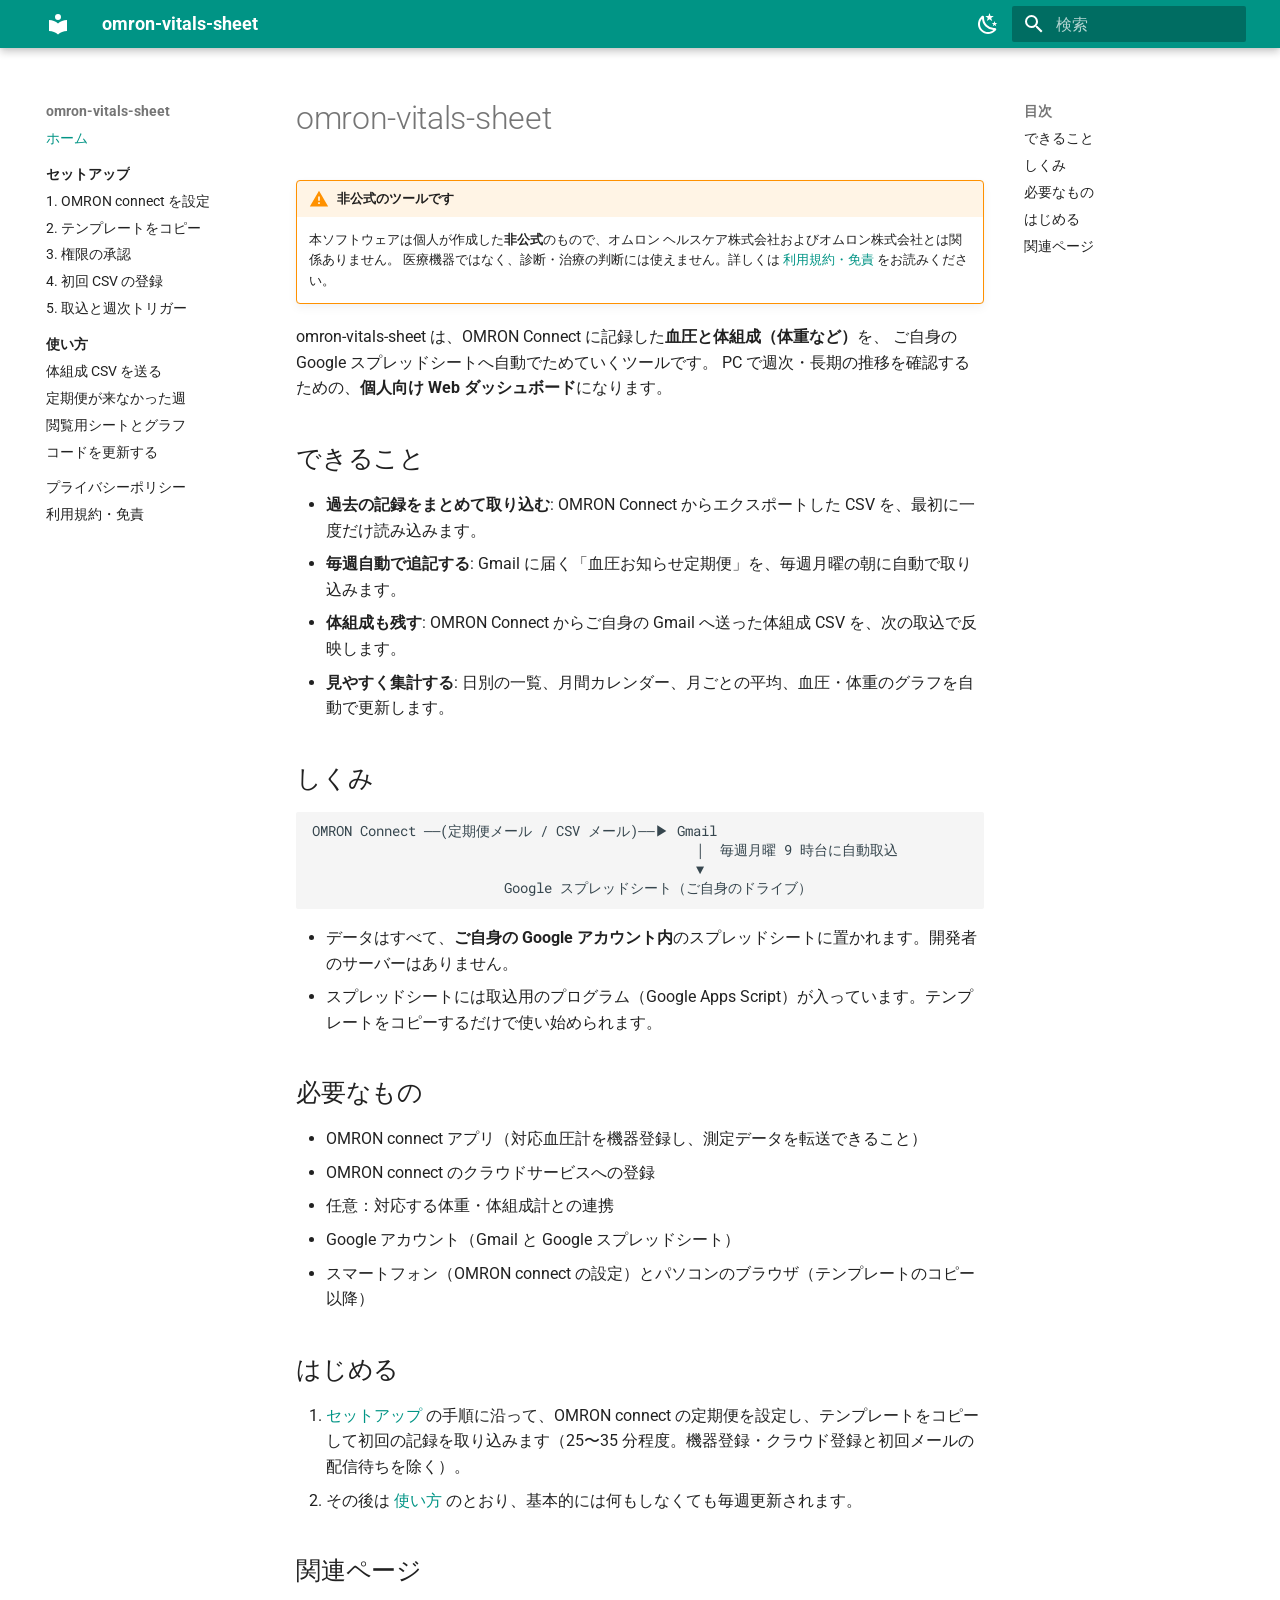
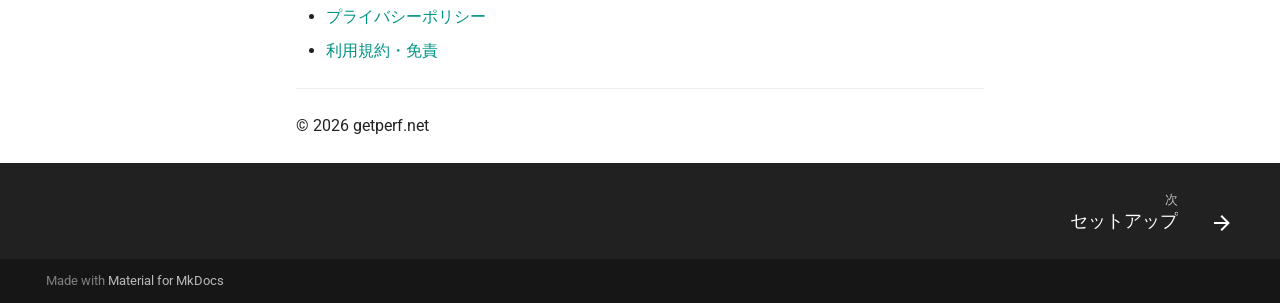
<file: index.html>
<!doctype html>
<html lang="ja" class="no-js">
  <head>
    
      <meta charset="utf-8">
      <meta name="viewport" content="width=device-width,initial-scale=1">
      
        <meta name="description" content="OMRON Connect の血圧・体組成データを Google スプレッドシートへ蓄積する非公式ツール">
      
      
      
        <link rel="canonical" href="https://vitals-sheet.getperf.net/">
      
      
      
        <link rel="next" href="setup/">
      
      
        
      
      
      <link rel="icon" href="assets/images/favicon.png">
      <meta name="generator" content="mkdocs-1.6.1, mkdocs-material-9.7.7">
    
    
      
        <title>omron-vitals-sheet</title>
      
    
    
      <link rel="stylesheet" href="assets/stylesheets/main.ec1eaa64.min.css">
      
        
        <link rel="stylesheet" href="assets/stylesheets/palette.ab4e12ef.min.css">
      
      


    
    
      
    
    
      
        
        
        <link rel="preconnect" href="https://fonts.gstatic.com" crossorigin>
        <link rel="stylesheet" href="https://fonts.googleapis.com/css?family=Roboto:300,300i,400,400i,700,700i%7CRoboto+Mono:400,400i,700,700i&display=fallback">
        <style>:root{--md-text-font:"Roboto";--md-code-font:"Roboto Mono"}</style>
      
    
    
      <link rel="stylesheet" href="stylesheets/extra.css">
    
    <script>__md_scope=new URL(".",location),__md_hash=e=>[...e].reduce(((e,_)=>(e<<5)-e+_.charCodeAt(0)),0),__md_get=(e,_=localStorage,t=__md_scope)=>JSON.parse(_.getItem(t.pathname+"."+e)),__md_set=(e,_,t=localStorage,a=__md_scope)=>{try{t.setItem(a.pathname+"."+e,JSON.stringify(_))}catch(e){}}</script>
    
      

    
    
  </head>
  
  
    
    
      
    
    
    
    
    <body dir="ltr" data-md-color-scheme="default" data-md-color-primary="teal" data-md-color-accent="teal">
  
    
    <input class="md-toggle" data-md-toggle="drawer" type="checkbox" id="__drawer" autocomplete="off">
    <input class="md-toggle" data-md-toggle="search" type="checkbox" id="__search" autocomplete="off">
    <label class="md-overlay" for="__drawer"></label>
    <div data-md-component="skip">
      
        
        <a href="#omron-vitals-sheet" class="md-skip">
          コンテンツにスキップ
        </a>
      
    </div>
    <div data-md-component="announce">
      
    </div>
    
    
      

  

<header class="md-header md-header--shadow" data-md-component="header">
  <nav class="md-header__inner md-grid" aria-label="ヘッダー">
    <a href="." title="omron-vitals-sheet" class="md-header__button md-logo" aria-label="omron-vitals-sheet" data-md-component="logo">
      
  
  <svg xmlns="http://www.w3.org/2000/svg" viewBox="0 0 24 24"><path d="M12 8a3 3 0 0 0 3-3 3 3 0 0 0-3-3 3 3 0 0 0-3 3 3 3 0 0 0 3 3m0 3.54C9.64 9.35 6.5 8 3 8v11c3.5 0 6.64 1.35 9 3.54 2.36-2.19 5.5-3.54 9-3.54V8c-3.5 0-6.64 1.35-9 3.54"/></svg>

    </a>
    <label class="md-header__button md-icon" for="__drawer">
      
      <svg xmlns="http://www.w3.org/2000/svg" viewBox="0 0 24 24"><path d="M3 6h18v2H3zm0 5h18v2H3zm0 5h18v2H3z"/></svg>
    </label>
    <div class="md-header__title" data-md-component="header-title">
      <div class="md-header__ellipsis">
        <div class="md-header__topic">
          <span class="md-ellipsis">
            omron-vitals-sheet
          </span>
        </div>
        <div class="md-header__topic" data-md-component="header-topic">
          <span class="md-ellipsis">
            
              ホーム
            
          </span>
        </div>
      </div>
    </div>
    
      
        <form class="md-header__option" data-md-component="palette">
  
    
    
    
    <input class="md-option" data-md-color-media="" data-md-color-scheme="default" data-md-color-primary="teal" data-md-color-accent="teal"  aria-label="ダークモードに切り替え"  type="radio" name="__palette" id="__palette_0">
    
      <label class="md-header__button md-icon" title="ダークモードに切り替え" for="__palette_1" hidden>
        <svg xmlns="http://www.w3.org/2000/svg" viewBox="0 0 24 24"><path d="m17.75 4.09-2.53 1.94.91 3.06-2.63-1.81-2.63 1.81.91-3.06-2.53-1.94L12.44 4l1.06-3 1.06 3zm3.5 6.91-1.64 1.25.59 1.98-1.7-1.17-1.7 1.17.59-1.98L15.75 11l2.06-.05L18.5 9l.69 1.95zm-2.28 4.95c.83-.08 1.72 1.1 1.19 1.85-.32.45-.66.87-1.08 1.27C15.17 23 8.84 23 4.94 19.07c-3.91-3.9-3.91-10.24 0-14.14.4-.4.82-.76 1.27-1.08.75-.53 1.93.36 1.85 1.19-.27 2.86.69 5.83 2.89 8.02a9.96 9.96 0 0 0 8.02 2.89m-1.64 2.02a12.08 12.08 0 0 1-7.8-3.47c-2.17-2.19-3.33-5-3.49-7.82-2.81 3.14-2.7 7.96.31 10.98 3.02 3.01 7.84 3.12 10.98.31"/></svg>
      </label>
    
  
    
    
    
    <input class="md-option" data-md-color-media="" data-md-color-scheme="slate" data-md-color-primary="teal" data-md-color-accent="teal"  aria-label="ライトモードに切り替え"  type="radio" name="__palette" id="__palette_1">
    
      <label class="md-header__button md-icon" title="ライトモードに切り替え" for="__palette_0" hidden>
        <svg xmlns="http://www.w3.org/2000/svg" viewBox="0 0 24 24"><path d="M12 7a5 5 0 0 1 5 5 5 5 0 0 1-5 5 5 5 0 0 1-5-5 5 5 0 0 1 5-5m0 2a3 3 0 0 0-3 3 3 3 0 0 0 3 3 3 3 0 0 0 3-3 3 3 0 0 0-3-3m0-7 2.39 3.42C13.65 5.15 12.84 5 12 5s-1.65.15-2.39.42zM3.34 7l4.16-.35A7.2 7.2 0 0 0 5.94 8.5c-.44.74-.69 1.5-.83 2.29zm.02 10 1.76-3.77a7.131 7.131 0 0 0 2.38 4.14zM20.65 7l-1.77 3.79a7.02 7.02 0 0 0-2.38-4.15zm-.01 10-4.14.36c.59-.51 1.12-1.14 1.54-1.86.42-.73.69-1.5.83-2.29zM12 22l-2.41-3.44c.74.27 1.55.44 2.41.44.82 0 1.63-.17 2.37-.44z"/></svg>
      </label>
    
  
</form>
      
    
    
      <script>var palette=__md_get("__palette");if(palette&&palette.color){if("(prefers-color-scheme)"===palette.color.media){var media=matchMedia("(prefers-color-scheme: light)"),input=document.querySelector(media.matches?"[data-md-color-media='(prefers-color-scheme: light)']":"[data-md-color-media='(prefers-color-scheme: dark)']");palette.color.media=input.getAttribute("data-md-color-media"),palette.color.scheme=input.getAttribute("data-md-color-scheme"),palette.color.primary=input.getAttribute("data-md-color-primary"),palette.color.accent=input.getAttribute("data-md-color-accent")}for(var[key,value]of Object.entries(palette.color))document.body.setAttribute("data-md-color-"+key,value)}</script>
    
    
    
      
      
        <label class="md-header__button md-icon" for="__search">
          
          <svg xmlns="http://www.w3.org/2000/svg" viewBox="0 0 24 24"><path d="M9.5 3A6.5 6.5 0 0 1 16 9.5c0 1.61-.59 3.09-1.56 4.23l.27.27h.79l5 5-1.5 1.5-5-5v-.79l-.27-.27A6.52 6.52 0 0 1 9.5 16 6.5 6.5 0 0 1 3 9.5 6.5 6.5 0 0 1 9.5 3m0 2C7 5 5 7 5 9.5S7 14 9.5 14 14 12 14 9.5 12 5 9.5 5"/></svg>
        </label>
        <div class="md-search" data-md-component="search" role="dialog">
  <label class="md-search__overlay" for="__search"></label>
  <div class="md-search__inner" role="search">
    <form class="md-search__form" name="search">
      <input type="text" class="md-search__input" name="query" aria-label="検索" placeholder="検索" autocapitalize="off" autocorrect="off" autocomplete="off" spellcheck="false" data-md-component="search-query" required>
      <label class="md-search__icon md-icon" for="__search">
        
        <svg xmlns="http://www.w3.org/2000/svg" viewBox="0 0 24 24"><path d="M9.5 3A6.5 6.5 0 0 1 16 9.5c0 1.61-.59 3.09-1.56 4.23l.27.27h.79l5 5-1.5 1.5-5-5v-.79l-.27-.27A6.52 6.52 0 0 1 9.5 16 6.5 6.5 0 0 1 3 9.5 6.5 6.5 0 0 1 9.5 3m0 2C7 5 5 7 5 9.5S7 14 9.5 14 14 12 14 9.5 12 5 9.5 5"/></svg>
        
        <svg xmlns="http://www.w3.org/2000/svg" viewBox="0 0 24 24"><path d="M20 11v2H8l5.5 5.5-1.42 1.42L4.16 12l7.92-7.92L13.5 5.5 8 11z"/></svg>
      </label>
      <nav class="md-search__options" aria-label="検索">
        
        <button type="reset" class="md-search__icon md-icon" title="クリア" aria-label="クリア" tabindex="-1">
          
          <svg xmlns="http://www.w3.org/2000/svg" viewBox="0 0 24 24"><path d="M19 6.41 17.59 5 12 10.59 6.41 5 5 6.41 10.59 12 5 17.59 6.41 19 12 13.41 17.59 19 19 17.59 13.41 12z"/></svg>
        </button>
      </nav>
      
    </form>
    <div class="md-search__output">
      <div class="md-search__scrollwrap" tabindex="0" data-md-scrollfix>
        <div class="md-search-result" data-md-component="search-result">
          <div class="md-search-result__meta">
            検索を初期化
          </div>
          <ol class="md-search-result__list" role="presentation"></ol>
        </div>
      </div>
    </div>
  </div>
</div>
      
    
    
  </nav>
  
</header>
    
    <div class="md-container" data-md-component="container">
      
      
        
          
        
      
      <main class="md-main" data-md-component="main">
        <div class="md-main__inner md-grid">
          
            
              
              <div class="md-sidebar md-sidebar--primary" data-md-component="sidebar" data-md-type="navigation" >
                <div class="md-sidebar__scrollwrap">
                  <div class="md-sidebar__inner">
                    



<nav class="md-nav md-nav--primary" aria-label="ナビゲーション" data-md-level="0">
  <label class="md-nav__title" for="__drawer">
    <a href="." title="omron-vitals-sheet" class="md-nav__button md-logo" aria-label="omron-vitals-sheet" data-md-component="logo">
      
  
  <svg xmlns="http://www.w3.org/2000/svg" viewBox="0 0 24 24"><path d="M12 8a3 3 0 0 0 3-3 3 3 0 0 0-3-3 3 3 0 0 0-3 3 3 3 0 0 0 3 3m0 3.54C9.64 9.35 6.5 8 3 8v11c3.5 0 6.64 1.35 9 3.54 2.36-2.19 5.5-3.54 9-3.54V8c-3.5 0-6.64 1.35-9 3.54"/></svg>

    </a>
    omron-vitals-sheet
  </label>
  
  <ul class="md-nav__list" data-md-scrollfix>
    
      
      
  
  
    
  
  
  
    <li class="md-nav__item md-nav__item--active">
      
      <input class="md-nav__toggle md-toggle" type="checkbox" id="__toc">
      
      
        
      
      
        <label class="md-nav__link md-nav__link--active" for="__toc">
          
  
  
  <span class="md-ellipsis">
    
  
    ホーム
  

    
  </span>
  
  

          <span class="md-nav__icon md-icon"></span>
        </label>
      
      <a href="." class="md-nav__link md-nav__link--active">
        
  
  
  <span class="md-ellipsis">
    
  
    ホーム
  

    
  </span>
  
  

      </a>
      
        

<nav class="md-nav md-nav--secondary" aria-label="目次">
  
  
  
    
  
  
    <label class="md-nav__title" for="__toc">
      <span class="md-nav__icon md-icon"></span>
      目次
    </label>
    <ul class="md-nav__list" data-md-component="toc" data-md-scrollfix>
      
        <li class="md-nav__item">
  <a href="#_1" class="md-nav__link">
    <span class="md-ellipsis">
      
        できること
      
    </span>
  </a>
  
</li>
      
        <li class="md-nav__item">
  <a href="#_2" class="md-nav__link">
    <span class="md-ellipsis">
      
        しくみ
      
    </span>
  </a>
  
</li>
      
        <li class="md-nav__item">
  <a href="#_3" class="md-nav__link">
    <span class="md-ellipsis">
      
        必要なもの
      
    </span>
  </a>
  
</li>
      
        <li class="md-nav__item">
  <a href="#_4" class="md-nav__link">
    <span class="md-ellipsis">
      
        はじめる
      
    </span>
  </a>
  
</li>
      
        <li class="md-nav__item">
  <a href="#_5" class="md-nav__link">
    <span class="md-ellipsis">
      
        関連ページ
      
    </span>
  </a>
  
</li>
      
    </ul>
  
</nav>
      
    </li>
  

    
      
      
  
  
  
  
    
    
      
        
          
        
      
        
      
        
      
        
      
        
      
        
      
    
    
    
      
        
        
      
    
    
    <li class="md-nav__item md-nav__item--section md-nav__item--nested">
      
        
        
        <input class="md-nav__toggle md-toggle " type="checkbox" id="__nav_2" >
        
          
          <div class="md-nav__link md-nav__container">
            <a href="setup/" class="md-nav__link ">
              
  
  
  <span class="md-ellipsis">
    
  
    セットアップ
  

    
  </span>
  
  

            </a>
            
              
              <label class="md-nav__link " for="__nav_2" id="__nav_2_label" tabindex="">
                <span class="md-nav__icon md-icon"></span>
              </label>
            
          </div>
        
        <nav class="md-nav" data-md-level="1" aria-labelledby="__nav_2_label" aria-expanded="false">
          <label class="md-nav__title" for="__nav_2">
            <span class="md-nav__icon md-icon"></span>
            
  
    セットアップ
  

          </label>
          <ul class="md-nav__list" data-md-scrollfix>
            
              
            
              
                
  
  
  
  
    <li class="md-nav__item">
      <a href="setup/omron-connect/" class="md-nav__link">
        
  
  
  <span class="md-ellipsis">
    
  
    1. OMRON connect を設定
  

    
  </span>
  
  

      </a>
    </li>
  

              
            
              
                
  
  
  
  
    <li class="md-nav__item">
      <a href="setup/copy-template/" class="md-nav__link">
        
  
  
  <span class="md-ellipsis">
    
  
    2. テンプレートをコピー
  

    
  </span>
  
  

      </a>
    </li>
  

              
            
              
                
  
  
  
  
    <li class="md-nav__item">
      <a href="setup/authorize/" class="md-nav__link">
        
  
  
  <span class="md-ellipsis">
    
  
    3. 権限の承認
  

    
  </span>
  
  

      </a>
    </li>
  

              
            
              
                
  
  
  
  
    <li class="md-nav__item">
      <a href="setup/initial-csv/" class="md-nav__link">
        
  
  
  <span class="md-ellipsis">
    
  
    4. 初回 CSV の登録
  

    
  </span>
  
  

      </a>
    </li>
  

              
            
              
                
  
  
  
  
    <li class="md-nav__item">
      <a href="setup/first-sync/" class="md-nav__link">
        
  
  
  <span class="md-ellipsis">
    
  
    5. 取込と週次トリガー
  

    
  </span>
  
  

      </a>
    </li>
  

              
            
          </ul>
        </nav>
      
    </li>
  

    
      
      
  
  
  
  
    
    
      
        
          
        
      
        
      
        
      
        
      
        
      
    
    
    
      
        
        
      
    
    
    <li class="md-nav__item md-nav__item--section md-nav__item--nested">
      
        
        
        <input class="md-nav__toggle md-toggle " type="checkbox" id="__nav_3" >
        
          
          <div class="md-nav__link md-nav__container">
            <a href="usage/" class="md-nav__link ">
              
  
  
  <span class="md-ellipsis">
    
  
    使い方
  

    
  </span>
  
  

            </a>
            
              
              <label class="md-nav__link " for="__nav_3" id="__nav_3_label" tabindex="">
                <span class="md-nav__icon md-icon"></span>
              </label>
            
          </div>
        
        <nav class="md-nav" data-md-level="1" aria-labelledby="__nav_3_label" aria-expanded="false">
          <label class="md-nav__title" for="__nav_3">
            <span class="md-nav__icon md-icon"></span>
            
  
    使い方
  

          </label>
          <ul class="md-nav__list" data-md-scrollfix>
            
              
            
              
                
  
  
  
  
    <li class="md-nav__item">
      <a href="usage/body-csv/" class="md-nav__link">
        
  
  
  <span class="md-ellipsis">
    
  
    体組成 CSV を送る
  

    
  </span>
  
  

      </a>
    </li>
  

              
            
              
                
  
  
  
  
    <li class="md-nav__item">
      <a href="usage/manual-fill/" class="md-nav__link">
        
  
  
  <span class="md-ellipsis">
    
  
    定期便が来なかった週
  

    
  </span>
  
  

      </a>
    </li>
  

              
            
              
                
  
  
  
  
    <li class="md-nav__item">
      <a href="usage/dashboard/" class="md-nav__link">
        
  
  
  <span class="md-ellipsis">
    
  
    閲覧用シートとグラフ
  

    
  </span>
  
  

      </a>
    </li>
  

              
            
              
                
  
  
  
  
    <li class="md-nav__item">
      <a href="usage/update/" class="md-nav__link">
        
  
  
  <span class="md-ellipsis">
    
  
    コードを更新する
  

    
  </span>
  
  

      </a>
    </li>
  

              
            
          </ul>
        </nav>
      
    </li>
  

    
      
      
  
  
  
  
    <li class="md-nav__item">
      <a href="privacy/" class="md-nav__link">
        
  
  
  <span class="md-ellipsis">
    
  
    プライバシーポリシー
  

    
  </span>
  
  

      </a>
    </li>
  

    
      
      
  
  
  
  
    <li class="md-nav__item">
      <a href="terms/" class="md-nav__link">
        
  
  
  <span class="md-ellipsis">
    
  
    利用規約・免責
  

    
  </span>
  
  

      </a>
    </li>
  

    
  </ul>
</nav>
                  </div>
                </div>
              </div>
            
            
              
              <div class="md-sidebar md-sidebar--secondary" data-md-component="sidebar" data-md-type="toc" >
                <div class="md-sidebar__scrollwrap">
                  <div class="md-sidebar__inner">
                    

<nav class="md-nav md-nav--secondary" aria-label="目次">
  
  
  
    
  
  
    <label class="md-nav__title" for="__toc">
      <span class="md-nav__icon md-icon"></span>
      目次
    </label>
    <ul class="md-nav__list" data-md-component="toc" data-md-scrollfix>
      
        <li class="md-nav__item">
  <a href="#_1" class="md-nav__link">
    <span class="md-ellipsis">
      
        できること
      
    </span>
  </a>
  
</li>
      
        <li class="md-nav__item">
  <a href="#_2" class="md-nav__link">
    <span class="md-ellipsis">
      
        しくみ
      
    </span>
  </a>
  
</li>
      
        <li class="md-nav__item">
  <a href="#_3" class="md-nav__link">
    <span class="md-ellipsis">
      
        必要なもの
      
    </span>
  </a>
  
</li>
      
        <li class="md-nav__item">
  <a href="#_4" class="md-nav__link">
    <span class="md-ellipsis">
      
        はじめる
      
    </span>
  </a>
  
</li>
      
        <li class="md-nav__item">
  <a href="#_5" class="md-nav__link">
    <span class="md-ellipsis">
      
        関連ページ
      
    </span>
  </a>
  
</li>
      
    </ul>
  
</nav>
                  </div>
                </div>
              </div>
            
          
          
            <div class="md-content" data-md-component="content">
              
              <article class="md-content__inner md-typeset">
                
                  



<h1 id="omron-vitals-sheet">omron-vitals-sheet<a class="headerlink" href="#omron-vitals-sheet" title="Permanent link">&para;</a></h1>
<div class="admonition warning">
<p class="admonition-title">非公式のツールです</p>
<p>本ソフトウェアは個人が作成した<strong>非公式</strong>のもので、オムロン ヘルスケア株式会社およびオムロン株式会社とは関係ありません。
医療機器ではなく、診断・治療の判断には使えません。詳しくは <a href="terms/">利用規約・免責</a> をお読みください。</p>
</div>
<p>omron-vitals-sheet は、OMRON Connect に記録した<strong>血圧と体組成（体重など）</strong>を、
ご自身の Google スプレッドシートへ自動でためていくツールです。
PC で週次・長期の推移を確認するための、<strong>個人向け Web ダッシュボード</strong>になります。</p>
<h2 id="_1">できること<a class="headerlink" href="#_1" title="Permanent link">&para;</a></h2>
<ul>
<li><strong>過去の記録をまとめて取り込む</strong>: OMRON Connect からエクスポートした CSV を、最初に一度だけ読み込みます。</li>
<li><strong>毎週自動で追記する</strong>: Gmail に届く「血圧お知らせ定期便」を、毎週月曜の朝に自動で取り込みます。</li>
<li><strong>体組成も残す</strong>: OMRON Connect からご自身の Gmail へ送った体組成 CSV を、次の取込で反映します。</li>
<li><strong>見やすく集計する</strong>: 日別の一覧、月間カレンダー、月ごとの平均、血圧・体重のグラフを自動で更新します。</li>
</ul>
<h2 id="_2">しくみ<a class="headerlink" href="#_2" title="Permanent link">&para;</a></h2>
<pre><code>OMRON Connect ──(定期便メール / CSV メール)──▶ Gmail
                                                │  毎週月曜 9 時台に自動取込
                                                ▼
                        Google スプレッドシート（ご自身のドライブ）
</code></pre>
<ul>
<li>データはすべて、<strong>ご自身の Google アカウント内</strong>のスプレッドシートに置かれます。開発者のサーバーはありません。</li>
<li>スプレッドシートには取込用のプログラム（Google Apps Script）が入っています。テンプレートをコピーするだけで使い始められます。</li>
</ul>
<h2 id="_3">必要なもの<a class="headerlink" href="#_3" title="Permanent link">&para;</a></h2>
<ul>
<li>OMRON connect アプリ（対応血圧計を機器登録し、測定データを転送できること）</li>
<li>OMRON connect のクラウドサービスへの登録</li>
<li>任意：対応する体重・体組成計との連携</li>
<li>Google アカウント（Gmail と Google スプレッドシート）</li>
<li>スマートフォン（OMRON connect の設定）とパソコンのブラウザ（テンプレートのコピー以降）</li>
</ul>
<h2 id="_4">はじめる<a class="headerlink" href="#_4" title="Permanent link">&para;</a></h2>
<ol>
<li><a href="setup/">セットアップ</a> の手順に沿って、OMRON connect の定期便を設定し、テンプレートをコピーして初回の記録を取り込みます（25〜35 分程度。機器登録・クラウド登録と初回メールの配信待ちを除く）。</li>
<li>その後は <a href="usage/">使い方</a> のとおり、基本的には何もしなくても毎週更新されます。</li>
</ol>
<h2 id="_5">関連ページ<a class="headerlink" href="#_5" title="Permanent link">&para;</a></h2>
<ul>
<li><a href="privacy/">プライバシーポリシー</a></li>
<li><a href="terms/">利用規約・免責</a></li>
</ul>
<hr />
<p>© 2026 getperf.net</p>












                
              </article>
            </div>
          
          
<script>var target=document.getElementById(location.hash.slice(1));target&&target.name&&(target.checked=target.name.startsWith("__tabbed_"))</script>
        </div>
        
      </main>
      
        <footer class="md-footer">
  
    
      
      <nav class="md-footer__inner md-grid" aria-label="フッター" >
        
        
          
          <a href="setup/" class="md-footer__link md-footer__link--next" aria-label="次: セットアップ">
            <div class="md-footer__title">
              <span class="md-footer__direction">
                次
              </span>
              <div class="md-ellipsis">
                セットアップ
              </div>
            </div>
            <div class="md-footer__button md-icon">
              
              <svg xmlns="http://www.w3.org/2000/svg" viewBox="0 0 24 24"><path d="M4 11v2h12l-5.5 5.5 1.42 1.42L19.84 12l-7.92-7.92L10.5 5.5 16 11z"/></svg>
            </div>
          </a>
        
      </nav>
    
  
  <div class="md-footer-meta md-typeset">
    <div class="md-footer-meta__inner md-grid">
      <div class="md-copyright">
  
  
    Made with
    <a href="https://squidfunk.github.io/mkdocs-material/" target="_blank" rel="noopener">
      Material for MkDocs
    </a>
  
</div>
      
    </div>
  </div>
</footer>
      
    </div>
    <div class="md-dialog" data-md-component="dialog">
      <div class="md-dialog__inner md-typeset"></div>
    </div>
    
    
    
      
      
      <script id="__config" type="application/json">{"annotate": null, "base": ".", "features": ["navigation.footer", "navigation.sections", "navigation.indexes"], "search": "assets/javascripts/workers/search.2c215733.min.js", "tags": null, "translations": {"clipboard.copied": "\u30b3\u30d4\u30fc\u3057\u307e\u3057\u305f", "clipboard.copy": "\u30af\u30ea\u30c3\u30d7\u30dc\u30fc\u30c9\u3078\u30b3\u30d4\u30fc", "search.result.more.one": "\u3053\u306e\u30da\u30fc\u30b8\u5185\u306b\u3082\u30461\u4ef6\u898b\u3064\u304b\u308a\u307e\u3057\u305f", "search.result.more.other": "\u3053\u306e\u30da\u30fc\u30b8\u5185\u306b\u3042\u3068#\u4ef6\u898b\u3064\u304b\u308a\u307e\u3057\u305f", "search.result.none": "\u4f55\u3082\u898b\u3064\u304b\u308a\u307e\u305b\u3093\u3067\u3057\u305f", "search.result.one": "1\u4ef6\u898b\u3064\u304b\u308a\u307e\u3057\u305f", "search.result.other": "#\u4ef6\u898b\u3064\u304b\u308a\u307e\u3057\u305f", "search.result.placeholder": "\u691c\u7d22\u30ad\u30fc\u30ef\u30fc\u30c9\u3092\u5165\u529b\u3057\u3066\u304f\u3060\u3055\u3044", "search.result.term.missing": "\u691c\u7d22\u306b\u542b\u307e\u308c\u306a\u3044", "select.version": "\u30d0\u30fc\u30b8\u30e7\u30f3\u5207\u308a\u66ff\u3048"}, "version": null}</script>
    
    
      <script src="assets/javascripts/bundle.d7400e89.min.js"></script>
      
    
  </body>
</html>
</file>
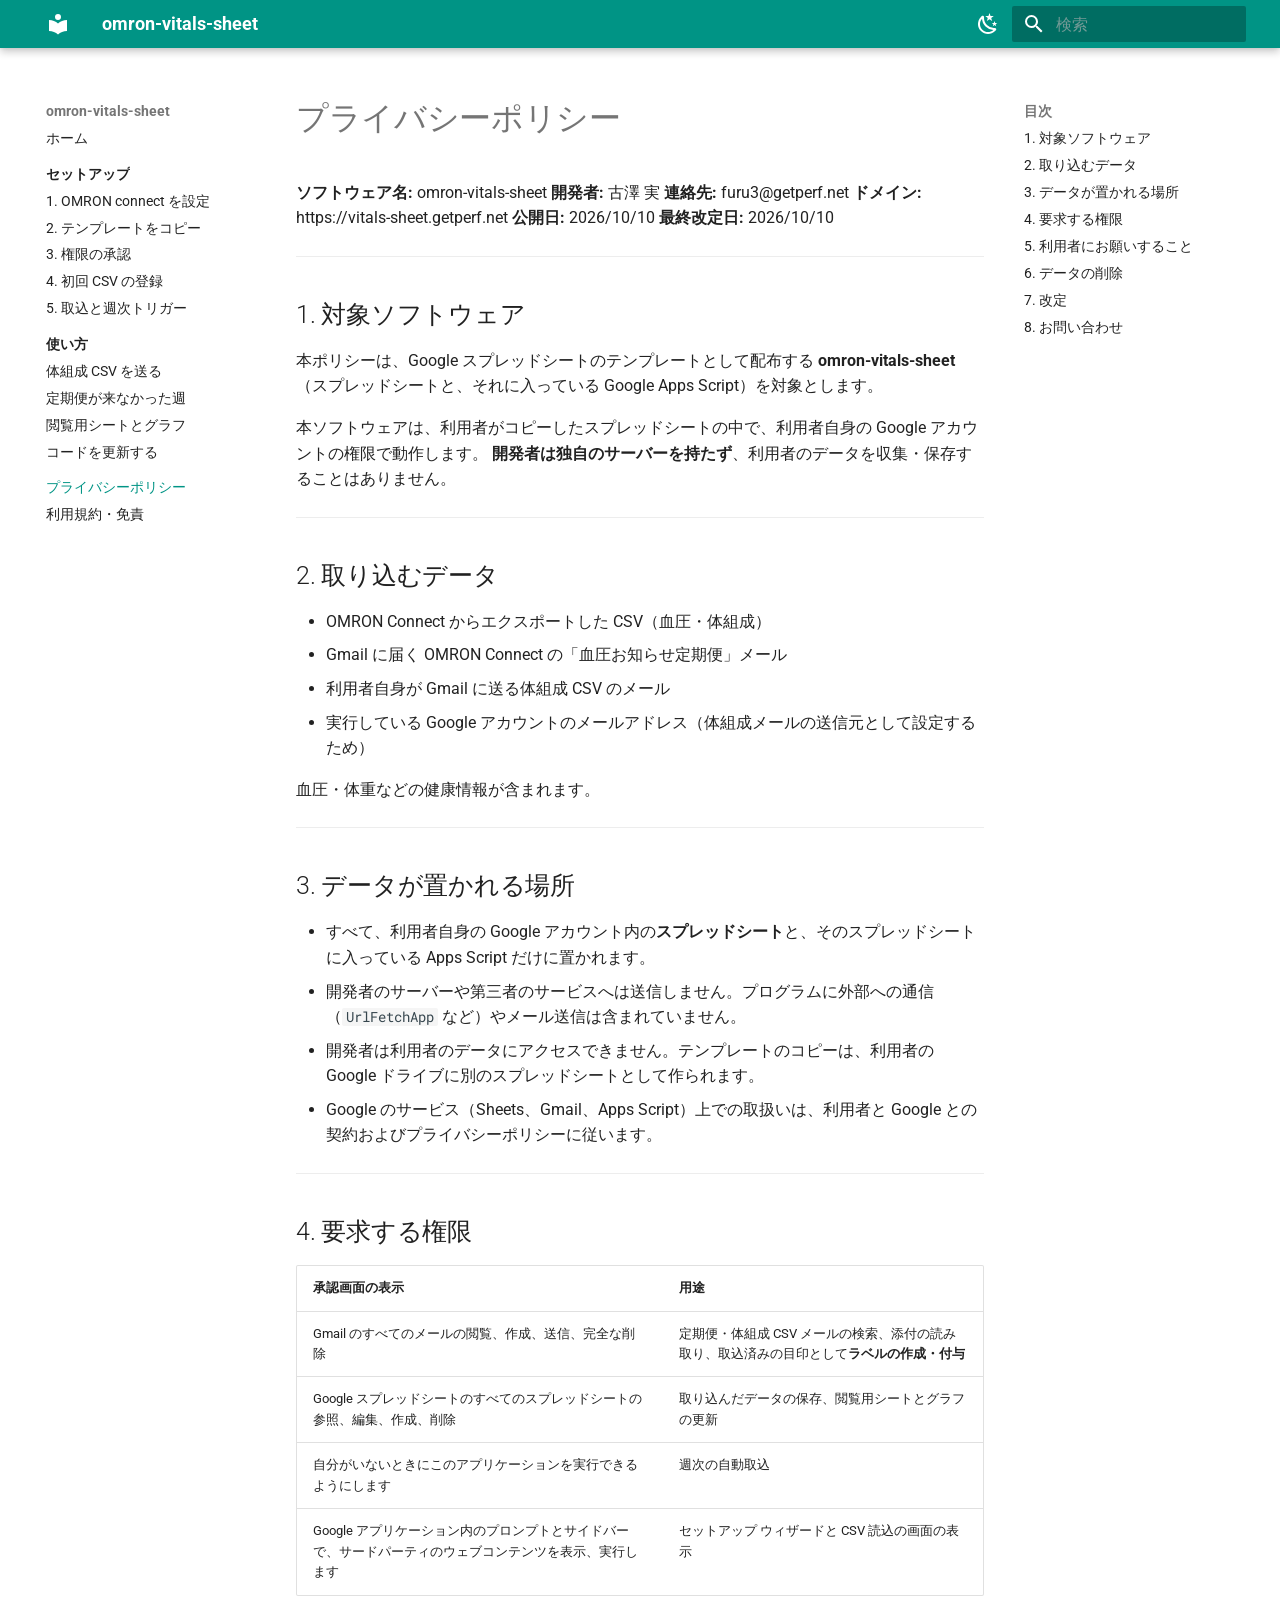
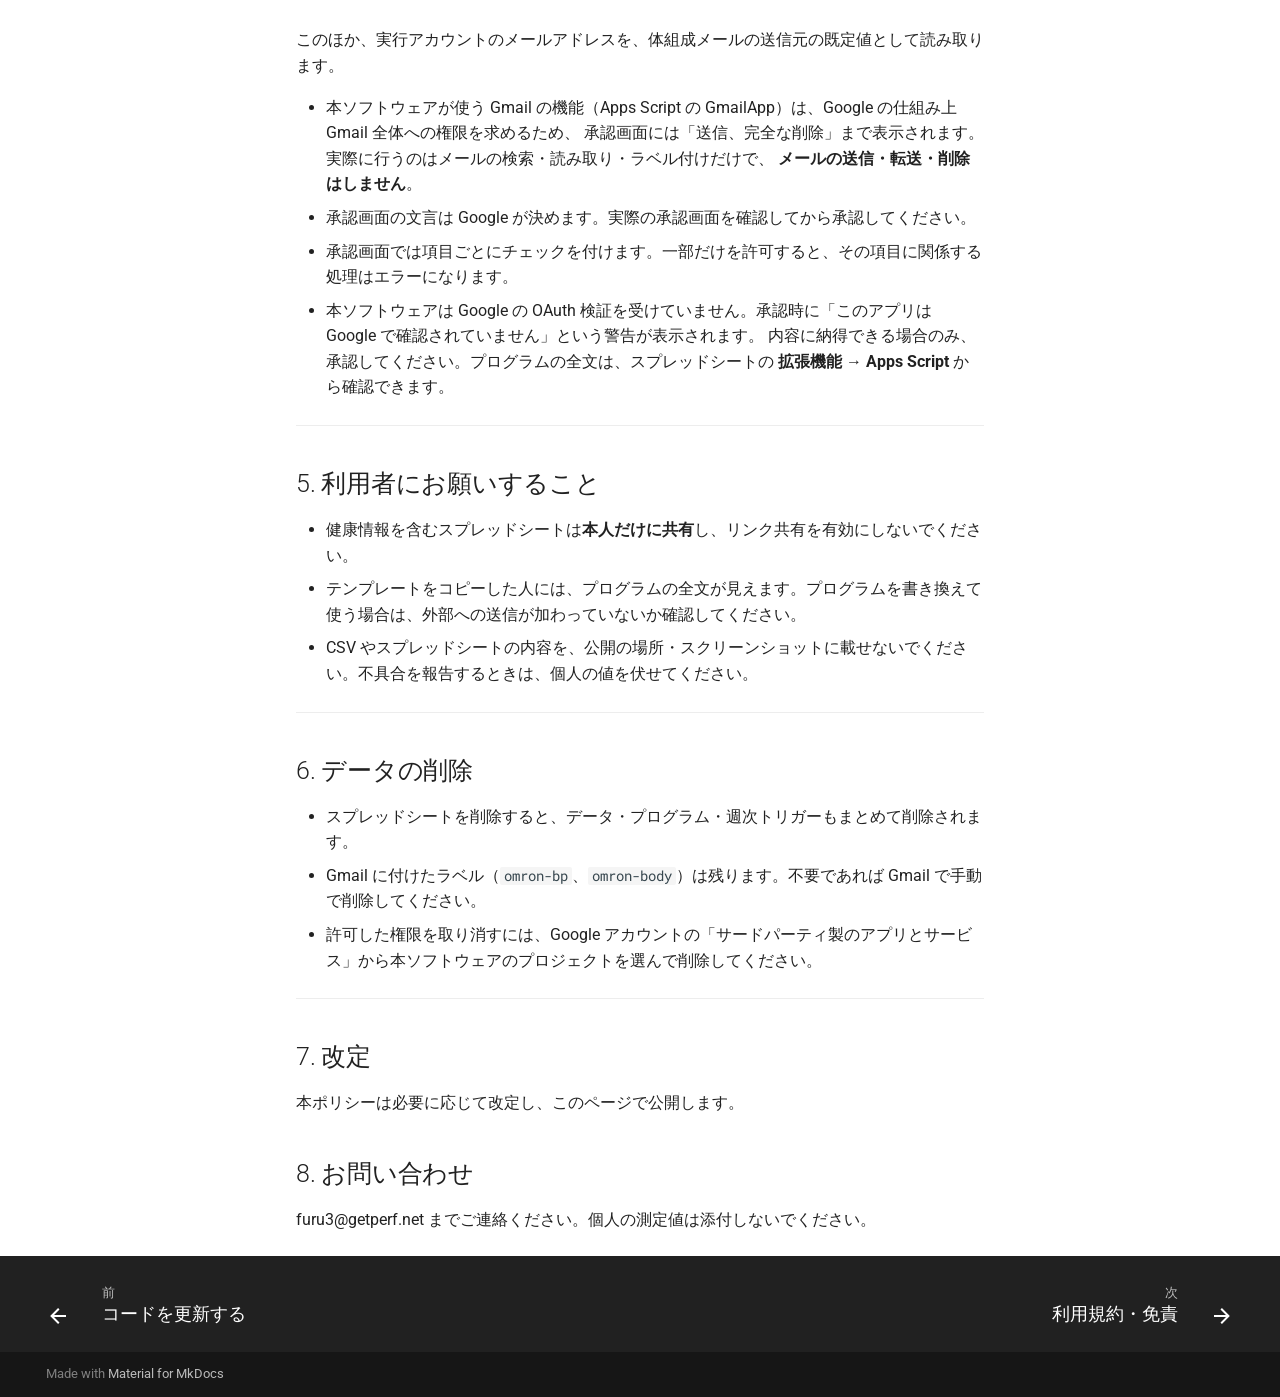
<file: privacy/index.html>
<!doctype html>
<html lang="ja" class="no-js">
  <head>
    
      <meta charset="utf-8">
      <meta name="viewport" content="width=device-width,initial-scale=1">
      
        <meta name="description" content="OMRON Connect の血圧・体組成データを Google スプレッドシートへ蓄積する非公式ツール">
      
      
      
        <link rel="canonical" href="https://vitals-sheet.getperf.net/privacy/">
      
      
        <link rel="prev" href="../usage/update/">
      
      
        <link rel="next" href="../terms/">
      
      
        
      
      
      <link rel="icon" href="../assets/images/favicon.png">
      <meta name="generator" content="mkdocs-1.6.1, mkdocs-material-9.7.7">
    
    
      
        <title>プライバシーポリシー - omron-vitals-sheet</title>
      
    
    
      <link rel="stylesheet" href="../assets/stylesheets/main.ec1eaa64.min.css">
      
        
        <link rel="stylesheet" href="../assets/stylesheets/palette.ab4e12ef.min.css">
      
      


    
    
      
    
    
      
        
        
        <link rel="preconnect" href="https://fonts.gstatic.com" crossorigin>
        <link rel="stylesheet" href="https://fonts.googleapis.com/css?family=Roboto:300,300i,400,400i,700,700i%7CRoboto+Mono:400,400i,700,700i&display=fallback">
        <style>:root{--md-text-font:"Roboto";--md-code-font:"Roboto Mono"}</style>
      
    
    
      <link rel="stylesheet" href="../stylesheets/extra.css">
    
    <script>__md_scope=new URL("..",location),__md_hash=e=>[...e].reduce(((e,_)=>(e<<5)-e+_.charCodeAt(0)),0),__md_get=(e,_=localStorage,t=__md_scope)=>JSON.parse(_.getItem(t.pathname+"."+e)),__md_set=(e,_,t=localStorage,a=__md_scope)=>{try{t.setItem(a.pathname+"."+e,JSON.stringify(_))}catch(e){}}</script>
    
      

    
    
  </head>
  
  
    
    
      
    
    
    
    
    <body dir="ltr" data-md-color-scheme="default" data-md-color-primary="teal" data-md-color-accent="teal">
  
    
    <input class="md-toggle" data-md-toggle="drawer" type="checkbox" id="__drawer" autocomplete="off">
    <input class="md-toggle" data-md-toggle="search" type="checkbox" id="__search" autocomplete="off">
    <label class="md-overlay" for="__drawer"></label>
    <div data-md-component="skip">
      
        
        <a href="#_1" class="md-skip">
          コンテンツにスキップ
        </a>
      
    </div>
    <div data-md-component="announce">
      
    </div>
    
    
      

  

<header class="md-header md-header--shadow" data-md-component="header">
  <nav class="md-header__inner md-grid" aria-label="ヘッダー">
    <a href=".." title="omron-vitals-sheet" class="md-header__button md-logo" aria-label="omron-vitals-sheet" data-md-component="logo">
      
  
  <svg xmlns="http://www.w3.org/2000/svg" viewBox="0 0 24 24"><path d="M12 8a3 3 0 0 0 3-3 3 3 0 0 0-3-3 3 3 0 0 0-3 3 3 3 0 0 0 3 3m0 3.54C9.64 9.35 6.5 8 3 8v11c3.5 0 6.64 1.35 9 3.54 2.36-2.19 5.5-3.54 9-3.54V8c-3.5 0-6.64 1.35-9 3.54"/></svg>

    </a>
    <label class="md-header__button md-icon" for="__drawer">
      
      <svg xmlns="http://www.w3.org/2000/svg" viewBox="0 0 24 24"><path d="M3 6h18v2H3zm0 5h18v2H3zm0 5h18v2H3z"/></svg>
    </label>
    <div class="md-header__title" data-md-component="header-title">
      <div class="md-header__ellipsis">
        <div class="md-header__topic">
          <span class="md-ellipsis">
            omron-vitals-sheet
          </span>
        </div>
        <div class="md-header__topic" data-md-component="header-topic">
          <span class="md-ellipsis">
            
              プライバシーポリシー
            
          </span>
        </div>
      </div>
    </div>
    
      
        <form class="md-header__option" data-md-component="palette">
  
    
    
    
    <input class="md-option" data-md-color-media="" data-md-color-scheme="default" data-md-color-primary="teal" data-md-color-accent="teal"  aria-label="ダークモードに切り替え"  type="radio" name="__palette" id="__palette_0">
    
      <label class="md-header__button md-icon" title="ダークモードに切り替え" for="__palette_1" hidden>
        <svg xmlns="http://www.w3.org/2000/svg" viewBox="0 0 24 24"><path d="m17.75 4.09-2.53 1.94.91 3.06-2.63-1.81-2.63 1.81.91-3.06-2.53-1.94L12.44 4l1.06-3 1.06 3zm3.5 6.91-1.64 1.25.59 1.98-1.7-1.17-1.7 1.17.59-1.98L15.75 11l2.06-.05L18.5 9l.69 1.95zm-2.28 4.95c.83-.08 1.72 1.1 1.19 1.85-.32.45-.66.87-1.08 1.27C15.17 23 8.84 23 4.94 19.07c-3.91-3.9-3.91-10.24 0-14.14.4-.4.82-.76 1.27-1.08.75-.53 1.93.36 1.85 1.19-.27 2.86.69 5.83 2.89 8.02a9.96 9.96 0 0 0 8.02 2.89m-1.64 2.02a12.08 12.08 0 0 1-7.8-3.47c-2.17-2.19-3.33-5-3.49-7.82-2.81 3.14-2.7 7.96.31 10.98 3.02 3.01 7.84 3.12 10.98.31"/></svg>
      </label>
    
  
    
    
    
    <input class="md-option" data-md-color-media="" data-md-color-scheme="slate" data-md-color-primary="teal" data-md-color-accent="teal"  aria-label="ライトモードに切り替え"  type="radio" name="__palette" id="__palette_1">
    
      <label class="md-header__button md-icon" title="ライトモードに切り替え" for="__palette_0" hidden>
        <svg xmlns="http://www.w3.org/2000/svg" viewBox="0 0 24 24"><path d="M12 7a5 5 0 0 1 5 5 5 5 0 0 1-5 5 5 5 0 0 1-5-5 5 5 0 0 1 5-5m0 2a3 3 0 0 0-3 3 3 3 0 0 0 3 3 3 3 0 0 0 3-3 3 3 0 0 0-3-3m0-7 2.39 3.42C13.65 5.15 12.84 5 12 5s-1.65.15-2.39.42zM3.34 7l4.16-.35A7.2 7.2 0 0 0 5.94 8.5c-.44.74-.69 1.5-.83 2.29zm.02 10 1.76-3.77a7.131 7.131 0 0 0 2.38 4.14zM20.65 7l-1.77 3.79a7.02 7.02 0 0 0-2.38-4.15zm-.01 10-4.14.36c.59-.51 1.12-1.14 1.54-1.86.42-.73.69-1.5.83-2.29zM12 22l-2.41-3.44c.74.27 1.55.44 2.41.44.82 0 1.63-.17 2.37-.44z"/></svg>
      </label>
    
  
</form>
      
    
    
      <script>var palette=__md_get("__palette");if(palette&&palette.color){if("(prefers-color-scheme)"===palette.color.media){var media=matchMedia("(prefers-color-scheme: light)"),input=document.querySelector(media.matches?"[data-md-color-media='(prefers-color-scheme: light)']":"[data-md-color-media='(prefers-color-scheme: dark)']");palette.color.media=input.getAttribute("data-md-color-media"),palette.color.scheme=input.getAttribute("data-md-color-scheme"),palette.color.primary=input.getAttribute("data-md-color-primary"),palette.color.accent=input.getAttribute("data-md-color-accent")}for(var[key,value]of Object.entries(palette.color))document.body.setAttribute("data-md-color-"+key,value)}</script>
    
    
    
      
      
        <label class="md-header__button md-icon" for="__search">
          
          <svg xmlns="http://www.w3.org/2000/svg" viewBox="0 0 24 24"><path d="M9.5 3A6.5 6.5 0 0 1 16 9.5c0 1.61-.59 3.09-1.56 4.23l.27.27h.79l5 5-1.5 1.5-5-5v-.79l-.27-.27A6.52 6.52 0 0 1 9.5 16 6.5 6.5 0 0 1 3 9.5 6.5 6.5 0 0 1 9.5 3m0 2C7 5 5 7 5 9.5S7 14 9.5 14 14 12 14 9.5 12 5 9.5 5"/></svg>
        </label>
        <div class="md-search" data-md-component="search" role="dialog">
  <label class="md-search__overlay" for="__search"></label>
  <div class="md-search__inner" role="search">
    <form class="md-search__form" name="search">
      <input type="text" class="md-search__input" name="query" aria-label="検索" placeholder="検索" autocapitalize="off" autocorrect="off" autocomplete="off" spellcheck="false" data-md-component="search-query" required>
      <label class="md-search__icon md-icon" for="__search">
        
        <svg xmlns="http://www.w3.org/2000/svg" viewBox="0 0 24 24"><path d="M9.5 3A6.5 6.5 0 0 1 16 9.5c0 1.61-.59 3.09-1.56 4.23l.27.27h.79l5 5-1.5 1.5-5-5v-.79l-.27-.27A6.52 6.52 0 0 1 9.5 16 6.5 6.5 0 0 1 3 9.5 6.5 6.5 0 0 1 9.5 3m0 2C7 5 5 7 5 9.5S7 14 9.5 14 14 12 14 9.5 12 5 9.5 5"/></svg>
        
        <svg xmlns="http://www.w3.org/2000/svg" viewBox="0 0 24 24"><path d="M20 11v2H8l5.5 5.5-1.42 1.42L4.16 12l7.92-7.92L13.5 5.5 8 11z"/></svg>
      </label>
      <nav class="md-search__options" aria-label="検索">
        
        <button type="reset" class="md-search__icon md-icon" title="クリア" aria-label="クリア" tabindex="-1">
          
          <svg xmlns="http://www.w3.org/2000/svg" viewBox="0 0 24 24"><path d="M19 6.41 17.59 5 12 10.59 6.41 5 5 6.41 10.59 12 5 17.59 6.41 19 12 13.41 17.59 19 19 17.59 13.41 12z"/></svg>
        </button>
      </nav>
      
    </form>
    <div class="md-search__output">
      <div class="md-search__scrollwrap" tabindex="0" data-md-scrollfix>
        <div class="md-search-result" data-md-component="search-result">
          <div class="md-search-result__meta">
            検索を初期化
          </div>
          <ol class="md-search-result__list" role="presentation"></ol>
        </div>
      </div>
    </div>
  </div>
</div>
      
    
    
  </nav>
  
</header>
    
    <div class="md-container" data-md-component="container">
      
      
        
          
        
      
      <main class="md-main" data-md-component="main">
        <div class="md-main__inner md-grid">
          
            
              
              <div class="md-sidebar md-sidebar--primary" data-md-component="sidebar" data-md-type="navigation" >
                <div class="md-sidebar__scrollwrap">
                  <div class="md-sidebar__inner">
                    



<nav class="md-nav md-nav--primary" aria-label="ナビゲーション" data-md-level="0">
  <label class="md-nav__title" for="__drawer">
    <a href=".." title="omron-vitals-sheet" class="md-nav__button md-logo" aria-label="omron-vitals-sheet" data-md-component="logo">
      
  
  <svg xmlns="http://www.w3.org/2000/svg" viewBox="0 0 24 24"><path d="M12 8a3 3 0 0 0 3-3 3 3 0 0 0-3-3 3 3 0 0 0-3 3 3 3 0 0 0 3 3m0 3.54C9.64 9.35 6.5 8 3 8v11c3.5 0 6.64 1.35 9 3.54 2.36-2.19 5.5-3.54 9-3.54V8c-3.5 0-6.64 1.35-9 3.54"/></svg>

    </a>
    omron-vitals-sheet
  </label>
  
  <ul class="md-nav__list" data-md-scrollfix>
    
      
      
  
  
  
  
    <li class="md-nav__item">
      <a href=".." class="md-nav__link">
        
  
  
  <span class="md-ellipsis">
    
  
    ホーム
  

    
  </span>
  
  

      </a>
    </li>
  

    
      
      
  
  
  
  
    
    
      
        
          
        
      
        
      
        
      
        
      
        
      
        
      
    
    
    
      
        
        
      
    
    
    <li class="md-nav__item md-nav__item--section md-nav__item--nested">
      
        
        
        <input class="md-nav__toggle md-toggle " type="checkbox" id="__nav_2" >
        
          
          <div class="md-nav__link md-nav__container">
            <a href="../setup/" class="md-nav__link ">
              
  
  
  <span class="md-ellipsis">
    
  
    セットアップ
  

    
  </span>
  
  

            </a>
            
              
              <label class="md-nav__link " for="__nav_2" id="__nav_2_label" tabindex="">
                <span class="md-nav__icon md-icon"></span>
              </label>
            
          </div>
        
        <nav class="md-nav" data-md-level="1" aria-labelledby="__nav_2_label" aria-expanded="false">
          <label class="md-nav__title" for="__nav_2">
            <span class="md-nav__icon md-icon"></span>
            
  
    セットアップ
  

          </label>
          <ul class="md-nav__list" data-md-scrollfix>
            
              
            
              
                
  
  
  
  
    <li class="md-nav__item">
      <a href="../setup/omron-connect/" class="md-nav__link">
        
  
  
  <span class="md-ellipsis">
    
  
    1. OMRON connect を設定
  

    
  </span>
  
  

      </a>
    </li>
  

              
            
              
                
  
  
  
  
    <li class="md-nav__item">
      <a href="../setup/copy-template/" class="md-nav__link">
        
  
  
  <span class="md-ellipsis">
    
  
    2. テンプレートをコピー
  

    
  </span>
  
  

      </a>
    </li>
  

              
            
              
                
  
  
  
  
    <li class="md-nav__item">
      <a href="../setup/authorize/" class="md-nav__link">
        
  
  
  <span class="md-ellipsis">
    
  
    3. 権限の承認
  

    
  </span>
  
  

      </a>
    </li>
  

              
            
              
                
  
  
  
  
    <li class="md-nav__item">
      <a href="../setup/initial-csv/" class="md-nav__link">
        
  
  
  <span class="md-ellipsis">
    
  
    4. 初回 CSV の登録
  

    
  </span>
  
  

      </a>
    </li>
  

              
            
              
                
  
  
  
  
    <li class="md-nav__item">
      <a href="../setup/first-sync/" class="md-nav__link">
        
  
  
  <span class="md-ellipsis">
    
  
    5. 取込と週次トリガー
  

    
  </span>
  
  

      </a>
    </li>
  

              
            
          </ul>
        </nav>
      
    </li>
  

    
      
      
  
  
  
  
    
    
      
        
          
        
      
        
      
        
      
        
      
        
      
    
    
    
      
        
        
      
    
    
    <li class="md-nav__item md-nav__item--section md-nav__item--nested">
      
        
        
        <input class="md-nav__toggle md-toggle " type="checkbox" id="__nav_3" >
        
          
          <div class="md-nav__link md-nav__container">
            <a href="../usage/" class="md-nav__link ">
              
  
  
  <span class="md-ellipsis">
    
  
    使い方
  

    
  </span>
  
  

            </a>
            
              
              <label class="md-nav__link " for="__nav_3" id="__nav_3_label" tabindex="">
                <span class="md-nav__icon md-icon"></span>
              </label>
            
          </div>
        
        <nav class="md-nav" data-md-level="1" aria-labelledby="__nav_3_label" aria-expanded="false">
          <label class="md-nav__title" for="__nav_3">
            <span class="md-nav__icon md-icon"></span>
            
  
    使い方
  

          </label>
          <ul class="md-nav__list" data-md-scrollfix>
            
              
            
              
                
  
  
  
  
    <li class="md-nav__item">
      <a href="../usage/body-csv/" class="md-nav__link">
        
  
  
  <span class="md-ellipsis">
    
  
    体組成 CSV を送る
  

    
  </span>
  
  

      </a>
    </li>
  

              
            
              
                
  
  
  
  
    <li class="md-nav__item">
      <a href="../usage/manual-fill/" class="md-nav__link">
        
  
  
  <span class="md-ellipsis">
    
  
    定期便が来なかった週
  

    
  </span>
  
  

      </a>
    </li>
  

              
            
              
                
  
  
  
  
    <li class="md-nav__item">
      <a href="../usage/dashboard/" class="md-nav__link">
        
  
  
  <span class="md-ellipsis">
    
  
    閲覧用シートとグラフ
  

    
  </span>
  
  

      </a>
    </li>
  

              
            
              
                
  
  
  
  
    <li class="md-nav__item">
      <a href="../usage/update/" class="md-nav__link">
        
  
  
  <span class="md-ellipsis">
    
  
    コードを更新する
  

    
  </span>
  
  

      </a>
    </li>
  

              
            
          </ul>
        </nav>
      
    </li>
  

    
      
      
  
  
    
  
  
  
    <li class="md-nav__item md-nav__item--active">
      
      <input class="md-nav__toggle md-toggle" type="checkbox" id="__toc">
      
      
        
      
      
        <label class="md-nav__link md-nav__link--active" for="__toc">
          
  
  
  <span class="md-ellipsis">
    
  
    プライバシーポリシー
  

    
  </span>
  
  

          <span class="md-nav__icon md-icon"></span>
        </label>
      
      <a href="./" class="md-nav__link md-nav__link--active">
        
  
  
  <span class="md-ellipsis">
    
  
    プライバシーポリシー
  

    
  </span>
  
  

      </a>
      
        

<nav class="md-nav md-nav--secondary" aria-label="目次">
  
  
  
    
  
  
    <label class="md-nav__title" for="__toc">
      <span class="md-nav__icon md-icon"></span>
      目次
    </label>
    <ul class="md-nav__list" data-md-component="toc" data-md-scrollfix>
      
        <li class="md-nav__item">
  <a href="#1" class="md-nav__link">
    <span class="md-ellipsis">
      
        1. 対象ソフトウェア
      
    </span>
  </a>
  
</li>
      
        <li class="md-nav__item">
  <a href="#2" class="md-nav__link">
    <span class="md-ellipsis">
      
        2. 取り込むデータ
      
    </span>
  </a>
  
</li>
      
        <li class="md-nav__item">
  <a href="#3" class="md-nav__link">
    <span class="md-ellipsis">
      
        3. データが置かれる場所
      
    </span>
  </a>
  
</li>
      
        <li class="md-nav__item">
  <a href="#4" class="md-nav__link">
    <span class="md-ellipsis">
      
        4. 要求する権限
      
    </span>
  </a>
  
</li>
      
        <li class="md-nav__item">
  <a href="#5" class="md-nav__link">
    <span class="md-ellipsis">
      
        5. 利用者にお願いすること
      
    </span>
  </a>
  
</li>
      
        <li class="md-nav__item">
  <a href="#6" class="md-nav__link">
    <span class="md-ellipsis">
      
        6. データの削除
      
    </span>
  </a>
  
</li>
      
        <li class="md-nav__item">
  <a href="#7" class="md-nav__link">
    <span class="md-ellipsis">
      
        7. 改定
      
    </span>
  </a>
  
</li>
      
        <li class="md-nav__item">
  <a href="#8" class="md-nav__link">
    <span class="md-ellipsis">
      
        8. お問い合わせ
      
    </span>
  </a>
  
</li>
      
    </ul>
  
</nav>
      
    </li>
  

    
      
      
  
  
  
  
    <li class="md-nav__item">
      <a href="../terms/" class="md-nav__link">
        
  
  
  <span class="md-ellipsis">
    
  
    利用規約・免責
  

    
  </span>
  
  

      </a>
    </li>
  

    
  </ul>
</nav>
                  </div>
                </div>
              </div>
            
            
              
              <div class="md-sidebar md-sidebar--secondary" data-md-component="sidebar" data-md-type="toc" >
                <div class="md-sidebar__scrollwrap">
                  <div class="md-sidebar__inner">
                    

<nav class="md-nav md-nav--secondary" aria-label="目次">
  
  
  
    
  
  
    <label class="md-nav__title" for="__toc">
      <span class="md-nav__icon md-icon"></span>
      目次
    </label>
    <ul class="md-nav__list" data-md-component="toc" data-md-scrollfix>
      
        <li class="md-nav__item">
  <a href="#1" class="md-nav__link">
    <span class="md-ellipsis">
      
        1. 対象ソフトウェア
      
    </span>
  </a>
  
</li>
      
        <li class="md-nav__item">
  <a href="#2" class="md-nav__link">
    <span class="md-ellipsis">
      
        2. 取り込むデータ
      
    </span>
  </a>
  
</li>
      
        <li class="md-nav__item">
  <a href="#3" class="md-nav__link">
    <span class="md-ellipsis">
      
        3. データが置かれる場所
      
    </span>
  </a>
  
</li>
      
        <li class="md-nav__item">
  <a href="#4" class="md-nav__link">
    <span class="md-ellipsis">
      
        4. 要求する権限
      
    </span>
  </a>
  
</li>
      
        <li class="md-nav__item">
  <a href="#5" class="md-nav__link">
    <span class="md-ellipsis">
      
        5. 利用者にお願いすること
      
    </span>
  </a>
  
</li>
      
        <li class="md-nav__item">
  <a href="#6" class="md-nav__link">
    <span class="md-ellipsis">
      
        6. データの削除
      
    </span>
  </a>
  
</li>
      
        <li class="md-nav__item">
  <a href="#7" class="md-nav__link">
    <span class="md-ellipsis">
      
        7. 改定
      
    </span>
  </a>
  
</li>
      
        <li class="md-nav__item">
  <a href="#8" class="md-nav__link">
    <span class="md-ellipsis">
      
        8. お問い合わせ
      
    </span>
  </a>
  
</li>
      
    </ul>
  
</nav>
                  </div>
                </div>
              </div>
            
          
          
            <div class="md-content" data-md-component="content">
              
              <article class="md-content__inner md-typeset">
                
                  



<h1 id="_1">プライバシーポリシー<a class="headerlink" href="#_1" title="Permanent link">&para;</a></h1>
<p><strong>ソフトウェア名:</strong> omron-vitals-sheet
<strong>開発者:</strong> 古澤 実
<strong>連絡先:</strong> furu3@getperf.net
<strong>ドメイン:</strong> https://vitals-sheet.getperf.net
<strong>公開日:</strong> 2026/10/10
<strong>最終改定日:</strong> 2026/10/10</p>
<hr />
<h2 id="1">1. 対象ソフトウェア<a class="headerlink" href="#1" title="Permanent link">&para;</a></h2>
<p>本ポリシーは、Google スプレッドシートのテンプレートとして配布する <strong>omron-vitals-sheet</strong>
（スプレッドシートと、それに入っている Google Apps Script）を対象とします。</p>
<p>本ソフトウェアは、利用者がコピーしたスプレッドシートの中で、利用者自身の Google アカウントの権限で動作します。
<strong>開発者は独自のサーバーを持たず</strong>、利用者のデータを収集・保存することはありません。</p>
<hr />
<h2 id="2">2. 取り込むデータ<a class="headerlink" href="#2" title="Permanent link">&para;</a></h2>
<ul>
<li>OMRON Connect からエクスポートした CSV（血圧・体組成）</li>
<li>Gmail に届く OMRON Connect の「血圧お知らせ定期便」メール</li>
<li>利用者自身が Gmail に送る体組成 CSV のメール</li>
<li>実行している Google アカウントのメールアドレス（体組成メールの送信元として設定するため）</li>
</ul>
<p>血圧・体重などの健康情報が含まれます。</p>
<hr />
<h2 id="3">3. データが置かれる場所<a class="headerlink" href="#3" title="Permanent link">&para;</a></h2>
<ul>
<li>すべて、利用者自身の Google アカウント内の<strong>スプレッドシート</strong>と、そのスプレッドシートに入っている Apps Script だけに置かれます。</li>
<li>開発者のサーバーや第三者のサービスへは送信しません。プログラムに外部への通信（<code>UrlFetchApp</code> など）やメール送信は含まれていません。</li>
<li>開発者は利用者のデータにアクセスできません。テンプレートのコピーは、利用者の Google ドライブに別のスプレッドシートとして作られます。</li>
<li>Google のサービス（Sheets、Gmail、Apps Script）上での取扱いは、利用者と Google との契約およびプライバシーポリシーに従います。</li>
</ul>
<hr />
<h2 id="4">4. 要求する権限<a class="headerlink" href="#4" title="Permanent link">&para;</a></h2>
<table>
<thead>
<tr>
<th>承認画面の表示</th>
<th>用途</th>
</tr>
</thead>
<tbody>
<tr>
<td>Gmail のすべてのメールの閲覧、作成、送信、完全な削除</td>
<td>定期便・体組成 CSV メールの検索、添付の読み取り、取込済みの目印として<strong>ラベルの作成・付与</strong></td>
</tr>
<tr>
<td>Google スプレッドシートのすべてのスプレッドシートの参照、編集、作成、削除</td>
<td>取り込んだデータの保存、閲覧用シートとグラフの更新</td>
</tr>
<tr>
<td>自分がいないときにこのアプリケーションを実行できるようにします</td>
<td>週次の自動取込</td>
</tr>
<tr>
<td>Google アプリケーション内のプロンプトとサイドバーで、サードパーティのウェブコンテンツを表示、実行します</td>
<td>セットアップ ウィザードと CSV 読込の画面の表示</td>
</tr>
</tbody>
</table>
<p>このほか、実行アカウントのメールアドレスを、体組成メールの送信元の既定値として読み取ります。</p>
<ul>
<li>本ソフトウェアが使う Gmail の機能（Apps Script の GmailApp）は、Google の仕組み上 Gmail 全体への権限を求めるため、
  承認画面には「送信、完全な削除」まで表示されます。実際に行うのはメールの検索・読み取り・ラベル付けだけで、
  <strong>メールの送信・転送・削除はしません</strong>。</li>
<li>承認画面の文言は Google が決めます。実際の承認画面を確認してから承認してください。</li>
<li>承認画面では項目ごとにチェックを付けます。一部だけを許可すると、その項目に関係する処理はエラーになります。</li>
<li>本ソフトウェアは Google の OAuth 検証を受けていません。承認時に「このアプリは Google で確認されていません」という警告が表示されます。
  内容に納得できる場合のみ、承認してください。プログラムの全文は、スプレッドシートの <strong>拡張機能 → Apps Script</strong> から確認できます。</li>
</ul>
<hr />
<h2 id="5">5. 利用者にお願いすること<a class="headerlink" href="#5" title="Permanent link">&para;</a></h2>
<ul>
<li>健康情報を含むスプレッドシートは<strong>本人だけに共有</strong>し、リンク共有を有効にしないでください。</li>
<li>テンプレートをコピーした人には、プログラムの全文が見えます。プログラムを書き換えて使う場合は、外部への送信が加わっていないか確認してください。</li>
<li>CSV やスプレッドシートの内容を、公開の場所・スクリーンショットに載せないでください。不具合を報告するときは、個人の値を伏せてください。</li>
</ul>
<hr />
<h2 id="6">6. データの削除<a class="headerlink" href="#6" title="Permanent link">&para;</a></h2>
<ul>
<li>スプレッドシートを削除すると、データ・プログラム・週次トリガーもまとめて削除されます。</li>
<li>Gmail に付けたラベル（<code>omron-bp</code>、<code>omron-body</code>）は残ります。不要であれば Gmail で手動で削除してください。</li>
<li>許可した権限を取り消すには、Google アカウントの「サードパーティ製のアプリとサービス」から本ソフトウェアのプロジェクトを選んで削除してください。</li>
</ul>
<hr />
<h2 id="7">7. 改定<a class="headerlink" href="#7" title="Permanent link">&para;</a></h2>
<p>本ポリシーは必要に応じて改定し、このページで公開します。</p>
<h2 id="8">8. お問い合わせ<a class="headerlink" href="#8" title="Permanent link">&para;</a></h2>
<p>furu3@getperf.net までご連絡ください。個人の測定値は添付しないでください。</p>












                
              </article>
            </div>
          
          
<script>var target=document.getElementById(location.hash.slice(1));target&&target.name&&(target.checked=target.name.startsWith("__tabbed_"))</script>
        </div>
        
      </main>
      
        <footer class="md-footer">
  
    
      
      <nav class="md-footer__inner md-grid" aria-label="フッター" >
        
          
          <a href="../usage/update/" class="md-footer__link md-footer__link--prev" aria-label="前: コードを更新する">
            <div class="md-footer__button md-icon">
              
              <svg xmlns="http://www.w3.org/2000/svg" viewBox="0 0 24 24"><path d="M20 11v2H8l5.5 5.5-1.42 1.42L4.16 12l7.92-7.92L13.5 5.5 8 11z"/></svg>
            </div>
            <div class="md-footer__title">
              <span class="md-footer__direction">
                前
              </span>
              <div class="md-ellipsis">
                コードを更新する
              </div>
            </div>
          </a>
        
        
          
          <a href="../terms/" class="md-footer__link md-footer__link--next" aria-label="次: 利用規約・免責">
            <div class="md-footer__title">
              <span class="md-footer__direction">
                次
              </span>
              <div class="md-ellipsis">
                利用規約・免責
              </div>
            </div>
            <div class="md-footer__button md-icon">
              
              <svg xmlns="http://www.w3.org/2000/svg" viewBox="0 0 24 24"><path d="M4 11v2h12l-5.5 5.5 1.42 1.42L19.84 12l-7.92-7.92L10.5 5.5 16 11z"/></svg>
            </div>
          </a>
        
      </nav>
    
  
  <div class="md-footer-meta md-typeset">
    <div class="md-footer-meta__inner md-grid">
      <div class="md-copyright">
  
  
    Made with
    <a href="https://squidfunk.github.io/mkdocs-material/" target="_blank" rel="noopener">
      Material for MkDocs
    </a>
  
</div>
      
    </div>
  </div>
</footer>
      
    </div>
    <div class="md-dialog" data-md-component="dialog">
      <div class="md-dialog__inner md-typeset"></div>
    </div>
    
    
    
      
      
      <script id="__config" type="application/json">{"annotate": null, "base": "..", "features": ["navigation.footer", "navigation.sections", "navigation.indexes"], "search": "../assets/javascripts/workers/search.2c215733.min.js", "tags": null, "translations": {"clipboard.copied": "\u30b3\u30d4\u30fc\u3057\u307e\u3057\u305f", "clipboard.copy": "\u30af\u30ea\u30c3\u30d7\u30dc\u30fc\u30c9\u3078\u30b3\u30d4\u30fc", "search.result.more.one": "\u3053\u306e\u30da\u30fc\u30b8\u5185\u306b\u3082\u30461\u4ef6\u898b\u3064\u304b\u308a\u307e\u3057\u305f", "search.result.more.other": "\u3053\u306e\u30da\u30fc\u30b8\u5185\u306b\u3042\u3068#\u4ef6\u898b\u3064\u304b\u308a\u307e\u3057\u305f", "search.result.none": "\u4f55\u3082\u898b\u3064\u304b\u308a\u307e\u305b\u3093\u3067\u3057\u305f", "search.result.one": "1\u4ef6\u898b\u3064\u304b\u308a\u307e\u3057\u305f", "search.result.other": "#\u4ef6\u898b\u3064\u304b\u308a\u307e\u3057\u305f", "search.result.placeholder": "\u691c\u7d22\u30ad\u30fc\u30ef\u30fc\u30c9\u3092\u5165\u529b\u3057\u3066\u304f\u3060\u3055\u3044", "search.result.term.missing": "\u691c\u7d22\u306b\u542b\u307e\u308c\u306a\u3044", "select.version": "\u30d0\u30fc\u30b8\u30e7\u30f3\u5207\u308a\u66ff\u3048"}, "version": null}</script>
    
    
      <script src="../assets/javascripts/bundle.d7400e89.min.js"></script>
      
    
  </body>
</html>
</file>
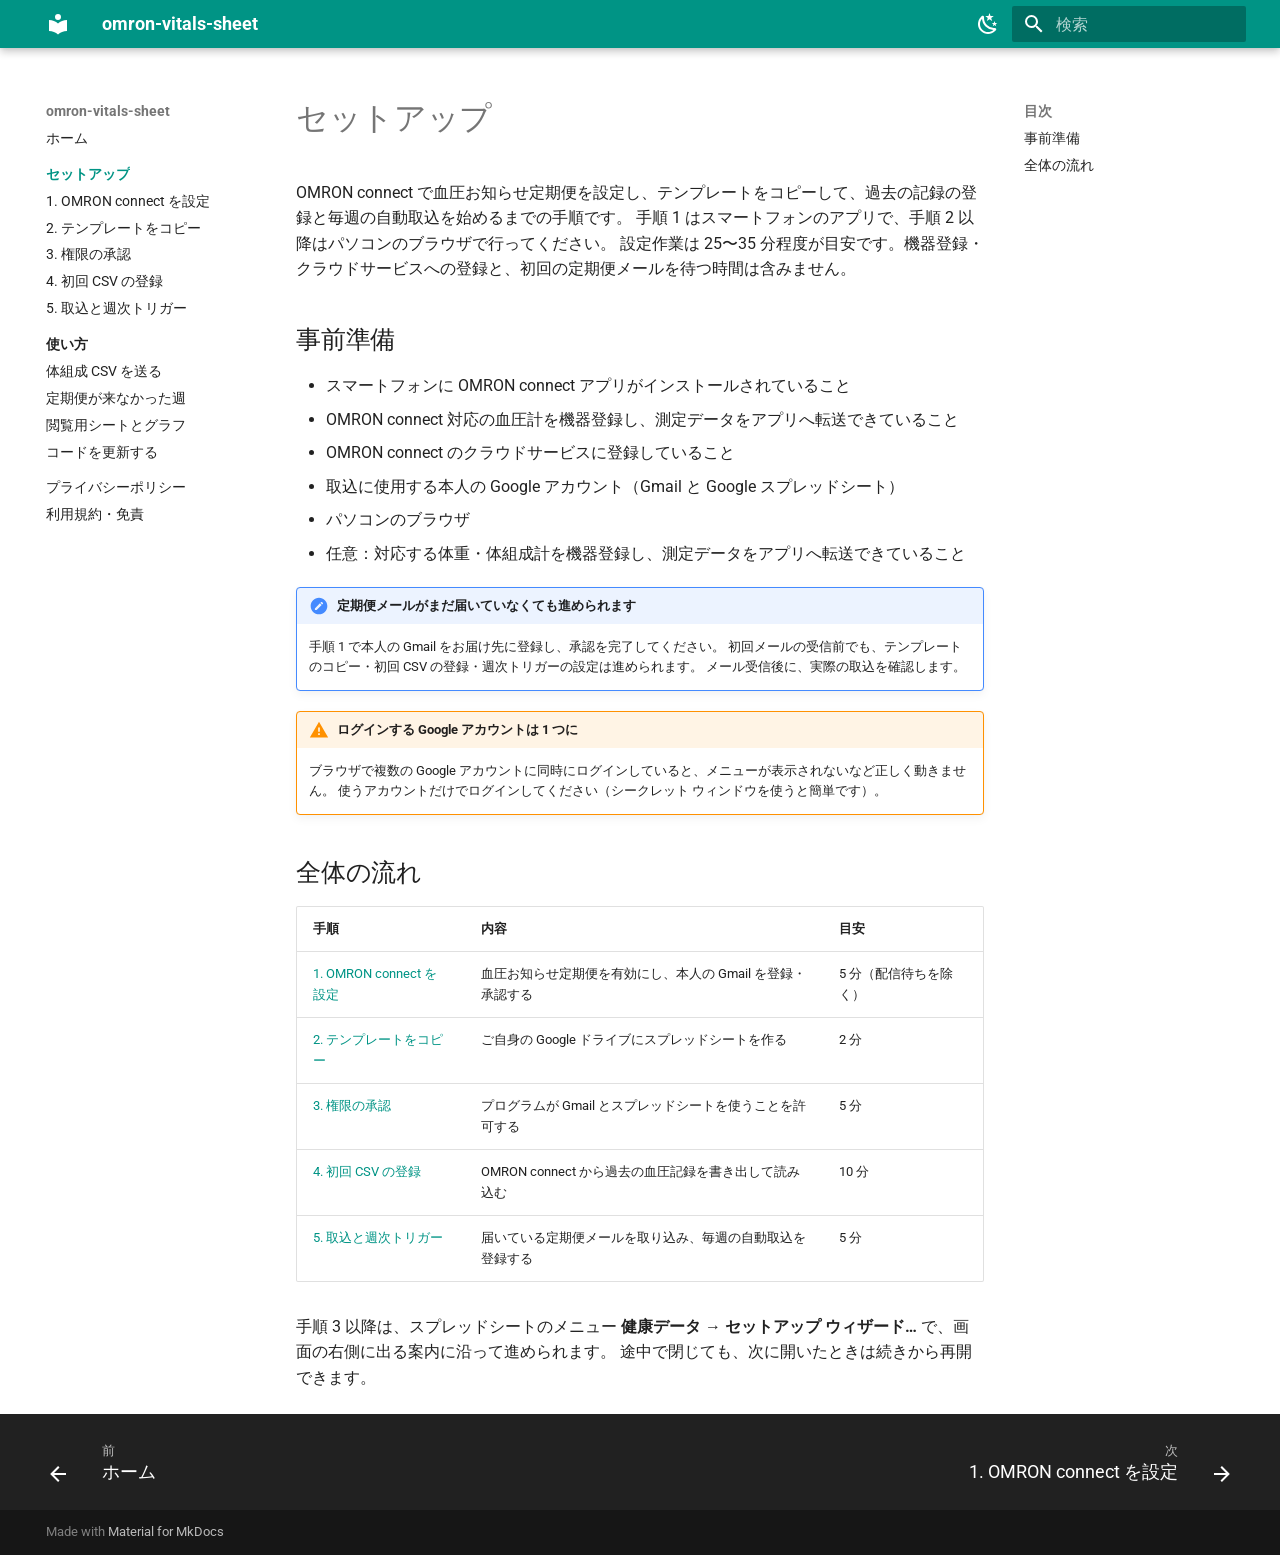
<file: setup/index.html>
<!doctype html>
<html lang="ja" class="no-js">
  <head>
    
      <meta charset="utf-8">
      <meta name="viewport" content="width=device-width,initial-scale=1">
      
        <meta name="description" content="OMRON Connect の血圧・体組成データを Google スプレッドシートへ蓄積する非公式ツール">
      
      
      
        <link rel="canonical" href="https://vitals-sheet.getperf.net/setup/">
      
      
        <link rel="prev" href="..">
      
      
        <link rel="next" href="omron-connect/">
      
      
        
      
      
      <link rel="icon" href="../assets/images/favicon.png">
      <meta name="generator" content="mkdocs-1.6.1, mkdocs-material-9.7.7">
    
    
      
        <title>セットアップ - omron-vitals-sheet</title>
      
    
    
      <link rel="stylesheet" href="../assets/stylesheets/main.ec1eaa64.min.css">
      
        
        <link rel="stylesheet" href="../assets/stylesheets/palette.ab4e12ef.min.css">
      
      


    
    
      
    
    
      
        
        
        <link rel="preconnect" href="https://fonts.gstatic.com" crossorigin>
        <link rel="stylesheet" href="https://fonts.googleapis.com/css?family=Roboto:300,300i,400,400i,700,700i%7CRoboto+Mono:400,400i,700,700i&display=fallback">
        <style>:root{--md-text-font:"Roboto";--md-code-font:"Roboto Mono"}</style>
      
    
    
      <link rel="stylesheet" href="../stylesheets/extra.css">
    
    <script>__md_scope=new URL("..",location),__md_hash=e=>[...e].reduce(((e,_)=>(e<<5)-e+_.charCodeAt(0)),0),__md_get=(e,_=localStorage,t=__md_scope)=>JSON.parse(_.getItem(t.pathname+"."+e)),__md_set=(e,_,t=localStorage,a=__md_scope)=>{try{t.setItem(a.pathname+"."+e,JSON.stringify(_))}catch(e){}}</script>
    
      

    
    
  </head>
  
  
    
    
      
    
    
    
    
    <body dir="ltr" data-md-color-scheme="default" data-md-color-primary="teal" data-md-color-accent="teal">
  
    
    <input class="md-toggle" data-md-toggle="drawer" type="checkbox" id="__drawer" autocomplete="off">
    <input class="md-toggle" data-md-toggle="search" type="checkbox" id="__search" autocomplete="off">
    <label class="md-overlay" for="__drawer"></label>
    <div data-md-component="skip">
      
        
        <a href="#_1" class="md-skip">
          コンテンツにスキップ
        </a>
      
    </div>
    <div data-md-component="announce">
      
    </div>
    
    
      

  

<header class="md-header md-header--shadow" data-md-component="header">
  <nav class="md-header__inner md-grid" aria-label="ヘッダー">
    <a href=".." title="omron-vitals-sheet" class="md-header__button md-logo" aria-label="omron-vitals-sheet" data-md-component="logo">
      
  
  <svg xmlns="http://www.w3.org/2000/svg" viewBox="0 0 24 24"><path d="M12 8a3 3 0 0 0 3-3 3 3 0 0 0-3-3 3 3 0 0 0-3 3 3 3 0 0 0 3 3m0 3.54C9.64 9.35 6.5 8 3 8v11c3.5 0 6.64 1.35 9 3.54 2.36-2.19 5.5-3.54 9-3.54V8c-3.5 0-6.64 1.35-9 3.54"/></svg>

    </a>
    <label class="md-header__button md-icon" for="__drawer">
      
      <svg xmlns="http://www.w3.org/2000/svg" viewBox="0 0 24 24"><path d="M3 6h18v2H3zm0 5h18v2H3zm0 5h18v2H3z"/></svg>
    </label>
    <div class="md-header__title" data-md-component="header-title">
      <div class="md-header__ellipsis">
        <div class="md-header__topic">
          <span class="md-ellipsis">
            omron-vitals-sheet
          </span>
        </div>
        <div class="md-header__topic" data-md-component="header-topic">
          <span class="md-ellipsis">
            
              セットアップ
            
          </span>
        </div>
      </div>
    </div>
    
      
        <form class="md-header__option" data-md-component="palette">
  
    
    
    
    <input class="md-option" data-md-color-media="" data-md-color-scheme="default" data-md-color-primary="teal" data-md-color-accent="teal"  aria-label="ダークモードに切り替え"  type="radio" name="__palette" id="__palette_0">
    
      <label class="md-header__button md-icon" title="ダークモードに切り替え" for="__palette_1" hidden>
        <svg xmlns="http://www.w3.org/2000/svg" viewBox="0 0 24 24"><path d="m17.75 4.09-2.53 1.94.91 3.06-2.63-1.81-2.63 1.81.91-3.06-2.53-1.94L12.44 4l1.06-3 1.06 3zm3.5 6.91-1.64 1.25.59 1.98-1.7-1.17-1.7 1.17.59-1.98L15.75 11l2.06-.05L18.5 9l.69 1.95zm-2.28 4.95c.83-.08 1.72 1.1 1.19 1.85-.32.45-.66.87-1.08 1.27C15.17 23 8.84 23 4.94 19.07c-3.91-3.9-3.91-10.24 0-14.14.4-.4.82-.76 1.27-1.08.75-.53 1.93.36 1.85 1.19-.27 2.86.69 5.83 2.89 8.02a9.96 9.96 0 0 0 8.02 2.89m-1.64 2.02a12.08 12.08 0 0 1-7.8-3.47c-2.17-2.19-3.33-5-3.49-7.82-2.81 3.14-2.7 7.96.31 10.98 3.02 3.01 7.84 3.12 10.98.31"/></svg>
      </label>
    
  
    
    
    
    <input class="md-option" data-md-color-media="" data-md-color-scheme="slate" data-md-color-primary="teal" data-md-color-accent="teal"  aria-label="ライトモードに切り替え"  type="radio" name="__palette" id="__palette_1">
    
      <label class="md-header__button md-icon" title="ライトモードに切り替え" for="__palette_0" hidden>
        <svg xmlns="http://www.w3.org/2000/svg" viewBox="0 0 24 24"><path d="M12 7a5 5 0 0 1 5 5 5 5 0 0 1-5 5 5 5 0 0 1-5-5 5 5 0 0 1 5-5m0 2a3 3 0 0 0-3 3 3 3 0 0 0 3 3 3 3 0 0 0 3-3 3 3 0 0 0-3-3m0-7 2.39 3.42C13.65 5.15 12.84 5 12 5s-1.65.15-2.39.42zM3.34 7l4.16-.35A7.2 7.2 0 0 0 5.94 8.5c-.44.74-.69 1.5-.83 2.29zm.02 10 1.76-3.77a7.131 7.131 0 0 0 2.38 4.14zM20.65 7l-1.77 3.79a7.02 7.02 0 0 0-2.38-4.15zm-.01 10-4.14.36c.59-.51 1.12-1.14 1.54-1.86.42-.73.69-1.5.83-2.29zM12 22l-2.41-3.44c.74.27 1.55.44 2.41.44.82 0 1.63-.17 2.37-.44z"/></svg>
      </label>
    
  
</form>
      
    
    
      <script>var palette=__md_get("__palette");if(palette&&palette.color){if("(prefers-color-scheme)"===palette.color.media){var media=matchMedia("(prefers-color-scheme: light)"),input=document.querySelector(media.matches?"[data-md-color-media='(prefers-color-scheme: light)']":"[data-md-color-media='(prefers-color-scheme: dark)']");palette.color.media=input.getAttribute("data-md-color-media"),palette.color.scheme=input.getAttribute("data-md-color-scheme"),palette.color.primary=input.getAttribute("data-md-color-primary"),palette.color.accent=input.getAttribute("data-md-color-accent")}for(var[key,value]of Object.entries(palette.color))document.body.setAttribute("data-md-color-"+key,value)}</script>
    
    
    
      
      
        <label class="md-header__button md-icon" for="__search">
          
          <svg xmlns="http://www.w3.org/2000/svg" viewBox="0 0 24 24"><path d="M9.5 3A6.5 6.5 0 0 1 16 9.5c0 1.61-.59 3.09-1.56 4.23l.27.27h.79l5 5-1.5 1.5-5-5v-.79l-.27-.27A6.52 6.52 0 0 1 9.5 16 6.5 6.5 0 0 1 3 9.5 6.5 6.5 0 0 1 9.5 3m0 2C7 5 5 7 5 9.5S7 14 9.5 14 14 12 14 9.5 12 5 9.5 5"/></svg>
        </label>
        <div class="md-search" data-md-component="search" role="dialog">
  <label class="md-search__overlay" for="__search"></label>
  <div class="md-search__inner" role="search">
    <form class="md-search__form" name="search">
      <input type="text" class="md-search__input" name="query" aria-label="検索" placeholder="検索" autocapitalize="off" autocorrect="off" autocomplete="off" spellcheck="false" data-md-component="search-query" required>
      <label class="md-search__icon md-icon" for="__search">
        
        <svg xmlns="http://www.w3.org/2000/svg" viewBox="0 0 24 24"><path d="M9.5 3A6.5 6.5 0 0 1 16 9.5c0 1.61-.59 3.09-1.56 4.23l.27.27h.79l5 5-1.5 1.5-5-5v-.79l-.27-.27A6.52 6.52 0 0 1 9.5 16 6.5 6.5 0 0 1 3 9.5 6.5 6.5 0 0 1 9.5 3m0 2C7 5 5 7 5 9.5S7 14 9.5 14 14 12 14 9.5 12 5 9.5 5"/></svg>
        
        <svg xmlns="http://www.w3.org/2000/svg" viewBox="0 0 24 24"><path d="M20 11v2H8l5.5 5.5-1.42 1.42L4.16 12l7.92-7.92L13.5 5.5 8 11z"/></svg>
      </label>
      <nav class="md-search__options" aria-label="検索">
        
        <button type="reset" class="md-search__icon md-icon" title="クリア" aria-label="クリア" tabindex="-1">
          
          <svg xmlns="http://www.w3.org/2000/svg" viewBox="0 0 24 24"><path d="M19 6.41 17.59 5 12 10.59 6.41 5 5 6.41 10.59 12 5 17.59 6.41 19 12 13.41 17.59 19 19 17.59 13.41 12z"/></svg>
        </button>
      </nav>
      
    </form>
    <div class="md-search__output">
      <div class="md-search__scrollwrap" tabindex="0" data-md-scrollfix>
        <div class="md-search-result" data-md-component="search-result">
          <div class="md-search-result__meta">
            検索を初期化
          </div>
          <ol class="md-search-result__list" role="presentation"></ol>
        </div>
      </div>
    </div>
  </div>
</div>
      
    
    
  </nav>
  
</header>
    
    <div class="md-container" data-md-component="container">
      
      
        
          
        
      
      <main class="md-main" data-md-component="main">
        <div class="md-main__inner md-grid">
          
            
              
              <div class="md-sidebar md-sidebar--primary" data-md-component="sidebar" data-md-type="navigation" >
                <div class="md-sidebar__scrollwrap">
                  <div class="md-sidebar__inner">
                    



<nav class="md-nav md-nav--primary" aria-label="ナビゲーション" data-md-level="0">
  <label class="md-nav__title" for="__drawer">
    <a href=".." title="omron-vitals-sheet" class="md-nav__button md-logo" aria-label="omron-vitals-sheet" data-md-component="logo">
      
  
  <svg xmlns="http://www.w3.org/2000/svg" viewBox="0 0 24 24"><path d="M12 8a3 3 0 0 0 3-3 3 3 0 0 0-3-3 3 3 0 0 0-3 3 3 3 0 0 0 3 3m0 3.54C9.64 9.35 6.5 8 3 8v11c3.5 0 6.64 1.35 9 3.54 2.36-2.19 5.5-3.54 9-3.54V8c-3.5 0-6.64 1.35-9 3.54"/></svg>

    </a>
    omron-vitals-sheet
  </label>
  
  <ul class="md-nav__list" data-md-scrollfix>
    
      
      
  
  
  
  
    <li class="md-nav__item">
      <a href=".." class="md-nav__link">
        
  
  
  <span class="md-ellipsis">
    
  
    ホーム
  

    
  </span>
  
  

      </a>
    </li>
  

    
      
      
  
  
    
  
  
  
    
    
      
        
          
        
      
        
      
        
      
        
      
        
      
        
      
    
    
    
      
        
        
      
    
    
    <li class="md-nav__item md-nav__item--active md-nav__item--section md-nav__item--nested">
      
        
        
        <input class="md-nav__toggle md-toggle " type="checkbox" id="__nav_2" checked>
        
          
          <div class="md-nav__link md-nav__container">
            <a href="./" class="md-nav__link md-nav__link--active">
              
  
  
  <span class="md-ellipsis">
    
  
    セットアップ
  

    
  </span>
  
  

            </a>
            
              
              <label class="md-nav__link md-nav__link--active" for="__nav_2" id="__nav_2_label" tabindex="">
                <span class="md-nav__icon md-icon"></span>
              </label>
            
          </div>
        
        <nav class="md-nav" data-md-level="1" aria-labelledby="__nav_2_label" aria-expanded="true">
          <label class="md-nav__title" for="__nav_2">
            <span class="md-nav__icon md-icon"></span>
            
  
    セットアップ
  

          </label>
          <ul class="md-nav__list" data-md-scrollfix>
            
              
            
              
                
  
  
  
  
    <li class="md-nav__item">
      <a href="omron-connect/" class="md-nav__link">
        
  
  
  <span class="md-ellipsis">
    
  
    1. OMRON connect を設定
  

    
  </span>
  
  

      </a>
    </li>
  

              
            
              
                
  
  
  
  
    <li class="md-nav__item">
      <a href="copy-template/" class="md-nav__link">
        
  
  
  <span class="md-ellipsis">
    
  
    2. テンプレートをコピー
  

    
  </span>
  
  

      </a>
    </li>
  

              
            
              
                
  
  
  
  
    <li class="md-nav__item">
      <a href="authorize/" class="md-nav__link">
        
  
  
  <span class="md-ellipsis">
    
  
    3. 権限の承認
  

    
  </span>
  
  

      </a>
    </li>
  

              
            
              
                
  
  
  
  
    <li class="md-nav__item">
      <a href="initial-csv/" class="md-nav__link">
        
  
  
  <span class="md-ellipsis">
    
  
    4. 初回 CSV の登録
  

    
  </span>
  
  

      </a>
    </li>
  

              
            
              
                
  
  
  
  
    <li class="md-nav__item">
      <a href="first-sync/" class="md-nav__link">
        
  
  
  <span class="md-ellipsis">
    
  
    5. 取込と週次トリガー
  

    
  </span>
  
  

      </a>
    </li>
  

              
            
          </ul>
        </nav>
      
    </li>
  

    
      
      
  
  
  
  
    
    
      
        
          
        
      
        
      
        
      
        
      
        
      
    
    
    
      
        
        
      
    
    
    <li class="md-nav__item md-nav__item--section md-nav__item--nested">
      
        
        
        <input class="md-nav__toggle md-toggle " type="checkbox" id="__nav_3" >
        
          
          <div class="md-nav__link md-nav__container">
            <a href="../usage/" class="md-nav__link ">
              
  
  
  <span class="md-ellipsis">
    
  
    使い方
  

    
  </span>
  
  

            </a>
            
              
              <label class="md-nav__link " for="__nav_3" id="__nav_3_label" tabindex="">
                <span class="md-nav__icon md-icon"></span>
              </label>
            
          </div>
        
        <nav class="md-nav" data-md-level="1" aria-labelledby="__nav_3_label" aria-expanded="false">
          <label class="md-nav__title" for="__nav_3">
            <span class="md-nav__icon md-icon"></span>
            
  
    使い方
  

          </label>
          <ul class="md-nav__list" data-md-scrollfix>
            
              
            
              
                
  
  
  
  
    <li class="md-nav__item">
      <a href="../usage/body-csv/" class="md-nav__link">
        
  
  
  <span class="md-ellipsis">
    
  
    体組成 CSV を送る
  

    
  </span>
  
  

      </a>
    </li>
  

              
            
              
                
  
  
  
  
    <li class="md-nav__item">
      <a href="../usage/manual-fill/" class="md-nav__link">
        
  
  
  <span class="md-ellipsis">
    
  
    定期便が来なかった週
  

    
  </span>
  
  

      </a>
    </li>
  

              
            
              
                
  
  
  
  
    <li class="md-nav__item">
      <a href="../usage/dashboard/" class="md-nav__link">
        
  
  
  <span class="md-ellipsis">
    
  
    閲覧用シートとグラフ
  

    
  </span>
  
  

      </a>
    </li>
  

              
            
              
                
  
  
  
  
    <li class="md-nav__item">
      <a href="../usage/update/" class="md-nav__link">
        
  
  
  <span class="md-ellipsis">
    
  
    コードを更新する
  

    
  </span>
  
  

      </a>
    </li>
  

              
            
          </ul>
        </nav>
      
    </li>
  

    
      
      
  
  
  
  
    <li class="md-nav__item">
      <a href="../privacy/" class="md-nav__link">
        
  
  
  <span class="md-ellipsis">
    
  
    プライバシーポリシー
  

    
  </span>
  
  

      </a>
    </li>
  

    
      
      
  
  
  
  
    <li class="md-nav__item">
      <a href="../terms/" class="md-nav__link">
        
  
  
  <span class="md-ellipsis">
    
  
    利用規約・免責
  

    
  </span>
  
  

      </a>
    </li>
  

    
  </ul>
</nav>
                  </div>
                </div>
              </div>
            
            
              
              <div class="md-sidebar md-sidebar--secondary" data-md-component="sidebar" data-md-type="toc" >
                <div class="md-sidebar__scrollwrap">
                  <div class="md-sidebar__inner">
                    

<nav class="md-nav md-nav--secondary" aria-label="目次">
  
  
  
    
  
  
    <label class="md-nav__title" for="__toc">
      <span class="md-nav__icon md-icon"></span>
      目次
    </label>
    <ul class="md-nav__list" data-md-component="toc" data-md-scrollfix>
      
        <li class="md-nav__item">
  <a href="#_2" class="md-nav__link">
    <span class="md-ellipsis">
      
        事前準備
      
    </span>
  </a>
  
</li>
      
        <li class="md-nav__item">
  <a href="#_3" class="md-nav__link">
    <span class="md-ellipsis">
      
        全体の流れ
      
    </span>
  </a>
  
</li>
      
    </ul>
  
</nav>
                  </div>
                </div>
              </div>
            
          
          
            <div class="md-content" data-md-component="content">
              
              <article class="md-content__inner md-typeset">
                
                  



<h1 id="_1">セットアップ<a class="headerlink" href="#_1" title="Permanent link">&para;</a></h1>
<p>OMRON connect で血圧お知らせ定期便を設定し、テンプレートをコピーして、過去の記録の登録と毎週の自動取込を始めるまでの手順です。
手順 1 はスマートフォンのアプリで、手順 2 以降はパソコンのブラウザで行ってください。
設定作業は 25〜35 分程度が目安です。機器登録・クラウドサービスへの登録と、初回の定期便メールを待つ時間は含みません。</p>
<h2 id="_2">事前準備<a class="headerlink" href="#_2" title="Permanent link">&para;</a></h2>
<ul>
<li>スマートフォンに OMRON connect アプリがインストールされていること</li>
<li>OMRON connect 対応の血圧計を機器登録し、測定データをアプリへ転送できていること</li>
<li>OMRON connect のクラウドサービスに登録していること</li>
<li>取込に使用する本人の Google アカウント（Gmail と Google スプレッドシート）</li>
<li>パソコンのブラウザ</li>
<li>任意：対応する体重・体組成計を機器登録し、測定データをアプリへ転送できていること</li>
</ul>
<div class="admonition note">
<p class="admonition-title">定期便メールがまだ届いていなくても進められます</p>
<p>手順 1 で本人の Gmail をお届け先に登録し、承認を完了してください。
初回メールの受信前でも、テンプレートのコピー・初回 CSV の登録・週次トリガーの設定は進められます。
メール受信後に、実際の取込を確認します。</p>
</div>
<div class="admonition warning">
<p class="admonition-title">ログインする Google アカウントは 1 つに</p>
<p>ブラウザで複数の Google アカウントに同時にログインしていると、メニューが表示されないなど正しく動きません。
使うアカウントだけでログインしてください（シークレット ウィンドウを使うと簡単です）。</p>
</div>
<h2 id="_3">全体の流れ<a class="headerlink" href="#_3" title="Permanent link">&para;</a></h2>
<table>
<thead>
<tr>
<th>手順</th>
<th>内容</th>
<th>目安</th>
</tr>
</thead>
<tbody>
<tr>
<td><a href="omron-connect/">1. OMRON connect を設定</a></td>
<td>血圧お知らせ定期便を有効にし、本人の Gmail を登録・承認する</td>
<td>5 分（配信待ちを除く）</td>
</tr>
<tr>
<td><a href="copy-template/">2. テンプレートをコピー</a></td>
<td>ご自身の Google ドライブにスプレッドシートを作る</td>
<td>2 分</td>
</tr>
<tr>
<td><a href="authorize/">3. 権限の承認</a></td>
<td>プログラムが Gmail とスプレッドシートを使うことを許可する</td>
<td>5 分</td>
</tr>
<tr>
<td><a href="initial-csv/">4. 初回 CSV の登録</a></td>
<td>OMRON connect から過去の血圧記録を書き出して読み込む</td>
<td>10 分</td>
</tr>
<tr>
<td><a href="first-sync/">5. 取込と週次トリガー</a></td>
<td>届いている定期便メールを取り込み、毎週の自動取込を登録する</td>
<td>5 分</td>
</tr>
</tbody>
</table>
<p>手順 3 以降は、スプレッドシートのメニュー <strong>健康データ → セットアップ ウィザード…</strong> で、画面の右側に出る案内に沿って進められます。
途中で閉じても、次に開いたときは続きから再開できます。</p>












                
              </article>
            </div>
          
          
<script>var target=document.getElementById(location.hash.slice(1));target&&target.name&&(target.checked=target.name.startsWith("__tabbed_"))</script>
        </div>
        
      </main>
      
        <footer class="md-footer">
  
    
      
      <nav class="md-footer__inner md-grid" aria-label="フッター" >
        
          
          <a href=".." class="md-footer__link md-footer__link--prev" aria-label="前: ホーム">
            <div class="md-footer__button md-icon">
              
              <svg xmlns="http://www.w3.org/2000/svg" viewBox="0 0 24 24"><path d="M20 11v2H8l5.5 5.5-1.42 1.42L4.16 12l7.92-7.92L13.5 5.5 8 11z"/></svg>
            </div>
            <div class="md-footer__title">
              <span class="md-footer__direction">
                前
              </span>
              <div class="md-ellipsis">
                ホーム
              </div>
            </div>
          </a>
        
        
          
          <a href="omron-connect/" class="md-footer__link md-footer__link--next" aria-label="次: 1. OMRON connect を設定">
            <div class="md-footer__title">
              <span class="md-footer__direction">
                次
              </span>
              <div class="md-ellipsis">
                1. OMRON connect を設定
              </div>
            </div>
            <div class="md-footer__button md-icon">
              
              <svg xmlns="http://www.w3.org/2000/svg" viewBox="0 0 24 24"><path d="M4 11v2h12l-5.5 5.5 1.42 1.42L19.84 12l-7.92-7.92L10.5 5.5 16 11z"/></svg>
            </div>
          </a>
        
      </nav>
    
  
  <div class="md-footer-meta md-typeset">
    <div class="md-footer-meta__inner md-grid">
      <div class="md-copyright">
  
  
    Made with
    <a href="https://squidfunk.github.io/mkdocs-material/" target="_blank" rel="noopener">
      Material for MkDocs
    </a>
  
</div>
      
    </div>
  </div>
</footer>
      
    </div>
    <div class="md-dialog" data-md-component="dialog">
      <div class="md-dialog__inner md-typeset"></div>
    </div>
    
    
    
      
      
      <script id="__config" type="application/json">{"annotate": null, "base": "..", "features": ["navigation.footer", "navigation.sections", "navigation.indexes"], "search": "../assets/javascripts/workers/search.2c215733.min.js", "tags": null, "translations": {"clipboard.copied": "\u30b3\u30d4\u30fc\u3057\u307e\u3057\u305f", "clipboard.copy": "\u30af\u30ea\u30c3\u30d7\u30dc\u30fc\u30c9\u3078\u30b3\u30d4\u30fc", "search.result.more.one": "\u3053\u306e\u30da\u30fc\u30b8\u5185\u306b\u3082\u30461\u4ef6\u898b\u3064\u304b\u308a\u307e\u3057\u305f", "search.result.more.other": "\u3053\u306e\u30da\u30fc\u30b8\u5185\u306b\u3042\u3068#\u4ef6\u898b\u3064\u304b\u308a\u307e\u3057\u305f", "search.result.none": "\u4f55\u3082\u898b\u3064\u304b\u308a\u307e\u305b\u3093\u3067\u3057\u305f", "search.result.one": "1\u4ef6\u898b\u3064\u304b\u308a\u307e\u3057\u305f", "search.result.other": "#\u4ef6\u898b\u3064\u304b\u308a\u307e\u3057\u305f", "search.result.placeholder": "\u691c\u7d22\u30ad\u30fc\u30ef\u30fc\u30c9\u3092\u5165\u529b\u3057\u3066\u304f\u3060\u3055\u3044", "search.result.term.missing": "\u691c\u7d22\u306b\u542b\u307e\u308c\u306a\u3044", "select.version": "\u30d0\u30fc\u30b8\u30e7\u30f3\u5207\u308a\u66ff\u3048"}, "version": null}</script>
    
    
      <script src="../assets/javascripts/bundle.d7400e89.min.js"></script>
      
    
  </body>
</html>
</file>
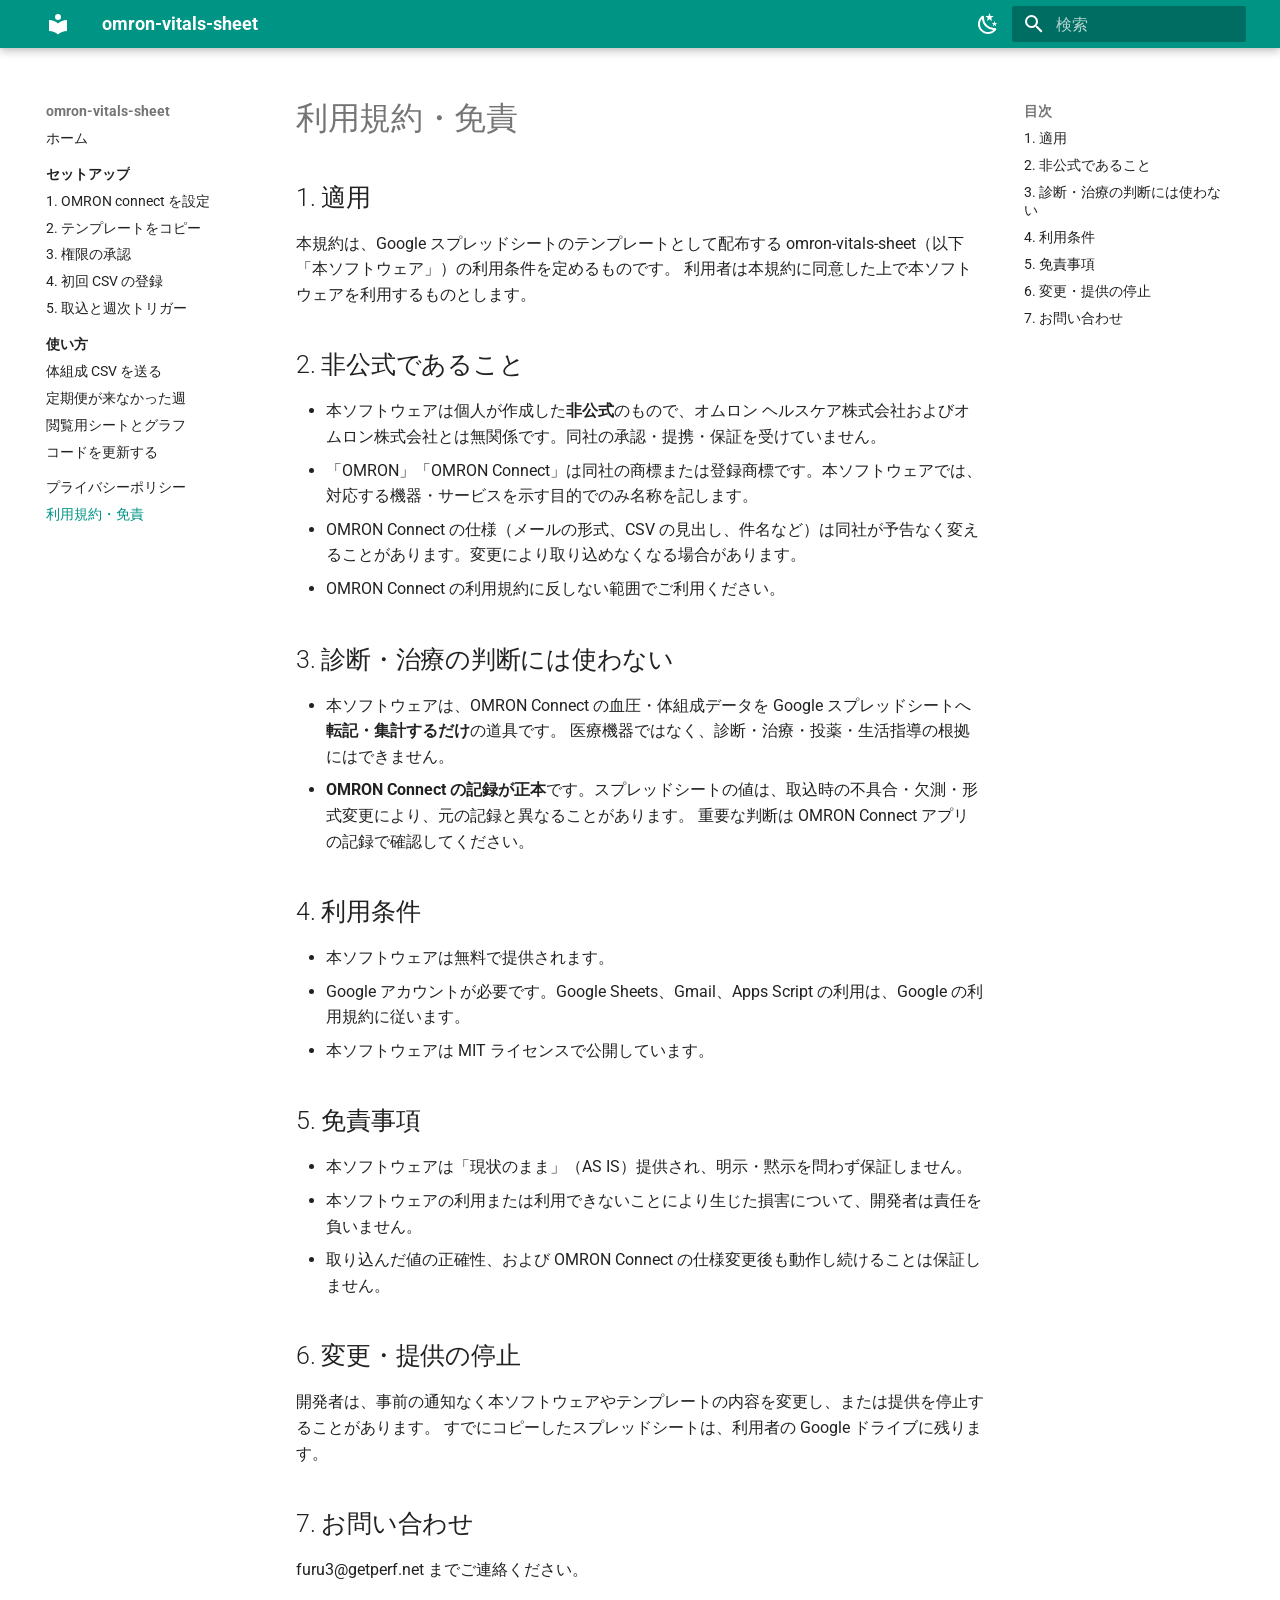
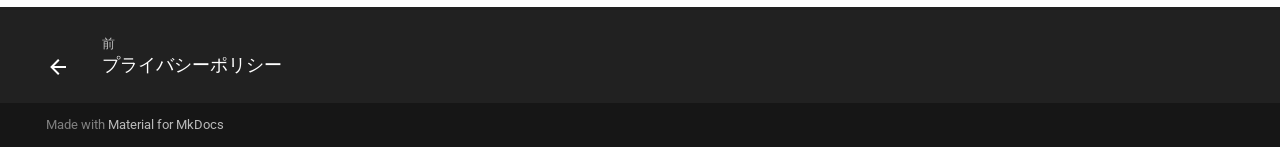
<file: terms/index.html>
<!doctype html>
<html lang="ja" class="no-js">
  <head>
    
      <meta charset="utf-8">
      <meta name="viewport" content="width=device-width,initial-scale=1">
      
        <meta name="description" content="OMRON Connect の血圧・体組成データを Google スプレッドシートへ蓄積する非公式ツール">
      
      
      
        <link rel="canonical" href="https://vitals-sheet.getperf.net/terms/">
      
      
        <link rel="prev" href="../privacy/">
      
      
      
        
      
      
      <link rel="icon" href="../assets/images/favicon.png">
      <meta name="generator" content="mkdocs-1.6.1, mkdocs-material-9.7.7">
    
    
      
        <title>利用規約・免責 - omron-vitals-sheet</title>
      
    
    
      <link rel="stylesheet" href="../assets/stylesheets/main.ec1eaa64.min.css">
      
        
        <link rel="stylesheet" href="../assets/stylesheets/palette.ab4e12ef.min.css">
      
      


    
    
      
    
    
      
        
        
        <link rel="preconnect" href="https://fonts.gstatic.com" crossorigin>
        <link rel="stylesheet" href="https://fonts.googleapis.com/css?family=Roboto:300,300i,400,400i,700,700i%7CRoboto+Mono:400,400i,700,700i&display=fallback">
        <style>:root{--md-text-font:"Roboto";--md-code-font:"Roboto Mono"}</style>
      
    
    
      <link rel="stylesheet" href="../stylesheets/extra.css">
    
    <script>__md_scope=new URL("..",location),__md_hash=e=>[...e].reduce(((e,_)=>(e<<5)-e+_.charCodeAt(0)),0),__md_get=(e,_=localStorage,t=__md_scope)=>JSON.parse(_.getItem(t.pathname+"."+e)),__md_set=(e,_,t=localStorage,a=__md_scope)=>{try{t.setItem(a.pathname+"."+e,JSON.stringify(_))}catch(e){}}</script>
    
      

    
    
  </head>
  
  
    
    
      
    
    
    
    
    <body dir="ltr" data-md-color-scheme="default" data-md-color-primary="teal" data-md-color-accent="teal">
  
    
    <input class="md-toggle" data-md-toggle="drawer" type="checkbox" id="__drawer" autocomplete="off">
    <input class="md-toggle" data-md-toggle="search" type="checkbox" id="__search" autocomplete="off">
    <label class="md-overlay" for="__drawer"></label>
    <div data-md-component="skip">
      
        
        <a href="#_1" class="md-skip">
          コンテンツにスキップ
        </a>
      
    </div>
    <div data-md-component="announce">
      
    </div>
    
    
      

  

<header class="md-header md-header--shadow" data-md-component="header">
  <nav class="md-header__inner md-grid" aria-label="ヘッダー">
    <a href=".." title="omron-vitals-sheet" class="md-header__button md-logo" aria-label="omron-vitals-sheet" data-md-component="logo">
      
  
  <svg xmlns="http://www.w3.org/2000/svg" viewBox="0 0 24 24"><path d="M12 8a3 3 0 0 0 3-3 3 3 0 0 0-3-3 3 3 0 0 0-3 3 3 3 0 0 0 3 3m0 3.54C9.64 9.35 6.5 8 3 8v11c3.5 0 6.64 1.35 9 3.54 2.36-2.19 5.5-3.54 9-3.54V8c-3.5 0-6.64 1.35-9 3.54"/></svg>

    </a>
    <label class="md-header__button md-icon" for="__drawer">
      
      <svg xmlns="http://www.w3.org/2000/svg" viewBox="0 0 24 24"><path d="M3 6h18v2H3zm0 5h18v2H3zm0 5h18v2H3z"/></svg>
    </label>
    <div class="md-header__title" data-md-component="header-title">
      <div class="md-header__ellipsis">
        <div class="md-header__topic">
          <span class="md-ellipsis">
            omron-vitals-sheet
          </span>
        </div>
        <div class="md-header__topic" data-md-component="header-topic">
          <span class="md-ellipsis">
            
              利用規約・免責
            
          </span>
        </div>
      </div>
    </div>
    
      
        <form class="md-header__option" data-md-component="palette">
  
    
    
    
    <input class="md-option" data-md-color-media="" data-md-color-scheme="default" data-md-color-primary="teal" data-md-color-accent="teal"  aria-label="ダークモードに切り替え"  type="radio" name="__palette" id="__palette_0">
    
      <label class="md-header__button md-icon" title="ダークモードに切り替え" for="__palette_1" hidden>
        <svg xmlns="http://www.w3.org/2000/svg" viewBox="0 0 24 24"><path d="m17.75 4.09-2.53 1.94.91 3.06-2.63-1.81-2.63 1.81.91-3.06-2.53-1.94L12.44 4l1.06-3 1.06 3zm3.5 6.91-1.64 1.25.59 1.98-1.7-1.17-1.7 1.17.59-1.98L15.75 11l2.06-.05L18.5 9l.69 1.95zm-2.28 4.95c.83-.08 1.72 1.1 1.19 1.85-.32.45-.66.87-1.08 1.27C15.17 23 8.84 23 4.94 19.07c-3.91-3.9-3.91-10.24 0-14.14.4-.4.82-.76 1.27-1.08.75-.53 1.93.36 1.85 1.19-.27 2.86.69 5.83 2.89 8.02a9.96 9.96 0 0 0 8.02 2.89m-1.64 2.02a12.08 12.08 0 0 1-7.8-3.47c-2.17-2.19-3.33-5-3.49-7.82-2.81 3.14-2.7 7.96.31 10.98 3.02 3.01 7.84 3.12 10.98.31"/></svg>
      </label>
    
  
    
    
    
    <input class="md-option" data-md-color-media="" data-md-color-scheme="slate" data-md-color-primary="teal" data-md-color-accent="teal"  aria-label="ライトモードに切り替え"  type="radio" name="__palette" id="__palette_1">
    
      <label class="md-header__button md-icon" title="ライトモードに切り替え" for="__palette_0" hidden>
        <svg xmlns="http://www.w3.org/2000/svg" viewBox="0 0 24 24"><path d="M12 7a5 5 0 0 1 5 5 5 5 0 0 1-5 5 5 5 0 0 1-5-5 5 5 0 0 1 5-5m0 2a3 3 0 0 0-3 3 3 3 0 0 0 3 3 3 3 0 0 0 3-3 3 3 0 0 0-3-3m0-7 2.39 3.42C13.65 5.15 12.84 5 12 5s-1.65.15-2.39.42zM3.34 7l4.16-.35A7.2 7.2 0 0 0 5.94 8.5c-.44.74-.69 1.5-.83 2.29zm.02 10 1.76-3.77a7.131 7.131 0 0 0 2.38 4.14zM20.65 7l-1.77 3.79a7.02 7.02 0 0 0-2.38-4.15zm-.01 10-4.14.36c.59-.51 1.12-1.14 1.54-1.86.42-.73.69-1.5.83-2.29zM12 22l-2.41-3.44c.74.27 1.55.44 2.41.44.82 0 1.63-.17 2.37-.44z"/></svg>
      </label>
    
  
</form>
      
    
    
      <script>var palette=__md_get("__palette");if(palette&&palette.color){if("(prefers-color-scheme)"===palette.color.media){var media=matchMedia("(prefers-color-scheme: light)"),input=document.querySelector(media.matches?"[data-md-color-media='(prefers-color-scheme: light)']":"[data-md-color-media='(prefers-color-scheme: dark)']");palette.color.media=input.getAttribute("data-md-color-media"),palette.color.scheme=input.getAttribute("data-md-color-scheme"),palette.color.primary=input.getAttribute("data-md-color-primary"),palette.color.accent=input.getAttribute("data-md-color-accent")}for(var[key,value]of Object.entries(palette.color))document.body.setAttribute("data-md-color-"+key,value)}</script>
    
    
    
      
      
        <label class="md-header__button md-icon" for="__search">
          
          <svg xmlns="http://www.w3.org/2000/svg" viewBox="0 0 24 24"><path d="M9.5 3A6.5 6.5 0 0 1 16 9.5c0 1.61-.59 3.09-1.56 4.23l.27.27h.79l5 5-1.5 1.5-5-5v-.79l-.27-.27A6.52 6.52 0 0 1 9.5 16 6.5 6.5 0 0 1 3 9.5 6.5 6.5 0 0 1 9.5 3m0 2C7 5 5 7 5 9.5S7 14 9.5 14 14 12 14 9.5 12 5 9.5 5"/></svg>
        </label>
        <div class="md-search" data-md-component="search" role="dialog">
  <label class="md-search__overlay" for="__search"></label>
  <div class="md-search__inner" role="search">
    <form class="md-search__form" name="search">
      <input type="text" class="md-search__input" name="query" aria-label="検索" placeholder="検索" autocapitalize="off" autocorrect="off" autocomplete="off" spellcheck="false" data-md-component="search-query" required>
      <label class="md-search__icon md-icon" for="__search">
        
        <svg xmlns="http://www.w3.org/2000/svg" viewBox="0 0 24 24"><path d="M9.5 3A6.5 6.5 0 0 1 16 9.5c0 1.61-.59 3.09-1.56 4.23l.27.27h.79l5 5-1.5 1.5-5-5v-.79l-.27-.27A6.52 6.52 0 0 1 9.5 16 6.5 6.5 0 0 1 3 9.5 6.5 6.5 0 0 1 9.5 3m0 2C7 5 5 7 5 9.5S7 14 9.5 14 14 12 14 9.5 12 5 9.5 5"/></svg>
        
        <svg xmlns="http://www.w3.org/2000/svg" viewBox="0 0 24 24"><path d="M20 11v2H8l5.5 5.5-1.42 1.42L4.16 12l7.92-7.92L13.5 5.5 8 11z"/></svg>
      </label>
      <nav class="md-search__options" aria-label="検索">
        
        <button type="reset" class="md-search__icon md-icon" title="クリア" aria-label="クリア" tabindex="-1">
          
          <svg xmlns="http://www.w3.org/2000/svg" viewBox="0 0 24 24"><path d="M19 6.41 17.59 5 12 10.59 6.41 5 5 6.41 10.59 12 5 17.59 6.41 19 12 13.41 17.59 19 19 17.59 13.41 12z"/></svg>
        </button>
      </nav>
      
    </form>
    <div class="md-search__output">
      <div class="md-search__scrollwrap" tabindex="0" data-md-scrollfix>
        <div class="md-search-result" data-md-component="search-result">
          <div class="md-search-result__meta">
            検索を初期化
          </div>
          <ol class="md-search-result__list" role="presentation"></ol>
        </div>
      </div>
    </div>
  </div>
</div>
      
    
    
  </nav>
  
</header>
    
    <div class="md-container" data-md-component="container">
      
      
        
          
        
      
      <main class="md-main" data-md-component="main">
        <div class="md-main__inner md-grid">
          
            
              
              <div class="md-sidebar md-sidebar--primary" data-md-component="sidebar" data-md-type="navigation" >
                <div class="md-sidebar__scrollwrap">
                  <div class="md-sidebar__inner">
                    



<nav class="md-nav md-nav--primary" aria-label="ナビゲーション" data-md-level="0">
  <label class="md-nav__title" for="__drawer">
    <a href=".." title="omron-vitals-sheet" class="md-nav__button md-logo" aria-label="omron-vitals-sheet" data-md-component="logo">
      
  
  <svg xmlns="http://www.w3.org/2000/svg" viewBox="0 0 24 24"><path d="M12 8a3 3 0 0 0 3-3 3 3 0 0 0-3-3 3 3 0 0 0-3 3 3 3 0 0 0 3 3m0 3.54C9.64 9.35 6.5 8 3 8v11c3.5 0 6.64 1.35 9 3.54 2.36-2.19 5.5-3.54 9-3.54V8c-3.5 0-6.64 1.35-9 3.54"/></svg>

    </a>
    omron-vitals-sheet
  </label>
  
  <ul class="md-nav__list" data-md-scrollfix>
    
      
      
  
  
  
  
    <li class="md-nav__item">
      <a href=".." class="md-nav__link">
        
  
  
  <span class="md-ellipsis">
    
  
    ホーム
  

    
  </span>
  
  

      </a>
    </li>
  

    
      
      
  
  
  
  
    
    
      
        
          
        
      
        
      
        
      
        
      
        
      
        
      
    
    
    
      
        
        
      
    
    
    <li class="md-nav__item md-nav__item--section md-nav__item--nested">
      
        
        
        <input class="md-nav__toggle md-toggle " type="checkbox" id="__nav_2" >
        
          
          <div class="md-nav__link md-nav__container">
            <a href="../setup/" class="md-nav__link ">
              
  
  
  <span class="md-ellipsis">
    
  
    セットアップ
  

    
  </span>
  
  

            </a>
            
              
              <label class="md-nav__link " for="__nav_2" id="__nav_2_label" tabindex="">
                <span class="md-nav__icon md-icon"></span>
              </label>
            
          </div>
        
        <nav class="md-nav" data-md-level="1" aria-labelledby="__nav_2_label" aria-expanded="false">
          <label class="md-nav__title" for="__nav_2">
            <span class="md-nav__icon md-icon"></span>
            
  
    セットアップ
  

          </label>
          <ul class="md-nav__list" data-md-scrollfix>
            
              
            
              
                
  
  
  
  
    <li class="md-nav__item">
      <a href="../setup/omron-connect/" class="md-nav__link">
        
  
  
  <span class="md-ellipsis">
    
  
    1. OMRON connect を設定
  

    
  </span>
  
  

      </a>
    </li>
  

              
            
              
                
  
  
  
  
    <li class="md-nav__item">
      <a href="../setup/copy-template/" class="md-nav__link">
        
  
  
  <span class="md-ellipsis">
    
  
    2. テンプレートをコピー
  

    
  </span>
  
  

      </a>
    </li>
  

              
            
              
                
  
  
  
  
    <li class="md-nav__item">
      <a href="../setup/authorize/" class="md-nav__link">
        
  
  
  <span class="md-ellipsis">
    
  
    3. 権限の承認
  

    
  </span>
  
  

      </a>
    </li>
  

              
            
              
                
  
  
  
  
    <li class="md-nav__item">
      <a href="../setup/initial-csv/" class="md-nav__link">
        
  
  
  <span class="md-ellipsis">
    
  
    4. 初回 CSV の登録
  

    
  </span>
  
  

      </a>
    </li>
  

              
            
              
                
  
  
  
  
    <li class="md-nav__item">
      <a href="../setup/first-sync/" class="md-nav__link">
        
  
  
  <span class="md-ellipsis">
    
  
    5. 取込と週次トリガー
  

    
  </span>
  
  

      </a>
    </li>
  

              
            
          </ul>
        </nav>
      
    </li>
  

    
      
      
  
  
  
  
    
    
      
        
          
        
      
        
      
        
      
        
      
        
      
    
    
    
      
        
        
      
    
    
    <li class="md-nav__item md-nav__item--section md-nav__item--nested">
      
        
        
        <input class="md-nav__toggle md-toggle " type="checkbox" id="__nav_3" >
        
          
          <div class="md-nav__link md-nav__container">
            <a href="../usage/" class="md-nav__link ">
              
  
  
  <span class="md-ellipsis">
    
  
    使い方
  

    
  </span>
  
  

            </a>
            
              
              <label class="md-nav__link " for="__nav_3" id="__nav_3_label" tabindex="">
                <span class="md-nav__icon md-icon"></span>
              </label>
            
          </div>
        
        <nav class="md-nav" data-md-level="1" aria-labelledby="__nav_3_label" aria-expanded="false">
          <label class="md-nav__title" for="__nav_3">
            <span class="md-nav__icon md-icon"></span>
            
  
    使い方
  

          </label>
          <ul class="md-nav__list" data-md-scrollfix>
            
              
            
              
                
  
  
  
  
    <li class="md-nav__item">
      <a href="../usage/body-csv/" class="md-nav__link">
        
  
  
  <span class="md-ellipsis">
    
  
    体組成 CSV を送る
  

    
  </span>
  
  

      </a>
    </li>
  

              
            
              
                
  
  
  
  
    <li class="md-nav__item">
      <a href="../usage/manual-fill/" class="md-nav__link">
        
  
  
  <span class="md-ellipsis">
    
  
    定期便が来なかった週
  

    
  </span>
  
  

      </a>
    </li>
  

              
            
              
                
  
  
  
  
    <li class="md-nav__item">
      <a href="../usage/dashboard/" class="md-nav__link">
        
  
  
  <span class="md-ellipsis">
    
  
    閲覧用シートとグラフ
  

    
  </span>
  
  

      </a>
    </li>
  

              
            
              
                
  
  
  
  
    <li class="md-nav__item">
      <a href="../usage/update/" class="md-nav__link">
        
  
  
  <span class="md-ellipsis">
    
  
    コードを更新する
  

    
  </span>
  
  

      </a>
    </li>
  

              
            
          </ul>
        </nav>
      
    </li>
  

    
      
      
  
  
  
  
    <li class="md-nav__item">
      <a href="../privacy/" class="md-nav__link">
        
  
  
  <span class="md-ellipsis">
    
  
    プライバシーポリシー
  

    
  </span>
  
  

      </a>
    </li>
  

    
      
      
  
  
    
  
  
  
    <li class="md-nav__item md-nav__item--active">
      
      <input class="md-nav__toggle md-toggle" type="checkbox" id="__toc">
      
      
        
      
      
        <label class="md-nav__link md-nav__link--active" for="__toc">
          
  
  
  <span class="md-ellipsis">
    
  
    利用規約・免責
  

    
  </span>
  
  

          <span class="md-nav__icon md-icon"></span>
        </label>
      
      <a href="./" class="md-nav__link md-nav__link--active">
        
  
  
  <span class="md-ellipsis">
    
  
    利用規約・免責
  

    
  </span>
  
  

      </a>
      
        

<nav class="md-nav md-nav--secondary" aria-label="目次">
  
  
  
    
  
  
    <label class="md-nav__title" for="__toc">
      <span class="md-nav__icon md-icon"></span>
      目次
    </label>
    <ul class="md-nav__list" data-md-component="toc" data-md-scrollfix>
      
        <li class="md-nav__item">
  <a href="#1" class="md-nav__link">
    <span class="md-ellipsis">
      
        1. 適用
      
    </span>
  </a>
  
</li>
      
        <li class="md-nav__item">
  <a href="#2" class="md-nav__link">
    <span class="md-ellipsis">
      
        2. 非公式であること
      
    </span>
  </a>
  
</li>
      
        <li class="md-nav__item">
  <a href="#3" class="md-nav__link">
    <span class="md-ellipsis">
      
        3. 診断・治療の判断には使わない
      
    </span>
  </a>
  
</li>
      
        <li class="md-nav__item">
  <a href="#4" class="md-nav__link">
    <span class="md-ellipsis">
      
        4. 利用条件
      
    </span>
  </a>
  
</li>
      
        <li class="md-nav__item">
  <a href="#5" class="md-nav__link">
    <span class="md-ellipsis">
      
        5. 免責事項
      
    </span>
  </a>
  
</li>
      
        <li class="md-nav__item">
  <a href="#6" class="md-nav__link">
    <span class="md-ellipsis">
      
        6. 変更・提供の停止
      
    </span>
  </a>
  
</li>
      
        <li class="md-nav__item">
  <a href="#7" class="md-nav__link">
    <span class="md-ellipsis">
      
        7. お問い合わせ
      
    </span>
  </a>
  
</li>
      
    </ul>
  
</nav>
      
    </li>
  

    
  </ul>
</nav>
                  </div>
                </div>
              </div>
            
            
              
              <div class="md-sidebar md-sidebar--secondary" data-md-component="sidebar" data-md-type="toc" >
                <div class="md-sidebar__scrollwrap">
                  <div class="md-sidebar__inner">
                    

<nav class="md-nav md-nav--secondary" aria-label="目次">
  
  
  
    
  
  
    <label class="md-nav__title" for="__toc">
      <span class="md-nav__icon md-icon"></span>
      目次
    </label>
    <ul class="md-nav__list" data-md-component="toc" data-md-scrollfix>
      
        <li class="md-nav__item">
  <a href="#1" class="md-nav__link">
    <span class="md-ellipsis">
      
        1. 適用
      
    </span>
  </a>
  
</li>
      
        <li class="md-nav__item">
  <a href="#2" class="md-nav__link">
    <span class="md-ellipsis">
      
        2. 非公式であること
      
    </span>
  </a>
  
</li>
      
        <li class="md-nav__item">
  <a href="#3" class="md-nav__link">
    <span class="md-ellipsis">
      
        3. 診断・治療の判断には使わない
      
    </span>
  </a>
  
</li>
      
        <li class="md-nav__item">
  <a href="#4" class="md-nav__link">
    <span class="md-ellipsis">
      
        4. 利用条件
      
    </span>
  </a>
  
</li>
      
        <li class="md-nav__item">
  <a href="#5" class="md-nav__link">
    <span class="md-ellipsis">
      
        5. 免責事項
      
    </span>
  </a>
  
</li>
      
        <li class="md-nav__item">
  <a href="#6" class="md-nav__link">
    <span class="md-ellipsis">
      
        6. 変更・提供の停止
      
    </span>
  </a>
  
</li>
      
        <li class="md-nav__item">
  <a href="#7" class="md-nav__link">
    <span class="md-ellipsis">
      
        7. お問い合わせ
      
    </span>
  </a>
  
</li>
      
    </ul>
  
</nav>
                  </div>
                </div>
              </div>
            
          
          
            <div class="md-content" data-md-component="content">
              
              <article class="md-content__inner md-typeset">
                
                  



<h1 id="_1">利用規約・免責<a class="headerlink" href="#_1" title="Permanent link">&para;</a></h1>
<h2 id="1">1. 適用<a class="headerlink" href="#1" title="Permanent link">&para;</a></h2>
<p>本規約は、Google スプレッドシートのテンプレートとして配布する omron-vitals-sheet（以下「本ソフトウェア」）の利用条件を定めるものです。
利用者は本規約に同意した上で本ソフトウェアを利用するものとします。</p>
<h2 id="2">2. 非公式であること<a class="headerlink" href="#2" title="Permanent link">&para;</a></h2>
<ul>
<li>本ソフトウェアは個人が作成した<strong>非公式</strong>のもので、オムロン ヘルスケア株式会社およびオムロン株式会社とは無関係です。同社の承認・提携・保証を受けていません。</li>
<li>「OMRON」「OMRON Connect」は同社の商標または登録商標です。本ソフトウェアでは、対応する機器・サービスを示す目的でのみ名称を記します。</li>
<li>OMRON Connect の仕様（メールの形式、CSV の見出し、件名など）は同社が予告なく変えることがあります。変更により取り込めなくなる場合があります。</li>
<li>OMRON Connect の利用規約に反しない範囲でご利用ください。</li>
</ul>
<h2 id="3">3. 診断・治療の判断には使わない<a class="headerlink" href="#3" title="Permanent link">&para;</a></h2>
<ul>
<li>本ソフトウェアは、OMRON Connect の血圧・体組成データを Google スプレッドシートへ<strong>転記・集計するだけ</strong>の道具です。
  医療機器ではなく、診断・治療・投薬・生活指導の根拠にはできません。</li>
<li><strong>OMRON Connect の記録が正本</strong>です。スプレッドシートの値は、取込時の不具合・欠測・形式変更により、元の記録と異なることがあります。
  重要な判断は OMRON Connect アプリの記録で確認してください。</li>
</ul>
<h2 id="4">4. 利用条件<a class="headerlink" href="#4" title="Permanent link">&para;</a></h2>
<ul>
<li>本ソフトウェアは無料で提供されます。</li>
<li>Google アカウントが必要です。Google Sheets、Gmail、Apps Script の利用は、Google の利用規約に従います。</li>
<li>本ソフトウェアは MIT ライセンスで公開しています。</li>
</ul>
<h2 id="5">5. 免責事項<a class="headerlink" href="#5" title="Permanent link">&para;</a></h2>
<ul>
<li>本ソフトウェアは「現状のまま」（AS IS）提供され、明示・黙示を問わず保証しません。</li>
<li>本ソフトウェアの利用または利用できないことにより生じた損害について、開発者は責任を負いません。</li>
<li>取り込んだ値の正確性、および OMRON Connect の仕様変更後も動作し続けることは保証しません。</li>
</ul>
<h2 id="6">6. 変更・提供の停止<a class="headerlink" href="#6" title="Permanent link">&para;</a></h2>
<p>開発者は、事前の通知なく本ソフトウェアやテンプレートの内容を変更し、または提供を停止することがあります。
すでにコピーしたスプレッドシートは、利用者の Google ドライブに残ります。</p>
<h2 id="7">7. お問い合わせ<a class="headerlink" href="#7" title="Permanent link">&para;</a></h2>
<p>furu3@getperf.net までご連絡ください。</p>












                
              </article>
            </div>
          
          
<script>var target=document.getElementById(location.hash.slice(1));target&&target.name&&(target.checked=target.name.startsWith("__tabbed_"))</script>
        </div>
        
      </main>
      
        <footer class="md-footer">
  
    
      
      <nav class="md-footer__inner md-grid" aria-label="フッター" >
        
          
          <a href="../privacy/" class="md-footer__link md-footer__link--prev" aria-label="前: プライバシーポリシー">
            <div class="md-footer__button md-icon">
              
              <svg xmlns="http://www.w3.org/2000/svg" viewBox="0 0 24 24"><path d="M20 11v2H8l5.5 5.5-1.42 1.42L4.16 12l7.92-7.92L13.5 5.5 8 11z"/></svg>
            </div>
            <div class="md-footer__title">
              <span class="md-footer__direction">
                前
              </span>
              <div class="md-ellipsis">
                プライバシーポリシー
              </div>
            </div>
          </a>
        
        
      </nav>
    
  
  <div class="md-footer-meta md-typeset">
    <div class="md-footer-meta__inner md-grid">
      <div class="md-copyright">
  
  
    Made with
    <a href="https://squidfunk.github.io/mkdocs-material/" target="_blank" rel="noopener">
      Material for MkDocs
    </a>
  
</div>
      
    </div>
  </div>
</footer>
      
    </div>
    <div class="md-dialog" data-md-component="dialog">
      <div class="md-dialog__inner md-typeset"></div>
    </div>
    
    
    
      
      
      <script id="__config" type="application/json">{"annotate": null, "base": "..", "features": ["navigation.footer", "navigation.sections", "navigation.indexes"], "search": "../assets/javascripts/workers/search.2c215733.min.js", "tags": null, "translations": {"clipboard.copied": "\u30b3\u30d4\u30fc\u3057\u307e\u3057\u305f", "clipboard.copy": "\u30af\u30ea\u30c3\u30d7\u30dc\u30fc\u30c9\u3078\u30b3\u30d4\u30fc", "search.result.more.one": "\u3053\u306e\u30da\u30fc\u30b8\u5185\u306b\u3082\u30461\u4ef6\u898b\u3064\u304b\u308a\u307e\u3057\u305f", "search.result.more.other": "\u3053\u306e\u30da\u30fc\u30b8\u5185\u306b\u3042\u3068#\u4ef6\u898b\u3064\u304b\u308a\u307e\u3057\u305f", "search.result.none": "\u4f55\u3082\u898b\u3064\u304b\u308a\u307e\u305b\u3093\u3067\u3057\u305f", "search.result.one": "1\u4ef6\u898b\u3064\u304b\u308a\u307e\u3057\u305f", "search.result.other": "#\u4ef6\u898b\u3064\u304b\u308a\u307e\u3057\u305f", "search.result.placeholder": "\u691c\u7d22\u30ad\u30fc\u30ef\u30fc\u30c9\u3092\u5165\u529b\u3057\u3066\u304f\u3060\u3055\u3044", "search.result.term.missing": "\u691c\u7d22\u306b\u542b\u307e\u308c\u306a\u3044", "select.version": "\u30d0\u30fc\u30b8\u30e7\u30f3\u5207\u308a\u66ff\u3048"}, "version": null}</script>
    
    
      <script src="../assets/javascripts/bundle.d7400e89.min.js"></script>
      
    
  </body>
</html>
</file>
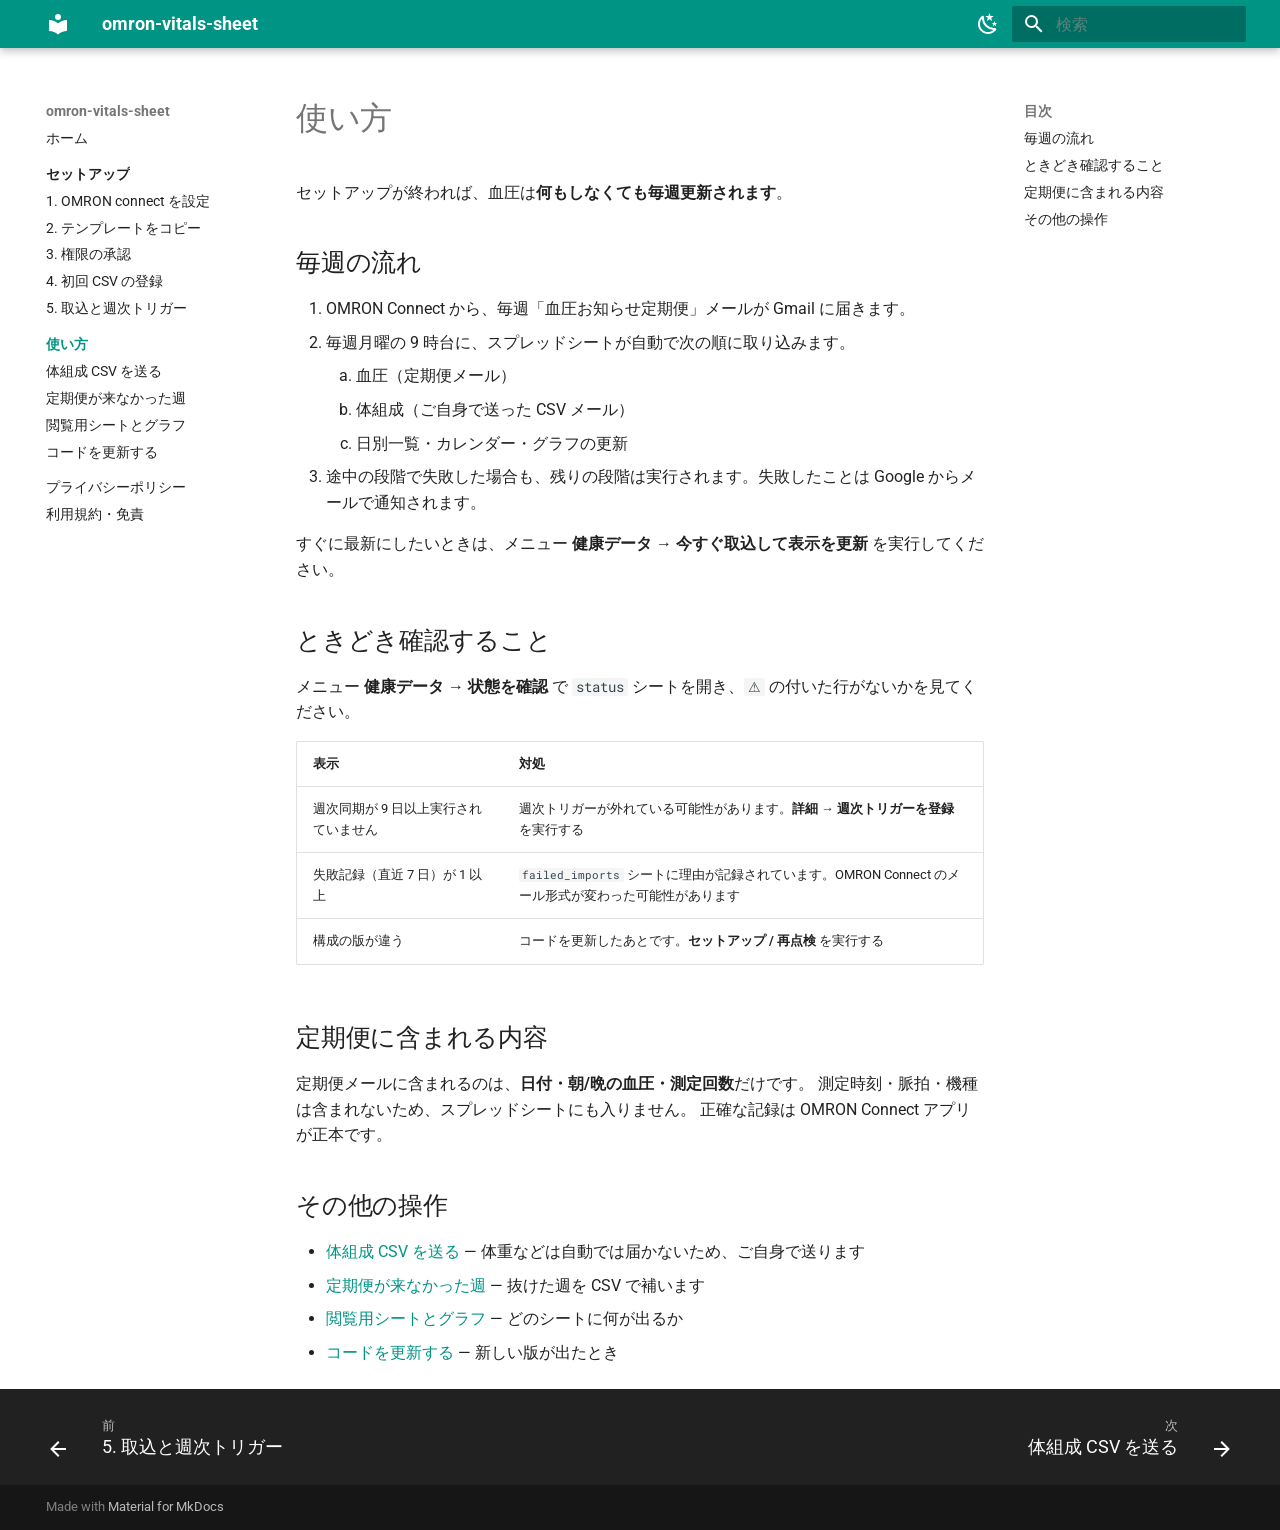
<file: usage/index.html>
<!doctype html>
<html lang="ja" class="no-js">
  <head>
    
      <meta charset="utf-8">
      <meta name="viewport" content="width=device-width,initial-scale=1">
      
        <meta name="description" content="OMRON Connect の血圧・体組成データを Google スプレッドシートへ蓄積する非公式ツール">
      
      
      
        <link rel="canonical" href="https://vitals-sheet.getperf.net/usage/">
      
      
        <link rel="prev" href="../setup/first-sync/">
      
      
        <link rel="next" href="body-csv/">
      
      
        
      
      
      <link rel="icon" href="../assets/images/favicon.png">
      <meta name="generator" content="mkdocs-1.6.1, mkdocs-material-9.7.7">
    
    
      
        <title>使い方 - omron-vitals-sheet</title>
      
    
    
      <link rel="stylesheet" href="../assets/stylesheets/main.ec1eaa64.min.css">
      
        
        <link rel="stylesheet" href="../assets/stylesheets/palette.ab4e12ef.min.css">
      
      


    
    
      
    
    
      
        
        
        <link rel="preconnect" href="https://fonts.gstatic.com" crossorigin>
        <link rel="stylesheet" href="https://fonts.googleapis.com/css?family=Roboto:300,300i,400,400i,700,700i%7CRoboto+Mono:400,400i,700,700i&display=fallback">
        <style>:root{--md-text-font:"Roboto";--md-code-font:"Roboto Mono"}</style>
      
    
    
      <link rel="stylesheet" href="../stylesheets/extra.css">
    
    <script>__md_scope=new URL("..",location),__md_hash=e=>[...e].reduce(((e,_)=>(e<<5)-e+_.charCodeAt(0)),0),__md_get=(e,_=localStorage,t=__md_scope)=>JSON.parse(_.getItem(t.pathname+"."+e)),__md_set=(e,_,t=localStorage,a=__md_scope)=>{try{t.setItem(a.pathname+"."+e,JSON.stringify(_))}catch(e){}}</script>
    
      

    
    
  </head>
  
  
    
    
      
    
    
    
    
    <body dir="ltr" data-md-color-scheme="default" data-md-color-primary="teal" data-md-color-accent="teal">
  
    
    <input class="md-toggle" data-md-toggle="drawer" type="checkbox" id="__drawer" autocomplete="off">
    <input class="md-toggle" data-md-toggle="search" type="checkbox" id="__search" autocomplete="off">
    <label class="md-overlay" for="__drawer"></label>
    <div data-md-component="skip">
      
        
        <a href="#_1" class="md-skip">
          コンテンツにスキップ
        </a>
      
    </div>
    <div data-md-component="announce">
      
    </div>
    
    
      

  

<header class="md-header md-header--shadow" data-md-component="header">
  <nav class="md-header__inner md-grid" aria-label="ヘッダー">
    <a href=".." title="omron-vitals-sheet" class="md-header__button md-logo" aria-label="omron-vitals-sheet" data-md-component="logo">
      
  
  <svg xmlns="http://www.w3.org/2000/svg" viewBox="0 0 24 24"><path d="M12 8a3 3 0 0 0 3-3 3 3 0 0 0-3-3 3 3 0 0 0-3 3 3 3 0 0 0 3 3m0 3.54C9.64 9.35 6.5 8 3 8v11c3.5 0 6.64 1.35 9 3.54 2.36-2.19 5.5-3.54 9-3.54V8c-3.5 0-6.64 1.35-9 3.54"/></svg>

    </a>
    <label class="md-header__button md-icon" for="__drawer">
      
      <svg xmlns="http://www.w3.org/2000/svg" viewBox="0 0 24 24"><path d="M3 6h18v2H3zm0 5h18v2H3zm0 5h18v2H3z"/></svg>
    </label>
    <div class="md-header__title" data-md-component="header-title">
      <div class="md-header__ellipsis">
        <div class="md-header__topic">
          <span class="md-ellipsis">
            omron-vitals-sheet
          </span>
        </div>
        <div class="md-header__topic" data-md-component="header-topic">
          <span class="md-ellipsis">
            
              使い方
            
          </span>
        </div>
      </div>
    </div>
    
      
        <form class="md-header__option" data-md-component="palette">
  
    
    
    
    <input class="md-option" data-md-color-media="" data-md-color-scheme="default" data-md-color-primary="teal" data-md-color-accent="teal"  aria-label="ダークモードに切り替え"  type="radio" name="__palette" id="__palette_0">
    
      <label class="md-header__button md-icon" title="ダークモードに切り替え" for="__palette_1" hidden>
        <svg xmlns="http://www.w3.org/2000/svg" viewBox="0 0 24 24"><path d="m17.75 4.09-2.53 1.94.91 3.06-2.63-1.81-2.63 1.81.91-3.06-2.53-1.94L12.44 4l1.06-3 1.06 3zm3.5 6.91-1.64 1.25.59 1.98-1.7-1.17-1.7 1.17.59-1.98L15.75 11l2.06-.05L18.5 9l.69 1.95zm-2.28 4.95c.83-.08 1.72 1.1 1.19 1.85-.32.45-.66.87-1.08 1.27C15.17 23 8.84 23 4.94 19.07c-3.91-3.9-3.91-10.24 0-14.14.4-.4.82-.76 1.27-1.08.75-.53 1.93.36 1.85 1.19-.27 2.86.69 5.83 2.89 8.02a9.96 9.96 0 0 0 8.02 2.89m-1.64 2.02a12.08 12.08 0 0 1-7.8-3.47c-2.17-2.19-3.33-5-3.49-7.82-2.81 3.14-2.7 7.96.31 10.98 3.02 3.01 7.84 3.12 10.98.31"/></svg>
      </label>
    
  
    
    
    
    <input class="md-option" data-md-color-media="" data-md-color-scheme="slate" data-md-color-primary="teal" data-md-color-accent="teal"  aria-label="ライトモードに切り替え"  type="radio" name="__palette" id="__palette_1">
    
      <label class="md-header__button md-icon" title="ライトモードに切り替え" for="__palette_0" hidden>
        <svg xmlns="http://www.w3.org/2000/svg" viewBox="0 0 24 24"><path d="M12 7a5 5 0 0 1 5 5 5 5 0 0 1-5 5 5 5 0 0 1-5-5 5 5 0 0 1 5-5m0 2a3 3 0 0 0-3 3 3 3 0 0 0 3 3 3 3 0 0 0 3-3 3 3 0 0 0-3-3m0-7 2.39 3.42C13.65 5.15 12.84 5 12 5s-1.65.15-2.39.42zM3.34 7l4.16-.35A7.2 7.2 0 0 0 5.94 8.5c-.44.74-.69 1.5-.83 2.29zm.02 10 1.76-3.77a7.131 7.131 0 0 0 2.38 4.14zM20.65 7l-1.77 3.79a7.02 7.02 0 0 0-2.38-4.15zm-.01 10-4.14.36c.59-.51 1.12-1.14 1.54-1.86.42-.73.69-1.5.83-2.29zM12 22l-2.41-3.44c.74.27 1.55.44 2.41.44.82 0 1.63-.17 2.37-.44z"/></svg>
      </label>
    
  
</form>
      
    
    
      <script>var palette=__md_get("__palette");if(palette&&palette.color){if("(prefers-color-scheme)"===palette.color.media){var media=matchMedia("(prefers-color-scheme: light)"),input=document.querySelector(media.matches?"[data-md-color-media='(prefers-color-scheme: light)']":"[data-md-color-media='(prefers-color-scheme: dark)']");palette.color.media=input.getAttribute("data-md-color-media"),palette.color.scheme=input.getAttribute("data-md-color-scheme"),palette.color.primary=input.getAttribute("data-md-color-primary"),palette.color.accent=input.getAttribute("data-md-color-accent")}for(var[key,value]of Object.entries(palette.color))document.body.setAttribute("data-md-color-"+key,value)}</script>
    
    
    
      
      
        <label class="md-header__button md-icon" for="__search">
          
          <svg xmlns="http://www.w3.org/2000/svg" viewBox="0 0 24 24"><path d="M9.5 3A6.5 6.5 0 0 1 16 9.5c0 1.61-.59 3.09-1.56 4.23l.27.27h.79l5 5-1.5 1.5-5-5v-.79l-.27-.27A6.52 6.52 0 0 1 9.5 16 6.5 6.5 0 0 1 3 9.5 6.5 6.5 0 0 1 9.5 3m0 2C7 5 5 7 5 9.5S7 14 9.5 14 14 12 14 9.5 12 5 9.5 5"/></svg>
        </label>
        <div class="md-search" data-md-component="search" role="dialog">
  <label class="md-search__overlay" for="__search"></label>
  <div class="md-search__inner" role="search">
    <form class="md-search__form" name="search">
      <input type="text" class="md-search__input" name="query" aria-label="検索" placeholder="検索" autocapitalize="off" autocorrect="off" autocomplete="off" spellcheck="false" data-md-component="search-query" required>
      <label class="md-search__icon md-icon" for="__search">
        
        <svg xmlns="http://www.w3.org/2000/svg" viewBox="0 0 24 24"><path d="M9.5 3A6.5 6.5 0 0 1 16 9.5c0 1.61-.59 3.09-1.56 4.23l.27.27h.79l5 5-1.5 1.5-5-5v-.79l-.27-.27A6.52 6.52 0 0 1 9.5 16 6.5 6.5 0 0 1 3 9.5 6.5 6.5 0 0 1 9.5 3m0 2C7 5 5 7 5 9.5S7 14 9.5 14 14 12 14 9.5 12 5 9.5 5"/></svg>
        
        <svg xmlns="http://www.w3.org/2000/svg" viewBox="0 0 24 24"><path d="M20 11v2H8l5.5 5.5-1.42 1.42L4.16 12l7.92-7.92L13.5 5.5 8 11z"/></svg>
      </label>
      <nav class="md-search__options" aria-label="検索">
        
        <button type="reset" class="md-search__icon md-icon" title="クリア" aria-label="クリア" tabindex="-1">
          
          <svg xmlns="http://www.w3.org/2000/svg" viewBox="0 0 24 24"><path d="M19 6.41 17.59 5 12 10.59 6.41 5 5 6.41 10.59 12 5 17.59 6.41 19 12 13.41 17.59 19 19 17.59 13.41 12z"/></svg>
        </button>
      </nav>
      
    </form>
    <div class="md-search__output">
      <div class="md-search__scrollwrap" tabindex="0" data-md-scrollfix>
        <div class="md-search-result" data-md-component="search-result">
          <div class="md-search-result__meta">
            検索を初期化
          </div>
          <ol class="md-search-result__list" role="presentation"></ol>
        </div>
      </div>
    </div>
  </div>
</div>
      
    
    
  </nav>
  
</header>
    
    <div class="md-container" data-md-component="container">
      
      
        
          
        
      
      <main class="md-main" data-md-component="main">
        <div class="md-main__inner md-grid">
          
            
              
              <div class="md-sidebar md-sidebar--primary" data-md-component="sidebar" data-md-type="navigation" >
                <div class="md-sidebar__scrollwrap">
                  <div class="md-sidebar__inner">
                    



<nav class="md-nav md-nav--primary" aria-label="ナビゲーション" data-md-level="0">
  <label class="md-nav__title" for="__drawer">
    <a href=".." title="omron-vitals-sheet" class="md-nav__button md-logo" aria-label="omron-vitals-sheet" data-md-component="logo">
      
  
  <svg xmlns="http://www.w3.org/2000/svg" viewBox="0 0 24 24"><path d="M12 8a3 3 0 0 0 3-3 3 3 0 0 0-3-3 3 3 0 0 0-3 3 3 3 0 0 0 3 3m0 3.54C9.64 9.35 6.5 8 3 8v11c3.5 0 6.64 1.35 9 3.54 2.36-2.19 5.5-3.54 9-3.54V8c-3.5 0-6.64 1.35-9 3.54"/></svg>

    </a>
    omron-vitals-sheet
  </label>
  
  <ul class="md-nav__list" data-md-scrollfix>
    
      
      
  
  
  
  
    <li class="md-nav__item">
      <a href=".." class="md-nav__link">
        
  
  
  <span class="md-ellipsis">
    
  
    ホーム
  

    
  </span>
  
  

      </a>
    </li>
  

    
      
      
  
  
  
  
    
    
      
        
          
        
      
        
      
        
      
        
      
        
      
        
      
    
    
    
      
        
        
      
    
    
    <li class="md-nav__item md-nav__item--section md-nav__item--nested">
      
        
        
        <input class="md-nav__toggle md-toggle " type="checkbox" id="__nav_2" >
        
          
          <div class="md-nav__link md-nav__container">
            <a href="../setup/" class="md-nav__link ">
              
  
  
  <span class="md-ellipsis">
    
  
    セットアップ
  

    
  </span>
  
  

            </a>
            
              
              <label class="md-nav__link " for="__nav_2" id="__nav_2_label" tabindex="">
                <span class="md-nav__icon md-icon"></span>
              </label>
            
          </div>
        
        <nav class="md-nav" data-md-level="1" aria-labelledby="__nav_2_label" aria-expanded="false">
          <label class="md-nav__title" for="__nav_2">
            <span class="md-nav__icon md-icon"></span>
            
  
    セットアップ
  

          </label>
          <ul class="md-nav__list" data-md-scrollfix>
            
              
            
              
                
  
  
  
  
    <li class="md-nav__item">
      <a href="../setup/omron-connect/" class="md-nav__link">
        
  
  
  <span class="md-ellipsis">
    
  
    1. OMRON connect を設定
  

    
  </span>
  
  

      </a>
    </li>
  

              
            
              
                
  
  
  
  
    <li class="md-nav__item">
      <a href="../setup/copy-template/" class="md-nav__link">
        
  
  
  <span class="md-ellipsis">
    
  
    2. テンプレートをコピー
  

    
  </span>
  
  

      </a>
    </li>
  

              
            
              
                
  
  
  
  
    <li class="md-nav__item">
      <a href="../setup/authorize/" class="md-nav__link">
        
  
  
  <span class="md-ellipsis">
    
  
    3. 権限の承認
  

    
  </span>
  
  

      </a>
    </li>
  

              
            
              
                
  
  
  
  
    <li class="md-nav__item">
      <a href="../setup/initial-csv/" class="md-nav__link">
        
  
  
  <span class="md-ellipsis">
    
  
    4. 初回 CSV の登録
  

    
  </span>
  
  

      </a>
    </li>
  

              
            
              
                
  
  
  
  
    <li class="md-nav__item">
      <a href="../setup/first-sync/" class="md-nav__link">
        
  
  
  <span class="md-ellipsis">
    
  
    5. 取込と週次トリガー
  

    
  </span>
  
  

      </a>
    </li>
  

              
            
          </ul>
        </nav>
      
    </li>
  

    
      
      
  
  
    
  
  
  
    
    
      
        
          
        
      
        
      
        
      
        
      
        
      
    
    
    
      
        
        
      
    
    
    <li class="md-nav__item md-nav__item--active md-nav__item--section md-nav__item--nested">
      
        
        
        <input class="md-nav__toggle md-toggle " type="checkbox" id="__nav_3" checked>
        
          
          <div class="md-nav__link md-nav__container">
            <a href="./" class="md-nav__link md-nav__link--active">
              
  
  
  <span class="md-ellipsis">
    
  
    使い方
  

    
  </span>
  
  

            </a>
            
              
              <label class="md-nav__link md-nav__link--active" for="__nav_3" id="__nav_3_label" tabindex="">
                <span class="md-nav__icon md-icon"></span>
              </label>
            
          </div>
        
        <nav class="md-nav" data-md-level="1" aria-labelledby="__nav_3_label" aria-expanded="true">
          <label class="md-nav__title" for="__nav_3">
            <span class="md-nav__icon md-icon"></span>
            
  
    使い方
  

          </label>
          <ul class="md-nav__list" data-md-scrollfix>
            
              
            
              
                
  
  
  
  
    <li class="md-nav__item">
      <a href="body-csv/" class="md-nav__link">
        
  
  
  <span class="md-ellipsis">
    
  
    体組成 CSV を送る
  

    
  </span>
  
  

      </a>
    </li>
  

              
            
              
                
  
  
  
  
    <li class="md-nav__item">
      <a href="manual-fill/" class="md-nav__link">
        
  
  
  <span class="md-ellipsis">
    
  
    定期便が来なかった週
  

    
  </span>
  
  

      </a>
    </li>
  

              
            
              
                
  
  
  
  
    <li class="md-nav__item">
      <a href="dashboard/" class="md-nav__link">
        
  
  
  <span class="md-ellipsis">
    
  
    閲覧用シートとグラフ
  

    
  </span>
  
  

      </a>
    </li>
  

              
            
              
                
  
  
  
  
    <li class="md-nav__item">
      <a href="update/" class="md-nav__link">
        
  
  
  <span class="md-ellipsis">
    
  
    コードを更新する
  

    
  </span>
  
  

      </a>
    </li>
  

              
            
          </ul>
        </nav>
      
    </li>
  

    
      
      
  
  
  
  
    <li class="md-nav__item">
      <a href="../privacy/" class="md-nav__link">
        
  
  
  <span class="md-ellipsis">
    
  
    プライバシーポリシー
  

    
  </span>
  
  

      </a>
    </li>
  

    
      
      
  
  
  
  
    <li class="md-nav__item">
      <a href="../terms/" class="md-nav__link">
        
  
  
  <span class="md-ellipsis">
    
  
    利用規約・免責
  

    
  </span>
  
  

      </a>
    </li>
  

    
  </ul>
</nav>
                  </div>
                </div>
              </div>
            
            
              
              <div class="md-sidebar md-sidebar--secondary" data-md-component="sidebar" data-md-type="toc" >
                <div class="md-sidebar__scrollwrap">
                  <div class="md-sidebar__inner">
                    

<nav class="md-nav md-nav--secondary" aria-label="目次">
  
  
  
    
  
  
    <label class="md-nav__title" for="__toc">
      <span class="md-nav__icon md-icon"></span>
      目次
    </label>
    <ul class="md-nav__list" data-md-component="toc" data-md-scrollfix>
      
        <li class="md-nav__item">
  <a href="#_2" class="md-nav__link">
    <span class="md-ellipsis">
      
        毎週の流れ
      
    </span>
  </a>
  
</li>
      
        <li class="md-nav__item">
  <a href="#_3" class="md-nav__link">
    <span class="md-ellipsis">
      
        ときどき確認すること
      
    </span>
  </a>
  
</li>
      
        <li class="md-nav__item">
  <a href="#_4" class="md-nav__link">
    <span class="md-ellipsis">
      
        定期便に含まれる内容
      
    </span>
  </a>
  
</li>
      
        <li class="md-nav__item">
  <a href="#_5" class="md-nav__link">
    <span class="md-ellipsis">
      
        その他の操作
      
    </span>
  </a>
  
</li>
      
    </ul>
  
</nav>
                  </div>
                </div>
              </div>
            
          
          
            <div class="md-content" data-md-component="content">
              
              <article class="md-content__inner md-typeset">
                
                  



<h1 id="_1">使い方<a class="headerlink" href="#_1" title="Permanent link">&para;</a></h1>
<p>セットアップが終われば、血圧は<strong>何もしなくても毎週更新されます</strong>。</p>
<h2 id="_2">毎週の流れ<a class="headerlink" href="#_2" title="Permanent link">&para;</a></h2>
<ol>
<li>OMRON Connect から、毎週「血圧お知らせ定期便」メールが Gmail に届きます。</li>
<li>毎週月曜の 9 時台に、スプレッドシートが自動で次の順に取り込みます。<ol>
<li>血圧（定期便メール）</li>
<li>体組成（ご自身で送った CSV メール）</li>
<li>日別一覧・カレンダー・グラフの更新</li>
</ol>
</li>
<li>途中の段階で失敗した場合も、残りの段階は実行されます。失敗したことは Google からメールで通知されます。</li>
</ol>
<p>すぐに最新にしたいときは、メニュー <strong>健康データ → 今すぐ取込して表示を更新</strong> を実行してください。</p>
<h2 id="_3">ときどき確認すること<a class="headerlink" href="#_3" title="Permanent link">&para;</a></h2>
<p>メニュー <strong>健康データ → 状態を確認</strong> で <code>status</code> シートを開き、<code>⚠</code> の付いた行がないかを見てください。</p>
<table>
<thead>
<tr>
<th>表示</th>
<th>対処</th>
</tr>
</thead>
<tbody>
<tr>
<td>週次同期が 9 日以上実行されていません</td>
<td>週次トリガーが外れている可能性があります。<strong>詳細 → 週次トリガーを登録</strong> を実行する</td>
</tr>
<tr>
<td>失敗記録（直近 7 日）が 1 以上</td>
<td><code>failed_imports</code> シートに理由が記録されています。OMRON Connect のメール形式が変わった可能性があります</td>
</tr>
<tr>
<td>構成の版が違う</td>
<td>コードを更新したあとです。<strong>セットアップ / 再点検</strong> を実行する</td>
</tr>
</tbody>
</table>
<h2 id="_4">定期便に含まれる内容<a class="headerlink" href="#_4" title="Permanent link">&para;</a></h2>
<p>定期便メールに含まれるのは、<strong>日付・朝/晩の血圧・測定回数</strong>だけです。
測定時刻・脈拍・機種は含まれないため、スプレッドシートにも入りません。
正確な記録は OMRON Connect アプリが正本です。</p>
<h2 id="_5">その他の操作<a class="headerlink" href="#_5" title="Permanent link">&para;</a></h2>
<ul>
<li><a href="body-csv/">体組成 CSV を送る</a> — 体重などは自動では届かないため、ご自身で送ります</li>
<li><a href="manual-fill/">定期便が来なかった週</a> — 抜けた週を CSV で補います</li>
<li><a href="dashboard/">閲覧用シートとグラフ</a> — どのシートに何が出るか</li>
<li><a href="update/">コードを更新する</a> — 新しい版が出たとき</li>
</ul>












                
              </article>
            </div>
          
          
<script>var target=document.getElementById(location.hash.slice(1));target&&target.name&&(target.checked=target.name.startsWith("__tabbed_"))</script>
        </div>
        
      </main>
      
        <footer class="md-footer">
  
    
      
      <nav class="md-footer__inner md-grid" aria-label="フッター" >
        
          
          <a href="../setup/first-sync/" class="md-footer__link md-footer__link--prev" aria-label="前: 5. 取込と週次トリガー">
            <div class="md-footer__button md-icon">
              
              <svg xmlns="http://www.w3.org/2000/svg" viewBox="0 0 24 24"><path d="M20 11v2H8l5.5 5.5-1.42 1.42L4.16 12l7.92-7.92L13.5 5.5 8 11z"/></svg>
            </div>
            <div class="md-footer__title">
              <span class="md-footer__direction">
                前
              </span>
              <div class="md-ellipsis">
                5. 取込と週次トリガー
              </div>
            </div>
          </a>
        
        
          
          <a href="body-csv/" class="md-footer__link md-footer__link--next" aria-label="次: 体組成 CSV を送る">
            <div class="md-footer__title">
              <span class="md-footer__direction">
                次
              </span>
              <div class="md-ellipsis">
                体組成 CSV を送る
              </div>
            </div>
            <div class="md-footer__button md-icon">
              
              <svg xmlns="http://www.w3.org/2000/svg" viewBox="0 0 24 24"><path d="M4 11v2h12l-5.5 5.5 1.42 1.42L19.84 12l-7.92-7.92L10.5 5.5 16 11z"/></svg>
            </div>
          </a>
        
      </nav>
    
  
  <div class="md-footer-meta md-typeset">
    <div class="md-footer-meta__inner md-grid">
      <div class="md-copyright">
  
  
    Made with
    <a href="https://squidfunk.github.io/mkdocs-material/" target="_blank" rel="noopener">
      Material for MkDocs
    </a>
  
</div>
      
    </div>
  </div>
</footer>
      
    </div>
    <div class="md-dialog" data-md-component="dialog">
      <div class="md-dialog__inner md-typeset"></div>
    </div>
    
    
    
      
      
      <script id="__config" type="application/json">{"annotate": null, "base": "..", "features": ["navigation.footer", "navigation.sections", "navigation.indexes"], "search": "../assets/javascripts/workers/search.2c215733.min.js", "tags": null, "translations": {"clipboard.copied": "\u30b3\u30d4\u30fc\u3057\u307e\u3057\u305f", "clipboard.copy": "\u30af\u30ea\u30c3\u30d7\u30dc\u30fc\u30c9\u3078\u30b3\u30d4\u30fc", "search.result.more.one": "\u3053\u306e\u30da\u30fc\u30b8\u5185\u306b\u3082\u30461\u4ef6\u898b\u3064\u304b\u308a\u307e\u3057\u305f", "search.result.more.other": "\u3053\u306e\u30da\u30fc\u30b8\u5185\u306b\u3042\u3068#\u4ef6\u898b\u3064\u304b\u308a\u307e\u3057\u305f", "search.result.none": "\u4f55\u3082\u898b\u3064\u304b\u308a\u307e\u305b\u3093\u3067\u3057\u305f", "search.result.one": "1\u4ef6\u898b\u3064\u304b\u308a\u307e\u3057\u305f", "search.result.other": "#\u4ef6\u898b\u3064\u304b\u308a\u307e\u3057\u305f", "search.result.placeholder": "\u691c\u7d22\u30ad\u30fc\u30ef\u30fc\u30c9\u3092\u5165\u529b\u3057\u3066\u304f\u3060\u3055\u3044", "search.result.term.missing": "\u691c\u7d22\u306b\u542b\u307e\u308c\u306a\u3044", "select.version": "\u30d0\u30fc\u30b8\u30e7\u30f3\u5207\u308a\u66ff\u3048"}, "version": null}</script>
    
    
      <script src="../assets/javascripts/bundle.d7400e89.min.js"></script>
      
    
  </body>
</html>
</file>
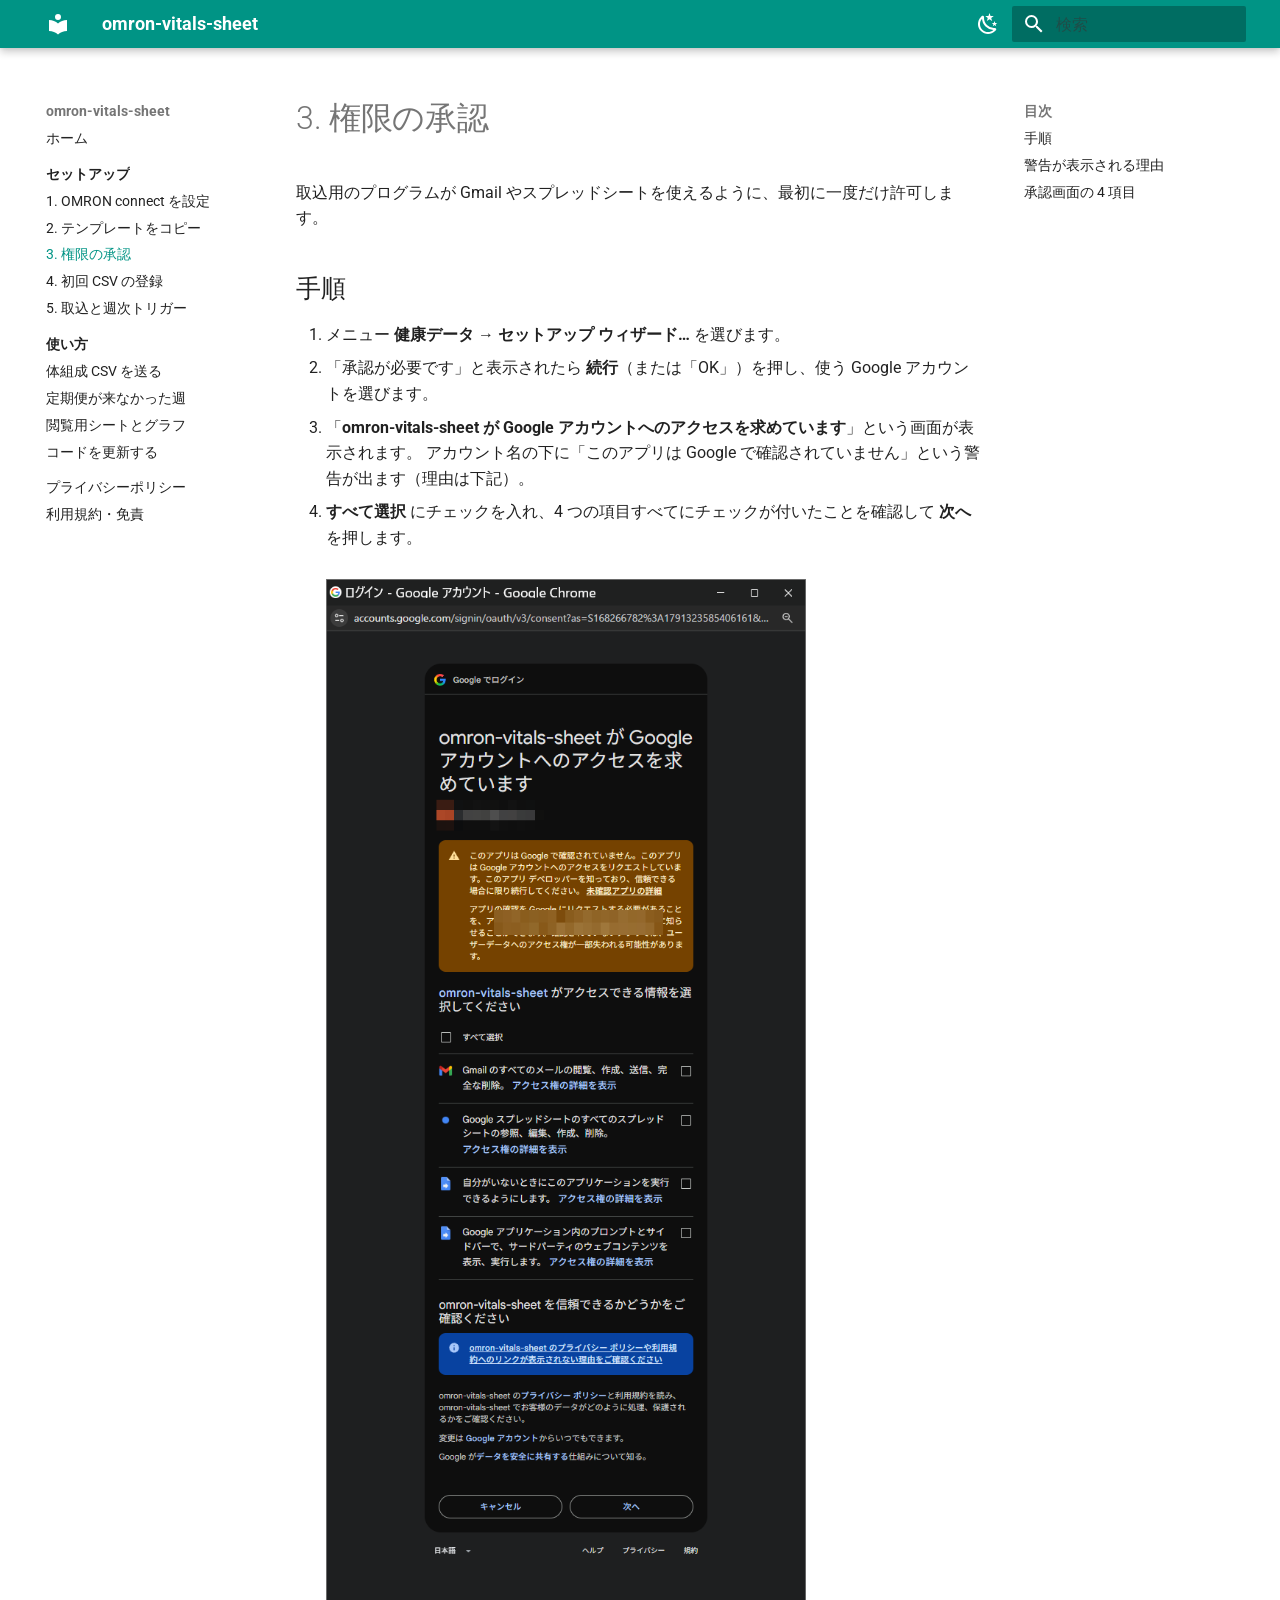
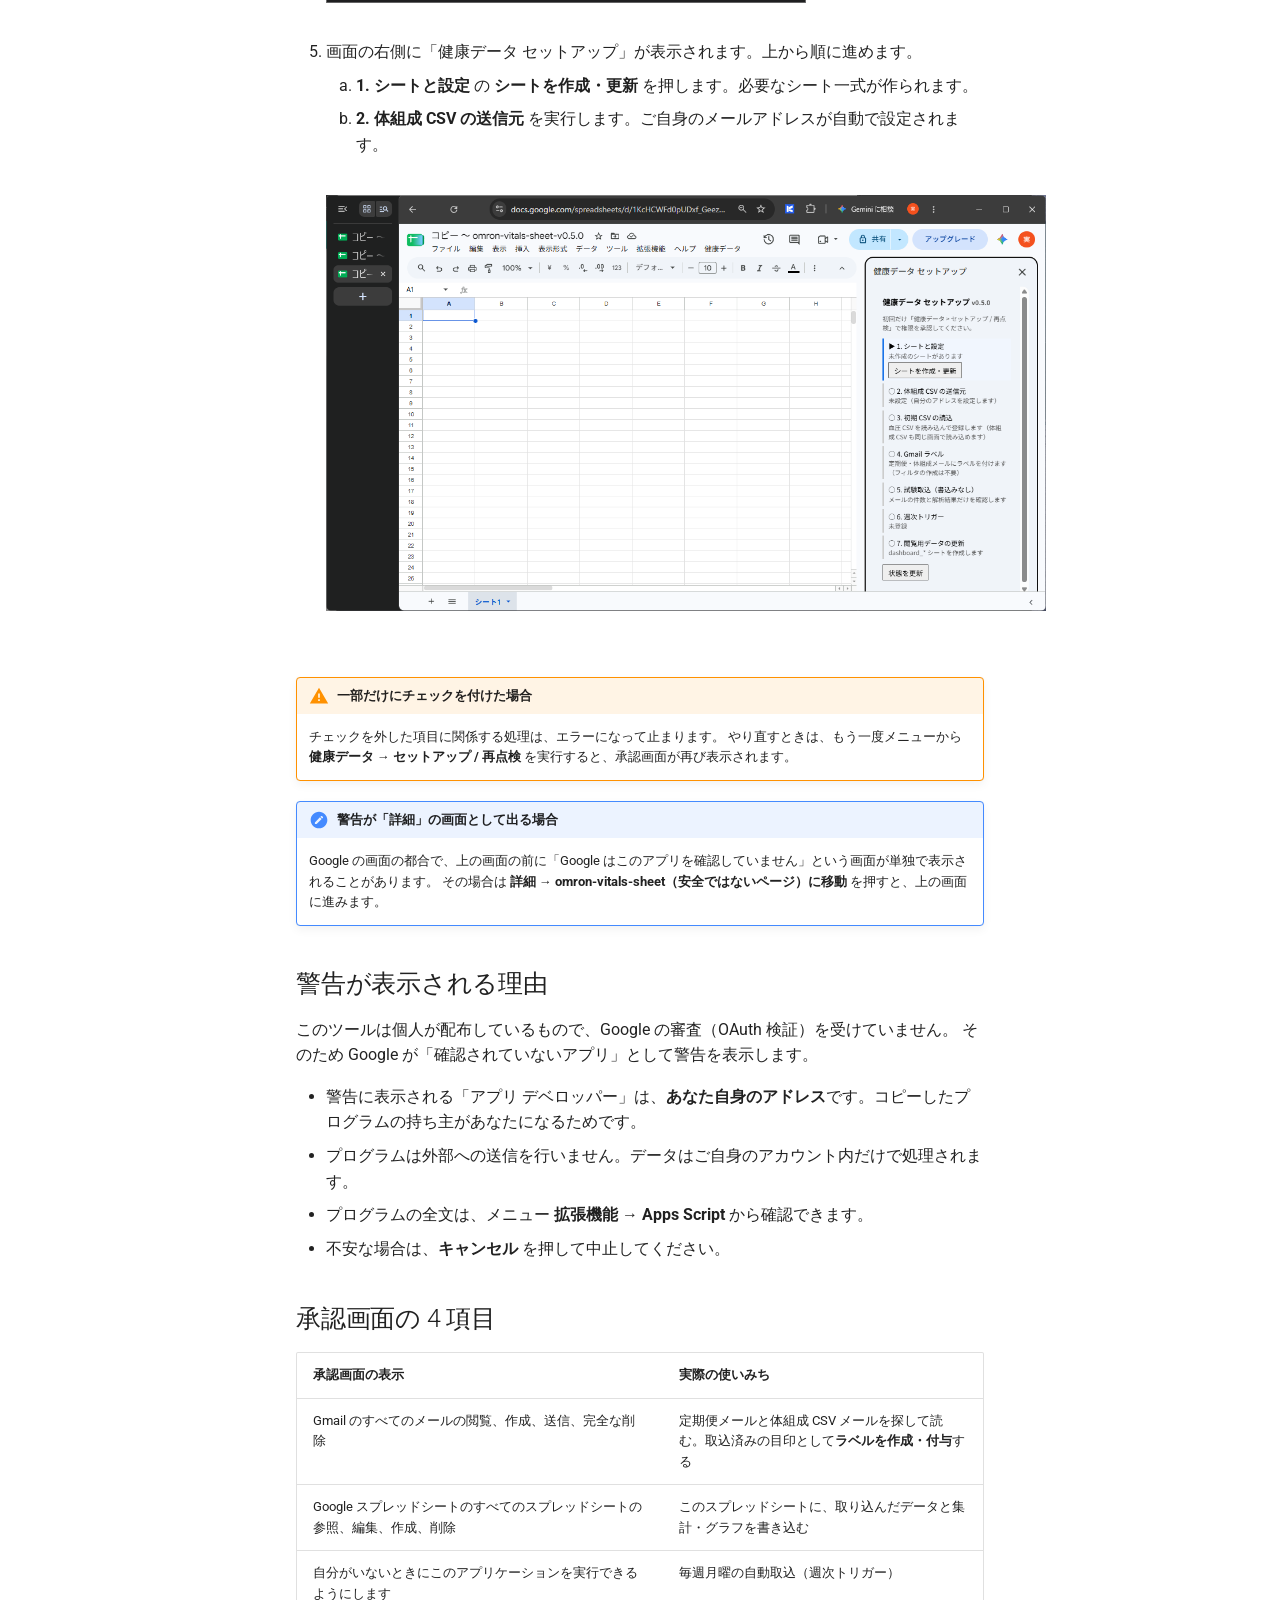
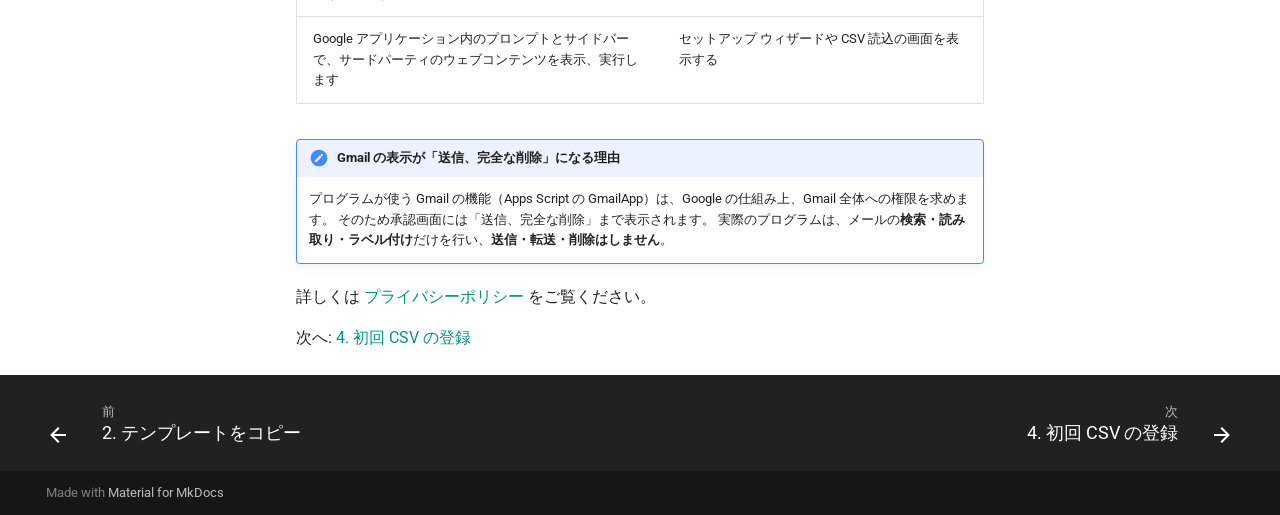
<file: setup/authorize/index.html>
<!doctype html>
<html lang="ja" class="no-js">
  <head>
    
      <meta charset="utf-8">
      <meta name="viewport" content="width=device-width,initial-scale=1">
      
        <meta name="description" content="OMRON Connect の血圧・体組成データを Google スプレッドシートへ蓄積する非公式ツール">
      
      
      
        <link rel="canonical" href="https://vitals-sheet.getperf.net/setup/authorize/">
      
      
        <link rel="prev" href="../copy-template/">
      
      
        <link rel="next" href="../initial-csv/">
      
      
        
      
      
      <link rel="icon" href="../../assets/images/favicon.png">
      <meta name="generator" content="mkdocs-1.6.1, mkdocs-material-9.7.7">
    
    
      
        <title>3. 権限の承認 - omron-vitals-sheet</title>
      
    
    
      <link rel="stylesheet" href="../../assets/stylesheets/main.ec1eaa64.min.css">
      
        
        <link rel="stylesheet" href="../../assets/stylesheets/palette.ab4e12ef.min.css">
      
      


    
    
      
    
    
      
        
        
        <link rel="preconnect" href="https://fonts.gstatic.com" crossorigin>
        <link rel="stylesheet" href="https://fonts.googleapis.com/css?family=Roboto:300,300i,400,400i,700,700i%7CRoboto+Mono:400,400i,700,700i&display=fallback">
        <style>:root{--md-text-font:"Roboto";--md-code-font:"Roboto Mono"}</style>
      
    
    
      <link rel="stylesheet" href="../../stylesheets/extra.css">
    
    <script>__md_scope=new URL("../..",location),__md_hash=e=>[...e].reduce(((e,_)=>(e<<5)-e+_.charCodeAt(0)),0),__md_get=(e,_=localStorage,t=__md_scope)=>JSON.parse(_.getItem(t.pathname+"."+e)),__md_set=(e,_,t=localStorage,a=__md_scope)=>{try{t.setItem(a.pathname+"."+e,JSON.stringify(_))}catch(e){}}</script>
    
      

    
    
  </head>
  
  
    
    
      
    
    
    
    
    <body dir="ltr" data-md-color-scheme="default" data-md-color-primary="teal" data-md-color-accent="teal">
  
    
    <input class="md-toggle" data-md-toggle="drawer" type="checkbox" id="__drawer" autocomplete="off">
    <input class="md-toggle" data-md-toggle="search" type="checkbox" id="__search" autocomplete="off">
    <label class="md-overlay" for="__drawer"></label>
    <div data-md-component="skip">
      
        
        <a href="#3" class="md-skip">
          コンテンツにスキップ
        </a>
      
    </div>
    <div data-md-component="announce">
      
    </div>
    
    
      

  

<header class="md-header md-header--shadow" data-md-component="header">
  <nav class="md-header__inner md-grid" aria-label="ヘッダー">
    <a href="../.." title="omron-vitals-sheet" class="md-header__button md-logo" aria-label="omron-vitals-sheet" data-md-component="logo">
      
  
  <svg xmlns="http://www.w3.org/2000/svg" viewBox="0 0 24 24"><path d="M12 8a3 3 0 0 0 3-3 3 3 0 0 0-3-3 3 3 0 0 0-3 3 3 3 0 0 0 3 3m0 3.54C9.64 9.35 6.5 8 3 8v11c3.5 0 6.64 1.35 9 3.54 2.36-2.19 5.5-3.54 9-3.54V8c-3.5 0-6.64 1.35-9 3.54"/></svg>

    </a>
    <label class="md-header__button md-icon" for="__drawer">
      
      <svg xmlns="http://www.w3.org/2000/svg" viewBox="0 0 24 24"><path d="M3 6h18v2H3zm0 5h18v2H3zm0 5h18v2H3z"/></svg>
    </label>
    <div class="md-header__title" data-md-component="header-title">
      <div class="md-header__ellipsis">
        <div class="md-header__topic">
          <span class="md-ellipsis">
            omron-vitals-sheet
          </span>
        </div>
        <div class="md-header__topic" data-md-component="header-topic">
          <span class="md-ellipsis">
            
              3. 権限の承認
            
          </span>
        </div>
      </div>
    </div>
    
      
        <form class="md-header__option" data-md-component="palette">
  
    
    
    
    <input class="md-option" data-md-color-media="" data-md-color-scheme="default" data-md-color-primary="teal" data-md-color-accent="teal"  aria-label="ダークモードに切り替え"  type="radio" name="__palette" id="__palette_0">
    
      <label class="md-header__button md-icon" title="ダークモードに切り替え" for="__palette_1" hidden>
        <svg xmlns="http://www.w3.org/2000/svg" viewBox="0 0 24 24"><path d="m17.75 4.09-2.53 1.94.91 3.06-2.63-1.81-2.63 1.81.91-3.06-2.53-1.94L12.44 4l1.06-3 1.06 3zm3.5 6.91-1.64 1.25.59 1.98-1.7-1.17-1.7 1.17.59-1.98L15.75 11l2.06-.05L18.5 9l.69 1.95zm-2.28 4.95c.83-.08 1.72 1.1 1.19 1.85-.32.45-.66.87-1.08 1.27C15.17 23 8.84 23 4.94 19.07c-3.91-3.9-3.91-10.24 0-14.14.4-.4.82-.76 1.27-1.08.75-.53 1.93.36 1.85 1.19-.27 2.86.69 5.83 2.89 8.02a9.96 9.96 0 0 0 8.02 2.89m-1.64 2.02a12.08 12.08 0 0 1-7.8-3.47c-2.17-2.19-3.33-5-3.49-7.82-2.81 3.14-2.7 7.96.31 10.98 3.02 3.01 7.84 3.12 10.98.31"/></svg>
      </label>
    
  
    
    
    
    <input class="md-option" data-md-color-media="" data-md-color-scheme="slate" data-md-color-primary="teal" data-md-color-accent="teal"  aria-label="ライトモードに切り替え"  type="radio" name="__palette" id="__palette_1">
    
      <label class="md-header__button md-icon" title="ライトモードに切り替え" for="__palette_0" hidden>
        <svg xmlns="http://www.w3.org/2000/svg" viewBox="0 0 24 24"><path d="M12 7a5 5 0 0 1 5 5 5 5 0 0 1-5 5 5 5 0 0 1-5-5 5 5 0 0 1 5-5m0 2a3 3 0 0 0-3 3 3 3 0 0 0 3 3 3 3 0 0 0 3-3 3 3 0 0 0-3-3m0-7 2.39 3.42C13.65 5.15 12.84 5 12 5s-1.65.15-2.39.42zM3.34 7l4.16-.35A7.2 7.2 0 0 0 5.94 8.5c-.44.74-.69 1.5-.83 2.29zm.02 10 1.76-3.77a7.131 7.131 0 0 0 2.38 4.14zM20.65 7l-1.77 3.79a7.02 7.02 0 0 0-2.38-4.15zm-.01 10-4.14.36c.59-.51 1.12-1.14 1.54-1.86.42-.73.69-1.5.83-2.29zM12 22l-2.41-3.44c.74.27 1.55.44 2.41.44.82 0 1.63-.17 2.37-.44z"/></svg>
      </label>
    
  
</form>
      
    
    
      <script>var palette=__md_get("__palette");if(palette&&palette.color){if("(prefers-color-scheme)"===palette.color.media){var media=matchMedia("(prefers-color-scheme: light)"),input=document.querySelector(media.matches?"[data-md-color-media='(prefers-color-scheme: light)']":"[data-md-color-media='(prefers-color-scheme: dark)']");palette.color.media=input.getAttribute("data-md-color-media"),palette.color.scheme=input.getAttribute("data-md-color-scheme"),palette.color.primary=input.getAttribute("data-md-color-primary"),palette.color.accent=input.getAttribute("data-md-color-accent")}for(var[key,value]of Object.entries(palette.color))document.body.setAttribute("data-md-color-"+key,value)}</script>
    
    
    
      
      
        <label class="md-header__button md-icon" for="__search">
          
          <svg xmlns="http://www.w3.org/2000/svg" viewBox="0 0 24 24"><path d="M9.5 3A6.5 6.5 0 0 1 16 9.5c0 1.61-.59 3.09-1.56 4.23l.27.27h.79l5 5-1.5 1.5-5-5v-.79l-.27-.27A6.52 6.52 0 0 1 9.5 16 6.5 6.5 0 0 1 3 9.5 6.5 6.5 0 0 1 9.5 3m0 2C7 5 5 7 5 9.5S7 14 9.5 14 14 12 14 9.5 12 5 9.5 5"/></svg>
        </label>
        <div class="md-search" data-md-component="search" role="dialog">
  <label class="md-search__overlay" for="__search"></label>
  <div class="md-search__inner" role="search">
    <form class="md-search__form" name="search">
      <input type="text" class="md-search__input" name="query" aria-label="検索" placeholder="検索" autocapitalize="off" autocorrect="off" autocomplete="off" spellcheck="false" data-md-component="search-query" required>
      <label class="md-search__icon md-icon" for="__search">
        
        <svg xmlns="http://www.w3.org/2000/svg" viewBox="0 0 24 24"><path d="M9.5 3A6.5 6.5 0 0 1 16 9.5c0 1.61-.59 3.09-1.56 4.23l.27.27h.79l5 5-1.5 1.5-5-5v-.79l-.27-.27A6.52 6.52 0 0 1 9.5 16 6.5 6.5 0 0 1 3 9.5 6.5 6.5 0 0 1 9.5 3m0 2C7 5 5 7 5 9.5S7 14 9.5 14 14 12 14 9.5 12 5 9.5 5"/></svg>
        
        <svg xmlns="http://www.w3.org/2000/svg" viewBox="0 0 24 24"><path d="M20 11v2H8l5.5 5.5-1.42 1.42L4.16 12l7.92-7.92L13.5 5.5 8 11z"/></svg>
      </label>
      <nav class="md-search__options" aria-label="検索">
        
        <button type="reset" class="md-search__icon md-icon" title="クリア" aria-label="クリア" tabindex="-1">
          
          <svg xmlns="http://www.w3.org/2000/svg" viewBox="0 0 24 24"><path d="M19 6.41 17.59 5 12 10.59 6.41 5 5 6.41 10.59 12 5 17.59 6.41 19 12 13.41 17.59 19 19 17.59 13.41 12z"/></svg>
        </button>
      </nav>
      
    </form>
    <div class="md-search__output">
      <div class="md-search__scrollwrap" tabindex="0" data-md-scrollfix>
        <div class="md-search-result" data-md-component="search-result">
          <div class="md-search-result__meta">
            検索を初期化
          </div>
          <ol class="md-search-result__list" role="presentation"></ol>
        </div>
      </div>
    </div>
  </div>
</div>
      
    
    
  </nav>
  
</header>
    
    <div class="md-container" data-md-component="container">
      
      
        
          
        
      
      <main class="md-main" data-md-component="main">
        <div class="md-main__inner md-grid">
          
            
              
              <div class="md-sidebar md-sidebar--primary" data-md-component="sidebar" data-md-type="navigation" >
                <div class="md-sidebar__scrollwrap">
                  <div class="md-sidebar__inner">
                    



<nav class="md-nav md-nav--primary" aria-label="ナビゲーション" data-md-level="0">
  <label class="md-nav__title" for="__drawer">
    <a href="../.." title="omron-vitals-sheet" class="md-nav__button md-logo" aria-label="omron-vitals-sheet" data-md-component="logo">
      
  
  <svg xmlns="http://www.w3.org/2000/svg" viewBox="0 0 24 24"><path d="M12 8a3 3 0 0 0 3-3 3 3 0 0 0-3-3 3 3 0 0 0-3 3 3 3 0 0 0 3 3m0 3.54C9.64 9.35 6.5 8 3 8v11c3.5 0 6.64 1.35 9 3.54 2.36-2.19 5.5-3.54 9-3.54V8c-3.5 0-6.64 1.35-9 3.54"/></svg>

    </a>
    omron-vitals-sheet
  </label>
  
  <ul class="md-nav__list" data-md-scrollfix>
    
      
      
  
  
  
  
    <li class="md-nav__item">
      <a href="../.." class="md-nav__link">
        
  
  
  <span class="md-ellipsis">
    
  
    ホーム
  

    
  </span>
  
  

      </a>
    </li>
  

    
      
      
  
  
    
  
  
  
    
    
      
        
          
        
      
        
      
        
      
        
      
        
      
        
      
    
    
    
      
        
        
      
    
    
    <li class="md-nav__item md-nav__item--active md-nav__item--section md-nav__item--nested">
      
        
        
        <input class="md-nav__toggle md-toggle " type="checkbox" id="__nav_2" checked>
        
          
          <div class="md-nav__link md-nav__container">
            <a href="../" class="md-nav__link ">
              
  
  
  <span class="md-ellipsis">
    
  
    セットアップ
  

    
  </span>
  
  

            </a>
            
              
              <label class="md-nav__link " for="__nav_2" id="__nav_2_label" tabindex="">
                <span class="md-nav__icon md-icon"></span>
              </label>
            
          </div>
        
        <nav class="md-nav" data-md-level="1" aria-labelledby="__nav_2_label" aria-expanded="true">
          <label class="md-nav__title" for="__nav_2">
            <span class="md-nav__icon md-icon"></span>
            
  
    セットアップ
  

          </label>
          <ul class="md-nav__list" data-md-scrollfix>
            
              
            
              
                
  
  
  
  
    <li class="md-nav__item">
      <a href="../omron-connect/" class="md-nav__link">
        
  
  
  <span class="md-ellipsis">
    
  
    1. OMRON connect を設定
  

    
  </span>
  
  

      </a>
    </li>
  

              
            
              
                
  
  
  
  
    <li class="md-nav__item">
      <a href="../copy-template/" class="md-nav__link">
        
  
  
  <span class="md-ellipsis">
    
  
    2. テンプレートをコピー
  

    
  </span>
  
  

      </a>
    </li>
  

              
            
              
                
  
  
    
  
  
  
    <li class="md-nav__item md-nav__item--active">
      
      <input class="md-nav__toggle md-toggle" type="checkbox" id="__toc">
      
      
        
      
      
        <label class="md-nav__link md-nav__link--active" for="__toc">
          
  
  
  <span class="md-ellipsis">
    
  
    3. 権限の承認
  

    
  </span>
  
  

          <span class="md-nav__icon md-icon"></span>
        </label>
      
      <a href="./" class="md-nav__link md-nav__link--active">
        
  
  
  <span class="md-ellipsis">
    
  
    3. 権限の承認
  

    
  </span>
  
  

      </a>
      
        

<nav class="md-nav md-nav--secondary" aria-label="目次">
  
  
  
    
  
  
    <label class="md-nav__title" for="__toc">
      <span class="md-nav__icon md-icon"></span>
      目次
    </label>
    <ul class="md-nav__list" data-md-component="toc" data-md-scrollfix>
      
        <li class="md-nav__item">
  <a href="#_1" class="md-nav__link">
    <span class="md-ellipsis">
      
        手順
      
    </span>
  </a>
  
</li>
      
        <li class="md-nav__item">
  <a href="#_2" class="md-nav__link">
    <span class="md-ellipsis">
      
        警告が表示される理由
      
    </span>
  </a>
  
</li>
      
        <li class="md-nav__item">
  <a href="#4" class="md-nav__link">
    <span class="md-ellipsis">
      
        承認画面の 4 項目
      
    </span>
  </a>
  
</li>
      
    </ul>
  
</nav>
      
    </li>
  

              
            
              
                
  
  
  
  
    <li class="md-nav__item">
      <a href="../initial-csv/" class="md-nav__link">
        
  
  
  <span class="md-ellipsis">
    
  
    4. 初回 CSV の登録
  

    
  </span>
  
  

      </a>
    </li>
  

              
            
              
                
  
  
  
  
    <li class="md-nav__item">
      <a href="../first-sync/" class="md-nav__link">
        
  
  
  <span class="md-ellipsis">
    
  
    5. 取込と週次トリガー
  

    
  </span>
  
  

      </a>
    </li>
  

              
            
          </ul>
        </nav>
      
    </li>
  

    
      
      
  
  
  
  
    
    
      
        
          
        
      
        
      
        
      
        
      
        
      
    
    
    
      
        
        
      
    
    
    <li class="md-nav__item md-nav__item--section md-nav__item--nested">
      
        
        
        <input class="md-nav__toggle md-toggle " type="checkbox" id="__nav_3" >
        
          
          <div class="md-nav__link md-nav__container">
            <a href="../../usage/" class="md-nav__link ">
              
  
  
  <span class="md-ellipsis">
    
  
    使い方
  

    
  </span>
  
  

            </a>
            
              
              <label class="md-nav__link " for="__nav_3" id="__nav_3_label" tabindex="">
                <span class="md-nav__icon md-icon"></span>
              </label>
            
          </div>
        
        <nav class="md-nav" data-md-level="1" aria-labelledby="__nav_3_label" aria-expanded="false">
          <label class="md-nav__title" for="__nav_3">
            <span class="md-nav__icon md-icon"></span>
            
  
    使い方
  

          </label>
          <ul class="md-nav__list" data-md-scrollfix>
            
              
            
              
                
  
  
  
  
    <li class="md-nav__item">
      <a href="../../usage/body-csv/" class="md-nav__link">
        
  
  
  <span class="md-ellipsis">
    
  
    体組成 CSV を送る
  

    
  </span>
  
  

      </a>
    </li>
  

              
            
              
                
  
  
  
  
    <li class="md-nav__item">
      <a href="../../usage/manual-fill/" class="md-nav__link">
        
  
  
  <span class="md-ellipsis">
    
  
    定期便が来なかった週
  

    
  </span>
  
  

      </a>
    </li>
  

              
            
              
                
  
  
  
  
    <li class="md-nav__item">
      <a href="../../usage/dashboard/" class="md-nav__link">
        
  
  
  <span class="md-ellipsis">
    
  
    閲覧用シートとグラフ
  

    
  </span>
  
  

      </a>
    </li>
  

              
            
              
                
  
  
  
  
    <li class="md-nav__item">
      <a href="../../usage/update/" class="md-nav__link">
        
  
  
  <span class="md-ellipsis">
    
  
    コードを更新する
  

    
  </span>
  
  

      </a>
    </li>
  

              
            
          </ul>
        </nav>
      
    </li>
  

    
      
      
  
  
  
  
    <li class="md-nav__item">
      <a href="../../privacy/" class="md-nav__link">
        
  
  
  <span class="md-ellipsis">
    
  
    プライバシーポリシー
  

    
  </span>
  
  

      </a>
    </li>
  

    
      
      
  
  
  
  
    <li class="md-nav__item">
      <a href="../../terms/" class="md-nav__link">
        
  
  
  <span class="md-ellipsis">
    
  
    利用規約・免責
  

    
  </span>
  
  

      </a>
    </li>
  

    
  </ul>
</nav>
                  </div>
                </div>
              </div>
            
            
              
              <div class="md-sidebar md-sidebar--secondary" data-md-component="sidebar" data-md-type="toc" >
                <div class="md-sidebar__scrollwrap">
                  <div class="md-sidebar__inner">
                    

<nav class="md-nav md-nav--secondary" aria-label="目次">
  
  
  
    
  
  
    <label class="md-nav__title" for="__toc">
      <span class="md-nav__icon md-icon"></span>
      目次
    </label>
    <ul class="md-nav__list" data-md-component="toc" data-md-scrollfix>
      
        <li class="md-nav__item">
  <a href="#_1" class="md-nav__link">
    <span class="md-ellipsis">
      
        手順
      
    </span>
  </a>
  
</li>
      
        <li class="md-nav__item">
  <a href="#_2" class="md-nav__link">
    <span class="md-ellipsis">
      
        警告が表示される理由
      
    </span>
  </a>
  
</li>
      
        <li class="md-nav__item">
  <a href="#4" class="md-nav__link">
    <span class="md-ellipsis">
      
        承認画面の 4 項目
      
    </span>
  </a>
  
</li>
      
    </ul>
  
</nav>
                  </div>
                </div>
              </div>
            
          
          
            <div class="md-content" data-md-component="content">
              
              <article class="md-content__inner md-typeset">
                
                  



<h1 id="3">3. 権限の承認<a class="headerlink" href="#3" title="Permanent link">&para;</a></h1>
<p>取込用のプログラムが Gmail やスプレッドシートを使えるように、最初に一度だけ許可します。</p>
<h2 id="_1">手順<a class="headerlink" href="#_1" title="Permanent link">&para;</a></h2>
<ol>
<li>メニュー <strong>健康データ → セットアップ ウィザード…</strong> を選びます。</li>
<li>「承認が必要です」と表示されたら <strong>続行</strong>（または「OK」）を押し、使う Google アカウントを選びます。</li>
<li>「<strong>omron-vitals-sheet が Google アカウントへのアクセスを求めています</strong>」という画面が表示されます。
   アカウント名の下に「このアプリは Google で確認されていません」という警告が出ます（理由は下記）。</li>
<li>
<p><strong>すべて選択</strong> にチェックを入れ、4 つの項目すべてにチェックが付いたことを確認して <strong>次へ</strong> を押します。</p>
<p><img alt="権限の承認画面" class="img-medium" src="../../img/setup/consent.png" /></p>
</li>
<li>
<p>画面の右側に「健康データ セットアップ」が表示されます。上から順に進めます。</p>
<ol>
<li><strong>1. シートと設定</strong> の <strong>シートを作成・更新</strong> を押します。必要なシート一式が作られます。</li>
<li><strong>2. 体組成 CSV の送信元</strong> を実行します。ご自身のメールアドレスが自動で設定されます。</li>
</ol>
<p><img alt="セットアップ ウィザード" class="img-large" src="../../img/setup/wizard.png" /></p>
</li>
</ol>
<div class="admonition warning">
<p class="admonition-title">一部だけにチェックを付けた場合</p>
<p>チェックを外した項目に関係する処理は、エラーになって止まります。
やり直すときは、もう一度メニューから <strong>健康データ → セットアップ / 再点検</strong> を実行すると、承認画面が再び表示されます。</p>
</div>
<div class="admonition note">
<p class="admonition-title">警告が「詳細」の画面として出る場合</p>
<p>Google の画面の都合で、上の画面の前に「Google はこのアプリを確認していません」という画面が単独で表示されることがあります。
その場合は <strong>詳細</strong> → <strong>omron-vitals-sheet（安全ではないページ）に移動</strong> を押すと、上の画面に進みます。</p>
</div>
<h2 id="_2">警告が表示される理由<a class="headerlink" href="#_2" title="Permanent link">&para;</a></h2>
<p>このツールは個人が配布しているもので、Google の審査（OAuth 検証）を受けていません。
そのため Google が「確認されていないアプリ」として警告を表示します。</p>
<ul>
<li>警告に表示される「アプリ デベロッパー」は、<strong>あなた自身のアドレス</strong>です。コピーしたプログラムの持ち主があなたになるためです。</li>
<li>プログラムは外部への送信を行いません。データはご自身のアカウント内だけで処理されます。</li>
<li>プログラムの全文は、メニュー <strong>拡張機能 → Apps Script</strong> から確認できます。</li>
<li>不安な場合は、<strong>キャンセル</strong> を押して中止してください。</li>
</ul>
<h2 id="4">承認画面の 4 項目<a class="headerlink" href="#4" title="Permanent link">&para;</a></h2>
<table>
<thead>
<tr>
<th>承認画面の表示</th>
<th>実際の使いみち</th>
</tr>
</thead>
<tbody>
<tr>
<td>Gmail のすべてのメールの閲覧、作成、送信、完全な削除</td>
<td>定期便メールと体組成 CSV メールを探して読む。取込済みの目印として<strong>ラベルを作成・付与</strong>する</td>
</tr>
<tr>
<td>Google スプレッドシートのすべてのスプレッドシートの参照、編集、作成、削除</td>
<td>このスプレッドシートに、取り込んだデータと集計・グラフを書き込む</td>
</tr>
<tr>
<td>自分がいないときにこのアプリケーションを実行できるようにします</td>
<td>毎週月曜の自動取込（週次トリガー）</td>
</tr>
<tr>
<td>Google アプリケーション内のプロンプトとサイドバーで、サードパーティのウェブコンテンツを表示、実行します</td>
<td>セットアップ ウィザードや CSV 読込の画面を表示する</td>
</tr>
</tbody>
</table>
<div class="admonition note">
<p class="admonition-title">Gmail の表示が「送信、完全な削除」になる理由</p>
<p>プログラムが使う Gmail の機能（Apps Script の GmailApp）は、Google の仕組み上、Gmail 全体への権限を求めます。
そのため承認画面には「送信、完全な削除」まで表示されます。
実際のプログラムは、メールの<strong>検索・読み取り・ラベル付け</strong>だけを行い、<strong>送信・転送・削除はしません</strong>。</p>
</div>
<p>詳しくは <a href="../../privacy/">プライバシーポリシー</a> をご覧ください。</p>
<p>次へ: <a href="../initial-csv/">4. 初回 CSV の登録</a></p>












                
              </article>
            </div>
          
          
<script>var target=document.getElementById(location.hash.slice(1));target&&target.name&&(target.checked=target.name.startsWith("__tabbed_"))</script>
        </div>
        
      </main>
      
        <footer class="md-footer">
  
    
      
      <nav class="md-footer__inner md-grid" aria-label="フッター" >
        
          
          <a href="../copy-template/" class="md-footer__link md-footer__link--prev" aria-label="前: 2. テンプレートをコピー">
            <div class="md-footer__button md-icon">
              
              <svg xmlns="http://www.w3.org/2000/svg" viewBox="0 0 24 24"><path d="M20 11v2H8l5.5 5.5-1.42 1.42L4.16 12l7.92-7.92L13.5 5.5 8 11z"/></svg>
            </div>
            <div class="md-footer__title">
              <span class="md-footer__direction">
                前
              </span>
              <div class="md-ellipsis">
                2. テンプレートをコピー
              </div>
            </div>
          </a>
        
        
          
          <a href="../initial-csv/" class="md-footer__link md-footer__link--next" aria-label="次: 4. 初回 CSV の登録">
            <div class="md-footer__title">
              <span class="md-footer__direction">
                次
              </span>
              <div class="md-ellipsis">
                4. 初回 CSV の登録
              </div>
            </div>
            <div class="md-footer__button md-icon">
              
              <svg xmlns="http://www.w3.org/2000/svg" viewBox="0 0 24 24"><path d="M4 11v2h12l-5.5 5.5 1.42 1.42L19.84 12l-7.92-7.92L10.5 5.5 16 11z"/></svg>
            </div>
          </a>
        
      </nav>
    
  
  <div class="md-footer-meta md-typeset">
    <div class="md-footer-meta__inner md-grid">
      <div class="md-copyright">
  
  
    Made with
    <a href="https://squidfunk.github.io/mkdocs-material/" target="_blank" rel="noopener">
      Material for MkDocs
    </a>
  
</div>
      
    </div>
  </div>
</footer>
      
    </div>
    <div class="md-dialog" data-md-component="dialog">
      <div class="md-dialog__inner md-typeset"></div>
    </div>
    
    
    
      
      
      <script id="__config" type="application/json">{"annotate": null, "base": "../..", "features": ["navigation.footer", "navigation.sections", "navigation.indexes"], "search": "../../assets/javascripts/workers/search.2c215733.min.js", "tags": null, "translations": {"clipboard.copied": "\u30b3\u30d4\u30fc\u3057\u307e\u3057\u305f", "clipboard.copy": "\u30af\u30ea\u30c3\u30d7\u30dc\u30fc\u30c9\u3078\u30b3\u30d4\u30fc", "search.result.more.one": "\u3053\u306e\u30da\u30fc\u30b8\u5185\u306b\u3082\u30461\u4ef6\u898b\u3064\u304b\u308a\u307e\u3057\u305f", "search.result.more.other": "\u3053\u306e\u30da\u30fc\u30b8\u5185\u306b\u3042\u3068#\u4ef6\u898b\u3064\u304b\u308a\u307e\u3057\u305f", "search.result.none": "\u4f55\u3082\u898b\u3064\u304b\u308a\u307e\u305b\u3093\u3067\u3057\u305f", "search.result.one": "1\u4ef6\u898b\u3064\u304b\u308a\u307e\u3057\u305f", "search.result.other": "#\u4ef6\u898b\u3064\u304b\u308a\u307e\u3057\u305f", "search.result.placeholder": "\u691c\u7d22\u30ad\u30fc\u30ef\u30fc\u30c9\u3092\u5165\u529b\u3057\u3066\u304f\u3060\u3055\u3044", "search.result.term.missing": "\u691c\u7d22\u306b\u542b\u307e\u308c\u306a\u3044", "select.version": "\u30d0\u30fc\u30b8\u30e7\u30f3\u5207\u308a\u66ff\u3048"}, "version": null}</script>
    
    
      <script src="../../assets/javascripts/bundle.d7400e89.min.js"></script>
      
    
  </body>
</html>
</file>
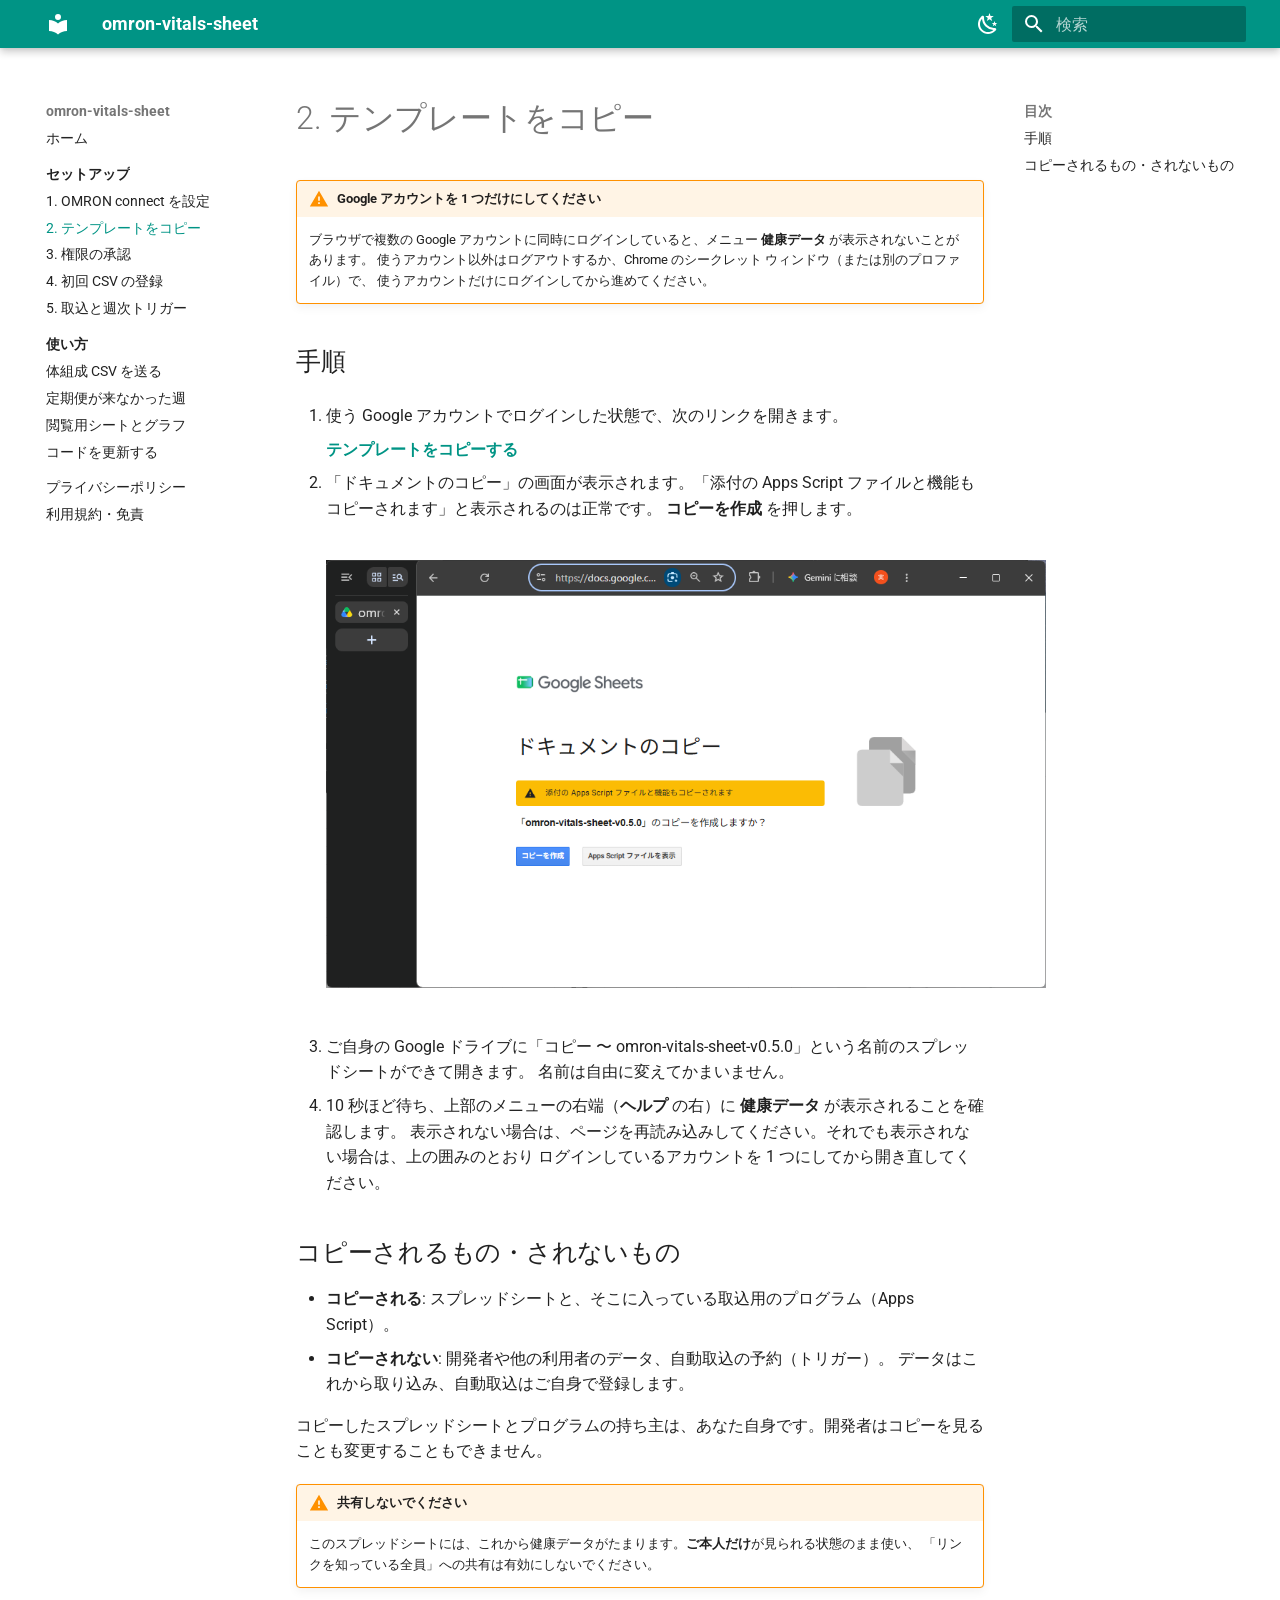
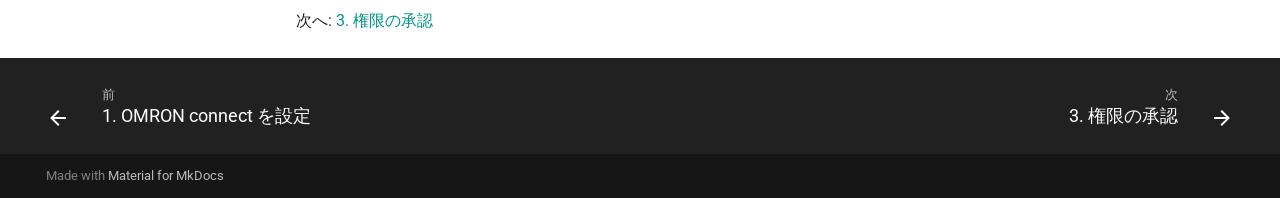
<file: setup/copy-template/index.html>
<!doctype html>
<html lang="ja" class="no-js">
  <head>
    
      <meta charset="utf-8">
      <meta name="viewport" content="width=device-width,initial-scale=1">
      
        <meta name="description" content="OMRON Connect の血圧・体組成データを Google スプレッドシートへ蓄積する非公式ツール">
      
      
      
        <link rel="canonical" href="https://vitals-sheet.getperf.net/setup/copy-template/">
      
      
        <link rel="prev" href="../omron-connect/">
      
      
        <link rel="next" href="../authorize/">
      
      
        
      
      
      <link rel="icon" href="../../assets/images/favicon.png">
      <meta name="generator" content="mkdocs-1.6.1, mkdocs-material-9.7.7">
    
    
      
        <title>2. テンプレートをコピー - omron-vitals-sheet</title>
      
    
    
      <link rel="stylesheet" href="../../assets/stylesheets/main.ec1eaa64.min.css">
      
        
        <link rel="stylesheet" href="../../assets/stylesheets/palette.ab4e12ef.min.css">
      
      


    
    
      
    
    
      
        
        
        <link rel="preconnect" href="https://fonts.gstatic.com" crossorigin>
        <link rel="stylesheet" href="https://fonts.googleapis.com/css?family=Roboto:300,300i,400,400i,700,700i%7CRoboto+Mono:400,400i,700,700i&display=fallback">
        <style>:root{--md-text-font:"Roboto";--md-code-font:"Roboto Mono"}</style>
      
    
    
      <link rel="stylesheet" href="../../stylesheets/extra.css">
    
    <script>__md_scope=new URL("../..",location),__md_hash=e=>[...e].reduce(((e,_)=>(e<<5)-e+_.charCodeAt(0)),0),__md_get=(e,_=localStorage,t=__md_scope)=>JSON.parse(_.getItem(t.pathname+"."+e)),__md_set=(e,_,t=localStorage,a=__md_scope)=>{try{t.setItem(a.pathname+"."+e,JSON.stringify(_))}catch(e){}}</script>
    
      

    
    
  </head>
  
  
    
    
      
    
    
    
    
    <body dir="ltr" data-md-color-scheme="default" data-md-color-primary="teal" data-md-color-accent="teal">
  
    
    <input class="md-toggle" data-md-toggle="drawer" type="checkbox" id="__drawer" autocomplete="off">
    <input class="md-toggle" data-md-toggle="search" type="checkbox" id="__search" autocomplete="off">
    <label class="md-overlay" for="__drawer"></label>
    <div data-md-component="skip">
      
        
        <a href="#2" class="md-skip">
          コンテンツにスキップ
        </a>
      
    </div>
    <div data-md-component="announce">
      
    </div>
    
    
      

  

<header class="md-header md-header--shadow" data-md-component="header">
  <nav class="md-header__inner md-grid" aria-label="ヘッダー">
    <a href="../.." title="omron-vitals-sheet" class="md-header__button md-logo" aria-label="omron-vitals-sheet" data-md-component="logo">
      
  
  <svg xmlns="http://www.w3.org/2000/svg" viewBox="0 0 24 24"><path d="M12 8a3 3 0 0 0 3-3 3 3 0 0 0-3-3 3 3 0 0 0-3 3 3 3 0 0 0 3 3m0 3.54C9.64 9.35 6.5 8 3 8v11c3.5 0 6.64 1.35 9 3.54 2.36-2.19 5.5-3.54 9-3.54V8c-3.5 0-6.64 1.35-9 3.54"/></svg>

    </a>
    <label class="md-header__button md-icon" for="__drawer">
      
      <svg xmlns="http://www.w3.org/2000/svg" viewBox="0 0 24 24"><path d="M3 6h18v2H3zm0 5h18v2H3zm0 5h18v2H3z"/></svg>
    </label>
    <div class="md-header__title" data-md-component="header-title">
      <div class="md-header__ellipsis">
        <div class="md-header__topic">
          <span class="md-ellipsis">
            omron-vitals-sheet
          </span>
        </div>
        <div class="md-header__topic" data-md-component="header-topic">
          <span class="md-ellipsis">
            
              2. テンプレートをコピー
            
          </span>
        </div>
      </div>
    </div>
    
      
        <form class="md-header__option" data-md-component="palette">
  
    
    
    
    <input class="md-option" data-md-color-media="" data-md-color-scheme="default" data-md-color-primary="teal" data-md-color-accent="teal"  aria-label="ダークモードに切り替え"  type="radio" name="__palette" id="__palette_0">
    
      <label class="md-header__button md-icon" title="ダークモードに切り替え" for="__palette_1" hidden>
        <svg xmlns="http://www.w3.org/2000/svg" viewBox="0 0 24 24"><path d="m17.75 4.09-2.53 1.94.91 3.06-2.63-1.81-2.63 1.81.91-3.06-2.53-1.94L12.44 4l1.06-3 1.06 3zm3.5 6.91-1.64 1.25.59 1.98-1.7-1.17-1.7 1.17.59-1.98L15.75 11l2.06-.05L18.5 9l.69 1.95zm-2.28 4.95c.83-.08 1.72 1.1 1.19 1.85-.32.45-.66.87-1.08 1.27C15.17 23 8.84 23 4.94 19.07c-3.91-3.9-3.91-10.24 0-14.14.4-.4.82-.76 1.27-1.08.75-.53 1.93.36 1.85 1.19-.27 2.86.69 5.83 2.89 8.02a9.96 9.96 0 0 0 8.02 2.89m-1.64 2.02a12.08 12.08 0 0 1-7.8-3.47c-2.17-2.19-3.33-5-3.49-7.82-2.81 3.14-2.7 7.96.31 10.98 3.02 3.01 7.84 3.12 10.98.31"/></svg>
      </label>
    
  
    
    
    
    <input class="md-option" data-md-color-media="" data-md-color-scheme="slate" data-md-color-primary="teal" data-md-color-accent="teal"  aria-label="ライトモードに切り替え"  type="radio" name="__palette" id="__palette_1">
    
      <label class="md-header__button md-icon" title="ライトモードに切り替え" for="__palette_0" hidden>
        <svg xmlns="http://www.w3.org/2000/svg" viewBox="0 0 24 24"><path d="M12 7a5 5 0 0 1 5 5 5 5 0 0 1-5 5 5 5 0 0 1-5-5 5 5 0 0 1 5-5m0 2a3 3 0 0 0-3 3 3 3 0 0 0 3 3 3 3 0 0 0 3-3 3 3 0 0 0-3-3m0-7 2.39 3.42C13.65 5.15 12.84 5 12 5s-1.65.15-2.39.42zM3.34 7l4.16-.35A7.2 7.2 0 0 0 5.94 8.5c-.44.74-.69 1.5-.83 2.29zm.02 10 1.76-3.77a7.131 7.131 0 0 0 2.38 4.14zM20.65 7l-1.77 3.79a7.02 7.02 0 0 0-2.38-4.15zm-.01 10-4.14.36c.59-.51 1.12-1.14 1.54-1.86.42-.73.69-1.5.83-2.29zM12 22l-2.41-3.44c.74.27 1.55.44 2.41.44.82 0 1.63-.17 2.37-.44z"/></svg>
      </label>
    
  
</form>
      
    
    
      <script>var palette=__md_get("__palette");if(palette&&palette.color){if("(prefers-color-scheme)"===palette.color.media){var media=matchMedia("(prefers-color-scheme: light)"),input=document.querySelector(media.matches?"[data-md-color-media='(prefers-color-scheme: light)']":"[data-md-color-media='(prefers-color-scheme: dark)']");palette.color.media=input.getAttribute("data-md-color-media"),palette.color.scheme=input.getAttribute("data-md-color-scheme"),palette.color.primary=input.getAttribute("data-md-color-primary"),palette.color.accent=input.getAttribute("data-md-color-accent")}for(var[key,value]of Object.entries(palette.color))document.body.setAttribute("data-md-color-"+key,value)}</script>
    
    
    
      
      
        <label class="md-header__button md-icon" for="__search">
          
          <svg xmlns="http://www.w3.org/2000/svg" viewBox="0 0 24 24"><path d="M9.5 3A6.5 6.5 0 0 1 16 9.5c0 1.61-.59 3.09-1.56 4.23l.27.27h.79l5 5-1.5 1.5-5-5v-.79l-.27-.27A6.52 6.52 0 0 1 9.5 16 6.5 6.5 0 0 1 3 9.5 6.5 6.5 0 0 1 9.5 3m0 2C7 5 5 7 5 9.5S7 14 9.5 14 14 12 14 9.5 12 5 9.5 5"/></svg>
        </label>
        <div class="md-search" data-md-component="search" role="dialog">
  <label class="md-search__overlay" for="__search"></label>
  <div class="md-search__inner" role="search">
    <form class="md-search__form" name="search">
      <input type="text" class="md-search__input" name="query" aria-label="検索" placeholder="検索" autocapitalize="off" autocorrect="off" autocomplete="off" spellcheck="false" data-md-component="search-query" required>
      <label class="md-search__icon md-icon" for="__search">
        
        <svg xmlns="http://www.w3.org/2000/svg" viewBox="0 0 24 24"><path d="M9.5 3A6.5 6.5 0 0 1 16 9.5c0 1.61-.59 3.09-1.56 4.23l.27.27h.79l5 5-1.5 1.5-5-5v-.79l-.27-.27A6.52 6.52 0 0 1 9.5 16 6.5 6.5 0 0 1 3 9.5 6.5 6.5 0 0 1 9.5 3m0 2C7 5 5 7 5 9.5S7 14 9.5 14 14 12 14 9.5 12 5 9.5 5"/></svg>
        
        <svg xmlns="http://www.w3.org/2000/svg" viewBox="0 0 24 24"><path d="M20 11v2H8l5.5 5.5-1.42 1.42L4.16 12l7.92-7.92L13.5 5.5 8 11z"/></svg>
      </label>
      <nav class="md-search__options" aria-label="検索">
        
        <button type="reset" class="md-search__icon md-icon" title="クリア" aria-label="クリア" tabindex="-1">
          
          <svg xmlns="http://www.w3.org/2000/svg" viewBox="0 0 24 24"><path d="M19 6.41 17.59 5 12 10.59 6.41 5 5 6.41 10.59 12 5 17.59 6.41 19 12 13.41 17.59 19 19 17.59 13.41 12z"/></svg>
        </button>
      </nav>
      
    </form>
    <div class="md-search__output">
      <div class="md-search__scrollwrap" tabindex="0" data-md-scrollfix>
        <div class="md-search-result" data-md-component="search-result">
          <div class="md-search-result__meta">
            検索を初期化
          </div>
          <ol class="md-search-result__list" role="presentation"></ol>
        </div>
      </div>
    </div>
  </div>
</div>
      
    
    
  </nav>
  
</header>
    
    <div class="md-container" data-md-component="container">
      
      
        
          
        
      
      <main class="md-main" data-md-component="main">
        <div class="md-main__inner md-grid">
          
            
              
              <div class="md-sidebar md-sidebar--primary" data-md-component="sidebar" data-md-type="navigation" >
                <div class="md-sidebar__scrollwrap">
                  <div class="md-sidebar__inner">
                    



<nav class="md-nav md-nav--primary" aria-label="ナビゲーション" data-md-level="0">
  <label class="md-nav__title" for="__drawer">
    <a href="../.." title="omron-vitals-sheet" class="md-nav__button md-logo" aria-label="omron-vitals-sheet" data-md-component="logo">
      
  
  <svg xmlns="http://www.w3.org/2000/svg" viewBox="0 0 24 24"><path d="M12 8a3 3 0 0 0 3-3 3 3 0 0 0-3-3 3 3 0 0 0-3 3 3 3 0 0 0 3 3m0 3.54C9.64 9.35 6.5 8 3 8v11c3.5 0 6.64 1.35 9 3.54 2.36-2.19 5.5-3.54 9-3.54V8c-3.5 0-6.64 1.35-9 3.54"/></svg>

    </a>
    omron-vitals-sheet
  </label>
  
  <ul class="md-nav__list" data-md-scrollfix>
    
      
      
  
  
  
  
    <li class="md-nav__item">
      <a href="../.." class="md-nav__link">
        
  
  
  <span class="md-ellipsis">
    
  
    ホーム
  

    
  </span>
  
  

      </a>
    </li>
  

    
      
      
  
  
    
  
  
  
    
    
      
        
          
        
      
        
      
        
      
        
      
        
      
        
      
    
    
    
      
        
        
      
    
    
    <li class="md-nav__item md-nav__item--active md-nav__item--section md-nav__item--nested">
      
        
        
        <input class="md-nav__toggle md-toggle " type="checkbox" id="__nav_2" checked>
        
          
          <div class="md-nav__link md-nav__container">
            <a href="../" class="md-nav__link ">
              
  
  
  <span class="md-ellipsis">
    
  
    セットアップ
  

    
  </span>
  
  

            </a>
            
              
              <label class="md-nav__link " for="__nav_2" id="__nav_2_label" tabindex="">
                <span class="md-nav__icon md-icon"></span>
              </label>
            
          </div>
        
        <nav class="md-nav" data-md-level="1" aria-labelledby="__nav_2_label" aria-expanded="true">
          <label class="md-nav__title" for="__nav_2">
            <span class="md-nav__icon md-icon"></span>
            
  
    セットアップ
  

          </label>
          <ul class="md-nav__list" data-md-scrollfix>
            
              
            
              
                
  
  
  
  
    <li class="md-nav__item">
      <a href="../omron-connect/" class="md-nav__link">
        
  
  
  <span class="md-ellipsis">
    
  
    1. OMRON connect を設定
  

    
  </span>
  
  

      </a>
    </li>
  

              
            
              
                
  
  
    
  
  
  
    <li class="md-nav__item md-nav__item--active">
      
      <input class="md-nav__toggle md-toggle" type="checkbox" id="__toc">
      
      
        
      
      
        <label class="md-nav__link md-nav__link--active" for="__toc">
          
  
  
  <span class="md-ellipsis">
    
  
    2. テンプレートをコピー
  

    
  </span>
  
  

          <span class="md-nav__icon md-icon"></span>
        </label>
      
      <a href="./" class="md-nav__link md-nav__link--active">
        
  
  
  <span class="md-ellipsis">
    
  
    2. テンプレートをコピー
  

    
  </span>
  
  

      </a>
      
        

<nav class="md-nav md-nav--secondary" aria-label="目次">
  
  
  
    
  
  
    <label class="md-nav__title" for="__toc">
      <span class="md-nav__icon md-icon"></span>
      目次
    </label>
    <ul class="md-nav__list" data-md-component="toc" data-md-scrollfix>
      
        <li class="md-nav__item">
  <a href="#_1" class="md-nav__link">
    <span class="md-ellipsis">
      
        手順
      
    </span>
  </a>
  
</li>
      
        <li class="md-nav__item">
  <a href="#_2" class="md-nav__link">
    <span class="md-ellipsis">
      
        コピーされるもの・されないもの
      
    </span>
  </a>
  
</li>
      
    </ul>
  
</nav>
      
    </li>
  

              
            
              
                
  
  
  
  
    <li class="md-nav__item">
      <a href="../authorize/" class="md-nav__link">
        
  
  
  <span class="md-ellipsis">
    
  
    3. 権限の承認
  

    
  </span>
  
  

      </a>
    </li>
  

              
            
              
                
  
  
  
  
    <li class="md-nav__item">
      <a href="../initial-csv/" class="md-nav__link">
        
  
  
  <span class="md-ellipsis">
    
  
    4. 初回 CSV の登録
  

    
  </span>
  
  

      </a>
    </li>
  

              
            
              
                
  
  
  
  
    <li class="md-nav__item">
      <a href="../first-sync/" class="md-nav__link">
        
  
  
  <span class="md-ellipsis">
    
  
    5. 取込と週次トリガー
  

    
  </span>
  
  

      </a>
    </li>
  

              
            
          </ul>
        </nav>
      
    </li>
  

    
      
      
  
  
  
  
    
    
      
        
          
        
      
        
      
        
      
        
      
        
      
    
    
    
      
        
        
      
    
    
    <li class="md-nav__item md-nav__item--section md-nav__item--nested">
      
        
        
        <input class="md-nav__toggle md-toggle " type="checkbox" id="__nav_3" >
        
          
          <div class="md-nav__link md-nav__container">
            <a href="../../usage/" class="md-nav__link ">
              
  
  
  <span class="md-ellipsis">
    
  
    使い方
  

    
  </span>
  
  

            </a>
            
              
              <label class="md-nav__link " for="__nav_3" id="__nav_3_label" tabindex="">
                <span class="md-nav__icon md-icon"></span>
              </label>
            
          </div>
        
        <nav class="md-nav" data-md-level="1" aria-labelledby="__nav_3_label" aria-expanded="false">
          <label class="md-nav__title" for="__nav_3">
            <span class="md-nav__icon md-icon"></span>
            
  
    使い方
  

          </label>
          <ul class="md-nav__list" data-md-scrollfix>
            
              
            
              
                
  
  
  
  
    <li class="md-nav__item">
      <a href="../../usage/body-csv/" class="md-nav__link">
        
  
  
  <span class="md-ellipsis">
    
  
    体組成 CSV を送る
  

    
  </span>
  
  

      </a>
    </li>
  

              
            
              
                
  
  
  
  
    <li class="md-nav__item">
      <a href="../../usage/manual-fill/" class="md-nav__link">
        
  
  
  <span class="md-ellipsis">
    
  
    定期便が来なかった週
  

    
  </span>
  
  

      </a>
    </li>
  

              
            
              
                
  
  
  
  
    <li class="md-nav__item">
      <a href="../../usage/dashboard/" class="md-nav__link">
        
  
  
  <span class="md-ellipsis">
    
  
    閲覧用シートとグラフ
  

    
  </span>
  
  

      </a>
    </li>
  

              
            
              
                
  
  
  
  
    <li class="md-nav__item">
      <a href="../../usage/update/" class="md-nav__link">
        
  
  
  <span class="md-ellipsis">
    
  
    コードを更新する
  

    
  </span>
  
  

      </a>
    </li>
  

              
            
          </ul>
        </nav>
      
    </li>
  

    
      
      
  
  
  
  
    <li class="md-nav__item">
      <a href="../../privacy/" class="md-nav__link">
        
  
  
  <span class="md-ellipsis">
    
  
    プライバシーポリシー
  

    
  </span>
  
  

      </a>
    </li>
  

    
      
      
  
  
  
  
    <li class="md-nav__item">
      <a href="../../terms/" class="md-nav__link">
        
  
  
  <span class="md-ellipsis">
    
  
    利用規約・免責
  

    
  </span>
  
  

      </a>
    </li>
  

    
  </ul>
</nav>
                  </div>
                </div>
              </div>
            
            
              
              <div class="md-sidebar md-sidebar--secondary" data-md-component="sidebar" data-md-type="toc" >
                <div class="md-sidebar__scrollwrap">
                  <div class="md-sidebar__inner">
                    

<nav class="md-nav md-nav--secondary" aria-label="目次">
  
  
  
    
  
  
    <label class="md-nav__title" for="__toc">
      <span class="md-nav__icon md-icon"></span>
      目次
    </label>
    <ul class="md-nav__list" data-md-component="toc" data-md-scrollfix>
      
        <li class="md-nav__item">
  <a href="#_1" class="md-nav__link">
    <span class="md-ellipsis">
      
        手順
      
    </span>
  </a>
  
</li>
      
        <li class="md-nav__item">
  <a href="#_2" class="md-nav__link">
    <span class="md-ellipsis">
      
        コピーされるもの・されないもの
      
    </span>
  </a>
  
</li>
      
    </ul>
  
</nav>
                  </div>
                </div>
              </div>
            
          
          
            <div class="md-content" data-md-component="content">
              
              <article class="md-content__inner md-typeset">
                
                  



<h1 id="2">2. テンプレートをコピー<a class="headerlink" href="#2" title="Permanent link">&para;</a></h1>
<div class="admonition warning">
<p class="admonition-title">Google アカウントを 1 つだけにしてください</p>
<p>ブラウザで複数の Google アカウントに同時にログインしていると、メニュー <strong>健康データ</strong> が表示されないことがあります。
使うアカウント以外はログアウトするか、Chrome のシークレット ウィンドウ（または別のプロファイル）で、
使うアカウントだけにログインしてから進めてください。</p>
</div>
<h2 id="_1">手順<a class="headerlink" href="#_1" title="Permanent link">&para;</a></h2>
<ol>
<li>
<p>使う Google アカウントでログインした状態で、次のリンクを開きます。</p>
<p><strong><a href="https://docs.google.com/spreadsheets/d/1CUhu2sb1IOUV_gFyz5udJAwYBhSpUAHA9qNHFNmTu6w/copy">テンプレートをコピーする</a></strong></p>
</li>
<li>
<p>「ドキュメントのコピー」の画面が表示されます。「添付の Apps Script ファイルと機能もコピーされます」と表示されるのは正常です。
   <strong>コピーを作成</strong> を押します。</p>
<p><img alt="ドキュメントのコピー画面" class="img-large" src="../../img/setup/copy-dialog.png" /></p>
</li>
<li>
<p>ご自身の Google ドライブに「コピー 〜 omron-vitals-sheet-v0.5.0」という名前のスプレッドシートができて開きます。
   名前は自由に変えてかまいません。</p>
</li>
<li>10 秒ほど待ち、上部のメニューの右端（<strong>ヘルプ</strong> の右）に <strong>健康データ</strong> が表示されることを確認します。
   表示されない場合は、ページを再読み込みしてください。それでも表示されない場合は、上の囲みのとおり
   ログインしているアカウントを 1 つにしてから開き直してください。</li>
</ol>
<h2 id="_2">コピーされるもの・されないもの<a class="headerlink" href="#_2" title="Permanent link">&para;</a></h2>
<ul>
<li><strong>コピーされる</strong>: スプレッドシートと、そこに入っている取込用のプログラム（Apps Script）。</li>
<li><strong>コピーされない</strong>: 開発者や他の利用者のデータ、自動取込の予約（トリガー）。
  データはこれから取り込み、自動取込はご自身で登録します。</li>
</ul>
<p>コピーしたスプレッドシートとプログラムの持ち主は、あなた自身です。開発者はコピーを見ることも変更することもできません。</p>
<div class="admonition warning">
<p class="admonition-title">共有しないでください</p>
<p>このスプレッドシートには、これから健康データがたまります。<strong>ご本人だけ</strong>が見られる状態のまま使い、
「リンクを知っている全員」への共有は有効にしないでください。</p>
</div>
<p>次へ: <a href="../authorize/">3. 権限の承認</a></p>












                
              </article>
            </div>
          
          
<script>var target=document.getElementById(location.hash.slice(1));target&&target.name&&(target.checked=target.name.startsWith("__tabbed_"))</script>
        </div>
        
      </main>
      
        <footer class="md-footer">
  
    
      
      <nav class="md-footer__inner md-grid" aria-label="フッター" >
        
          
          <a href="../omron-connect/" class="md-footer__link md-footer__link--prev" aria-label="前: 1. OMRON connect を設定">
            <div class="md-footer__button md-icon">
              
              <svg xmlns="http://www.w3.org/2000/svg" viewBox="0 0 24 24"><path d="M20 11v2H8l5.5 5.5-1.42 1.42L4.16 12l7.92-7.92L13.5 5.5 8 11z"/></svg>
            </div>
            <div class="md-footer__title">
              <span class="md-footer__direction">
                前
              </span>
              <div class="md-ellipsis">
                1. OMRON connect を設定
              </div>
            </div>
          </a>
        
        
          
          <a href="../authorize/" class="md-footer__link md-footer__link--next" aria-label="次: 3. 権限の承認">
            <div class="md-footer__title">
              <span class="md-footer__direction">
                次
              </span>
              <div class="md-ellipsis">
                3. 権限の承認
              </div>
            </div>
            <div class="md-footer__button md-icon">
              
              <svg xmlns="http://www.w3.org/2000/svg" viewBox="0 0 24 24"><path d="M4 11v2h12l-5.5 5.5 1.42 1.42L19.84 12l-7.92-7.92L10.5 5.5 16 11z"/></svg>
            </div>
          </a>
        
      </nav>
    
  
  <div class="md-footer-meta md-typeset">
    <div class="md-footer-meta__inner md-grid">
      <div class="md-copyright">
  
  
    Made with
    <a href="https://squidfunk.github.io/mkdocs-material/" target="_blank" rel="noopener">
      Material for MkDocs
    </a>
  
</div>
      
    </div>
  </div>
</footer>
      
    </div>
    <div class="md-dialog" data-md-component="dialog">
      <div class="md-dialog__inner md-typeset"></div>
    </div>
    
    
    
      
      
      <script id="__config" type="application/json">{"annotate": null, "base": "../..", "features": ["navigation.footer", "navigation.sections", "navigation.indexes"], "search": "../../assets/javascripts/workers/search.2c215733.min.js", "tags": null, "translations": {"clipboard.copied": "\u30b3\u30d4\u30fc\u3057\u307e\u3057\u305f", "clipboard.copy": "\u30af\u30ea\u30c3\u30d7\u30dc\u30fc\u30c9\u3078\u30b3\u30d4\u30fc", "search.result.more.one": "\u3053\u306e\u30da\u30fc\u30b8\u5185\u306b\u3082\u30461\u4ef6\u898b\u3064\u304b\u308a\u307e\u3057\u305f", "search.result.more.other": "\u3053\u306e\u30da\u30fc\u30b8\u5185\u306b\u3042\u3068#\u4ef6\u898b\u3064\u304b\u308a\u307e\u3057\u305f", "search.result.none": "\u4f55\u3082\u898b\u3064\u304b\u308a\u307e\u305b\u3093\u3067\u3057\u305f", "search.result.one": "1\u4ef6\u898b\u3064\u304b\u308a\u307e\u3057\u305f", "search.result.other": "#\u4ef6\u898b\u3064\u304b\u308a\u307e\u3057\u305f", "search.result.placeholder": "\u691c\u7d22\u30ad\u30fc\u30ef\u30fc\u30c9\u3092\u5165\u529b\u3057\u3066\u304f\u3060\u3055\u3044", "search.result.term.missing": "\u691c\u7d22\u306b\u542b\u307e\u308c\u306a\u3044", "select.version": "\u30d0\u30fc\u30b8\u30e7\u30f3\u5207\u308a\u66ff\u3048"}, "version": null}</script>
    
    
      <script src="../../assets/javascripts/bundle.d7400e89.min.js"></script>
      
    
  </body>
</html>
</file>
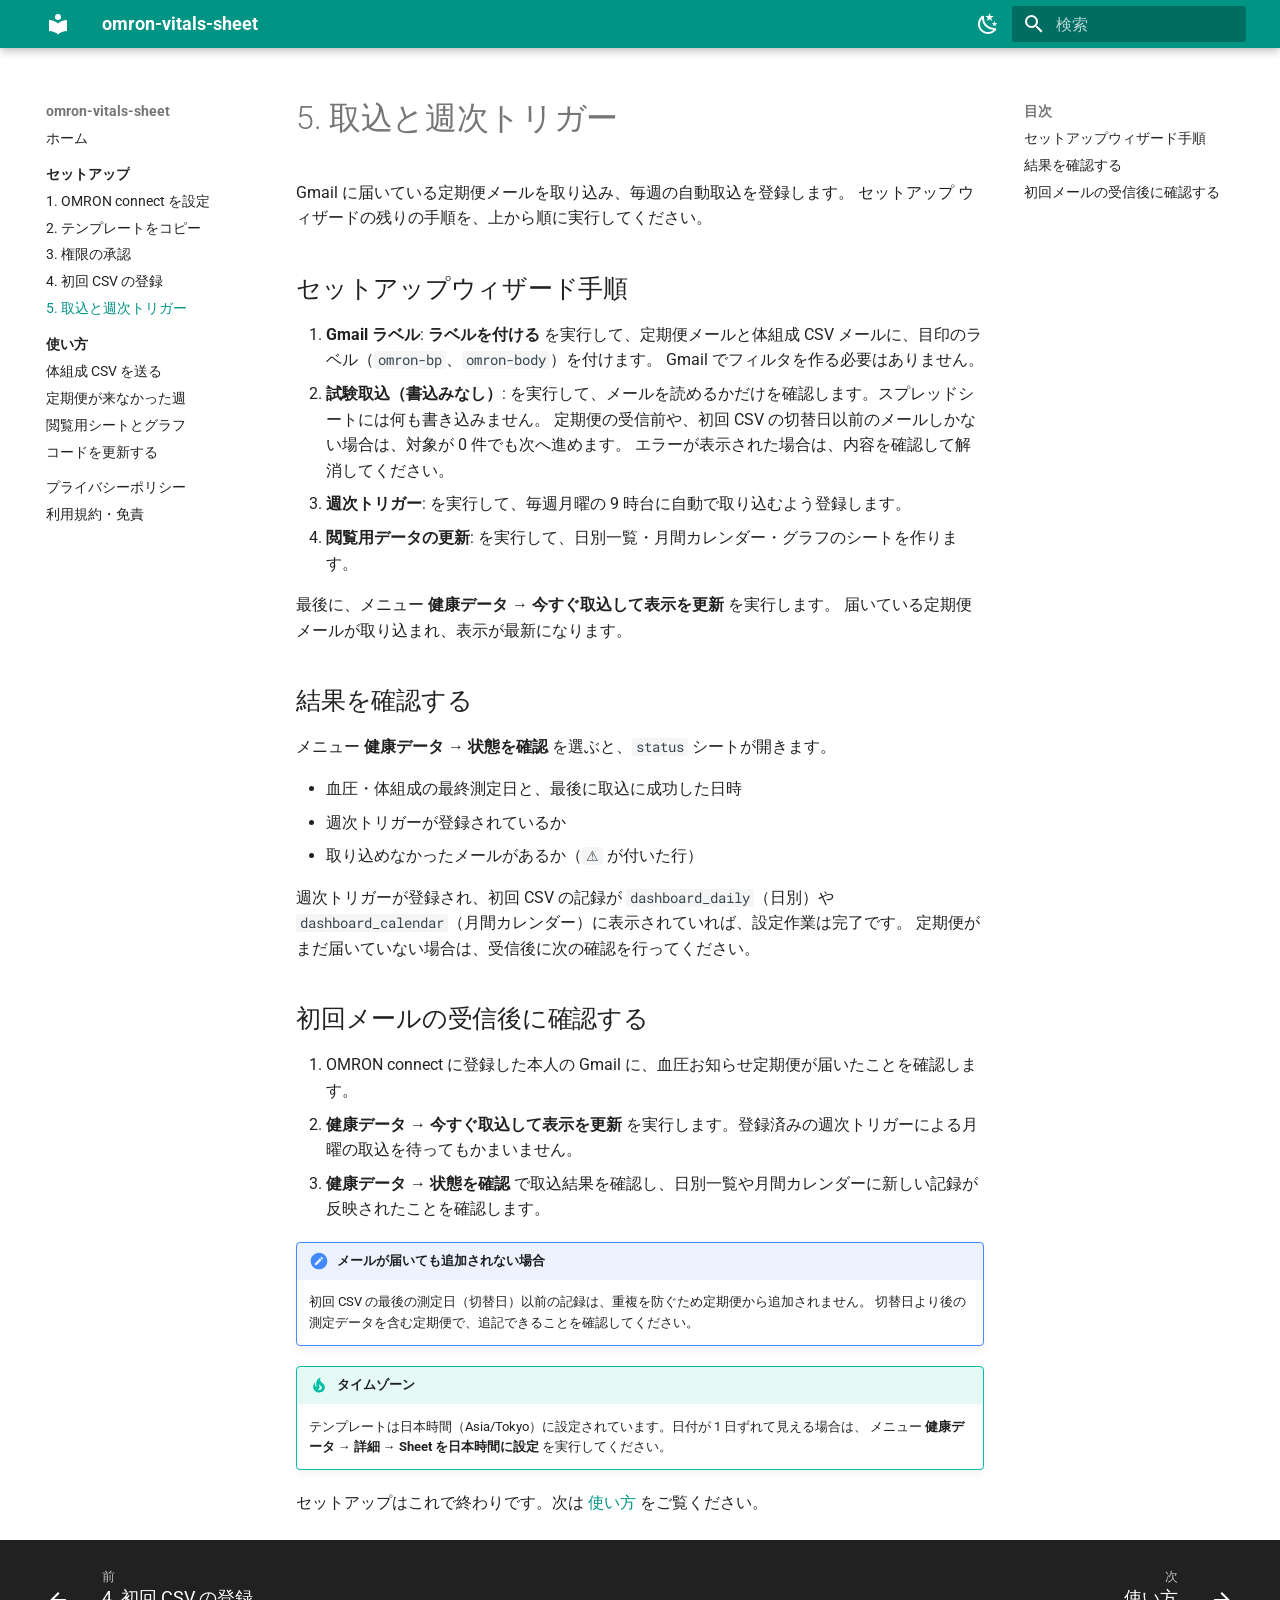
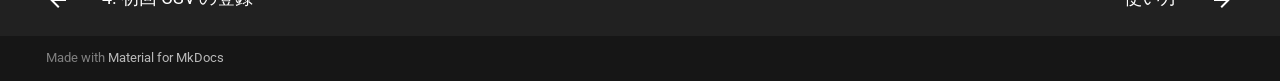
<file: setup/first-sync/index.html>
<!doctype html>
<html lang="ja" class="no-js">
  <head>
    
      <meta charset="utf-8">
      <meta name="viewport" content="width=device-width,initial-scale=1">
      
        <meta name="description" content="OMRON Connect の血圧・体組成データを Google スプレッドシートへ蓄積する非公式ツール">
      
      
      
        <link rel="canonical" href="https://vitals-sheet.getperf.net/setup/first-sync/">
      
      
        <link rel="prev" href="../initial-csv/">
      
      
        <link rel="next" href="../../usage/">
      
      
        
      
      
      <link rel="icon" href="../../assets/images/favicon.png">
      <meta name="generator" content="mkdocs-1.6.1, mkdocs-material-9.7.7">
    
    
      
        <title>5. 取込と週次トリガー - omron-vitals-sheet</title>
      
    
    
      <link rel="stylesheet" href="../../assets/stylesheets/main.ec1eaa64.min.css">
      
        
        <link rel="stylesheet" href="../../assets/stylesheets/palette.ab4e12ef.min.css">
      
      


    
    
      
    
    
      
        
        
        <link rel="preconnect" href="https://fonts.gstatic.com" crossorigin>
        <link rel="stylesheet" href="https://fonts.googleapis.com/css?family=Roboto:300,300i,400,400i,700,700i%7CRoboto+Mono:400,400i,700,700i&display=fallback">
        <style>:root{--md-text-font:"Roboto";--md-code-font:"Roboto Mono"}</style>
      
    
    
      <link rel="stylesheet" href="../../stylesheets/extra.css">
    
    <script>__md_scope=new URL("../..",location),__md_hash=e=>[...e].reduce(((e,_)=>(e<<5)-e+_.charCodeAt(0)),0),__md_get=(e,_=localStorage,t=__md_scope)=>JSON.parse(_.getItem(t.pathname+"."+e)),__md_set=(e,_,t=localStorage,a=__md_scope)=>{try{t.setItem(a.pathname+"."+e,JSON.stringify(_))}catch(e){}}</script>
    
      

    
    
  </head>
  
  
    
    
      
    
    
    
    
    <body dir="ltr" data-md-color-scheme="default" data-md-color-primary="teal" data-md-color-accent="teal">
  
    
    <input class="md-toggle" data-md-toggle="drawer" type="checkbox" id="__drawer" autocomplete="off">
    <input class="md-toggle" data-md-toggle="search" type="checkbox" id="__search" autocomplete="off">
    <label class="md-overlay" for="__drawer"></label>
    <div data-md-component="skip">
      
        
        <a href="#5" class="md-skip">
          コンテンツにスキップ
        </a>
      
    </div>
    <div data-md-component="announce">
      
    </div>
    
    
      

  

<header class="md-header md-header--shadow" data-md-component="header">
  <nav class="md-header__inner md-grid" aria-label="ヘッダー">
    <a href="../.." title="omron-vitals-sheet" class="md-header__button md-logo" aria-label="omron-vitals-sheet" data-md-component="logo">
      
  
  <svg xmlns="http://www.w3.org/2000/svg" viewBox="0 0 24 24"><path d="M12 8a3 3 0 0 0 3-3 3 3 0 0 0-3-3 3 3 0 0 0-3 3 3 3 0 0 0 3 3m0 3.54C9.64 9.35 6.5 8 3 8v11c3.5 0 6.64 1.35 9 3.54 2.36-2.19 5.5-3.54 9-3.54V8c-3.5 0-6.64 1.35-9 3.54"/></svg>

    </a>
    <label class="md-header__button md-icon" for="__drawer">
      
      <svg xmlns="http://www.w3.org/2000/svg" viewBox="0 0 24 24"><path d="M3 6h18v2H3zm0 5h18v2H3zm0 5h18v2H3z"/></svg>
    </label>
    <div class="md-header__title" data-md-component="header-title">
      <div class="md-header__ellipsis">
        <div class="md-header__topic">
          <span class="md-ellipsis">
            omron-vitals-sheet
          </span>
        </div>
        <div class="md-header__topic" data-md-component="header-topic">
          <span class="md-ellipsis">
            
              5. 取込と週次トリガー
            
          </span>
        </div>
      </div>
    </div>
    
      
        <form class="md-header__option" data-md-component="palette">
  
    
    
    
    <input class="md-option" data-md-color-media="" data-md-color-scheme="default" data-md-color-primary="teal" data-md-color-accent="teal"  aria-label="ダークモードに切り替え"  type="radio" name="__palette" id="__palette_0">
    
      <label class="md-header__button md-icon" title="ダークモードに切り替え" for="__palette_1" hidden>
        <svg xmlns="http://www.w3.org/2000/svg" viewBox="0 0 24 24"><path d="m17.75 4.09-2.53 1.94.91 3.06-2.63-1.81-2.63 1.81.91-3.06-2.53-1.94L12.44 4l1.06-3 1.06 3zm3.5 6.91-1.64 1.25.59 1.98-1.7-1.17-1.7 1.17.59-1.98L15.75 11l2.06-.05L18.5 9l.69 1.95zm-2.28 4.95c.83-.08 1.72 1.1 1.19 1.85-.32.45-.66.87-1.08 1.27C15.17 23 8.84 23 4.94 19.07c-3.91-3.9-3.91-10.24 0-14.14.4-.4.82-.76 1.27-1.08.75-.53 1.93.36 1.85 1.19-.27 2.86.69 5.83 2.89 8.02a9.96 9.96 0 0 0 8.02 2.89m-1.64 2.02a12.08 12.08 0 0 1-7.8-3.47c-2.17-2.19-3.33-5-3.49-7.82-2.81 3.14-2.7 7.96.31 10.98 3.02 3.01 7.84 3.12 10.98.31"/></svg>
      </label>
    
  
    
    
    
    <input class="md-option" data-md-color-media="" data-md-color-scheme="slate" data-md-color-primary="teal" data-md-color-accent="teal"  aria-label="ライトモードに切り替え"  type="radio" name="__palette" id="__palette_1">
    
      <label class="md-header__button md-icon" title="ライトモードに切り替え" for="__palette_0" hidden>
        <svg xmlns="http://www.w3.org/2000/svg" viewBox="0 0 24 24"><path d="M12 7a5 5 0 0 1 5 5 5 5 0 0 1-5 5 5 5 0 0 1-5-5 5 5 0 0 1 5-5m0 2a3 3 0 0 0-3 3 3 3 0 0 0 3 3 3 3 0 0 0 3-3 3 3 0 0 0-3-3m0-7 2.39 3.42C13.65 5.15 12.84 5 12 5s-1.65.15-2.39.42zM3.34 7l4.16-.35A7.2 7.2 0 0 0 5.94 8.5c-.44.74-.69 1.5-.83 2.29zm.02 10 1.76-3.77a7.131 7.131 0 0 0 2.38 4.14zM20.65 7l-1.77 3.79a7.02 7.02 0 0 0-2.38-4.15zm-.01 10-4.14.36c.59-.51 1.12-1.14 1.54-1.86.42-.73.69-1.5.83-2.29zM12 22l-2.41-3.44c.74.27 1.55.44 2.41.44.82 0 1.63-.17 2.37-.44z"/></svg>
      </label>
    
  
</form>
      
    
    
      <script>var palette=__md_get("__palette");if(palette&&palette.color){if("(prefers-color-scheme)"===palette.color.media){var media=matchMedia("(prefers-color-scheme: light)"),input=document.querySelector(media.matches?"[data-md-color-media='(prefers-color-scheme: light)']":"[data-md-color-media='(prefers-color-scheme: dark)']");palette.color.media=input.getAttribute("data-md-color-media"),palette.color.scheme=input.getAttribute("data-md-color-scheme"),palette.color.primary=input.getAttribute("data-md-color-primary"),palette.color.accent=input.getAttribute("data-md-color-accent")}for(var[key,value]of Object.entries(palette.color))document.body.setAttribute("data-md-color-"+key,value)}</script>
    
    
    
      
      
        <label class="md-header__button md-icon" for="__search">
          
          <svg xmlns="http://www.w3.org/2000/svg" viewBox="0 0 24 24"><path d="M9.5 3A6.5 6.5 0 0 1 16 9.5c0 1.61-.59 3.09-1.56 4.23l.27.27h.79l5 5-1.5 1.5-5-5v-.79l-.27-.27A6.52 6.52 0 0 1 9.5 16 6.5 6.5 0 0 1 3 9.5 6.5 6.5 0 0 1 9.5 3m0 2C7 5 5 7 5 9.5S7 14 9.5 14 14 12 14 9.5 12 5 9.5 5"/></svg>
        </label>
        <div class="md-search" data-md-component="search" role="dialog">
  <label class="md-search__overlay" for="__search"></label>
  <div class="md-search__inner" role="search">
    <form class="md-search__form" name="search">
      <input type="text" class="md-search__input" name="query" aria-label="検索" placeholder="検索" autocapitalize="off" autocorrect="off" autocomplete="off" spellcheck="false" data-md-component="search-query" required>
      <label class="md-search__icon md-icon" for="__search">
        
        <svg xmlns="http://www.w3.org/2000/svg" viewBox="0 0 24 24"><path d="M9.5 3A6.5 6.5 0 0 1 16 9.5c0 1.61-.59 3.09-1.56 4.23l.27.27h.79l5 5-1.5 1.5-5-5v-.79l-.27-.27A6.52 6.52 0 0 1 9.5 16 6.5 6.5 0 0 1 3 9.5 6.5 6.5 0 0 1 9.5 3m0 2C7 5 5 7 5 9.5S7 14 9.5 14 14 12 14 9.5 12 5 9.5 5"/></svg>
        
        <svg xmlns="http://www.w3.org/2000/svg" viewBox="0 0 24 24"><path d="M20 11v2H8l5.5 5.5-1.42 1.42L4.16 12l7.92-7.92L13.5 5.5 8 11z"/></svg>
      </label>
      <nav class="md-search__options" aria-label="検索">
        
        <button type="reset" class="md-search__icon md-icon" title="クリア" aria-label="クリア" tabindex="-1">
          
          <svg xmlns="http://www.w3.org/2000/svg" viewBox="0 0 24 24"><path d="M19 6.41 17.59 5 12 10.59 6.41 5 5 6.41 10.59 12 5 17.59 6.41 19 12 13.41 17.59 19 19 17.59 13.41 12z"/></svg>
        </button>
      </nav>
      
    </form>
    <div class="md-search__output">
      <div class="md-search__scrollwrap" tabindex="0" data-md-scrollfix>
        <div class="md-search-result" data-md-component="search-result">
          <div class="md-search-result__meta">
            検索を初期化
          </div>
          <ol class="md-search-result__list" role="presentation"></ol>
        </div>
      </div>
    </div>
  </div>
</div>
      
    
    
  </nav>
  
</header>
    
    <div class="md-container" data-md-component="container">
      
      
        
          
        
      
      <main class="md-main" data-md-component="main">
        <div class="md-main__inner md-grid">
          
            
              
              <div class="md-sidebar md-sidebar--primary" data-md-component="sidebar" data-md-type="navigation" >
                <div class="md-sidebar__scrollwrap">
                  <div class="md-sidebar__inner">
                    



<nav class="md-nav md-nav--primary" aria-label="ナビゲーション" data-md-level="0">
  <label class="md-nav__title" for="__drawer">
    <a href="../.." title="omron-vitals-sheet" class="md-nav__button md-logo" aria-label="omron-vitals-sheet" data-md-component="logo">
      
  
  <svg xmlns="http://www.w3.org/2000/svg" viewBox="0 0 24 24"><path d="M12 8a3 3 0 0 0 3-3 3 3 0 0 0-3-3 3 3 0 0 0-3 3 3 3 0 0 0 3 3m0 3.54C9.64 9.35 6.5 8 3 8v11c3.5 0 6.64 1.35 9 3.54 2.36-2.19 5.5-3.54 9-3.54V8c-3.5 0-6.64 1.35-9 3.54"/></svg>

    </a>
    omron-vitals-sheet
  </label>
  
  <ul class="md-nav__list" data-md-scrollfix>
    
      
      
  
  
  
  
    <li class="md-nav__item">
      <a href="../.." class="md-nav__link">
        
  
  
  <span class="md-ellipsis">
    
  
    ホーム
  

    
  </span>
  
  

      </a>
    </li>
  

    
      
      
  
  
    
  
  
  
    
    
      
        
          
        
      
        
      
        
      
        
      
        
      
        
      
    
    
    
      
        
        
      
    
    
    <li class="md-nav__item md-nav__item--active md-nav__item--section md-nav__item--nested">
      
        
        
        <input class="md-nav__toggle md-toggle " type="checkbox" id="__nav_2" checked>
        
          
          <div class="md-nav__link md-nav__container">
            <a href="../" class="md-nav__link ">
              
  
  
  <span class="md-ellipsis">
    
  
    セットアップ
  

    
  </span>
  
  

            </a>
            
              
              <label class="md-nav__link " for="__nav_2" id="__nav_2_label" tabindex="">
                <span class="md-nav__icon md-icon"></span>
              </label>
            
          </div>
        
        <nav class="md-nav" data-md-level="1" aria-labelledby="__nav_2_label" aria-expanded="true">
          <label class="md-nav__title" for="__nav_2">
            <span class="md-nav__icon md-icon"></span>
            
  
    セットアップ
  

          </label>
          <ul class="md-nav__list" data-md-scrollfix>
            
              
            
              
                
  
  
  
  
    <li class="md-nav__item">
      <a href="../omron-connect/" class="md-nav__link">
        
  
  
  <span class="md-ellipsis">
    
  
    1. OMRON connect を設定
  

    
  </span>
  
  

      </a>
    </li>
  

              
            
              
                
  
  
  
  
    <li class="md-nav__item">
      <a href="../copy-template/" class="md-nav__link">
        
  
  
  <span class="md-ellipsis">
    
  
    2. テンプレートをコピー
  

    
  </span>
  
  

      </a>
    </li>
  

              
            
              
                
  
  
  
  
    <li class="md-nav__item">
      <a href="../authorize/" class="md-nav__link">
        
  
  
  <span class="md-ellipsis">
    
  
    3. 権限の承認
  

    
  </span>
  
  

      </a>
    </li>
  

              
            
              
                
  
  
  
  
    <li class="md-nav__item">
      <a href="../initial-csv/" class="md-nav__link">
        
  
  
  <span class="md-ellipsis">
    
  
    4. 初回 CSV の登録
  

    
  </span>
  
  

      </a>
    </li>
  

              
            
              
                
  
  
    
  
  
  
    <li class="md-nav__item md-nav__item--active">
      
      <input class="md-nav__toggle md-toggle" type="checkbox" id="__toc">
      
      
        
      
      
        <label class="md-nav__link md-nav__link--active" for="__toc">
          
  
  
  <span class="md-ellipsis">
    
  
    5. 取込と週次トリガー
  

    
  </span>
  
  

          <span class="md-nav__icon md-icon"></span>
        </label>
      
      <a href="./" class="md-nav__link md-nav__link--active">
        
  
  
  <span class="md-ellipsis">
    
  
    5. 取込と週次トリガー
  

    
  </span>
  
  

      </a>
      
        

<nav class="md-nav md-nav--secondary" aria-label="目次">
  
  
  
    
  
  
    <label class="md-nav__title" for="__toc">
      <span class="md-nav__icon md-icon"></span>
      目次
    </label>
    <ul class="md-nav__list" data-md-component="toc" data-md-scrollfix>
      
        <li class="md-nav__item">
  <a href="#_1" class="md-nav__link">
    <span class="md-ellipsis">
      
        セットアップウィザード手順
      
    </span>
  </a>
  
</li>
      
        <li class="md-nav__item">
  <a href="#_2" class="md-nav__link">
    <span class="md-ellipsis">
      
        結果を確認する
      
    </span>
  </a>
  
</li>
      
        <li class="md-nav__item">
  <a href="#first-email" class="md-nav__link">
    <span class="md-ellipsis">
      
        初回メールの受信後に確認する
      
    </span>
  </a>
  
</li>
      
    </ul>
  
</nav>
      
    </li>
  

              
            
          </ul>
        </nav>
      
    </li>
  

    
      
      
  
  
  
  
    
    
      
        
          
        
      
        
      
        
      
        
      
        
      
    
    
    
      
        
        
      
    
    
    <li class="md-nav__item md-nav__item--section md-nav__item--nested">
      
        
        
        <input class="md-nav__toggle md-toggle " type="checkbox" id="__nav_3" >
        
          
          <div class="md-nav__link md-nav__container">
            <a href="../../usage/" class="md-nav__link ">
              
  
  
  <span class="md-ellipsis">
    
  
    使い方
  

    
  </span>
  
  

            </a>
            
              
              <label class="md-nav__link " for="__nav_3" id="__nav_3_label" tabindex="">
                <span class="md-nav__icon md-icon"></span>
              </label>
            
          </div>
        
        <nav class="md-nav" data-md-level="1" aria-labelledby="__nav_3_label" aria-expanded="false">
          <label class="md-nav__title" for="__nav_3">
            <span class="md-nav__icon md-icon"></span>
            
  
    使い方
  

          </label>
          <ul class="md-nav__list" data-md-scrollfix>
            
              
            
              
                
  
  
  
  
    <li class="md-nav__item">
      <a href="../../usage/body-csv/" class="md-nav__link">
        
  
  
  <span class="md-ellipsis">
    
  
    体組成 CSV を送る
  

    
  </span>
  
  

      </a>
    </li>
  

              
            
              
                
  
  
  
  
    <li class="md-nav__item">
      <a href="../../usage/manual-fill/" class="md-nav__link">
        
  
  
  <span class="md-ellipsis">
    
  
    定期便が来なかった週
  

    
  </span>
  
  

      </a>
    </li>
  

              
            
              
                
  
  
  
  
    <li class="md-nav__item">
      <a href="../../usage/dashboard/" class="md-nav__link">
        
  
  
  <span class="md-ellipsis">
    
  
    閲覧用シートとグラフ
  

    
  </span>
  
  

      </a>
    </li>
  

              
            
              
                
  
  
  
  
    <li class="md-nav__item">
      <a href="../../usage/update/" class="md-nav__link">
        
  
  
  <span class="md-ellipsis">
    
  
    コードを更新する
  

    
  </span>
  
  

      </a>
    </li>
  

              
            
          </ul>
        </nav>
      
    </li>
  

    
      
      
  
  
  
  
    <li class="md-nav__item">
      <a href="../../privacy/" class="md-nav__link">
        
  
  
  <span class="md-ellipsis">
    
  
    プライバシーポリシー
  

    
  </span>
  
  

      </a>
    </li>
  

    
      
      
  
  
  
  
    <li class="md-nav__item">
      <a href="../../terms/" class="md-nav__link">
        
  
  
  <span class="md-ellipsis">
    
  
    利用規約・免責
  

    
  </span>
  
  

      </a>
    </li>
  

    
  </ul>
</nav>
                  </div>
                </div>
              </div>
            
            
              
              <div class="md-sidebar md-sidebar--secondary" data-md-component="sidebar" data-md-type="toc" >
                <div class="md-sidebar__scrollwrap">
                  <div class="md-sidebar__inner">
                    

<nav class="md-nav md-nav--secondary" aria-label="目次">
  
  
  
    
  
  
    <label class="md-nav__title" for="__toc">
      <span class="md-nav__icon md-icon"></span>
      目次
    </label>
    <ul class="md-nav__list" data-md-component="toc" data-md-scrollfix>
      
        <li class="md-nav__item">
  <a href="#_1" class="md-nav__link">
    <span class="md-ellipsis">
      
        セットアップウィザード手順
      
    </span>
  </a>
  
</li>
      
        <li class="md-nav__item">
  <a href="#_2" class="md-nav__link">
    <span class="md-ellipsis">
      
        結果を確認する
      
    </span>
  </a>
  
</li>
      
        <li class="md-nav__item">
  <a href="#first-email" class="md-nav__link">
    <span class="md-ellipsis">
      
        初回メールの受信後に確認する
      
    </span>
  </a>
  
</li>
      
    </ul>
  
</nav>
                  </div>
                </div>
              </div>
            
          
          
            <div class="md-content" data-md-component="content">
              
              <article class="md-content__inner md-typeset">
                
                  



<h1 id="5">5. 取込と週次トリガー<a class="headerlink" href="#5" title="Permanent link">&para;</a></h1>
<p>Gmail に届いている定期便メールを取り込み、毎週の自動取込を登録します。
セットアップ ウィザードの残りの手順を、上から順に実行してください。</p>
<h2 id="_1">セットアップウィザード手順<a class="headerlink" href="#_1" title="Permanent link">&para;</a></h2>
<ol>
<li><strong>Gmail ラベル</strong>: <strong>ラベルを付ける</strong> を実行して、定期便メールと体組成 CSV メールに、目印のラベル（<code>omron-bp</code>、<code>omron-body</code>）を付けます。
   Gmail でフィルタを作る必要はありません。</li>
<li><strong>試験取込（書込みなし）</strong>: を実行して、メールを読めるかだけを確認します。スプレッドシートには何も書き込みません。
   定期便の受信前や、初回 CSV の切替日以前のメールしかない場合は、対象が 0 件でも次へ進めます。
   エラーが表示された場合は、内容を確認して解消してください。</li>
<li><strong>週次トリガー</strong>: を実行して、毎週月曜の 9 時台に自動で取り込むよう登録します。</li>
<li><strong>閲覧用データの更新</strong>: を実行して、日別一覧・月間カレンダー・グラフのシートを作ります。</li>
</ol>
<p>最後に、メニュー <strong>健康データ → 今すぐ取込して表示を更新</strong> を実行します。
届いている定期便メールが取り込まれ、表示が最新になります。</p>
<h2 id="_2">結果を確認する<a class="headerlink" href="#_2" title="Permanent link">&para;</a></h2>
<p>メニュー <strong>健康データ → 状態を確認</strong> を選ぶと、<code>status</code> シートが開きます。</p>
<ul>
<li>血圧・体組成の最終測定日と、最後に取込に成功した日時</li>
<li>週次トリガーが登録されているか</li>
<li>取り込めなかったメールがあるか（<code>⚠</code> が付いた行）</li>
</ul>
<p>週次トリガーが登録され、初回 CSV の記録が <code>dashboard_daily</code>（日別）や <code>dashboard_calendar</code>（月間カレンダー）に表示されていれば、設定作業は完了です。
定期便がまだ届いていない場合は、受信後に次の確認を行ってください。</p>
<h2 id="first-email">初回メールの受信後に確認する<a class="headerlink" href="#first-email" title="Permanent link">&para;</a></h2>
<ol>
<li>OMRON connect に登録した本人の Gmail に、血圧お知らせ定期便が届いたことを確認します。</li>
<li><strong>健康データ → 今すぐ取込して表示を更新</strong> を実行します。登録済みの週次トリガーによる月曜の取込を待ってもかまいません。</li>
<li><strong>健康データ → 状態を確認</strong> で取込結果を確認し、日別一覧や月間カレンダーに新しい記録が反映されたことを確認します。</li>
</ol>
<div class="admonition note">
<p class="admonition-title">メールが届いても追加されない場合</p>
<p>初回 CSV の最後の測定日（切替日）以前の記録は、重複を防ぐため定期便から追加されません。
切替日より後の測定データを含む定期便で、追記できることを確認してください。</p>
</div>
<div class="admonition tip">
<p class="admonition-title">タイムゾーン</p>
<p>テンプレートは日本時間（Asia/Tokyo）に設定されています。日付が 1 日ずれて見える場合は、
メニュー <strong>健康データ → 詳細 → Sheet を日本時間に設定</strong> を実行してください。</p>
</div>
<p>セットアップはこれで終わりです。次は <a href="../../usage/">使い方</a> をご覧ください。</p>












                
              </article>
            </div>
          
          
<script>var target=document.getElementById(location.hash.slice(1));target&&target.name&&(target.checked=target.name.startsWith("__tabbed_"))</script>
        </div>
        
      </main>
      
        <footer class="md-footer">
  
    
      
      <nav class="md-footer__inner md-grid" aria-label="フッター" >
        
          
          <a href="../initial-csv/" class="md-footer__link md-footer__link--prev" aria-label="前: 4. 初回 CSV の登録">
            <div class="md-footer__button md-icon">
              
              <svg xmlns="http://www.w3.org/2000/svg" viewBox="0 0 24 24"><path d="M20 11v2H8l5.5 5.5-1.42 1.42L4.16 12l7.92-7.92L13.5 5.5 8 11z"/></svg>
            </div>
            <div class="md-footer__title">
              <span class="md-footer__direction">
                前
              </span>
              <div class="md-ellipsis">
                4. 初回 CSV の登録
              </div>
            </div>
          </a>
        
        
          
          <a href="../../usage/" class="md-footer__link md-footer__link--next" aria-label="次: 使い方">
            <div class="md-footer__title">
              <span class="md-footer__direction">
                次
              </span>
              <div class="md-ellipsis">
                使い方
              </div>
            </div>
            <div class="md-footer__button md-icon">
              
              <svg xmlns="http://www.w3.org/2000/svg" viewBox="0 0 24 24"><path d="M4 11v2h12l-5.5 5.5 1.42 1.42L19.84 12l-7.92-7.92L10.5 5.5 16 11z"/></svg>
            </div>
          </a>
        
      </nav>
    
  
  <div class="md-footer-meta md-typeset">
    <div class="md-footer-meta__inner md-grid">
      <div class="md-copyright">
  
  
    Made with
    <a href="https://squidfunk.github.io/mkdocs-material/" target="_blank" rel="noopener">
      Material for MkDocs
    </a>
  
</div>
      
    </div>
  </div>
</footer>
      
    </div>
    <div class="md-dialog" data-md-component="dialog">
      <div class="md-dialog__inner md-typeset"></div>
    </div>
    
    
    
      
      
      <script id="__config" type="application/json">{"annotate": null, "base": "../..", "features": ["navigation.footer", "navigation.sections", "navigation.indexes"], "search": "../../assets/javascripts/workers/search.2c215733.min.js", "tags": null, "translations": {"clipboard.copied": "\u30b3\u30d4\u30fc\u3057\u307e\u3057\u305f", "clipboard.copy": "\u30af\u30ea\u30c3\u30d7\u30dc\u30fc\u30c9\u3078\u30b3\u30d4\u30fc", "search.result.more.one": "\u3053\u306e\u30da\u30fc\u30b8\u5185\u306b\u3082\u30461\u4ef6\u898b\u3064\u304b\u308a\u307e\u3057\u305f", "search.result.more.other": "\u3053\u306e\u30da\u30fc\u30b8\u5185\u306b\u3042\u3068#\u4ef6\u898b\u3064\u304b\u308a\u307e\u3057\u305f", "search.result.none": "\u4f55\u3082\u898b\u3064\u304b\u308a\u307e\u305b\u3093\u3067\u3057\u305f", "search.result.one": "1\u4ef6\u898b\u3064\u304b\u308a\u307e\u3057\u305f", "search.result.other": "#\u4ef6\u898b\u3064\u304b\u308a\u307e\u3057\u305f", "search.result.placeholder": "\u691c\u7d22\u30ad\u30fc\u30ef\u30fc\u30c9\u3092\u5165\u529b\u3057\u3066\u304f\u3060\u3055\u3044", "search.result.term.missing": "\u691c\u7d22\u306b\u542b\u307e\u308c\u306a\u3044", "select.version": "\u30d0\u30fc\u30b8\u30e7\u30f3\u5207\u308a\u66ff\u3048"}, "version": null}</script>
    
    
      <script src="../../assets/javascripts/bundle.d7400e89.min.js"></script>
      
    
  </body>
</html>
</file>
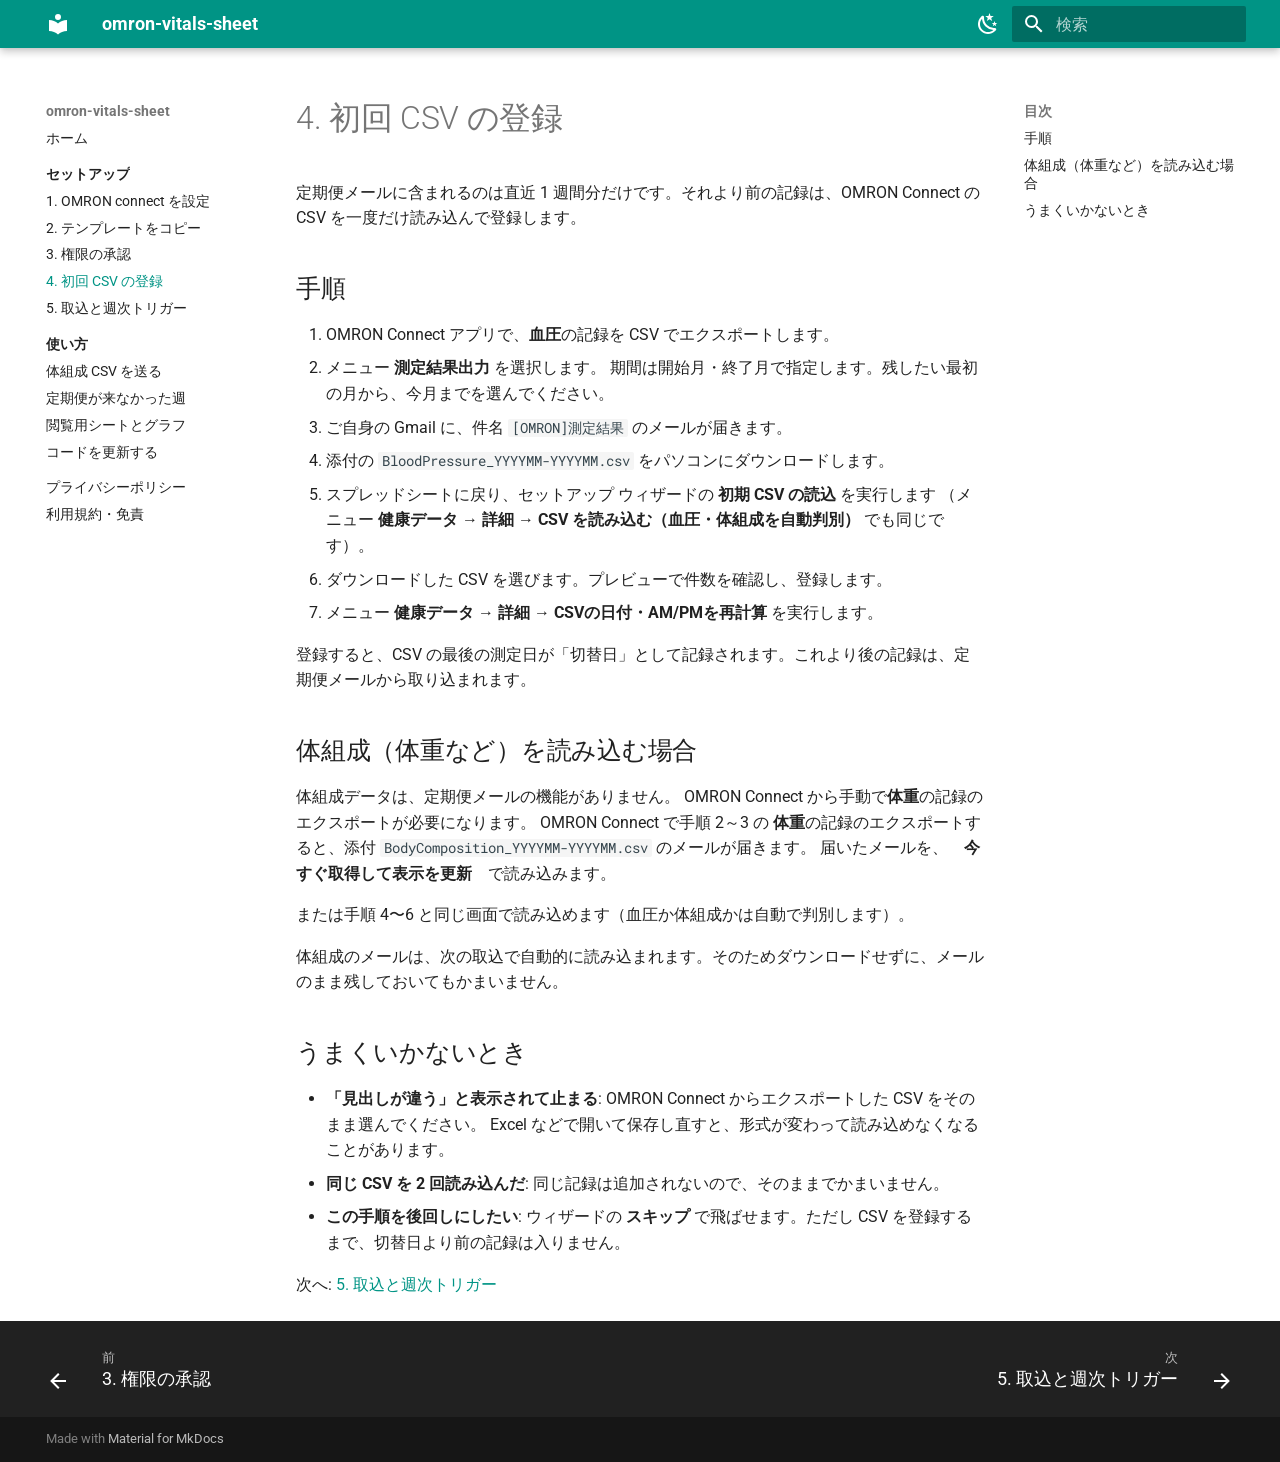
<file: setup/initial-csv/index.html>
<!doctype html>
<html lang="ja" class="no-js">
  <head>
    
      <meta charset="utf-8">
      <meta name="viewport" content="width=device-width,initial-scale=1">
      
        <meta name="description" content="OMRON Connect の血圧・体組成データを Google スプレッドシートへ蓄積する非公式ツール">
      
      
      
        <link rel="canonical" href="https://vitals-sheet.getperf.net/setup/initial-csv/">
      
      
        <link rel="prev" href="../authorize/">
      
      
        <link rel="next" href="../first-sync/">
      
      
        
      
      
      <link rel="icon" href="../../assets/images/favicon.png">
      <meta name="generator" content="mkdocs-1.6.1, mkdocs-material-9.7.7">
    
    
      
        <title>4. 初回 CSV の登録 - omron-vitals-sheet</title>
      
    
    
      <link rel="stylesheet" href="../../assets/stylesheets/main.ec1eaa64.min.css">
      
        
        <link rel="stylesheet" href="../../assets/stylesheets/palette.ab4e12ef.min.css">
      
      


    
    
      
    
    
      
        
        
        <link rel="preconnect" href="https://fonts.gstatic.com" crossorigin>
        <link rel="stylesheet" href="https://fonts.googleapis.com/css?family=Roboto:300,300i,400,400i,700,700i%7CRoboto+Mono:400,400i,700,700i&display=fallback">
        <style>:root{--md-text-font:"Roboto";--md-code-font:"Roboto Mono"}</style>
      
    
    
      <link rel="stylesheet" href="../../stylesheets/extra.css">
    
    <script>__md_scope=new URL("../..",location),__md_hash=e=>[...e].reduce(((e,_)=>(e<<5)-e+_.charCodeAt(0)),0),__md_get=(e,_=localStorage,t=__md_scope)=>JSON.parse(_.getItem(t.pathname+"."+e)),__md_set=(e,_,t=localStorage,a=__md_scope)=>{try{t.setItem(a.pathname+"."+e,JSON.stringify(_))}catch(e){}}</script>
    
      

    
    
  </head>
  
  
    
    
      
    
    
    
    
    <body dir="ltr" data-md-color-scheme="default" data-md-color-primary="teal" data-md-color-accent="teal">
  
    
    <input class="md-toggle" data-md-toggle="drawer" type="checkbox" id="__drawer" autocomplete="off">
    <input class="md-toggle" data-md-toggle="search" type="checkbox" id="__search" autocomplete="off">
    <label class="md-overlay" for="__drawer"></label>
    <div data-md-component="skip">
      
        
        <a href="#4-csv" class="md-skip">
          コンテンツにスキップ
        </a>
      
    </div>
    <div data-md-component="announce">
      
    </div>
    
    
      

  

<header class="md-header md-header--shadow" data-md-component="header">
  <nav class="md-header__inner md-grid" aria-label="ヘッダー">
    <a href="../.." title="omron-vitals-sheet" class="md-header__button md-logo" aria-label="omron-vitals-sheet" data-md-component="logo">
      
  
  <svg xmlns="http://www.w3.org/2000/svg" viewBox="0 0 24 24"><path d="M12 8a3 3 0 0 0 3-3 3 3 0 0 0-3-3 3 3 0 0 0-3 3 3 3 0 0 0 3 3m0 3.54C9.64 9.35 6.5 8 3 8v11c3.5 0 6.64 1.35 9 3.54 2.36-2.19 5.5-3.54 9-3.54V8c-3.5 0-6.64 1.35-9 3.54"/></svg>

    </a>
    <label class="md-header__button md-icon" for="__drawer">
      
      <svg xmlns="http://www.w3.org/2000/svg" viewBox="0 0 24 24"><path d="M3 6h18v2H3zm0 5h18v2H3zm0 5h18v2H3z"/></svg>
    </label>
    <div class="md-header__title" data-md-component="header-title">
      <div class="md-header__ellipsis">
        <div class="md-header__topic">
          <span class="md-ellipsis">
            omron-vitals-sheet
          </span>
        </div>
        <div class="md-header__topic" data-md-component="header-topic">
          <span class="md-ellipsis">
            
              4. 初回 CSV の登録
            
          </span>
        </div>
      </div>
    </div>
    
      
        <form class="md-header__option" data-md-component="palette">
  
    
    
    
    <input class="md-option" data-md-color-media="" data-md-color-scheme="default" data-md-color-primary="teal" data-md-color-accent="teal"  aria-label="ダークモードに切り替え"  type="radio" name="__palette" id="__palette_0">
    
      <label class="md-header__button md-icon" title="ダークモードに切り替え" for="__palette_1" hidden>
        <svg xmlns="http://www.w3.org/2000/svg" viewBox="0 0 24 24"><path d="m17.75 4.09-2.53 1.94.91 3.06-2.63-1.81-2.63 1.81.91-3.06-2.53-1.94L12.44 4l1.06-3 1.06 3zm3.5 6.91-1.64 1.25.59 1.98-1.7-1.17-1.7 1.17.59-1.98L15.75 11l2.06-.05L18.5 9l.69 1.95zm-2.28 4.95c.83-.08 1.72 1.1 1.19 1.85-.32.45-.66.87-1.08 1.27C15.17 23 8.84 23 4.94 19.07c-3.91-3.9-3.91-10.24 0-14.14.4-.4.82-.76 1.27-1.08.75-.53 1.93.36 1.85 1.19-.27 2.86.69 5.83 2.89 8.02a9.96 9.96 0 0 0 8.02 2.89m-1.64 2.02a12.08 12.08 0 0 1-7.8-3.47c-2.17-2.19-3.33-5-3.49-7.82-2.81 3.14-2.7 7.96.31 10.98 3.02 3.01 7.84 3.12 10.98.31"/></svg>
      </label>
    
  
    
    
    
    <input class="md-option" data-md-color-media="" data-md-color-scheme="slate" data-md-color-primary="teal" data-md-color-accent="teal"  aria-label="ライトモードに切り替え"  type="radio" name="__palette" id="__palette_1">
    
      <label class="md-header__button md-icon" title="ライトモードに切り替え" for="__palette_0" hidden>
        <svg xmlns="http://www.w3.org/2000/svg" viewBox="0 0 24 24"><path d="M12 7a5 5 0 0 1 5 5 5 5 0 0 1-5 5 5 5 0 0 1-5-5 5 5 0 0 1 5-5m0 2a3 3 0 0 0-3 3 3 3 0 0 0 3 3 3 3 0 0 0 3-3 3 3 0 0 0-3-3m0-7 2.39 3.42C13.65 5.15 12.84 5 12 5s-1.65.15-2.39.42zM3.34 7l4.16-.35A7.2 7.2 0 0 0 5.94 8.5c-.44.74-.69 1.5-.83 2.29zm.02 10 1.76-3.77a7.131 7.131 0 0 0 2.38 4.14zM20.65 7l-1.77 3.79a7.02 7.02 0 0 0-2.38-4.15zm-.01 10-4.14.36c.59-.51 1.12-1.14 1.54-1.86.42-.73.69-1.5.83-2.29zM12 22l-2.41-3.44c.74.27 1.55.44 2.41.44.82 0 1.63-.17 2.37-.44z"/></svg>
      </label>
    
  
</form>
      
    
    
      <script>var palette=__md_get("__palette");if(palette&&palette.color){if("(prefers-color-scheme)"===palette.color.media){var media=matchMedia("(prefers-color-scheme: light)"),input=document.querySelector(media.matches?"[data-md-color-media='(prefers-color-scheme: light)']":"[data-md-color-media='(prefers-color-scheme: dark)']");palette.color.media=input.getAttribute("data-md-color-media"),palette.color.scheme=input.getAttribute("data-md-color-scheme"),palette.color.primary=input.getAttribute("data-md-color-primary"),palette.color.accent=input.getAttribute("data-md-color-accent")}for(var[key,value]of Object.entries(palette.color))document.body.setAttribute("data-md-color-"+key,value)}</script>
    
    
    
      
      
        <label class="md-header__button md-icon" for="__search">
          
          <svg xmlns="http://www.w3.org/2000/svg" viewBox="0 0 24 24"><path d="M9.5 3A6.5 6.5 0 0 1 16 9.5c0 1.61-.59 3.09-1.56 4.23l.27.27h.79l5 5-1.5 1.5-5-5v-.79l-.27-.27A6.52 6.52 0 0 1 9.5 16 6.5 6.5 0 0 1 3 9.5 6.5 6.5 0 0 1 9.5 3m0 2C7 5 5 7 5 9.5S7 14 9.5 14 14 12 14 9.5 12 5 9.5 5"/></svg>
        </label>
        <div class="md-search" data-md-component="search" role="dialog">
  <label class="md-search__overlay" for="__search"></label>
  <div class="md-search__inner" role="search">
    <form class="md-search__form" name="search">
      <input type="text" class="md-search__input" name="query" aria-label="検索" placeholder="検索" autocapitalize="off" autocorrect="off" autocomplete="off" spellcheck="false" data-md-component="search-query" required>
      <label class="md-search__icon md-icon" for="__search">
        
        <svg xmlns="http://www.w3.org/2000/svg" viewBox="0 0 24 24"><path d="M9.5 3A6.5 6.5 0 0 1 16 9.5c0 1.61-.59 3.09-1.56 4.23l.27.27h.79l5 5-1.5 1.5-5-5v-.79l-.27-.27A6.52 6.52 0 0 1 9.5 16 6.5 6.5 0 0 1 3 9.5 6.5 6.5 0 0 1 9.5 3m0 2C7 5 5 7 5 9.5S7 14 9.5 14 14 12 14 9.5 12 5 9.5 5"/></svg>
        
        <svg xmlns="http://www.w3.org/2000/svg" viewBox="0 0 24 24"><path d="M20 11v2H8l5.5 5.5-1.42 1.42L4.16 12l7.92-7.92L13.5 5.5 8 11z"/></svg>
      </label>
      <nav class="md-search__options" aria-label="検索">
        
        <button type="reset" class="md-search__icon md-icon" title="クリア" aria-label="クリア" tabindex="-1">
          
          <svg xmlns="http://www.w3.org/2000/svg" viewBox="0 0 24 24"><path d="M19 6.41 17.59 5 12 10.59 6.41 5 5 6.41 10.59 12 5 17.59 6.41 19 12 13.41 17.59 19 19 17.59 13.41 12z"/></svg>
        </button>
      </nav>
      
    </form>
    <div class="md-search__output">
      <div class="md-search__scrollwrap" tabindex="0" data-md-scrollfix>
        <div class="md-search-result" data-md-component="search-result">
          <div class="md-search-result__meta">
            検索を初期化
          </div>
          <ol class="md-search-result__list" role="presentation"></ol>
        </div>
      </div>
    </div>
  </div>
</div>
      
    
    
  </nav>
  
</header>
    
    <div class="md-container" data-md-component="container">
      
      
        
          
        
      
      <main class="md-main" data-md-component="main">
        <div class="md-main__inner md-grid">
          
            
              
              <div class="md-sidebar md-sidebar--primary" data-md-component="sidebar" data-md-type="navigation" >
                <div class="md-sidebar__scrollwrap">
                  <div class="md-sidebar__inner">
                    



<nav class="md-nav md-nav--primary" aria-label="ナビゲーション" data-md-level="0">
  <label class="md-nav__title" for="__drawer">
    <a href="../.." title="omron-vitals-sheet" class="md-nav__button md-logo" aria-label="omron-vitals-sheet" data-md-component="logo">
      
  
  <svg xmlns="http://www.w3.org/2000/svg" viewBox="0 0 24 24"><path d="M12 8a3 3 0 0 0 3-3 3 3 0 0 0-3-3 3 3 0 0 0-3 3 3 3 0 0 0 3 3m0 3.54C9.64 9.35 6.5 8 3 8v11c3.5 0 6.64 1.35 9 3.54 2.36-2.19 5.5-3.54 9-3.54V8c-3.5 0-6.64 1.35-9 3.54"/></svg>

    </a>
    omron-vitals-sheet
  </label>
  
  <ul class="md-nav__list" data-md-scrollfix>
    
      
      
  
  
  
  
    <li class="md-nav__item">
      <a href="../.." class="md-nav__link">
        
  
  
  <span class="md-ellipsis">
    
  
    ホーム
  

    
  </span>
  
  

      </a>
    </li>
  

    
      
      
  
  
    
  
  
  
    
    
      
        
          
        
      
        
      
        
      
        
      
        
      
        
      
    
    
    
      
        
        
      
    
    
    <li class="md-nav__item md-nav__item--active md-nav__item--section md-nav__item--nested">
      
        
        
        <input class="md-nav__toggle md-toggle " type="checkbox" id="__nav_2" checked>
        
          
          <div class="md-nav__link md-nav__container">
            <a href="../" class="md-nav__link ">
              
  
  
  <span class="md-ellipsis">
    
  
    セットアップ
  

    
  </span>
  
  

            </a>
            
              
              <label class="md-nav__link " for="__nav_2" id="__nav_2_label" tabindex="">
                <span class="md-nav__icon md-icon"></span>
              </label>
            
          </div>
        
        <nav class="md-nav" data-md-level="1" aria-labelledby="__nav_2_label" aria-expanded="true">
          <label class="md-nav__title" for="__nav_2">
            <span class="md-nav__icon md-icon"></span>
            
  
    セットアップ
  

          </label>
          <ul class="md-nav__list" data-md-scrollfix>
            
              
            
              
                
  
  
  
  
    <li class="md-nav__item">
      <a href="../omron-connect/" class="md-nav__link">
        
  
  
  <span class="md-ellipsis">
    
  
    1. OMRON connect を設定
  

    
  </span>
  
  

      </a>
    </li>
  

              
            
              
                
  
  
  
  
    <li class="md-nav__item">
      <a href="../copy-template/" class="md-nav__link">
        
  
  
  <span class="md-ellipsis">
    
  
    2. テンプレートをコピー
  

    
  </span>
  
  

      </a>
    </li>
  

              
            
              
                
  
  
  
  
    <li class="md-nav__item">
      <a href="../authorize/" class="md-nav__link">
        
  
  
  <span class="md-ellipsis">
    
  
    3. 権限の承認
  

    
  </span>
  
  

      </a>
    </li>
  

              
            
              
                
  
  
    
  
  
  
    <li class="md-nav__item md-nav__item--active">
      
      <input class="md-nav__toggle md-toggle" type="checkbox" id="__toc">
      
      
        
      
      
        <label class="md-nav__link md-nav__link--active" for="__toc">
          
  
  
  <span class="md-ellipsis">
    
  
    4. 初回 CSV の登録
  

    
  </span>
  
  

          <span class="md-nav__icon md-icon"></span>
        </label>
      
      <a href="./" class="md-nav__link md-nav__link--active">
        
  
  
  <span class="md-ellipsis">
    
  
    4. 初回 CSV の登録
  

    
  </span>
  
  

      </a>
      
        

<nav class="md-nav md-nav--secondary" aria-label="目次">
  
  
  
    
  
  
    <label class="md-nav__title" for="__toc">
      <span class="md-nav__icon md-icon"></span>
      目次
    </label>
    <ul class="md-nav__list" data-md-component="toc" data-md-scrollfix>
      
        <li class="md-nav__item">
  <a href="#_1" class="md-nav__link">
    <span class="md-ellipsis">
      
        手順
      
    </span>
  </a>
  
</li>
      
        <li class="md-nav__item">
  <a href="#_2" class="md-nav__link">
    <span class="md-ellipsis">
      
        体組成（体重など）を読み込む場合
      
    </span>
  </a>
  
</li>
      
        <li class="md-nav__item">
  <a href="#_3" class="md-nav__link">
    <span class="md-ellipsis">
      
        うまくいかないとき
      
    </span>
  </a>
  
</li>
      
    </ul>
  
</nav>
      
    </li>
  

              
            
              
                
  
  
  
  
    <li class="md-nav__item">
      <a href="../first-sync/" class="md-nav__link">
        
  
  
  <span class="md-ellipsis">
    
  
    5. 取込と週次トリガー
  

    
  </span>
  
  

      </a>
    </li>
  

              
            
          </ul>
        </nav>
      
    </li>
  

    
      
      
  
  
  
  
    
    
      
        
          
        
      
        
      
        
      
        
      
        
      
    
    
    
      
        
        
      
    
    
    <li class="md-nav__item md-nav__item--section md-nav__item--nested">
      
        
        
        <input class="md-nav__toggle md-toggle " type="checkbox" id="__nav_3" >
        
          
          <div class="md-nav__link md-nav__container">
            <a href="../../usage/" class="md-nav__link ">
              
  
  
  <span class="md-ellipsis">
    
  
    使い方
  

    
  </span>
  
  

            </a>
            
              
              <label class="md-nav__link " for="__nav_3" id="__nav_3_label" tabindex="">
                <span class="md-nav__icon md-icon"></span>
              </label>
            
          </div>
        
        <nav class="md-nav" data-md-level="1" aria-labelledby="__nav_3_label" aria-expanded="false">
          <label class="md-nav__title" for="__nav_3">
            <span class="md-nav__icon md-icon"></span>
            
  
    使い方
  

          </label>
          <ul class="md-nav__list" data-md-scrollfix>
            
              
            
              
                
  
  
  
  
    <li class="md-nav__item">
      <a href="../../usage/body-csv/" class="md-nav__link">
        
  
  
  <span class="md-ellipsis">
    
  
    体組成 CSV を送る
  

    
  </span>
  
  

      </a>
    </li>
  

              
            
              
                
  
  
  
  
    <li class="md-nav__item">
      <a href="../../usage/manual-fill/" class="md-nav__link">
        
  
  
  <span class="md-ellipsis">
    
  
    定期便が来なかった週
  

    
  </span>
  
  

      </a>
    </li>
  

              
            
              
                
  
  
  
  
    <li class="md-nav__item">
      <a href="../../usage/dashboard/" class="md-nav__link">
        
  
  
  <span class="md-ellipsis">
    
  
    閲覧用シートとグラフ
  

    
  </span>
  
  

      </a>
    </li>
  

              
            
              
                
  
  
  
  
    <li class="md-nav__item">
      <a href="../../usage/update/" class="md-nav__link">
        
  
  
  <span class="md-ellipsis">
    
  
    コードを更新する
  

    
  </span>
  
  

      </a>
    </li>
  

              
            
          </ul>
        </nav>
      
    </li>
  

    
      
      
  
  
  
  
    <li class="md-nav__item">
      <a href="../../privacy/" class="md-nav__link">
        
  
  
  <span class="md-ellipsis">
    
  
    プライバシーポリシー
  

    
  </span>
  
  

      </a>
    </li>
  

    
      
      
  
  
  
  
    <li class="md-nav__item">
      <a href="../../terms/" class="md-nav__link">
        
  
  
  <span class="md-ellipsis">
    
  
    利用規約・免責
  

    
  </span>
  
  

      </a>
    </li>
  

    
  </ul>
</nav>
                  </div>
                </div>
              </div>
            
            
              
              <div class="md-sidebar md-sidebar--secondary" data-md-component="sidebar" data-md-type="toc" >
                <div class="md-sidebar__scrollwrap">
                  <div class="md-sidebar__inner">
                    

<nav class="md-nav md-nav--secondary" aria-label="目次">
  
  
  
    
  
  
    <label class="md-nav__title" for="__toc">
      <span class="md-nav__icon md-icon"></span>
      目次
    </label>
    <ul class="md-nav__list" data-md-component="toc" data-md-scrollfix>
      
        <li class="md-nav__item">
  <a href="#_1" class="md-nav__link">
    <span class="md-ellipsis">
      
        手順
      
    </span>
  </a>
  
</li>
      
        <li class="md-nav__item">
  <a href="#_2" class="md-nav__link">
    <span class="md-ellipsis">
      
        体組成（体重など）を読み込む場合
      
    </span>
  </a>
  
</li>
      
        <li class="md-nav__item">
  <a href="#_3" class="md-nav__link">
    <span class="md-ellipsis">
      
        うまくいかないとき
      
    </span>
  </a>
  
</li>
      
    </ul>
  
</nav>
                  </div>
                </div>
              </div>
            
          
          
            <div class="md-content" data-md-component="content">
              
              <article class="md-content__inner md-typeset">
                
                  



<h1 id="4-csv">4. 初回 CSV の登録<a class="headerlink" href="#4-csv" title="Permanent link">&para;</a></h1>
<p>定期便メールに含まれるのは直近 1 週間分だけです。それより前の記録は、OMRON Connect の CSV を一度だけ読み込んで登録します。</p>
<h2 id="_1">手順<a class="headerlink" href="#_1" title="Permanent link">&para;</a></h2>
<ol>
<li>OMRON Connect アプリで、<strong>血圧</strong>の記録を CSV でエクスポートします。 </li>
<li>メニュー <strong>測定結果出力</strong> を選択します。
   期間は開始月・終了月で指定します。残したい最初の月から、今月までを選んでください。</li>
<li>ご自身の Gmail に、件名 <code>[OMRON]測定結果</code> のメールが届きます。</li>
<li>添付の <code>BloodPressure_YYYYMM-YYYYMM.csv</code> をパソコンにダウンロードします。</li>
<li>スプレッドシートに戻り、セットアップ ウィザードの <strong>初期 CSV の読込</strong> を実行します
   （メニュー <strong>健康データ → 詳細 → CSV を読み込む（血圧・体組成を自動判別）</strong> でも同じです）。</li>
<li>ダウンロードした CSV を選びます。プレビューで件数を確認し、登録します。</li>
<li>メニュー <strong>健康データ → 詳細 → CSVの日付・AM/PMを再計算</strong> を実行します。</li>
</ol>
<p>登録すると、CSV の最後の測定日が「切替日」として記録されます。これより後の記録は、定期便メールから取り込まれます。</p>
<h2 id="_2">体組成（体重など）を読み込む場合<a class="headerlink" href="#_2" title="Permanent link">&para;</a></h2>
<p>体組成データは、定期便メールの機能がありません。
OMRON Connect から手動で<strong>体重</strong>の記録のエクスポートが必要になります。
OMRON Connect で手順 2～3 の <strong>体重</strong>の記録のエクスポートすると、添付 <code>BodyComposition_YYYYMM-YYYYMM.csv</code> のメールが届きます。
届いたメールを、　<strong>今すぐ取得して表示を更新</strong>　で読み込みます。</p>
<p>または手順 4〜6 と同じ画面で読み込めます（血圧か体組成かは自動で判別します）。</p>
<p>体組成のメールは、次の取込で自動的に読み込まれます。そのためダウンロードせずに、メールのまま残しておいてもかまいません。</p>
<h2 id="_3">うまくいかないとき<a class="headerlink" href="#_3" title="Permanent link">&para;</a></h2>
<ul>
<li><strong>「見出しが違う」と表示されて止まる</strong>: OMRON Connect からエクスポートした CSV をそのまま選んでください。
  Excel などで開いて保存し直すと、形式が変わって読み込めなくなることがあります。</li>
<li><strong>同じ CSV を 2 回読み込んだ</strong>: 同じ記録は追加されないので、そのままでかまいません。</li>
<li><strong>この手順を後回しにしたい</strong>: ウィザードの <strong>スキップ</strong> で飛ばせます。ただし CSV を登録するまで、切替日より前の記録は入りません。</li>
</ul>
<p>次へ: <a href="../first-sync/">5. 取込と週次トリガー</a></p>












                
              </article>
            </div>
          
          
<script>var target=document.getElementById(location.hash.slice(1));target&&target.name&&(target.checked=target.name.startsWith("__tabbed_"))</script>
        </div>
        
      </main>
      
        <footer class="md-footer">
  
    
      
      <nav class="md-footer__inner md-grid" aria-label="フッター" >
        
          
          <a href="../authorize/" class="md-footer__link md-footer__link--prev" aria-label="前: 3. 権限の承認">
            <div class="md-footer__button md-icon">
              
              <svg xmlns="http://www.w3.org/2000/svg" viewBox="0 0 24 24"><path d="M20 11v2H8l5.5 5.5-1.42 1.42L4.16 12l7.92-7.92L13.5 5.5 8 11z"/></svg>
            </div>
            <div class="md-footer__title">
              <span class="md-footer__direction">
                前
              </span>
              <div class="md-ellipsis">
                3. 権限の承認
              </div>
            </div>
          </a>
        
        
          
          <a href="../first-sync/" class="md-footer__link md-footer__link--next" aria-label="次: 5. 取込と週次トリガー">
            <div class="md-footer__title">
              <span class="md-footer__direction">
                次
              </span>
              <div class="md-ellipsis">
                5. 取込と週次トリガー
              </div>
            </div>
            <div class="md-footer__button md-icon">
              
              <svg xmlns="http://www.w3.org/2000/svg" viewBox="0 0 24 24"><path d="M4 11v2h12l-5.5 5.5 1.42 1.42L19.84 12l-7.92-7.92L10.5 5.5 16 11z"/></svg>
            </div>
          </a>
        
      </nav>
    
  
  <div class="md-footer-meta md-typeset">
    <div class="md-footer-meta__inner md-grid">
      <div class="md-copyright">
  
  
    Made with
    <a href="https://squidfunk.github.io/mkdocs-material/" target="_blank" rel="noopener">
      Material for MkDocs
    </a>
  
</div>
      
    </div>
  </div>
</footer>
      
    </div>
    <div class="md-dialog" data-md-component="dialog">
      <div class="md-dialog__inner md-typeset"></div>
    </div>
    
    
    
      
      
      <script id="__config" type="application/json">{"annotate": null, "base": "../..", "features": ["navigation.footer", "navigation.sections", "navigation.indexes"], "search": "../../assets/javascripts/workers/search.2c215733.min.js", "tags": null, "translations": {"clipboard.copied": "\u30b3\u30d4\u30fc\u3057\u307e\u3057\u305f", "clipboard.copy": "\u30af\u30ea\u30c3\u30d7\u30dc\u30fc\u30c9\u3078\u30b3\u30d4\u30fc", "search.result.more.one": "\u3053\u306e\u30da\u30fc\u30b8\u5185\u306b\u3082\u30461\u4ef6\u898b\u3064\u304b\u308a\u307e\u3057\u305f", "search.result.more.other": "\u3053\u306e\u30da\u30fc\u30b8\u5185\u306b\u3042\u3068#\u4ef6\u898b\u3064\u304b\u308a\u307e\u3057\u305f", "search.result.none": "\u4f55\u3082\u898b\u3064\u304b\u308a\u307e\u305b\u3093\u3067\u3057\u305f", "search.result.one": "1\u4ef6\u898b\u3064\u304b\u308a\u307e\u3057\u305f", "search.result.other": "#\u4ef6\u898b\u3064\u304b\u308a\u307e\u3057\u305f", "search.result.placeholder": "\u691c\u7d22\u30ad\u30fc\u30ef\u30fc\u30c9\u3092\u5165\u529b\u3057\u3066\u304f\u3060\u3055\u3044", "search.result.term.missing": "\u691c\u7d22\u306b\u542b\u307e\u308c\u306a\u3044", "select.version": "\u30d0\u30fc\u30b8\u30e7\u30f3\u5207\u308a\u66ff\u3048"}, "version": null}</script>
    
    
      <script src="../../assets/javascripts/bundle.d7400e89.min.js"></script>
      
    
  </body>
</html>
</file>
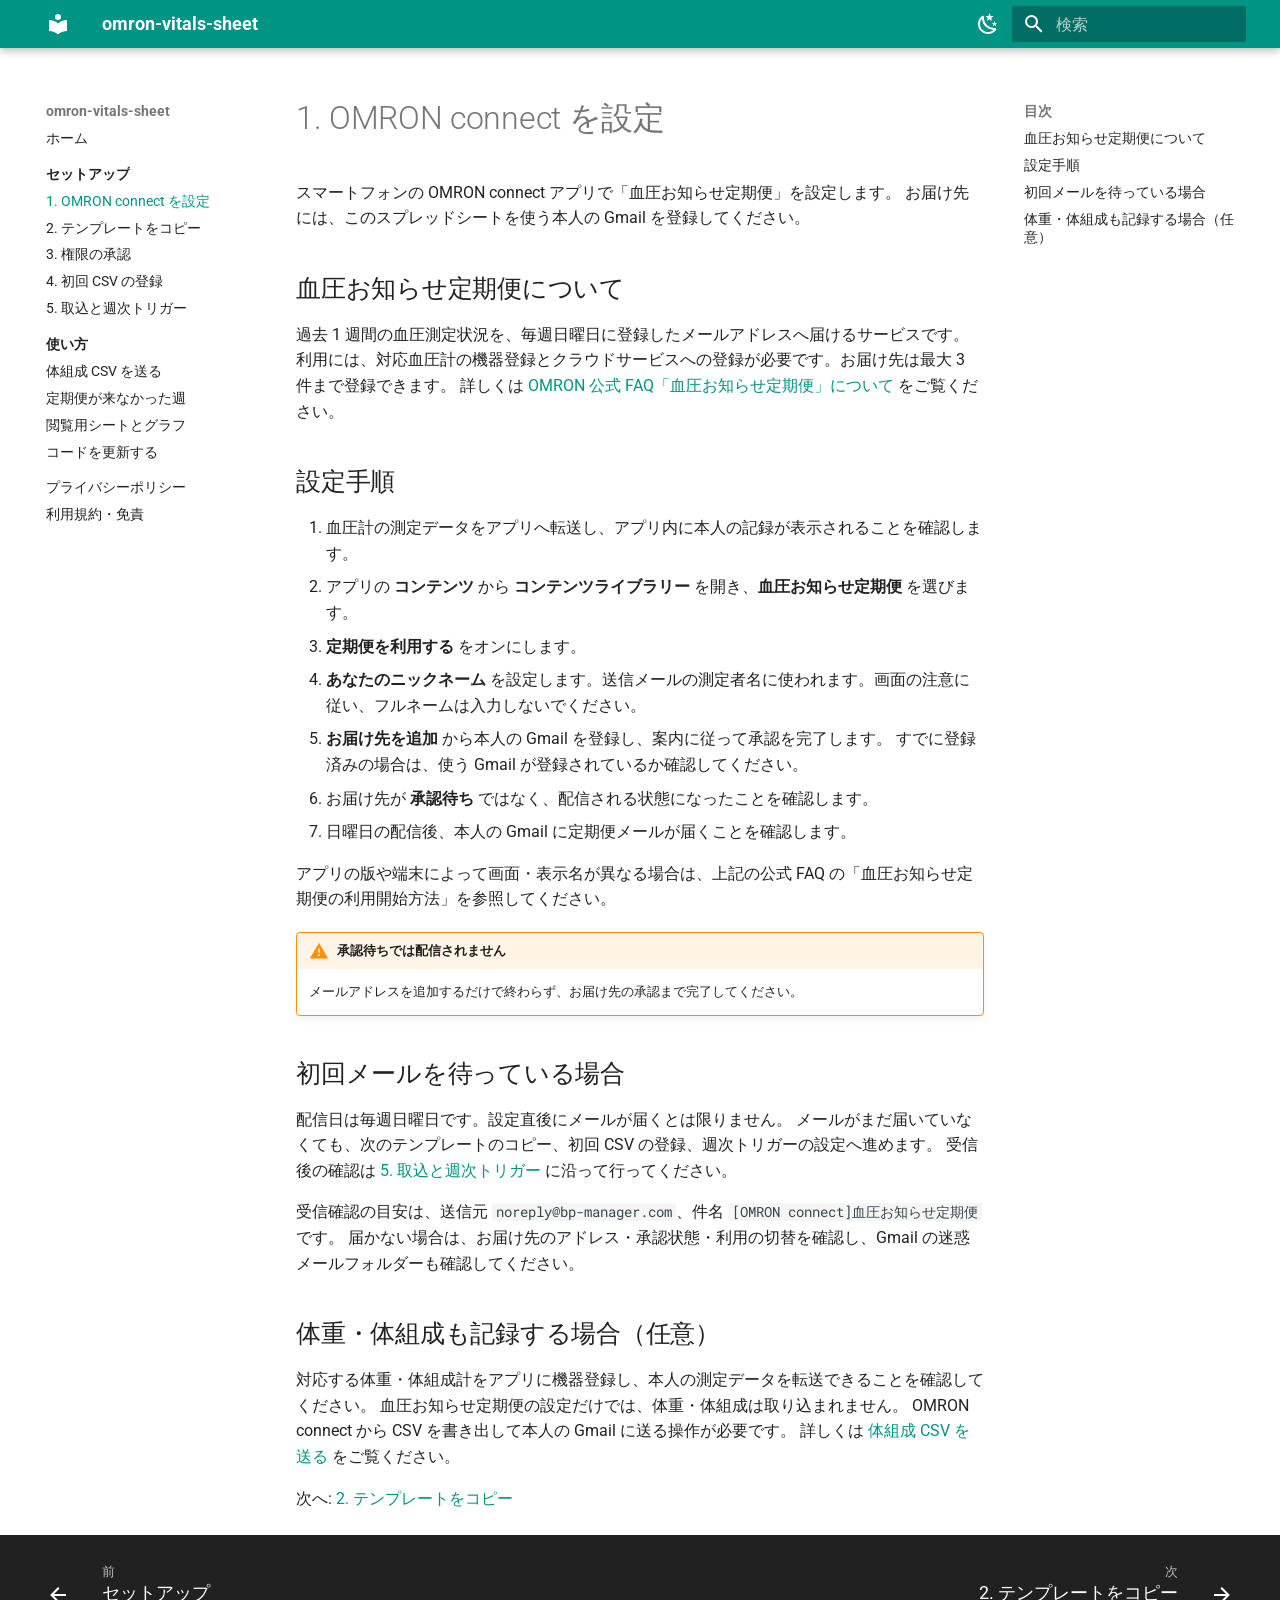
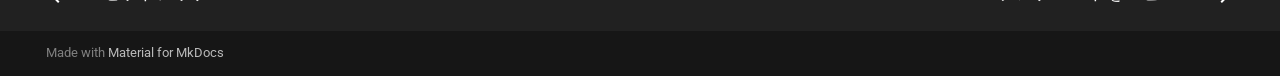
<file: setup/omron-connect/index.html>
<!doctype html>
<html lang="ja" class="no-js">
  <head>
    
      <meta charset="utf-8">
      <meta name="viewport" content="width=device-width,initial-scale=1">
      
        <meta name="description" content="OMRON Connect の血圧・体組成データを Google スプレッドシートへ蓄積する非公式ツール">
      
      
      
        <link rel="canonical" href="https://vitals-sheet.getperf.net/setup/omron-connect/">
      
      
        <link rel="prev" href="../">
      
      
        <link rel="next" href="../copy-template/">
      
      
        
      
      
      <link rel="icon" href="../../assets/images/favicon.png">
      <meta name="generator" content="mkdocs-1.6.1, mkdocs-material-9.7.7">
    
    
      
        <title>1. OMRON connect を設定 - omron-vitals-sheet</title>
      
    
    
      <link rel="stylesheet" href="../../assets/stylesheets/main.ec1eaa64.min.css">
      
        
        <link rel="stylesheet" href="../../assets/stylesheets/palette.ab4e12ef.min.css">
      
      


    
    
      
    
    
      
        
        
        <link rel="preconnect" href="https://fonts.gstatic.com" crossorigin>
        <link rel="stylesheet" href="https://fonts.googleapis.com/css?family=Roboto:300,300i,400,400i,700,700i%7CRoboto+Mono:400,400i,700,700i&display=fallback">
        <style>:root{--md-text-font:"Roboto";--md-code-font:"Roboto Mono"}</style>
      
    
    
      <link rel="stylesheet" href="../../stylesheets/extra.css">
    
    <script>__md_scope=new URL("../..",location),__md_hash=e=>[...e].reduce(((e,_)=>(e<<5)-e+_.charCodeAt(0)),0),__md_get=(e,_=localStorage,t=__md_scope)=>JSON.parse(_.getItem(t.pathname+"."+e)),__md_set=(e,_,t=localStorage,a=__md_scope)=>{try{t.setItem(a.pathname+"."+e,JSON.stringify(_))}catch(e){}}</script>
    
      

    
    
  </head>
  
  
    
    
      
    
    
    
    
    <body dir="ltr" data-md-color-scheme="default" data-md-color-primary="teal" data-md-color-accent="teal">
  
    
    <input class="md-toggle" data-md-toggle="drawer" type="checkbox" id="__drawer" autocomplete="off">
    <input class="md-toggle" data-md-toggle="search" type="checkbox" id="__search" autocomplete="off">
    <label class="md-overlay" for="__drawer"></label>
    <div data-md-component="skip">
      
        
        <a href="#1-omron-connect" class="md-skip">
          コンテンツにスキップ
        </a>
      
    </div>
    <div data-md-component="announce">
      
    </div>
    
    
      

  

<header class="md-header md-header--shadow" data-md-component="header">
  <nav class="md-header__inner md-grid" aria-label="ヘッダー">
    <a href="../.." title="omron-vitals-sheet" class="md-header__button md-logo" aria-label="omron-vitals-sheet" data-md-component="logo">
      
  
  <svg xmlns="http://www.w3.org/2000/svg" viewBox="0 0 24 24"><path d="M12 8a3 3 0 0 0 3-3 3 3 0 0 0-3-3 3 3 0 0 0-3 3 3 3 0 0 0 3 3m0 3.54C9.64 9.35 6.5 8 3 8v11c3.5 0 6.64 1.35 9 3.54 2.36-2.19 5.5-3.54 9-3.54V8c-3.5 0-6.64 1.35-9 3.54"/></svg>

    </a>
    <label class="md-header__button md-icon" for="__drawer">
      
      <svg xmlns="http://www.w3.org/2000/svg" viewBox="0 0 24 24"><path d="M3 6h18v2H3zm0 5h18v2H3zm0 5h18v2H3z"/></svg>
    </label>
    <div class="md-header__title" data-md-component="header-title">
      <div class="md-header__ellipsis">
        <div class="md-header__topic">
          <span class="md-ellipsis">
            omron-vitals-sheet
          </span>
        </div>
        <div class="md-header__topic" data-md-component="header-topic">
          <span class="md-ellipsis">
            
              1. OMRON connect を設定
            
          </span>
        </div>
      </div>
    </div>
    
      
        <form class="md-header__option" data-md-component="palette">
  
    
    
    
    <input class="md-option" data-md-color-media="" data-md-color-scheme="default" data-md-color-primary="teal" data-md-color-accent="teal"  aria-label="ダークモードに切り替え"  type="radio" name="__palette" id="__palette_0">
    
      <label class="md-header__button md-icon" title="ダークモードに切り替え" for="__palette_1" hidden>
        <svg xmlns="http://www.w3.org/2000/svg" viewBox="0 0 24 24"><path d="m17.75 4.09-2.53 1.94.91 3.06-2.63-1.81-2.63 1.81.91-3.06-2.53-1.94L12.44 4l1.06-3 1.06 3zm3.5 6.91-1.64 1.25.59 1.98-1.7-1.17-1.7 1.17.59-1.98L15.75 11l2.06-.05L18.5 9l.69 1.95zm-2.28 4.95c.83-.08 1.72 1.1 1.19 1.85-.32.45-.66.87-1.08 1.27C15.17 23 8.84 23 4.94 19.07c-3.91-3.9-3.91-10.24 0-14.14.4-.4.82-.76 1.27-1.08.75-.53 1.93.36 1.85 1.19-.27 2.86.69 5.83 2.89 8.02a9.96 9.96 0 0 0 8.02 2.89m-1.64 2.02a12.08 12.08 0 0 1-7.8-3.47c-2.17-2.19-3.33-5-3.49-7.82-2.81 3.14-2.7 7.96.31 10.98 3.02 3.01 7.84 3.12 10.98.31"/></svg>
      </label>
    
  
    
    
    
    <input class="md-option" data-md-color-media="" data-md-color-scheme="slate" data-md-color-primary="teal" data-md-color-accent="teal"  aria-label="ライトモードに切り替え"  type="radio" name="__palette" id="__palette_1">
    
      <label class="md-header__button md-icon" title="ライトモードに切り替え" for="__palette_0" hidden>
        <svg xmlns="http://www.w3.org/2000/svg" viewBox="0 0 24 24"><path d="M12 7a5 5 0 0 1 5 5 5 5 0 0 1-5 5 5 5 0 0 1-5-5 5 5 0 0 1 5-5m0 2a3 3 0 0 0-3 3 3 3 0 0 0 3 3 3 3 0 0 0 3-3 3 3 0 0 0-3-3m0-7 2.39 3.42C13.65 5.15 12.84 5 12 5s-1.65.15-2.39.42zM3.34 7l4.16-.35A7.2 7.2 0 0 0 5.94 8.5c-.44.74-.69 1.5-.83 2.29zm.02 10 1.76-3.77a7.131 7.131 0 0 0 2.38 4.14zM20.65 7l-1.77 3.79a7.02 7.02 0 0 0-2.38-4.15zm-.01 10-4.14.36c.59-.51 1.12-1.14 1.54-1.86.42-.73.69-1.5.83-2.29zM12 22l-2.41-3.44c.74.27 1.55.44 2.41.44.82 0 1.63-.17 2.37-.44z"/></svg>
      </label>
    
  
</form>
      
    
    
      <script>var palette=__md_get("__palette");if(palette&&palette.color){if("(prefers-color-scheme)"===palette.color.media){var media=matchMedia("(prefers-color-scheme: light)"),input=document.querySelector(media.matches?"[data-md-color-media='(prefers-color-scheme: light)']":"[data-md-color-media='(prefers-color-scheme: dark)']");palette.color.media=input.getAttribute("data-md-color-media"),palette.color.scheme=input.getAttribute("data-md-color-scheme"),palette.color.primary=input.getAttribute("data-md-color-primary"),palette.color.accent=input.getAttribute("data-md-color-accent")}for(var[key,value]of Object.entries(palette.color))document.body.setAttribute("data-md-color-"+key,value)}</script>
    
    
    
      
      
        <label class="md-header__button md-icon" for="__search">
          
          <svg xmlns="http://www.w3.org/2000/svg" viewBox="0 0 24 24"><path d="M9.5 3A6.5 6.5 0 0 1 16 9.5c0 1.61-.59 3.09-1.56 4.23l.27.27h.79l5 5-1.5 1.5-5-5v-.79l-.27-.27A6.52 6.52 0 0 1 9.5 16 6.5 6.5 0 0 1 3 9.5 6.5 6.5 0 0 1 9.5 3m0 2C7 5 5 7 5 9.5S7 14 9.5 14 14 12 14 9.5 12 5 9.5 5"/></svg>
        </label>
        <div class="md-search" data-md-component="search" role="dialog">
  <label class="md-search__overlay" for="__search"></label>
  <div class="md-search__inner" role="search">
    <form class="md-search__form" name="search">
      <input type="text" class="md-search__input" name="query" aria-label="検索" placeholder="検索" autocapitalize="off" autocorrect="off" autocomplete="off" spellcheck="false" data-md-component="search-query" required>
      <label class="md-search__icon md-icon" for="__search">
        
        <svg xmlns="http://www.w3.org/2000/svg" viewBox="0 0 24 24"><path d="M9.5 3A6.5 6.5 0 0 1 16 9.5c0 1.61-.59 3.09-1.56 4.23l.27.27h.79l5 5-1.5 1.5-5-5v-.79l-.27-.27A6.52 6.52 0 0 1 9.5 16 6.5 6.5 0 0 1 3 9.5 6.5 6.5 0 0 1 9.5 3m0 2C7 5 5 7 5 9.5S7 14 9.5 14 14 12 14 9.5 12 5 9.5 5"/></svg>
        
        <svg xmlns="http://www.w3.org/2000/svg" viewBox="0 0 24 24"><path d="M20 11v2H8l5.5 5.5-1.42 1.42L4.16 12l7.92-7.92L13.5 5.5 8 11z"/></svg>
      </label>
      <nav class="md-search__options" aria-label="検索">
        
        <button type="reset" class="md-search__icon md-icon" title="クリア" aria-label="クリア" tabindex="-1">
          
          <svg xmlns="http://www.w3.org/2000/svg" viewBox="0 0 24 24"><path d="M19 6.41 17.59 5 12 10.59 6.41 5 5 6.41 10.59 12 5 17.59 6.41 19 12 13.41 17.59 19 19 17.59 13.41 12z"/></svg>
        </button>
      </nav>
      
    </form>
    <div class="md-search__output">
      <div class="md-search__scrollwrap" tabindex="0" data-md-scrollfix>
        <div class="md-search-result" data-md-component="search-result">
          <div class="md-search-result__meta">
            検索を初期化
          </div>
          <ol class="md-search-result__list" role="presentation"></ol>
        </div>
      </div>
    </div>
  </div>
</div>
      
    
    
  </nav>
  
</header>
    
    <div class="md-container" data-md-component="container">
      
      
        
          
        
      
      <main class="md-main" data-md-component="main">
        <div class="md-main__inner md-grid">
          
            
              
              <div class="md-sidebar md-sidebar--primary" data-md-component="sidebar" data-md-type="navigation" >
                <div class="md-sidebar__scrollwrap">
                  <div class="md-sidebar__inner">
                    



<nav class="md-nav md-nav--primary" aria-label="ナビゲーション" data-md-level="0">
  <label class="md-nav__title" for="__drawer">
    <a href="../.." title="omron-vitals-sheet" class="md-nav__button md-logo" aria-label="omron-vitals-sheet" data-md-component="logo">
      
  
  <svg xmlns="http://www.w3.org/2000/svg" viewBox="0 0 24 24"><path d="M12 8a3 3 0 0 0 3-3 3 3 0 0 0-3-3 3 3 0 0 0-3 3 3 3 0 0 0 3 3m0 3.54C9.64 9.35 6.5 8 3 8v11c3.5 0 6.64 1.35 9 3.54 2.36-2.19 5.5-3.54 9-3.54V8c-3.5 0-6.64 1.35-9 3.54"/></svg>

    </a>
    omron-vitals-sheet
  </label>
  
  <ul class="md-nav__list" data-md-scrollfix>
    
      
      
  
  
  
  
    <li class="md-nav__item">
      <a href="../.." class="md-nav__link">
        
  
  
  <span class="md-ellipsis">
    
  
    ホーム
  

    
  </span>
  
  

      </a>
    </li>
  

    
      
      
  
  
    
  
  
  
    
    
      
        
          
        
      
        
      
        
      
        
      
        
      
        
      
    
    
    
      
        
        
      
    
    
    <li class="md-nav__item md-nav__item--active md-nav__item--section md-nav__item--nested">
      
        
        
        <input class="md-nav__toggle md-toggle " type="checkbox" id="__nav_2" checked>
        
          
          <div class="md-nav__link md-nav__container">
            <a href="../" class="md-nav__link ">
              
  
  
  <span class="md-ellipsis">
    
  
    セットアップ
  

    
  </span>
  
  

            </a>
            
              
              <label class="md-nav__link " for="__nav_2" id="__nav_2_label" tabindex="">
                <span class="md-nav__icon md-icon"></span>
              </label>
            
          </div>
        
        <nav class="md-nav" data-md-level="1" aria-labelledby="__nav_2_label" aria-expanded="true">
          <label class="md-nav__title" for="__nav_2">
            <span class="md-nav__icon md-icon"></span>
            
  
    セットアップ
  

          </label>
          <ul class="md-nav__list" data-md-scrollfix>
            
              
            
              
                
  
  
    
  
  
  
    <li class="md-nav__item md-nav__item--active">
      
      <input class="md-nav__toggle md-toggle" type="checkbox" id="__toc">
      
      
        
      
      
        <label class="md-nav__link md-nav__link--active" for="__toc">
          
  
  
  <span class="md-ellipsis">
    
  
    1. OMRON connect を設定
  

    
  </span>
  
  

          <span class="md-nav__icon md-icon"></span>
        </label>
      
      <a href="./" class="md-nav__link md-nav__link--active">
        
  
  
  <span class="md-ellipsis">
    
  
    1. OMRON connect を設定
  

    
  </span>
  
  

      </a>
      
        

<nav class="md-nav md-nav--secondary" aria-label="目次">
  
  
  
    
  
  
    <label class="md-nav__title" for="__toc">
      <span class="md-nav__icon md-icon"></span>
      目次
    </label>
    <ul class="md-nav__list" data-md-component="toc" data-md-scrollfix>
      
        <li class="md-nav__item">
  <a href="#_1" class="md-nav__link">
    <span class="md-ellipsis">
      
        血圧お知らせ定期便について
      
    </span>
  </a>
  
</li>
      
        <li class="md-nav__item">
  <a href="#_2" class="md-nav__link">
    <span class="md-ellipsis">
      
        設定手順
      
    </span>
  </a>
  
</li>
      
        <li class="md-nav__item">
  <a href="#_3" class="md-nav__link">
    <span class="md-ellipsis">
      
        初回メールを待っている場合
      
    </span>
  </a>
  
</li>
      
        <li class="md-nav__item">
  <a href="#_4" class="md-nav__link">
    <span class="md-ellipsis">
      
        体重・体組成も記録する場合（任意）
      
    </span>
  </a>
  
</li>
      
    </ul>
  
</nav>
      
    </li>
  

              
            
              
                
  
  
  
  
    <li class="md-nav__item">
      <a href="../copy-template/" class="md-nav__link">
        
  
  
  <span class="md-ellipsis">
    
  
    2. テンプレートをコピー
  

    
  </span>
  
  

      </a>
    </li>
  

              
            
              
                
  
  
  
  
    <li class="md-nav__item">
      <a href="../authorize/" class="md-nav__link">
        
  
  
  <span class="md-ellipsis">
    
  
    3. 権限の承認
  

    
  </span>
  
  

      </a>
    </li>
  

              
            
              
                
  
  
  
  
    <li class="md-nav__item">
      <a href="../initial-csv/" class="md-nav__link">
        
  
  
  <span class="md-ellipsis">
    
  
    4. 初回 CSV の登録
  

    
  </span>
  
  

      </a>
    </li>
  

              
            
              
                
  
  
  
  
    <li class="md-nav__item">
      <a href="../first-sync/" class="md-nav__link">
        
  
  
  <span class="md-ellipsis">
    
  
    5. 取込と週次トリガー
  

    
  </span>
  
  

      </a>
    </li>
  

              
            
          </ul>
        </nav>
      
    </li>
  

    
      
      
  
  
  
  
    
    
      
        
          
        
      
        
      
        
      
        
      
        
      
    
    
    
      
        
        
      
    
    
    <li class="md-nav__item md-nav__item--section md-nav__item--nested">
      
        
        
        <input class="md-nav__toggle md-toggle " type="checkbox" id="__nav_3" >
        
          
          <div class="md-nav__link md-nav__container">
            <a href="../../usage/" class="md-nav__link ">
              
  
  
  <span class="md-ellipsis">
    
  
    使い方
  

    
  </span>
  
  

            </a>
            
              
              <label class="md-nav__link " for="__nav_3" id="__nav_3_label" tabindex="">
                <span class="md-nav__icon md-icon"></span>
              </label>
            
          </div>
        
        <nav class="md-nav" data-md-level="1" aria-labelledby="__nav_3_label" aria-expanded="false">
          <label class="md-nav__title" for="__nav_3">
            <span class="md-nav__icon md-icon"></span>
            
  
    使い方
  

          </label>
          <ul class="md-nav__list" data-md-scrollfix>
            
              
            
              
                
  
  
  
  
    <li class="md-nav__item">
      <a href="../../usage/body-csv/" class="md-nav__link">
        
  
  
  <span class="md-ellipsis">
    
  
    体組成 CSV を送る
  

    
  </span>
  
  

      </a>
    </li>
  

              
            
              
                
  
  
  
  
    <li class="md-nav__item">
      <a href="../../usage/manual-fill/" class="md-nav__link">
        
  
  
  <span class="md-ellipsis">
    
  
    定期便が来なかった週
  

    
  </span>
  
  

      </a>
    </li>
  

              
            
              
                
  
  
  
  
    <li class="md-nav__item">
      <a href="../../usage/dashboard/" class="md-nav__link">
        
  
  
  <span class="md-ellipsis">
    
  
    閲覧用シートとグラフ
  

    
  </span>
  
  

      </a>
    </li>
  

              
            
              
                
  
  
  
  
    <li class="md-nav__item">
      <a href="../../usage/update/" class="md-nav__link">
        
  
  
  <span class="md-ellipsis">
    
  
    コードを更新する
  

    
  </span>
  
  

      </a>
    </li>
  

              
            
          </ul>
        </nav>
      
    </li>
  

    
      
      
  
  
  
  
    <li class="md-nav__item">
      <a href="../../privacy/" class="md-nav__link">
        
  
  
  <span class="md-ellipsis">
    
  
    プライバシーポリシー
  

    
  </span>
  
  

      </a>
    </li>
  

    
      
      
  
  
  
  
    <li class="md-nav__item">
      <a href="../../terms/" class="md-nav__link">
        
  
  
  <span class="md-ellipsis">
    
  
    利用規約・免責
  

    
  </span>
  
  

      </a>
    </li>
  

    
  </ul>
</nav>
                  </div>
                </div>
              </div>
            
            
              
              <div class="md-sidebar md-sidebar--secondary" data-md-component="sidebar" data-md-type="toc" >
                <div class="md-sidebar__scrollwrap">
                  <div class="md-sidebar__inner">
                    

<nav class="md-nav md-nav--secondary" aria-label="目次">
  
  
  
    
  
  
    <label class="md-nav__title" for="__toc">
      <span class="md-nav__icon md-icon"></span>
      目次
    </label>
    <ul class="md-nav__list" data-md-component="toc" data-md-scrollfix>
      
        <li class="md-nav__item">
  <a href="#_1" class="md-nav__link">
    <span class="md-ellipsis">
      
        血圧お知らせ定期便について
      
    </span>
  </a>
  
</li>
      
        <li class="md-nav__item">
  <a href="#_2" class="md-nav__link">
    <span class="md-ellipsis">
      
        設定手順
      
    </span>
  </a>
  
</li>
      
        <li class="md-nav__item">
  <a href="#_3" class="md-nav__link">
    <span class="md-ellipsis">
      
        初回メールを待っている場合
      
    </span>
  </a>
  
</li>
      
        <li class="md-nav__item">
  <a href="#_4" class="md-nav__link">
    <span class="md-ellipsis">
      
        体重・体組成も記録する場合（任意）
      
    </span>
  </a>
  
</li>
      
    </ul>
  
</nav>
                  </div>
                </div>
              </div>
            
          
          
            <div class="md-content" data-md-component="content">
              
              <article class="md-content__inner md-typeset">
                
                  



<h1 id="1-omron-connect">1. OMRON connect を設定<a class="headerlink" href="#1-omron-connect" title="Permanent link">&para;</a></h1>
<p>スマートフォンの OMRON connect アプリで「血圧お知らせ定期便」を設定します。
お届け先には、このスプレッドシートを使う本人の Gmail を登録してください。</p>
<h2 id="_1">血圧お知らせ定期便について<a class="headerlink" href="#_1" title="Permanent link">&para;</a></h2>
<p>過去 1 週間の血圧測定状況を、毎週日曜日に登録したメールアドレスへ届けるサービスです。
利用には、対応血圧計の機器登録とクラウドサービスへの登録が必要です。お届け先は最大 3 件まで登録できます。
詳しくは <a href="https://www.faq.healthcare.omron.co.jp/faq/show/18331?site_domain=oc">OMRON 公式 FAQ「血圧お知らせ定期便」について</a> をご覧ください。</p>
<h2 id="_2">設定手順<a class="headerlink" href="#_2" title="Permanent link">&para;</a></h2>
<ol>
<li>血圧計の測定データをアプリへ転送し、アプリ内に本人の記録が表示されることを確認します。</li>
<li>アプリの <strong>コンテンツ</strong> から <strong>コンテンツライブラリー</strong> を開き、<strong>血圧お知らせ定期便</strong> を選びます。</li>
<li><strong>定期便を利用する</strong> をオンにします。</li>
<li><strong>あなたのニックネーム</strong> を設定します。送信メールの測定者名に使われます。画面の注意に従い、フルネームは入力しないでください。</li>
<li><strong>お届け先を追加</strong> から本人の Gmail を登録し、案内に従って承認を完了します。
   すでに登録済みの場合は、使う Gmail が登録されているか確認してください。</li>
<li>お届け先が <strong>承認待ち</strong> ではなく、配信される状態になったことを確認します。</li>
<li>日曜日の配信後、本人の Gmail に定期便メールが届くことを確認します。</li>
</ol>
<p>アプリの版や端末によって画面・表示名が異なる場合は、上記の公式 FAQ の「血圧お知らせ定期便の利用開始方法」を参照してください。</p>
<div class="admonition warning">
<p class="admonition-title">承認待ちでは配信されません</p>
<p>メールアドレスを追加するだけで終わらず、お届け先の承認まで完了してください。</p>
</div>
<h2 id="_3">初回メールを待っている場合<a class="headerlink" href="#_3" title="Permanent link">&para;</a></h2>
<p>配信日は毎週日曜日です。設定直後にメールが届くとは限りません。
メールがまだ届いていなくても、次のテンプレートのコピー、初回 CSV の登録、週次トリガーの設定へ進めます。
受信後の確認は <a href="../first-sync/#first-email">5. 取込と週次トリガー</a> に沿って行ってください。</p>
<p>受信確認の目安は、送信元 <code>noreply@bp-manager.com</code>、件名 <code>[OMRON connect]血圧お知らせ定期便</code> です。
届かない場合は、お届け先のアドレス・承認状態・利用の切替を確認し、Gmail の迷惑メールフォルダーも確認してください。</p>
<h2 id="_4">体重・体組成も記録する場合（任意）<a class="headerlink" href="#_4" title="Permanent link">&para;</a></h2>
<p>対応する体重・体組成計をアプリに機器登録し、本人の測定データを転送できることを確認してください。
血圧お知らせ定期便の設定だけでは、体重・体組成は取り込まれません。
OMRON connect から CSV を書き出して本人の Gmail に送る操作が必要です。
詳しくは <a href="../../usage/body-csv/">体組成 CSV を送る</a> をご覧ください。</p>
<p>次へ: <a href="../copy-template/">2. テンプレートをコピー</a></p>












                
              </article>
            </div>
          
          
<script>var target=document.getElementById(location.hash.slice(1));target&&target.name&&(target.checked=target.name.startsWith("__tabbed_"))</script>
        </div>
        
      </main>
      
        <footer class="md-footer">
  
    
      
      <nav class="md-footer__inner md-grid" aria-label="フッター" >
        
          
          <a href="../" class="md-footer__link md-footer__link--prev" aria-label="前: セットアップ">
            <div class="md-footer__button md-icon">
              
              <svg xmlns="http://www.w3.org/2000/svg" viewBox="0 0 24 24"><path d="M20 11v2H8l5.5 5.5-1.42 1.42L4.16 12l7.92-7.92L13.5 5.5 8 11z"/></svg>
            </div>
            <div class="md-footer__title">
              <span class="md-footer__direction">
                前
              </span>
              <div class="md-ellipsis">
                セットアップ
              </div>
            </div>
          </a>
        
        
          
          <a href="../copy-template/" class="md-footer__link md-footer__link--next" aria-label="次: 2. テンプレートをコピー">
            <div class="md-footer__title">
              <span class="md-footer__direction">
                次
              </span>
              <div class="md-ellipsis">
                2. テンプレートをコピー
              </div>
            </div>
            <div class="md-footer__button md-icon">
              
              <svg xmlns="http://www.w3.org/2000/svg" viewBox="0 0 24 24"><path d="M4 11v2h12l-5.5 5.5 1.42 1.42L19.84 12l-7.92-7.92L10.5 5.5 16 11z"/></svg>
            </div>
          </a>
        
      </nav>
    
  
  <div class="md-footer-meta md-typeset">
    <div class="md-footer-meta__inner md-grid">
      <div class="md-copyright">
  
  
    Made with
    <a href="https://squidfunk.github.io/mkdocs-material/" target="_blank" rel="noopener">
      Material for MkDocs
    </a>
  
</div>
      
    </div>
  </div>
</footer>
      
    </div>
    <div class="md-dialog" data-md-component="dialog">
      <div class="md-dialog__inner md-typeset"></div>
    </div>
    
    
    
      
      
      <script id="__config" type="application/json">{"annotate": null, "base": "../..", "features": ["navigation.footer", "navigation.sections", "navigation.indexes"], "search": "../../assets/javascripts/workers/search.2c215733.min.js", "tags": null, "translations": {"clipboard.copied": "\u30b3\u30d4\u30fc\u3057\u307e\u3057\u305f", "clipboard.copy": "\u30af\u30ea\u30c3\u30d7\u30dc\u30fc\u30c9\u3078\u30b3\u30d4\u30fc", "search.result.more.one": "\u3053\u306e\u30da\u30fc\u30b8\u5185\u306b\u3082\u30461\u4ef6\u898b\u3064\u304b\u308a\u307e\u3057\u305f", "search.result.more.other": "\u3053\u306e\u30da\u30fc\u30b8\u5185\u306b\u3042\u3068#\u4ef6\u898b\u3064\u304b\u308a\u307e\u3057\u305f", "search.result.none": "\u4f55\u3082\u898b\u3064\u304b\u308a\u307e\u305b\u3093\u3067\u3057\u305f", "search.result.one": "1\u4ef6\u898b\u3064\u304b\u308a\u307e\u3057\u305f", "search.result.other": "#\u4ef6\u898b\u3064\u304b\u308a\u307e\u3057\u305f", "search.result.placeholder": "\u691c\u7d22\u30ad\u30fc\u30ef\u30fc\u30c9\u3092\u5165\u529b\u3057\u3066\u304f\u3060\u3055\u3044", "search.result.term.missing": "\u691c\u7d22\u306b\u542b\u307e\u308c\u306a\u3044", "select.version": "\u30d0\u30fc\u30b8\u30e7\u30f3\u5207\u308a\u66ff\u3048"}, "version": null}</script>
    
    
      <script src="../../assets/javascripts/bundle.d7400e89.min.js"></script>
      
    
  </body>
</html>
</file>
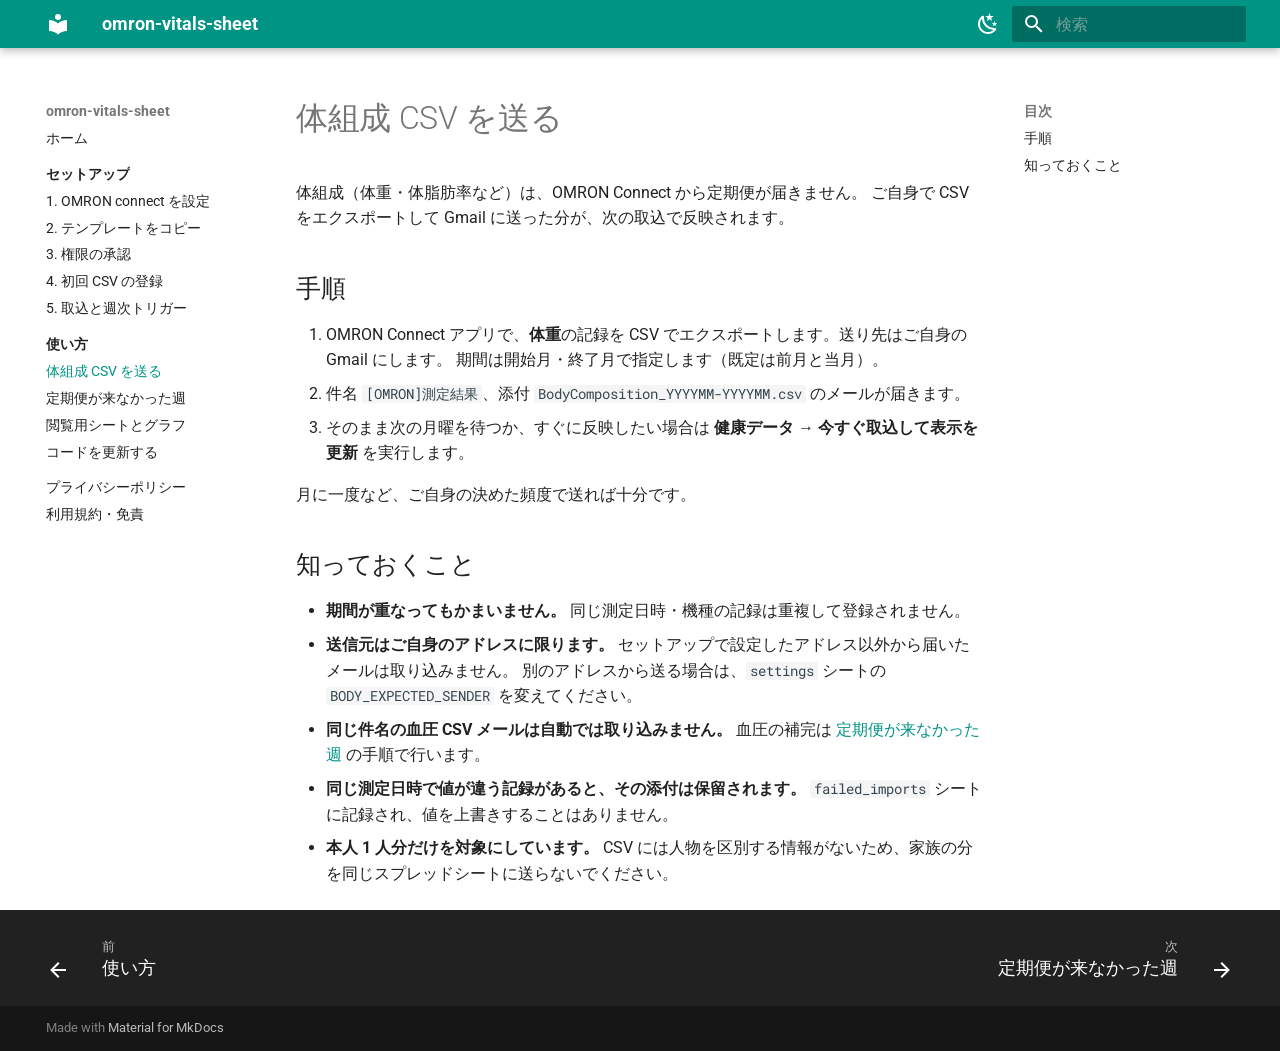
<file: usage/body-csv/index.html>
<!doctype html>
<html lang="ja" class="no-js">
  <head>
    
      <meta charset="utf-8">
      <meta name="viewport" content="width=device-width,initial-scale=1">
      
        <meta name="description" content="OMRON Connect の血圧・体組成データを Google スプレッドシートへ蓄積する非公式ツール">
      
      
      
        <link rel="canonical" href="https://vitals-sheet.getperf.net/usage/body-csv/">
      
      
        <link rel="prev" href="../">
      
      
        <link rel="next" href="../manual-fill/">
      
      
        
      
      
      <link rel="icon" href="../../assets/images/favicon.png">
      <meta name="generator" content="mkdocs-1.6.1, mkdocs-material-9.7.7">
    
    
      
        <title>体組成 CSV を送る - omron-vitals-sheet</title>
      
    
    
      <link rel="stylesheet" href="../../assets/stylesheets/main.ec1eaa64.min.css">
      
        
        <link rel="stylesheet" href="../../assets/stylesheets/palette.ab4e12ef.min.css">
      
      


    
    
      
    
    
      
        
        
        <link rel="preconnect" href="https://fonts.gstatic.com" crossorigin>
        <link rel="stylesheet" href="https://fonts.googleapis.com/css?family=Roboto:300,300i,400,400i,700,700i%7CRoboto+Mono:400,400i,700,700i&display=fallback">
        <style>:root{--md-text-font:"Roboto";--md-code-font:"Roboto Mono"}</style>
      
    
    
      <link rel="stylesheet" href="../../stylesheets/extra.css">
    
    <script>__md_scope=new URL("../..",location),__md_hash=e=>[...e].reduce(((e,_)=>(e<<5)-e+_.charCodeAt(0)),0),__md_get=(e,_=localStorage,t=__md_scope)=>JSON.parse(_.getItem(t.pathname+"."+e)),__md_set=(e,_,t=localStorage,a=__md_scope)=>{try{t.setItem(a.pathname+"."+e,JSON.stringify(_))}catch(e){}}</script>
    
      

    
    
  </head>
  
  
    
    
      
    
    
    
    
    <body dir="ltr" data-md-color-scheme="default" data-md-color-primary="teal" data-md-color-accent="teal">
  
    
    <input class="md-toggle" data-md-toggle="drawer" type="checkbox" id="__drawer" autocomplete="off">
    <input class="md-toggle" data-md-toggle="search" type="checkbox" id="__search" autocomplete="off">
    <label class="md-overlay" for="__drawer"></label>
    <div data-md-component="skip">
      
        
        <a href="#csv" class="md-skip">
          コンテンツにスキップ
        </a>
      
    </div>
    <div data-md-component="announce">
      
    </div>
    
    
      

  

<header class="md-header md-header--shadow" data-md-component="header">
  <nav class="md-header__inner md-grid" aria-label="ヘッダー">
    <a href="../.." title="omron-vitals-sheet" class="md-header__button md-logo" aria-label="omron-vitals-sheet" data-md-component="logo">
      
  
  <svg xmlns="http://www.w3.org/2000/svg" viewBox="0 0 24 24"><path d="M12 8a3 3 0 0 0 3-3 3 3 0 0 0-3-3 3 3 0 0 0-3 3 3 3 0 0 0 3 3m0 3.54C9.64 9.35 6.5 8 3 8v11c3.5 0 6.64 1.35 9 3.54 2.36-2.19 5.5-3.54 9-3.54V8c-3.5 0-6.64 1.35-9 3.54"/></svg>

    </a>
    <label class="md-header__button md-icon" for="__drawer">
      
      <svg xmlns="http://www.w3.org/2000/svg" viewBox="0 0 24 24"><path d="M3 6h18v2H3zm0 5h18v2H3zm0 5h18v2H3z"/></svg>
    </label>
    <div class="md-header__title" data-md-component="header-title">
      <div class="md-header__ellipsis">
        <div class="md-header__topic">
          <span class="md-ellipsis">
            omron-vitals-sheet
          </span>
        </div>
        <div class="md-header__topic" data-md-component="header-topic">
          <span class="md-ellipsis">
            
              体組成 CSV を送る
            
          </span>
        </div>
      </div>
    </div>
    
      
        <form class="md-header__option" data-md-component="palette">
  
    
    
    
    <input class="md-option" data-md-color-media="" data-md-color-scheme="default" data-md-color-primary="teal" data-md-color-accent="teal"  aria-label="ダークモードに切り替え"  type="radio" name="__palette" id="__palette_0">
    
      <label class="md-header__button md-icon" title="ダークモードに切り替え" for="__palette_1" hidden>
        <svg xmlns="http://www.w3.org/2000/svg" viewBox="0 0 24 24"><path d="m17.75 4.09-2.53 1.94.91 3.06-2.63-1.81-2.63 1.81.91-3.06-2.53-1.94L12.44 4l1.06-3 1.06 3zm3.5 6.91-1.64 1.25.59 1.98-1.7-1.17-1.7 1.17.59-1.98L15.75 11l2.06-.05L18.5 9l.69 1.95zm-2.28 4.95c.83-.08 1.72 1.1 1.19 1.85-.32.45-.66.87-1.08 1.27C15.17 23 8.84 23 4.94 19.07c-3.91-3.9-3.91-10.24 0-14.14.4-.4.82-.76 1.27-1.08.75-.53 1.93.36 1.85 1.19-.27 2.86.69 5.83 2.89 8.02a9.96 9.96 0 0 0 8.02 2.89m-1.64 2.02a12.08 12.08 0 0 1-7.8-3.47c-2.17-2.19-3.33-5-3.49-7.82-2.81 3.14-2.7 7.96.31 10.98 3.02 3.01 7.84 3.12 10.98.31"/></svg>
      </label>
    
  
    
    
    
    <input class="md-option" data-md-color-media="" data-md-color-scheme="slate" data-md-color-primary="teal" data-md-color-accent="teal"  aria-label="ライトモードに切り替え"  type="radio" name="__palette" id="__palette_1">
    
      <label class="md-header__button md-icon" title="ライトモードに切り替え" for="__palette_0" hidden>
        <svg xmlns="http://www.w3.org/2000/svg" viewBox="0 0 24 24"><path d="M12 7a5 5 0 0 1 5 5 5 5 0 0 1-5 5 5 5 0 0 1-5-5 5 5 0 0 1 5-5m0 2a3 3 0 0 0-3 3 3 3 0 0 0 3 3 3 3 0 0 0 3-3 3 3 0 0 0-3-3m0-7 2.39 3.42C13.65 5.15 12.84 5 12 5s-1.65.15-2.39.42zM3.34 7l4.16-.35A7.2 7.2 0 0 0 5.94 8.5c-.44.74-.69 1.5-.83 2.29zm.02 10 1.76-3.77a7.131 7.131 0 0 0 2.38 4.14zM20.65 7l-1.77 3.79a7.02 7.02 0 0 0-2.38-4.15zm-.01 10-4.14.36c.59-.51 1.12-1.14 1.54-1.86.42-.73.69-1.5.83-2.29zM12 22l-2.41-3.44c.74.27 1.55.44 2.41.44.82 0 1.63-.17 2.37-.44z"/></svg>
      </label>
    
  
</form>
      
    
    
      <script>var palette=__md_get("__palette");if(palette&&palette.color){if("(prefers-color-scheme)"===palette.color.media){var media=matchMedia("(prefers-color-scheme: light)"),input=document.querySelector(media.matches?"[data-md-color-media='(prefers-color-scheme: light)']":"[data-md-color-media='(prefers-color-scheme: dark)']");palette.color.media=input.getAttribute("data-md-color-media"),palette.color.scheme=input.getAttribute("data-md-color-scheme"),palette.color.primary=input.getAttribute("data-md-color-primary"),palette.color.accent=input.getAttribute("data-md-color-accent")}for(var[key,value]of Object.entries(palette.color))document.body.setAttribute("data-md-color-"+key,value)}</script>
    
    
    
      
      
        <label class="md-header__button md-icon" for="__search">
          
          <svg xmlns="http://www.w3.org/2000/svg" viewBox="0 0 24 24"><path d="M9.5 3A6.5 6.5 0 0 1 16 9.5c0 1.61-.59 3.09-1.56 4.23l.27.27h.79l5 5-1.5 1.5-5-5v-.79l-.27-.27A6.52 6.52 0 0 1 9.5 16 6.5 6.5 0 0 1 3 9.5 6.5 6.5 0 0 1 9.5 3m0 2C7 5 5 7 5 9.5S7 14 9.5 14 14 12 14 9.5 12 5 9.5 5"/></svg>
        </label>
        <div class="md-search" data-md-component="search" role="dialog">
  <label class="md-search__overlay" for="__search"></label>
  <div class="md-search__inner" role="search">
    <form class="md-search__form" name="search">
      <input type="text" class="md-search__input" name="query" aria-label="検索" placeholder="検索" autocapitalize="off" autocorrect="off" autocomplete="off" spellcheck="false" data-md-component="search-query" required>
      <label class="md-search__icon md-icon" for="__search">
        
        <svg xmlns="http://www.w3.org/2000/svg" viewBox="0 0 24 24"><path d="M9.5 3A6.5 6.5 0 0 1 16 9.5c0 1.61-.59 3.09-1.56 4.23l.27.27h.79l5 5-1.5 1.5-5-5v-.79l-.27-.27A6.52 6.52 0 0 1 9.5 16 6.5 6.5 0 0 1 3 9.5 6.5 6.5 0 0 1 9.5 3m0 2C7 5 5 7 5 9.5S7 14 9.5 14 14 12 14 9.5 12 5 9.5 5"/></svg>
        
        <svg xmlns="http://www.w3.org/2000/svg" viewBox="0 0 24 24"><path d="M20 11v2H8l5.5 5.5-1.42 1.42L4.16 12l7.92-7.92L13.5 5.5 8 11z"/></svg>
      </label>
      <nav class="md-search__options" aria-label="検索">
        
        <button type="reset" class="md-search__icon md-icon" title="クリア" aria-label="クリア" tabindex="-1">
          
          <svg xmlns="http://www.w3.org/2000/svg" viewBox="0 0 24 24"><path d="M19 6.41 17.59 5 12 10.59 6.41 5 5 6.41 10.59 12 5 17.59 6.41 19 12 13.41 17.59 19 19 17.59 13.41 12z"/></svg>
        </button>
      </nav>
      
    </form>
    <div class="md-search__output">
      <div class="md-search__scrollwrap" tabindex="0" data-md-scrollfix>
        <div class="md-search-result" data-md-component="search-result">
          <div class="md-search-result__meta">
            検索を初期化
          </div>
          <ol class="md-search-result__list" role="presentation"></ol>
        </div>
      </div>
    </div>
  </div>
</div>
      
    
    
  </nav>
  
</header>
    
    <div class="md-container" data-md-component="container">
      
      
        
          
        
      
      <main class="md-main" data-md-component="main">
        <div class="md-main__inner md-grid">
          
            
              
              <div class="md-sidebar md-sidebar--primary" data-md-component="sidebar" data-md-type="navigation" >
                <div class="md-sidebar__scrollwrap">
                  <div class="md-sidebar__inner">
                    



<nav class="md-nav md-nav--primary" aria-label="ナビゲーション" data-md-level="0">
  <label class="md-nav__title" for="__drawer">
    <a href="../.." title="omron-vitals-sheet" class="md-nav__button md-logo" aria-label="omron-vitals-sheet" data-md-component="logo">
      
  
  <svg xmlns="http://www.w3.org/2000/svg" viewBox="0 0 24 24"><path d="M12 8a3 3 0 0 0 3-3 3 3 0 0 0-3-3 3 3 0 0 0-3 3 3 3 0 0 0 3 3m0 3.54C9.64 9.35 6.5 8 3 8v11c3.5 0 6.64 1.35 9 3.54 2.36-2.19 5.5-3.54 9-3.54V8c-3.5 0-6.64 1.35-9 3.54"/></svg>

    </a>
    omron-vitals-sheet
  </label>
  
  <ul class="md-nav__list" data-md-scrollfix>
    
      
      
  
  
  
  
    <li class="md-nav__item">
      <a href="../.." class="md-nav__link">
        
  
  
  <span class="md-ellipsis">
    
  
    ホーム
  

    
  </span>
  
  

      </a>
    </li>
  

    
      
      
  
  
  
  
    
    
      
        
          
        
      
        
      
        
      
        
      
        
      
        
      
    
    
    
      
        
        
      
    
    
    <li class="md-nav__item md-nav__item--section md-nav__item--nested">
      
        
        
        <input class="md-nav__toggle md-toggle " type="checkbox" id="__nav_2" >
        
          
          <div class="md-nav__link md-nav__container">
            <a href="../../setup/" class="md-nav__link ">
              
  
  
  <span class="md-ellipsis">
    
  
    セットアップ
  

    
  </span>
  
  

            </a>
            
              
              <label class="md-nav__link " for="__nav_2" id="__nav_2_label" tabindex="">
                <span class="md-nav__icon md-icon"></span>
              </label>
            
          </div>
        
        <nav class="md-nav" data-md-level="1" aria-labelledby="__nav_2_label" aria-expanded="false">
          <label class="md-nav__title" for="__nav_2">
            <span class="md-nav__icon md-icon"></span>
            
  
    セットアップ
  

          </label>
          <ul class="md-nav__list" data-md-scrollfix>
            
              
            
              
                
  
  
  
  
    <li class="md-nav__item">
      <a href="../../setup/omron-connect/" class="md-nav__link">
        
  
  
  <span class="md-ellipsis">
    
  
    1. OMRON connect を設定
  

    
  </span>
  
  

      </a>
    </li>
  

              
            
              
                
  
  
  
  
    <li class="md-nav__item">
      <a href="../../setup/copy-template/" class="md-nav__link">
        
  
  
  <span class="md-ellipsis">
    
  
    2. テンプレートをコピー
  

    
  </span>
  
  

      </a>
    </li>
  

              
            
              
                
  
  
  
  
    <li class="md-nav__item">
      <a href="../../setup/authorize/" class="md-nav__link">
        
  
  
  <span class="md-ellipsis">
    
  
    3. 権限の承認
  

    
  </span>
  
  

      </a>
    </li>
  

              
            
              
                
  
  
  
  
    <li class="md-nav__item">
      <a href="../../setup/initial-csv/" class="md-nav__link">
        
  
  
  <span class="md-ellipsis">
    
  
    4. 初回 CSV の登録
  

    
  </span>
  
  

      </a>
    </li>
  

              
            
              
                
  
  
  
  
    <li class="md-nav__item">
      <a href="../../setup/first-sync/" class="md-nav__link">
        
  
  
  <span class="md-ellipsis">
    
  
    5. 取込と週次トリガー
  

    
  </span>
  
  

      </a>
    </li>
  

              
            
          </ul>
        </nav>
      
    </li>
  

    
      
      
  
  
    
  
  
  
    
    
      
        
          
        
      
        
      
        
      
        
      
        
      
    
    
    
      
        
        
      
    
    
    <li class="md-nav__item md-nav__item--active md-nav__item--section md-nav__item--nested">
      
        
        
        <input class="md-nav__toggle md-toggle " type="checkbox" id="__nav_3" checked>
        
          
          <div class="md-nav__link md-nav__container">
            <a href="../" class="md-nav__link ">
              
  
  
  <span class="md-ellipsis">
    
  
    使い方
  

    
  </span>
  
  

            </a>
            
              
              <label class="md-nav__link " for="__nav_3" id="__nav_3_label" tabindex="">
                <span class="md-nav__icon md-icon"></span>
              </label>
            
          </div>
        
        <nav class="md-nav" data-md-level="1" aria-labelledby="__nav_3_label" aria-expanded="true">
          <label class="md-nav__title" for="__nav_3">
            <span class="md-nav__icon md-icon"></span>
            
  
    使い方
  

          </label>
          <ul class="md-nav__list" data-md-scrollfix>
            
              
            
              
                
  
  
    
  
  
  
    <li class="md-nav__item md-nav__item--active">
      
      <input class="md-nav__toggle md-toggle" type="checkbox" id="__toc">
      
      
        
      
      
        <label class="md-nav__link md-nav__link--active" for="__toc">
          
  
  
  <span class="md-ellipsis">
    
  
    体組成 CSV を送る
  

    
  </span>
  
  

          <span class="md-nav__icon md-icon"></span>
        </label>
      
      <a href="./" class="md-nav__link md-nav__link--active">
        
  
  
  <span class="md-ellipsis">
    
  
    体組成 CSV を送る
  

    
  </span>
  
  

      </a>
      
        

<nav class="md-nav md-nav--secondary" aria-label="目次">
  
  
  
    
  
  
    <label class="md-nav__title" for="__toc">
      <span class="md-nav__icon md-icon"></span>
      目次
    </label>
    <ul class="md-nav__list" data-md-component="toc" data-md-scrollfix>
      
        <li class="md-nav__item">
  <a href="#_1" class="md-nav__link">
    <span class="md-ellipsis">
      
        手順
      
    </span>
  </a>
  
</li>
      
        <li class="md-nav__item">
  <a href="#_2" class="md-nav__link">
    <span class="md-ellipsis">
      
        知っておくこと
      
    </span>
  </a>
  
</li>
      
    </ul>
  
</nav>
      
    </li>
  

              
            
              
                
  
  
  
  
    <li class="md-nav__item">
      <a href="../manual-fill/" class="md-nav__link">
        
  
  
  <span class="md-ellipsis">
    
  
    定期便が来なかった週
  

    
  </span>
  
  

      </a>
    </li>
  

              
            
              
                
  
  
  
  
    <li class="md-nav__item">
      <a href="../dashboard/" class="md-nav__link">
        
  
  
  <span class="md-ellipsis">
    
  
    閲覧用シートとグラフ
  

    
  </span>
  
  

      </a>
    </li>
  

              
            
              
                
  
  
  
  
    <li class="md-nav__item">
      <a href="../update/" class="md-nav__link">
        
  
  
  <span class="md-ellipsis">
    
  
    コードを更新する
  

    
  </span>
  
  

      </a>
    </li>
  

              
            
          </ul>
        </nav>
      
    </li>
  

    
      
      
  
  
  
  
    <li class="md-nav__item">
      <a href="../../privacy/" class="md-nav__link">
        
  
  
  <span class="md-ellipsis">
    
  
    プライバシーポリシー
  

    
  </span>
  
  

      </a>
    </li>
  

    
      
      
  
  
  
  
    <li class="md-nav__item">
      <a href="../../terms/" class="md-nav__link">
        
  
  
  <span class="md-ellipsis">
    
  
    利用規約・免責
  

    
  </span>
  
  

      </a>
    </li>
  

    
  </ul>
</nav>
                  </div>
                </div>
              </div>
            
            
              
              <div class="md-sidebar md-sidebar--secondary" data-md-component="sidebar" data-md-type="toc" >
                <div class="md-sidebar__scrollwrap">
                  <div class="md-sidebar__inner">
                    

<nav class="md-nav md-nav--secondary" aria-label="目次">
  
  
  
    
  
  
    <label class="md-nav__title" for="__toc">
      <span class="md-nav__icon md-icon"></span>
      目次
    </label>
    <ul class="md-nav__list" data-md-component="toc" data-md-scrollfix>
      
        <li class="md-nav__item">
  <a href="#_1" class="md-nav__link">
    <span class="md-ellipsis">
      
        手順
      
    </span>
  </a>
  
</li>
      
        <li class="md-nav__item">
  <a href="#_2" class="md-nav__link">
    <span class="md-ellipsis">
      
        知っておくこと
      
    </span>
  </a>
  
</li>
      
    </ul>
  
</nav>
                  </div>
                </div>
              </div>
            
          
          
            <div class="md-content" data-md-component="content">
              
              <article class="md-content__inner md-typeset">
                
                  



<h1 id="csv">体組成 CSV を送る<a class="headerlink" href="#csv" title="Permanent link">&para;</a></h1>
<p>体組成（体重・体脂肪率など）は、OMRON Connect から定期便が届きません。
ご自身で CSV をエクスポートして Gmail に送った分が、次の取込で反映されます。</p>
<h2 id="_1">手順<a class="headerlink" href="#_1" title="Permanent link">&para;</a></h2>
<ol>
<li>OMRON Connect アプリで、<strong>体重</strong>の記録を CSV でエクスポートします。送り先はご自身の Gmail にします。
   期間は開始月・終了月で指定します（既定は前月と当月）。</li>
<li>件名 <code>[OMRON]測定結果</code>、添付 <code>BodyComposition_YYYYMM-YYYYMM.csv</code> のメールが届きます。</li>
<li>そのまま次の月曜を待つか、すぐに反映したい場合は <strong>健康データ → 今すぐ取込して表示を更新</strong> を実行します。</li>
</ol>
<p>月に一度など、ご自身の決めた頻度で送れば十分です。</p>
<h2 id="_2">知っておくこと<a class="headerlink" href="#_2" title="Permanent link">&para;</a></h2>
<ul>
<li><strong>期間が重なってもかまいません。</strong> 同じ測定日時・機種の記録は重複して登録されません。</li>
<li><strong>送信元はご自身のアドレスに限ります。</strong> セットアップで設定したアドレス以外から届いたメールは取り込みません。
  別のアドレスから送る場合は、<code>settings</code> シートの <code>BODY_EXPECTED_SENDER</code> を変えてください。</li>
<li><strong>同じ件名の血圧 CSV メールは自動では取り込みません。</strong> 血圧の補完は <a href="../manual-fill/">定期便が来なかった週</a> の手順で行います。</li>
<li><strong>同じ測定日時で値が違う記録があると、その添付は保留されます。</strong> <code>failed_imports</code> シートに記録され、値を上書きすることはありません。</li>
<li><strong>本人 1 人分だけを対象にしています。</strong> CSV には人物を区別する情報がないため、家族の分を同じスプレッドシートに送らないでください。</li>
</ul>












                
              </article>
            </div>
          
          
<script>var target=document.getElementById(location.hash.slice(1));target&&target.name&&(target.checked=target.name.startsWith("__tabbed_"))</script>
        </div>
        
      </main>
      
        <footer class="md-footer">
  
    
      
      <nav class="md-footer__inner md-grid" aria-label="フッター" >
        
          
          <a href="../" class="md-footer__link md-footer__link--prev" aria-label="前: 使い方">
            <div class="md-footer__button md-icon">
              
              <svg xmlns="http://www.w3.org/2000/svg" viewBox="0 0 24 24"><path d="M20 11v2H8l5.5 5.5-1.42 1.42L4.16 12l7.92-7.92L13.5 5.5 8 11z"/></svg>
            </div>
            <div class="md-footer__title">
              <span class="md-footer__direction">
                前
              </span>
              <div class="md-ellipsis">
                使い方
              </div>
            </div>
          </a>
        
        
          
          <a href="../manual-fill/" class="md-footer__link md-footer__link--next" aria-label="次: 定期便が来なかった週">
            <div class="md-footer__title">
              <span class="md-footer__direction">
                次
              </span>
              <div class="md-ellipsis">
                定期便が来なかった週
              </div>
            </div>
            <div class="md-footer__button md-icon">
              
              <svg xmlns="http://www.w3.org/2000/svg" viewBox="0 0 24 24"><path d="M4 11v2h12l-5.5 5.5 1.42 1.42L19.84 12l-7.92-7.92L10.5 5.5 16 11z"/></svg>
            </div>
          </a>
        
      </nav>
    
  
  <div class="md-footer-meta md-typeset">
    <div class="md-footer-meta__inner md-grid">
      <div class="md-copyright">
  
  
    Made with
    <a href="https://squidfunk.github.io/mkdocs-material/" target="_blank" rel="noopener">
      Material for MkDocs
    </a>
  
</div>
      
    </div>
  </div>
</footer>
      
    </div>
    <div class="md-dialog" data-md-component="dialog">
      <div class="md-dialog__inner md-typeset"></div>
    </div>
    
    
    
      
      
      <script id="__config" type="application/json">{"annotate": null, "base": "../..", "features": ["navigation.footer", "navigation.sections", "navigation.indexes"], "search": "../../assets/javascripts/workers/search.2c215733.min.js", "tags": null, "translations": {"clipboard.copied": "\u30b3\u30d4\u30fc\u3057\u307e\u3057\u305f", "clipboard.copy": "\u30af\u30ea\u30c3\u30d7\u30dc\u30fc\u30c9\u3078\u30b3\u30d4\u30fc", "search.result.more.one": "\u3053\u306e\u30da\u30fc\u30b8\u5185\u306b\u3082\u30461\u4ef6\u898b\u3064\u304b\u308a\u307e\u3057\u305f", "search.result.more.other": "\u3053\u306e\u30da\u30fc\u30b8\u5185\u306b\u3042\u3068#\u4ef6\u898b\u3064\u304b\u308a\u307e\u3057\u305f", "search.result.none": "\u4f55\u3082\u898b\u3064\u304b\u308a\u307e\u305b\u3093\u3067\u3057\u305f", "search.result.one": "1\u4ef6\u898b\u3064\u304b\u308a\u307e\u3057\u305f", "search.result.other": "#\u4ef6\u898b\u3064\u304b\u308a\u307e\u3057\u305f", "search.result.placeholder": "\u691c\u7d22\u30ad\u30fc\u30ef\u30fc\u30c9\u3092\u5165\u529b\u3057\u3066\u304f\u3060\u3055\u3044", "search.result.term.missing": "\u691c\u7d22\u306b\u542b\u307e\u308c\u306a\u3044", "select.version": "\u30d0\u30fc\u30b8\u30e7\u30f3\u5207\u308a\u66ff\u3048"}, "version": null}</script>
    
    
      <script src="../../assets/javascripts/bundle.d7400e89.min.js"></script>
      
    
  </body>
</html>
</file>
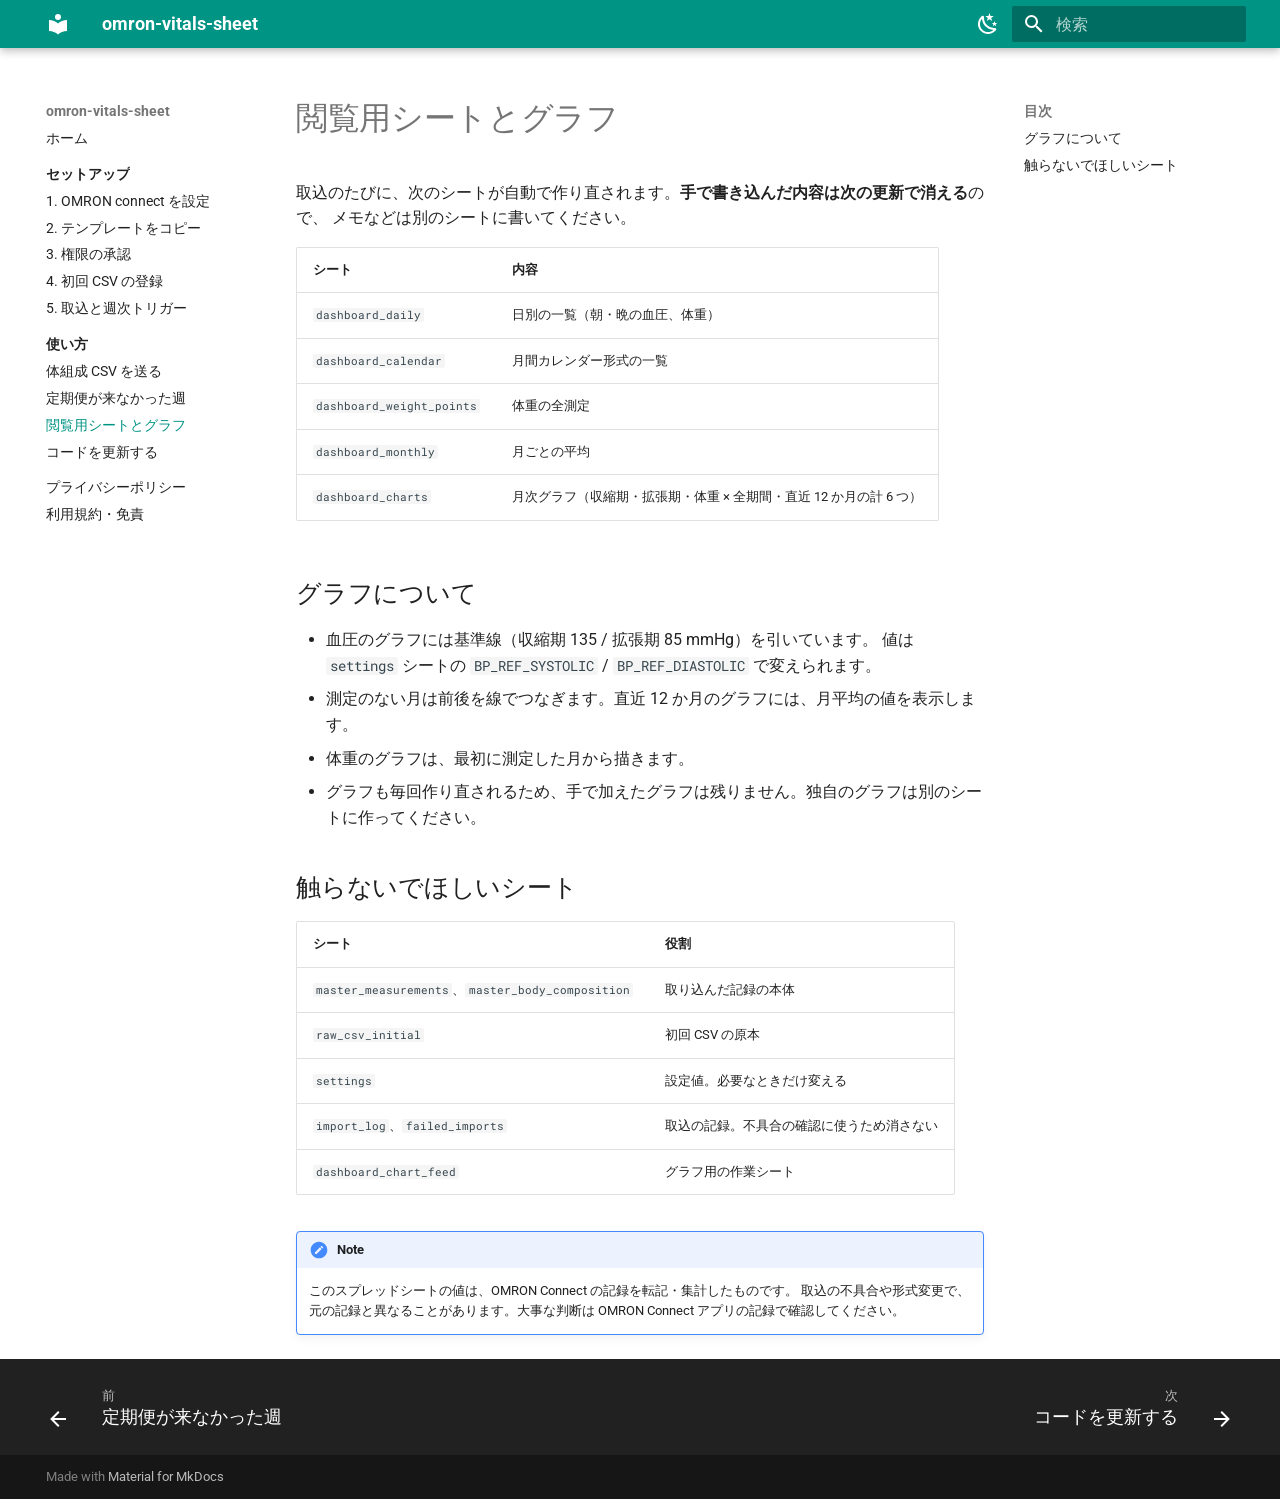
<file: usage/dashboard/index.html>
<!doctype html>
<html lang="ja" class="no-js">
  <head>
    
      <meta charset="utf-8">
      <meta name="viewport" content="width=device-width,initial-scale=1">
      
        <meta name="description" content="OMRON Connect の血圧・体組成データを Google スプレッドシートへ蓄積する非公式ツール">
      
      
      
        <link rel="canonical" href="https://vitals-sheet.getperf.net/usage/dashboard/">
      
      
        <link rel="prev" href="../manual-fill/">
      
      
        <link rel="next" href="../update/">
      
      
        
      
      
      <link rel="icon" href="../../assets/images/favicon.png">
      <meta name="generator" content="mkdocs-1.6.1, mkdocs-material-9.7.7">
    
    
      
        <title>閲覧用シートとグラフ - omron-vitals-sheet</title>
      
    
    
      <link rel="stylesheet" href="../../assets/stylesheets/main.ec1eaa64.min.css">
      
        
        <link rel="stylesheet" href="../../assets/stylesheets/palette.ab4e12ef.min.css">
      
      


    
    
      
    
    
      
        
        
        <link rel="preconnect" href="https://fonts.gstatic.com" crossorigin>
        <link rel="stylesheet" href="https://fonts.googleapis.com/css?family=Roboto:300,300i,400,400i,700,700i%7CRoboto+Mono:400,400i,700,700i&display=fallback">
        <style>:root{--md-text-font:"Roboto";--md-code-font:"Roboto Mono"}</style>
      
    
    
      <link rel="stylesheet" href="../../stylesheets/extra.css">
    
    <script>__md_scope=new URL("../..",location),__md_hash=e=>[...e].reduce(((e,_)=>(e<<5)-e+_.charCodeAt(0)),0),__md_get=(e,_=localStorage,t=__md_scope)=>JSON.parse(_.getItem(t.pathname+"."+e)),__md_set=(e,_,t=localStorage,a=__md_scope)=>{try{t.setItem(a.pathname+"."+e,JSON.stringify(_))}catch(e){}}</script>
    
      

    
    
  </head>
  
  
    
    
      
    
    
    
    
    <body dir="ltr" data-md-color-scheme="default" data-md-color-primary="teal" data-md-color-accent="teal">
  
    
    <input class="md-toggle" data-md-toggle="drawer" type="checkbox" id="__drawer" autocomplete="off">
    <input class="md-toggle" data-md-toggle="search" type="checkbox" id="__search" autocomplete="off">
    <label class="md-overlay" for="__drawer"></label>
    <div data-md-component="skip">
      
        
        <a href="#_1" class="md-skip">
          コンテンツにスキップ
        </a>
      
    </div>
    <div data-md-component="announce">
      
    </div>
    
    
      

  

<header class="md-header md-header--shadow" data-md-component="header">
  <nav class="md-header__inner md-grid" aria-label="ヘッダー">
    <a href="../.." title="omron-vitals-sheet" class="md-header__button md-logo" aria-label="omron-vitals-sheet" data-md-component="logo">
      
  
  <svg xmlns="http://www.w3.org/2000/svg" viewBox="0 0 24 24"><path d="M12 8a3 3 0 0 0 3-3 3 3 0 0 0-3-3 3 3 0 0 0-3 3 3 3 0 0 0 3 3m0 3.54C9.64 9.35 6.5 8 3 8v11c3.5 0 6.64 1.35 9 3.54 2.36-2.19 5.5-3.54 9-3.54V8c-3.5 0-6.64 1.35-9 3.54"/></svg>

    </a>
    <label class="md-header__button md-icon" for="__drawer">
      
      <svg xmlns="http://www.w3.org/2000/svg" viewBox="0 0 24 24"><path d="M3 6h18v2H3zm0 5h18v2H3zm0 5h18v2H3z"/></svg>
    </label>
    <div class="md-header__title" data-md-component="header-title">
      <div class="md-header__ellipsis">
        <div class="md-header__topic">
          <span class="md-ellipsis">
            omron-vitals-sheet
          </span>
        </div>
        <div class="md-header__topic" data-md-component="header-topic">
          <span class="md-ellipsis">
            
              閲覧用シートとグラフ
            
          </span>
        </div>
      </div>
    </div>
    
      
        <form class="md-header__option" data-md-component="palette">
  
    
    
    
    <input class="md-option" data-md-color-media="" data-md-color-scheme="default" data-md-color-primary="teal" data-md-color-accent="teal"  aria-label="ダークモードに切り替え"  type="radio" name="__palette" id="__palette_0">
    
      <label class="md-header__button md-icon" title="ダークモードに切り替え" for="__palette_1" hidden>
        <svg xmlns="http://www.w3.org/2000/svg" viewBox="0 0 24 24"><path d="m17.75 4.09-2.53 1.94.91 3.06-2.63-1.81-2.63 1.81.91-3.06-2.53-1.94L12.44 4l1.06-3 1.06 3zm3.5 6.91-1.64 1.25.59 1.98-1.7-1.17-1.7 1.17.59-1.98L15.75 11l2.06-.05L18.5 9l.69 1.95zm-2.28 4.95c.83-.08 1.72 1.1 1.19 1.85-.32.45-.66.87-1.08 1.27C15.17 23 8.84 23 4.94 19.07c-3.91-3.9-3.91-10.24 0-14.14.4-.4.82-.76 1.27-1.08.75-.53 1.93.36 1.85 1.19-.27 2.86.69 5.83 2.89 8.02a9.96 9.96 0 0 0 8.02 2.89m-1.64 2.02a12.08 12.08 0 0 1-7.8-3.47c-2.17-2.19-3.33-5-3.49-7.82-2.81 3.14-2.7 7.96.31 10.98 3.02 3.01 7.84 3.12 10.98.31"/></svg>
      </label>
    
  
    
    
    
    <input class="md-option" data-md-color-media="" data-md-color-scheme="slate" data-md-color-primary="teal" data-md-color-accent="teal"  aria-label="ライトモードに切り替え"  type="radio" name="__palette" id="__palette_1">
    
      <label class="md-header__button md-icon" title="ライトモードに切り替え" for="__palette_0" hidden>
        <svg xmlns="http://www.w3.org/2000/svg" viewBox="0 0 24 24"><path d="M12 7a5 5 0 0 1 5 5 5 5 0 0 1-5 5 5 5 0 0 1-5-5 5 5 0 0 1 5-5m0 2a3 3 0 0 0-3 3 3 3 0 0 0 3 3 3 3 0 0 0 3-3 3 3 0 0 0-3-3m0-7 2.39 3.42C13.65 5.15 12.84 5 12 5s-1.65.15-2.39.42zM3.34 7l4.16-.35A7.2 7.2 0 0 0 5.94 8.5c-.44.74-.69 1.5-.83 2.29zm.02 10 1.76-3.77a7.131 7.131 0 0 0 2.38 4.14zM20.65 7l-1.77 3.79a7.02 7.02 0 0 0-2.38-4.15zm-.01 10-4.14.36c.59-.51 1.12-1.14 1.54-1.86.42-.73.69-1.5.83-2.29zM12 22l-2.41-3.44c.74.27 1.55.44 2.41.44.82 0 1.63-.17 2.37-.44z"/></svg>
      </label>
    
  
</form>
      
    
    
      <script>var palette=__md_get("__palette");if(palette&&palette.color){if("(prefers-color-scheme)"===palette.color.media){var media=matchMedia("(prefers-color-scheme: light)"),input=document.querySelector(media.matches?"[data-md-color-media='(prefers-color-scheme: light)']":"[data-md-color-media='(prefers-color-scheme: dark)']");palette.color.media=input.getAttribute("data-md-color-media"),palette.color.scheme=input.getAttribute("data-md-color-scheme"),palette.color.primary=input.getAttribute("data-md-color-primary"),palette.color.accent=input.getAttribute("data-md-color-accent")}for(var[key,value]of Object.entries(palette.color))document.body.setAttribute("data-md-color-"+key,value)}</script>
    
    
    
      
      
        <label class="md-header__button md-icon" for="__search">
          
          <svg xmlns="http://www.w3.org/2000/svg" viewBox="0 0 24 24"><path d="M9.5 3A6.5 6.5 0 0 1 16 9.5c0 1.61-.59 3.09-1.56 4.23l.27.27h.79l5 5-1.5 1.5-5-5v-.79l-.27-.27A6.52 6.52 0 0 1 9.5 16 6.5 6.5 0 0 1 3 9.5 6.5 6.5 0 0 1 9.5 3m0 2C7 5 5 7 5 9.5S7 14 9.5 14 14 12 14 9.5 12 5 9.5 5"/></svg>
        </label>
        <div class="md-search" data-md-component="search" role="dialog">
  <label class="md-search__overlay" for="__search"></label>
  <div class="md-search__inner" role="search">
    <form class="md-search__form" name="search">
      <input type="text" class="md-search__input" name="query" aria-label="検索" placeholder="検索" autocapitalize="off" autocorrect="off" autocomplete="off" spellcheck="false" data-md-component="search-query" required>
      <label class="md-search__icon md-icon" for="__search">
        
        <svg xmlns="http://www.w3.org/2000/svg" viewBox="0 0 24 24"><path d="M9.5 3A6.5 6.5 0 0 1 16 9.5c0 1.61-.59 3.09-1.56 4.23l.27.27h.79l5 5-1.5 1.5-5-5v-.79l-.27-.27A6.52 6.52 0 0 1 9.5 16 6.5 6.5 0 0 1 3 9.5 6.5 6.5 0 0 1 9.5 3m0 2C7 5 5 7 5 9.5S7 14 9.5 14 14 12 14 9.5 12 5 9.5 5"/></svg>
        
        <svg xmlns="http://www.w3.org/2000/svg" viewBox="0 0 24 24"><path d="M20 11v2H8l5.5 5.5-1.42 1.42L4.16 12l7.92-7.92L13.5 5.5 8 11z"/></svg>
      </label>
      <nav class="md-search__options" aria-label="検索">
        
        <button type="reset" class="md-search__icon md-icon" title="クリア" aria-label="クリア" tabindex="-1">
          
          <svg xmlns="http://www.w3.org/2000/svg" viewBox="0 0 24 24"><path d="M19 6.41 17.59 5 12 10.59 6.41 5 5 6.41 10.59 12 5 17.59 6.41 19 12 13.41 17.59 19 19 17.59 13.41 12z"/></svg>
        </button>
      </nav>
      
    </form>
    <div class="md-search__output">
      <div class="md-search__scrollwrap" tabindex="0" data-md-scrollfix>
        <div class="md-search-result" data-md-component="search-result">
          <div class="md-search-result__meta">
            検索を初期化
          </div>
          <ol class="md-search-result__list" role="presentation"></ol>
        </div>
      </div>
    </div>
  </div>
</div>
      
    
    
  </nav>
  
</header>
    
    <div class="md-container" data-md-component="container">
      
      
        
          
        
      
      <main class="md-main" data-md-component="main">
        <div class="md-main__inner md-grid">
          
            
              
              <div class="md-sidebar md-sidebar--primary" data-md-component="sidebar" data-md-type="navigation" >
                <div class="md-sidebar__scrollwrap">
                  <div class="md-sidebar__inner">
                    



<nav class="md-nav md-nav--primary" aria-label="ナビゲーション" data-md-level="0">
  <label class="md-nav__title" for="__drawer">
    <a href="../.." title="omron-vitals-sheet" class="md-nav__button md-logo" aria-label="omron-vitals-sheet" data-md-component="logo">
      
  
  <svg xmlns="http://www.w3.org/2000/svg" viewBox="0 0 24 24"><path d="M12 8a3 3 0 0 0 3-3 3 3 0 0 0-3-3 3 3 0 0 0-3 3 3 3 0 0 0 3 3m0 3.54C9.64 9.35 6.5 8 3 8v11c3.5 0 6.64 1.35 9 3.54 2.36-2.19 5.5-3.54 9-3.54V8c-3.5 0-6.64 1.35-9 3.54"/></svg>

    </a>
    omron-vitals-sheet
  </label>
  
  <ul class="md-nav__list" data-md-scrollfix>
    
      
      
  
  
  
  
    <li class="md-nav__item">
      <a href="../.." class="md-nav__link">
        
  
  
  <span class="md-ellipsis">
    
  
    ホーム
  

    
  </span>
  
  

      </a>
    </li>
  

    
      
      
  
  
  
  
    
    
      
        
          
        
      
        
      
        
      
        
      
        
      
        
      
    
    
    
      
        
        
      
    
    
    <li class="md-nav__item md-nav__item--section md-nav__item--nested">
      
        
        
        <input class="md-nav__toggle md-toggle " type="checkbox" id="__nav_2" >
        
          
          <div class="md-nav__link md-nav__container">
            <a href="../../setup/" class="md-nav__link ">
              
  
  
  <span class="md-ellipsis">
    
  
    セットアップ
  

    
  </span>
  
  

            </a>
            
              
              <label class="md-nav__link " for="__nav_2" id="__nav_2_label" tabindex="">
                <span class="md-nav__icon md-icon"></span>
              </label>
            
          </div>
        
        <nav class="md-nav" data-md-level="1" aria-labelledby="__nav_2_label" aria-expanded="false">
          <label class="md-nav__title" for="__nav_2">
            <span class="md-nav__icon md-icon"></span>
            
  
    セットアップ
  

          </label>
          <ul class="md-nav__list" data-md-scrollfix>
            
              
            
              
                
  
  
  
  
    <li class="md-nav__item">
      <a href="../../setup/omron-connect/" class="md-nav__link">
        
  
  
  <span class="md-ellipsis">
    
  
    1. OMRON connect を設定
  

    
  </span>
  
  

      </a>
    </li>
  

              
            
              
                
  
  
  
  
    <li class="md-nav__item">
      <a href="../../setup/copy-template/" class="md-nav__link">
        
  
  
  <span class="md-ellipsis">
    
  
    2. テンプレートをコピー
  

    
  </span>
  
  

      </a>
    </li>
  

              
            
              
                
  
  
  
  
    <li class="md-nav__item">
      <a href="../../setup/authorize/" class="md-nav__link">
        
  
  
  <span class="md-ellipsis">
    
  
    3. 権限の承認
  

    
  </span>
  
  

      </a>
    </li>
  

              
            
              
                
  
  
  
  
    <li class="md-nav__item">
      <a href="../../setup/initial-csv/" class="md-nav__link">
        
  
  
  <span class="md-ellipsis">
    
  
    4. 初回 CSV の登録
  

    
  </span>
  
  

      </a>
    </li>
  

              
            
              
                
  
  
  
  
    <li class="md-nav__item">
      <a href="../../setup/first-sync/" class="md-nav__link">
        
  
  
  <span class="md-ellipsis">
    
  
    5. 取込と週次トリガー
  

    
  </span>
  
  

      </a>
    </li>
  

              
            
          </ul>
        </nav>
      
    </li>
  

    
      
      
  
  
    
  
  
  
    
    
      
        
          
        
      
        
      
        
      
        
      
        
      
    
    
    
      
        
        
      
    
    
    <li class="md-nav__item md-nav__item--active md-nav__item--section md-nav__item--nested">
      
        
        
        <input class="md-nav__toggle md-toggle " type="checkbox" id="__nav_3" checked>
        
          
          <div class="md-nav__link md-nav__container">
            <a href="../" class="md-nav__link ">
              
  
  
  <span class="md-ellipsis">
    
  
    使い方
  

    
  </span>
  
  

            </a>
            
              
              <label class="md-nav__link " for="__nav_3" id="__nav_3_label" tabindex="">
                <span class="md-nav__icon md-icon"></span>
              </label>
            
          </div>
        
        <nav class="md-nav" data-md-level="1" aria-labelledby="__nav_3_label" aria-expanded="true">
          <label class="md-nav__title" for="__nav_3">
            <span class="md-nav__icon md-icon"></span>
            
  
    使い方
  

          </label>
          <ul class="md-nav__list" data-md-scrollfix>
            
              
            
              
                
  
  
  
  
    <li class="md-nav__item">
      <a href="../body-csv/" class="md-nav__link">
        
  
  
  <span class="md-ellipsis">
    
  
    体組成 CSV を送る
  

    
  </span>
  
  

      </a>
    </li>
  

              
            
              
                
  
  
  
  
    <li class="md-nav__item">
      <a href="../manual-fill/" class="md-nav__link">
        
  
  
  <span class="md-ellipsis">
    
  
    定期便が来なかった週
  

    
  </span>
  
  

      </a>
    </li>
  

              
            
              
                
  
  
    
  
  
  
    <li class="md-nav__item md-nav__item--active">
      
      <input class="md-nav__toggle md-toggle" type="checkbox" id="__toc">
      
      
        
      
      
        <label class="md-nav__link md-nav__link--active" for="__toc">
          
  
  
  <span class="md-ellipsis">
    
  
    閲覧用シートとグラフ
  

    
  </span>
  
  

          <span class="md-nav__icon md-icon"></span>
        </label>
      
      <a href="./" class="md-nav__link md-nav__link--active">
        
  
  
  <span class="md-ellipsis">
    
  
    閲覧用シートとグラフ
  

    
  </span>
  
  

      </a>
      
        

<nav class="md-nav md-nav--secondary" aria-label="目次">
  
  
  
    
  
  
    <label class="md-nav__title" for="__toc">
      <span class="md-nav__icon md-icon"></span>
      目次
    </label>
    <ul class="md-nav__list" data-md-component="toc" data-md-scrollfix>
      
        <li class="md-nav__item">
  <a href="#_2" class="md-nav__link">
    <span class="md-ellipsis">
      
        グラフについて
      
    </span>
  </a>
  
</li>
      
        <li class="md-nav__item">
  <a href="#_3" class="md-nav__link">
    <span class="md-ellipsis">
      
        触らないでほしいシート
      
    </span>
  </a>
  
</li>
      
    </ul>
  
</nav>
      
    </li>
  

              
            
              
                
  
  
  
  
    <li class="md-nav__item">
      <a href="../update/" class="md-nav__link">
        
  
  
  <span class="md-ellipsis">
    
  
    コードを更新する
  

    
  </span>
  
  

      </a>
    </li>
  

              
            
          </ul>
        </nav>
      
    </li>
  

    
      
      
  
  
  
  
    <li class="md-nav__item">
      <a href="../../privacy/" class="md-nav__link">
        
  
  
  <span class="md-ellipsis">
    
  
    プライバシーポリシー
  

    
  </span>
  
  

      </a>
    </li>
  

    
      
      
  
  
  
  
    <li class="md-nav__item">
      <a href="../../terms/" class="md-nav__link">
        
  
  
  <span class="md-ellipsis">
    
  
    利用規約・免責
  

    
  </span>
  
  

      </a>
    </li>
  

    
  </ul>
</nav>
                  </div>
                </div>
              </div>
            
            
              
              <div class="md-sidebar md-sidebar--secondary" data-md-component="sidebar" data-md-type="toc" >
                <div class="md-sidebar__scrollwrap">
                  <div class="md-sidebar__inner">
                    

<nav class="md-nav md-nav--secondary" aria-label="目次">
  
  
  
    
  
  
    <label class="md-nav__title" for="__toc">
      <span class="md-nav__icon md-icon"></span>
      目次
    </label>
    <ul class="md-nav__list" data-md-component="toc" data-md-scrollfix>
      
        <li class="md-nav__item">
  <a href="#_2" class="md-nav__link">
    <span class="md-ellipsis">
      
        グラフについて
      
    </span>
  </a>
  
</li>
      
        <li class="md-nav__item">
  <a href="#_3" class="md-nav__link">
    <span class="md-ellipsis">
      
        触らないでほしいシート
      
    </span>
  </a>
  
</li>
      
    </ul>
  
</nav>
                  </div>
                </div>
              </div>
            
          
          
            <div class="md-content" data-md-component="content">
              
              <article class="md-content__inner md-typeset">
                
                  



<h1 id="_1">閲覧用シートとグラフ<a class="headerlink" href="#_1" title="Permanent link">&para;</a></h1>
<p>取込のたびに、次のシートが自動で作り直されます。<strong>手で書き込んだ内容は次の更新で消える</strong>ので、
メモなどは別のシートに書いてください。</p>
<table>
<thead>
<tr>
<th>シート</th>
<th>内容</th>
</tr>
</thead>
<tbody>
<tr>
<td><code>dashboard_daily</code></td>
<td>日別の一覧（朝・晩の血圧、体重）</td>
</tr>
<tr>
<td><code>dashboard_calendar</code></td>
<td>月間カレンダー形式の一覧</td>
</tr>
<tr>
<td><code>dashboard_weight_points</code></td>
<td>体重の全測定</td>
</tr>
<tr>
<td><code>dashboard_monthly</code></td>
<td>月ごとの平均</td>
</tr>
<tr>
<td><code>dashboard_charts</code></td>
<td>月次グラフ（収縮期・拡張期・体重 × 全期間・直近 12 か月の計 6 つ）</td>
</tr>
</tbody>
</table>
<h2 id="_2">グラフについて<a class="headerlink" href="#_2" title="Permanent link">&para;</a></h2>
<ul>
<li>血圧のグラフには基準線（収縮期 135 / 拡張期 85 mmHg）を引いています。
  値は <code>settings</code> シートの <code>BP_REF_SYSTOLIC</code> / <code>BP_REF_DIASTOLIC</code> で変えられます。</li>
<li>測定のない月は前後を線でつなぎます。直近 12 か月のグラフには、月平均の値を表示します。</li>
<li>体重のグラフは、最初に測定した月から描きます。</li>
<li>グラフも毎回作り直されるため、手で加えたグラフは残りません。独自のグラフは別のシートに作ってください。</li>
</ul>
<h2 id="_3">触らないでほしいシート<a class="headerlink" href="#_3" title="Permanent link">&para;</a></h2>
<table>
<thead>
<tr>
<th>シート</th>
<th>役割</th>
</tr>
</thead>
<tbody>
<tr>
<td><code>master_measurements</code>、<code>master_body_composition</code></td>
<td>取り込んだ記録の本体</td>
</tr>
<tr>
<td><code>raw_csv_initial</code></td>
<td>初回 CSV の原本</td>
</tr>
<tr>
<td><code>settings</code></td>
<td>設定値。必要なときだけ変える</td>
</tr>
<tr>
<td><code>import_log</code>、<code>failed_imports</code></td>
<td>取込の記録。不具合の確認に使うため消さない</td>
</tr>
<tr>
<td><code>dashboard_chart_feed</code></td>
<td>グラフ用の作業シート</td>
</tr>
</tbody>
</table>
<div class="admonition note">
<p class="admonition-title">Note</p>
<p>このスプレッドシートの値は、OMRON Connect の記録を転記・集計したものです。
取込の不具合や形式変更で、元の記録と異なることがあります。大事な判断は OMRON Connect アプリの記録で確認してください。</p>
</div>












                
              </article>
            </div>
          
          
<script>var target=document.getElementById(location.hash.slice(1));target&&target.name&&(target.checked=target.name.startsWith("__tabbed_"))</script>
        </div>
        
      </main>
      
        <footer class="md-footer">
  
    
      
      <nav class="md-footer__inner md-grid" aria-label="フッター" >
        
          
          <a href="../manual-fill/" class="md-footer__link md-footer__link--prev" aria-label="前: 定期便が来なかった週">
            <div class="md-footer__button md-icon">
              
              <svg xmlns="http://www.w3.org/2000/svg" viewBox="0 0 24 24"><path d="M20 11v2H8l5.5 5.5-1.42 1.42L4.16 12l7.92-7.92L13.5 5.5 8 11z"/></svg>
            </div>
            <div class="md-footer__title">
              <span class="md-footer__direction">
                前
              </span>
              <div class="md-ellipsis">
                定期便が来なかった週
              </div>
            </div>
          </a>
        
        
          
          <a href="../update/" class="md-footer__link md-footer__link--next" aria-label="次: コードを更新する">
            <div class="md-footer__title">
              <span class="md-footer__direction">
                次
              </span>
              <div class="md-ellipsis">
                コードを更新する
              </div>
            </div>
            <div class="md-footer__button md-icon">
              
              <svg xmlns="http://www.w3.org/2000/svg" viewBox="0 0 24 24"><path d="M4 11v2h12l-5.5 5.5 1.42 1.42L19.84 12l-7.92-7.92L10.5 5.5 16 11z"/></svg>
            </div>
          </a>
        
      </nav>
    
  
  <div class="md-footer-meta md-typeset">
    <div class="md-footer-meta__inner md-grid">
      <div class="md-copyright">
  
  
    Made with
    <a href="https://squidfunk.github.io/mkdocs-material/" target="_blank" rel="noopener">
      Material for MkDocs
    </a>
  
</div>
      
    </div>
  </div>
</footer>
      
    </div>
    <div class="md-dialog" data-md-component="dialog">
      <div class="md-dialog__inner md-typeset"></div>
    </div>
    
    
    
      
      
      <script id="__config" type="application/json">{"annotate": null, "base": "../..", "features": ["navigation.footer", "navigation.sections", "navigation.indexes"], "search": "../../assets/javascripts/workers/search.2c215733.min.js", "tags": null, "translations": {"clipboard.copied": "\u30b3\u30d4\u30fc\u3057\u307e\u3057\u305f", "clipboard.copy": "\u30af\u30ea\u30c3\u30d7\u30dc\u30fc\u30c9\u3078\u30b3\u30d4\u30fc", "search.result.more.one": "\u3053\u306e\u30da\u30fc\u30b8\u5185\u306b\u3082\u30461\u4ef6\u898b\u3064\u304b\u308a\u307e\u3057\u305f", "search.result.more.other": "\u3053\u306e\u30da\u30fc\u30b8\u5185\u306b\u3042\u3068#\u4ef6\u898b\u3064\u304b\u308a\u307e\u3057\u305f", "search.result.none": "\u4f55\u3082\u898b\u3064\u304b\u308a\u307e\u305b\u3093\u3067\u3057\u305f", "search.result.one": "1\u4ef6\u898b\u3064\u304b\u308a\u307e\u3057\u305f", "search.result.other": "#\u4ef6\u898b\u3064\u304b\u308a\u307e\u3057\u305f", "search.result.placeholder": "\u691c\u7d22\u30ad\u30fc\u30ef\u30fc\u30c9\u3092\u5165\u529b\u3057\u3066\u304f\u3060\u3055\u3044", "search.result.term.missing": "\u691c\u7d22\u306b\u542b\u307e\u308c\u306a\u3044", "select.version": "\u30d0\u30fc\u30b8\u30e7\u30f3\u5207\u308a\u66ff\u3048"}, "version": null}</script>
    
    
      <script src="../../assets/javascripts/bundle.d7400e89.min.js"></script>
      
    
  </body>
</html>
</file>
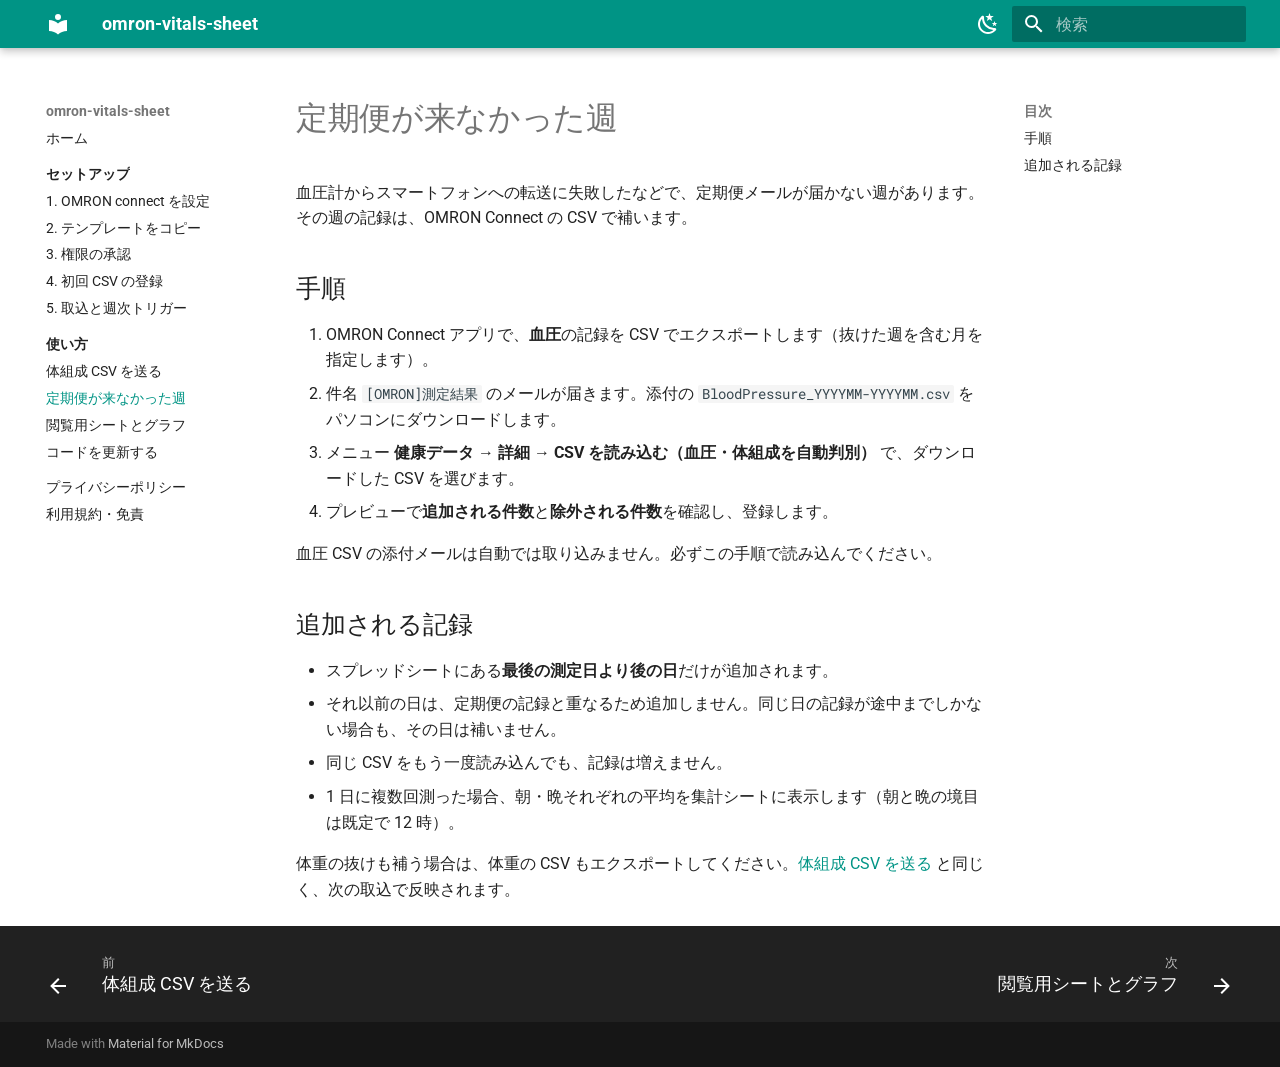
<file: usage/manual-fill/index.html>
<!doctype html>
<html lang="ja" class="no-js">
  <head>
    
      <meta charset="utf-8">
      <meta name="viewport" content="width=device-width,initial-scale=1">
      
        <meta name="description" content="OMRON Connect の血圧・体組成データを Google スプレッドシートへ蓄積する非公式ツール">
      
      
      
        <link rel="canonical" href="https://vitals-sheet.getperf.net/usage/manual-fill/">
      
      
        <link rel="prev" href="../body-csv/">
      
      
        <link rel="next" href="../dashboard/">
      
      
        
      
      
      <link rel="icon" href="../../assets/images/favicon.png">
      <meta name="generator" content="mkdocs-1.6.1, mkdocs-material-9.7.7">
    
    
      
        <title>定期便が来なかった週 - omron-vitals-sheet</title>
      
    
    
      <link rel="stylesheet" href="../../assets/stylesheets/main.ec1eaa64.min.css">
      
        
        <link rel="stylesheet" href="../../assets/stylesheets/palette.ab4e12ef.min.css">
      
      


    
    
      
    
    
      
        
        
        <link rel="preconnect" href="https://fonts.gstatic.com" crossorigin>
        <link rel="stylesheet" href="https://fonts.googleapis.com/css?family=Roboto:300,300i,400,400i,700,700i%7CRoboto+Mono:400,400i,700,700i&display=fallback">
        <style>:root{--md-text-font:"Roboto";--md-code-font:"Roboto Mono"}</style>
      
    
    
      <link rel="stylesheet" href="../../stylesheets/extra.css">
    
    <script>__md_scope=new URL("../..",location),__md_hash=e=>[...e].reduce(((e,_)=>(e<<5)-e+_.charCodeAt(0)),0),__md_get=(e,_=localStorage,t=__md_scope)=>JSON.parse(_.getItem(t.pathname+"."+e)),__md_set=(e,_,t=localStorage,a=__md_scope)=>{try{t.setItem(a.pathname+"."+e,JSON.stringify(_))}catch(e){}}</script>
    
      

    
    
  </head>
  
  
    
    
      
    
    
    
    
    <body dir="ltr" data-md-color-scheme="default" data-md-color-primary="teal" data-md-color-accent="teal">
  
    
    <input class="md-toggle" data-md-toggle="drawer" type="checkbox" id="__drawer" autocomplete="off">
    <input class="md-toggle" data-md-toggle="search" type="checkbox" id="__search" autocomplete="off">
    <label class="md-overlay" for="__drawer"></label>
    <div data-md-component="skip">
      
        
        <a href="#_1" class="md-skip">
          コンテンツにスキップ
        </a>
      
    </div>
    <div data-md-component="announce">
      
    </div>
    
    
      

  

<header class="md-header md-header--shadow" data-md-component="header">
  <nav class="md-header__inner md-grid" aria-label="ヘッダー">
    <a href="../.." title="omron-vitals-sheet" class="md-header__button md-logo" aria-label="omron-vitals-sheet" data-md-component="logo">
      
  
  <svg xmlns="http://www.w3.org/2000/svg" viewBox="0 0 24 24"><path d="M12 8a3 3 0 0 0 3-3 3 3 0 0 0-3-3 3 3 0 0 0-3 3 3 3 0 0 0 3 3m0 3.54C9.64 9.35 6.5 8 3 8v11c3.5 0 6.64 1.35 9 3.54 2.36-2.19 5.5-3.54 9-3.54V8c-3.5 0-6.64 1.35-9 3.54"/></svg>

    </a>
    <label class="md-header__button md-icon" for="__drawer">
      
      <svg xmlns="http://www.w3.org/2000/svg" viewBox="0 0 24 24"><path d="M3 6h18v2H3zm0 5h18v2H3zm0 5h18v2H3z"/></svg>
    </label>
    <div class="md-header__title" data-md-component="header-title">
      <div class="md-header__ellipsis">
        <div class="md-header__topic">
          <span class="md-ellipsis">
            omron-vitals-sheet
          </span>
        </div>
        <div class="md-header__topic" data-md-component="header-topic">
          <span class="md-ellipsis">
            
              定期便が来なかった週
            
          </span>
        </div>
      </div>
    </div>
    
      
        <form class="md-header__option" data-md-component="palette">
  
    
    
    
    <input class="md-option" data-md-color-media="" data-md-color-scheme="default" data-md-color-primary="teal" data-md-color-accent="teal"  aria-label="ダークモードに切り替え"  type="radio" name="__palette" id="__palette_0">
    
      <label class="md-header__button md-icon" title="ダークモードに切り替え" for="__palette_1" hidden>
        <svg xmlns="http://www.w3.org/2000/svg" viewBox="0 0 24 24"><path d="m17.75 4.09-2.53 1.94.91 3.06-2.63-1.81-2.63 1.81.91-3.06-2.53-1.94L12.44 4l1.06-3 1.06 3zm3.5 6.91-1.64 1.25.59 1.98-1.7-1.17-1.7 1.17.59-1.98L15.75 11l2.06-.05L18.5 9l.69 1.95zm-2.28 4.95c.83-.08 1.72 1.1 1.19 1.85-.32.45-.66.87-1.08 1.27C15.17 23 8.84 23 4.94 19.07c-3.91-3.9-3.91-10.24 0-14.14.4-.4.82-.76 1.27-1.08.75-.53 1.93.36 1.85 1.19-.27 2.86.69 5.83 2.89 8.02a9.96 9.96 0 0 0 8.02 2.89m-1.64 2.02a12.08 12.08 0 0 1-7.8-3.47c-2.17-2.19-3.33-5-3.49-7.82-2.81 3.14-2.7 7.96.31 10.98 3.02 3.01 7.84 3.12 10.98.31"/></svg>
      </label>
    
  
    
    
    
    <input class="md-option" data-md-color-media="" data-md-color-scheme="slate" data-md-color-primary="teal" data-md-color-accent="teal"  aria-label="ライトモードに切り替え"  type="radio" name="__palette" id="__palette_1">
    
      <label class="md-header__button md-icon" title="ライトモードに切り替え" for="__palette_0" hidden>
        <svg xmlns="http://www.w3.org/2000/svg" viewBox="0 0 24 24"><path d="M12 7a5 5 0 0 1 5 5 5 5 0 0 1-5 5 5 5 0 0 1-5-5 5 5 0 0 1 5-5m0 2a3 3 0 0 0-3 3 3 3 0 0 0 3 3 3 3 0 0 0 3-3 3 3 0 0 0-3-3m0-7 2.39 3.42C13.65 5.15 12.84 5 12 5s-1.65.15-2.39.42zM3.34 7l4.16-.35A7.2 7.2 0 0 0 5.94 8.5c-.44.74-.69 1.5-.83 2.29zm.02 10 1.76-3.77a7.131 7.131 0 0 0 2.38 4.14zM20.65 7l-1.77 3.79a7.02 7.02 0 0 0-2.38-4.15zm-.01 10-4.14.36c.59-.51 1.12-1.14 1.54-1.86.42-.73.69-1.5.83-2.29zM12 22l-2.41-3.44c.74.27 1.55.44 2.41.44.82 0 1.63-.17 2.37-.44z"/></svg>
      </label>
    
  
</form>
      
    
    
      <script>var palette=__md_get("__palette");if(palette&&palette.color){if("(prefers-color-scheme)"===palette.color.media){var media=matchMedia("(prefers-color-scheme: light)"),input=document.querySelector(media.matches?"[data-md-color-media='(prefers-color-scheme: light)']":"[data-md-color-media='(prefers-color-scheme: dark)']");palette.color.media=input.getAttribute("data-md-color-media"),palette.color.scheme=input.getAttribute("data-md-color-scheme"),palette.color.primary=input.getAttribute("data-md-color-primary"),palette.color.accent=input.getAttribute("data-md-color-accent")}for(var[key,value]of Object.entries(palette.color))document.body.setAttribute("data-md-color-"+key,value)}</script>
    
    
    
      
      
        <label class="md-header__button md-icon" for="__search">
          
          <svg xmlns="http://www.w3.org/2000/svg" viewBox="0 0 24 24"><path d="M9.5 3A6.5 6.5 0 0 1 16 9.5c0 1.61-.59 3.09-1.56 4.23l.27.27h.79l5 5-1.5 1.5-5-5v-.79l-.27-.27A6.52 6.52 0 0 1 9.5 16 6.5 6.5 0 0 1 3 9.5 6.5 6.5 0 0 1 9.5 3m0 2C7 5 5 7 5 9.5S7 14 9.5 14 14 12 14 9.5 12 5 9.5 5"/></svg>
        </label>
        <div class="md-search" data-md-component="search" role="dialog">
  <label class="md-search__overlay" for="__search"></label>
  <div class="md-search__inner" role="search">
    <form class="md-search__form" name="search">
      <input type="text" class="md-search__input" name="query" aria-label="検索" placeholder="検索" autocapitalize="off" autocorrect="off" autocomplete="off" spellcheck="false" data-md-component="search-query" required>
      <label class="md-search__icon md-icon" for="__search">
        
        <svg xmlns="http://www.w3.org/2000/svg" viewBox="0 0 24 24"><path d="M9.5 3A6.5 6.5 0 0 1 16 9.5c0 1.61-.59 3.09-1.56 4.23l.27.27h.79l5 5-1.5 1.5-5-5v-.79l-.27-.27A6.52 6.52 0 0 1 9.5 16 6.5 6.5 0 0 1 3 9.5 6.5 6.5 0 0 1 9.5 3m0 2C7 5 5 7 5 9.5S7 14 9.5 14 14 12 14 9.5 12 5 9.5 5"/></svg>
        
        <svg xmlns="http://www.w3.org/2000/svg" viewBox="0 0 24 24"><path d="M20 11v2H8l5.5 5.5-1.42 1.42L4.16 12l7.92-7.92L13.5 5.5 8 11z"/></svg>
      </label>
      <nav class="md-search__options" aria-label="検索">
        
        <button type="reset" class="md-search__icon md-icon" title="クリア" aria-label="クリア" tabindex="-1">
          
          <svg xmlns="http://www.w3.org/2000/svg" viewBox="0 0 24 24"><path d="M19 6.41 17.59 5 12 10.59 6.41 5 5 6.41 10.59 12 5 17.59 6.41 19 12 13.41 17.59 19 19 17.59 13.41 12z"/></svg>
        </button>
      </nav>
      
    </form>
    <div class="md-search__output">
      <div class="md-search__scrollwrap" tabindex="0" data-md-scrollfix>
        <div class="md-search-result" data-md-component="search-result">
          <div class="md-search-result__meta">
            検索を初期化
          </div>
          <ol class="md-search-result__list" role="presentation"></ol>
        </div>
      </div>
    </div>
  </div>
</div>
      
    
    
  </nav>
  
</header>
    
    <div class="md-container" data-md-component="container">
      
      
        
          
        
      
      <main class="md-main" data-md-component="main">
        <div class="md-main__inner md-grid">
          
            
              
              <div class="md-sidebar md-sidebar--primary" data-md-component="sidebar" data-md-type="navigation" >
                <div class="md-sidebar__scrollwrap">
                  <div class="md-sidebar__inner">
                    



<nav class="md-nav md-nav--primary" aria-label="ナビゲーション" data-md-level="0">
  <label class="md-nav__title" for="__drawer">
    <a href="../.." title="omron-vitals-sheet" class="md-nav__button md-logo" aria-label="omron-vitals-sheet" data-md-component="logo">
      
  
  <svg xmlns="http://www.w3.org/2000/svg" viewBox="0 0 24 24"><path d="M12 8a3 3 0 0 0 3-3 3 3 0 0 0-3-3 3 3 0 0 0-3 3 3 3 0 0 0 3 3m0 3.54C9.64 9.35 6.5 8 3 8v11c3.5 0 6.64 1.35 9 3.54 2.36-2.19 5.5-3.54 9-3.54V8c-3.5 0-6.64 1.35-9 3.54"/></svg>

    </a>
    omron-vitals-sheet
  </label>
  
  <ul class="md-nav__list" data-md-scrollfix>
    
      
      
  
  
  
  
    <li class="md-nav__item">
      <a href="../.." class="md-nav__link">
        
  
  
  <span class="md-ellipsis">
    
  
    ホーム
  

    
  </span>
  
  

      </a>
    </li>
  

    
      
      
  
  
  
  
    
    
      
        
          
        
      
        
      
        
      
        
      
        
      
        
      
    
    
    
      
        
        
      
    
    
    <li class="md-nav__item md-nav__item--section md-nav__item--nested">
      
        
        
        <input class="md-nav__toggle md-toggle " type="checkbox" id="__nav_2" >
        
          
          <div class="md-nav__link md-nav__container">
            <a href="../../setup/" class="md-nav__link ">
              
  
  
  <span class="md-ellipsis">
    
  
    セットアップ
  

    
  </span>
  
  

            </a>
            
              
              <label class="md-nav__link " for="__nav_2" id="__nav_2_label" tabindex="">
                <span class="md-nav__icon md-icon"></span>
              </label>
            
          </div>
        
        <nav class="md-nav" data-md-level="1" aria-labelledby="__nav_2_label" aria-expanded="false">
          <label class="md-nav__title" for="__nav_2">
            <span class="md-nav__icon md-icon"></span>
            
  
    セットアップ
  

          </label>
          <ul class="md-nav__list" data-md-scrollfix>
            
              
            
              
                
  
  
  
  
    <li class="md-nav__item">
      <a href="../../setup/omron-connect/" class="md-nav__link">
        
  
  
  <span class="md-ellipsis">
    
  
    1. OMRON connect を設定
  

    
  </span>
  
  

      </a>
    </li>
  

              
            
              
                
  
  
  
  
    <li class="md-nav__item">
      <a href="../../setup/copy-template/" class="md-nav__link">
        
  
  
  <span class="md-ellipsis">
    
  
    2. テンプレートをコピー
  

    
  </span>
  
  

      </a>
    </li>
  

              
            
              
                
  
  
  
  
    <li class="md-nav__item">
      <a href="../../setup/authorize/" class="md-nav__link">
        
  
  
  <span class="md-ellipsis">
    
  
    3. 権限の承認
  

    
  </span>
  
  

      </a>
    </li>
  

              
            
              
                
  
  
  
  
    <li class="md-nav__item">
      <a href="../../setup/initial-csv/" class="md-nav__link">
        
  
  
  <span class="md-ellipsis">
    
  
    4. 初回 CSV の登録
  

    
  </span>
  
  

      </a>
    </li>
  

              
            
              
                
  
  
  
  
    <li class="md-nav__item">
      <a href="../../setup/first-sync/" class="md-nav__link">
        
  
  
  <span class="md-ellipsis">
    
  
    5. 取込と週次トリガー
  

    
  </span>
  
  

      </a>
    </li>
  

              
            
          </ul>
        </nav>
      
    </li>
  

    
      
      
  
  
    
  
  
  
    
    
      
        
          
        
      
        
      
        
      
        
      
        
      
    
    
    
      
        
        
      
    
    
    <li class="md-nav__item md-nav__item--active md-nav__item--section md-nav__item--nested">
      
        
        
        <input class="md-nav__toggle md-toggle " type="checkbox" id="__nav_3" checked>
        
          
          <div class="md-nav__link md-nav__container">
            <a href="../" class="md-nav__link ">
              
  
  
  <span class="md-ellipsis">
    
  
    使い方
  

    
  </span>
  
  

            </a>
            
              
              <label class="md-nav__link " for="__nav_3" id="__nav_3_label" tabindex="">
                <span class="md-nav__icon md-icon"></span>
              </label>
            
          </div>
        
        <nav class="md-nav" data-md-level="1" aria-labelledby="__nav_3_label" aria-expanded="true">
          <label class="md-nav__title" for="__nav_3">
            <span class="md-nav__icon md-icon"></span>
            
  
    使い方
  

          </label>
          <ul class="md-nav__list" data-md-scrollfix>
            
              
            
              
                
  
  
  
  
    <li class="md-nav__item">
      <a href="../body-csv/" class="md-nav__link">
        
  
  
  <span class="md-ellipsis">
    
  
    体組成 CSV を送る
  

    
  </span>
  
  

      </a>
    </li>
  

              
            
              
                
  
  
    
  
  
  
    <li class="md-nav__item md-nav__item--active">
      
      <input class="md-nav__toggle md-toggle" type="checkbox" id="__toc">
      
      
        
      
      
        <label class="md-nav__link md-nav__link--active" for="__toc">
          
  
  
  <span class="md-ellipsis">
    
  
    定期便が来なかった週
  

    
  </span>
  
  

          <span class="md-nav__icon md-icon"></span>
        </label>
      
      <a href="./" class="md-nav__link md-nav__link--active">
        
  
  
  <span class="md-ellipsis">
    
  
    定期便が来なかった週
  

    
  </span>
  
  

      </a>
      
        

<nav class="md-nav md-nav--secondary" aria-label="目次">
  
  
  
    
  
  
    <label class="md-nav__title" for="__toc">
      <span class="md-nav__icon md-icon"></span>
      目次
    </label>
    <ul class="md-nav__list" data-md-component="toc" data-md-scrollfix>
      
        <li class="md-nav__item">
  <a href="#_2" class="md-nav__link">
    <span class="md-ellipsis">
      
        手順
      
    </span>
  </a>
  
</li>
      
        <li class="md-nav__item">
  <a href="#_3" class="md-nav__link">
    <span class="md-ellipsis">
      
        追加される記録
      
    </span>
  </a>
  
</li>
      
    </ul>
  
</nav>
      
    </li>
  

              
            
              
                
  
  
  
  
    <li class="md-nav__item">
      <a href="../dashboard/" class="md-nav__link">
        
  
  
  <span class="md-ellipsis">
    
  
    閲覧用シートとグラフ
  

    
  </span>
  
  

      </a>
    </li>
  

              
            
              
                
  
  
  
  
    <li class="md-nav__item">
      <a href="../update/" class="md-nav__link">
        
  
  
  <span class="md-ellipsis">
    
  
    コードを更新する
  

    
  </span>
  
  

      </a>
    </li>
  

              
            
          </ul>
        </nav>
      
    </li>
  

    
      
      
  
  
  
  
    <li class="md-nav__item">
      <a href="../../privacy/" class="md-nav__link">
        
  
  
  <span class="md-ellipsis">
    
  
    プライバシーポリシー
  

    
  </span>
  
  

      </a>
    </li>
  

    
      
      
  
  
  
  
    <li class="md-nav__item">
      <a href="../../terms/" class="md-nav__link">
        
  
  
  <span class="md-ellipsis">
    
  
    利用規約・免責
  

    
  </span>
  
  

      </a>
    </li>
  

    
  </ul>
</nav>
                  </div>
                </div>
              </div>
            
            
              
              <div class="md-sidebar md-sidebar--secondary" data-md-component="sidebar" data-md-type="toc" >
                <div class="md-sidebar__scrollwrap">
                  <div class="md-sidebar__inner">
                    

<nav class="md-nav md-nav--secondary" aria-label="目次">
  
  
  
    
  
  
    <label class="md-nav__title" for="__toc">
      <span class="md-nav__icon md-icon"></span>
      目次
    </label>
    <ul class="md-nav__list" data-md-component="toc" data-md-scrollfix>
      
        <li class="md-nav__item">
  <a href="#_2" class="md-nav__link">
    <span class="md-ellipsis">
      
        手順
      
    </span>
  </a>
  
</li>
      
        <li class="md-nav__item">
  <a href="#_3" class="md-nav__link">
    <span class="md-ellipsis">
      
        追加される記録
      
    </span>
  </a>
  
</li>
      
    </ul>
  
</nav>
                  </div>
                </div>
              </div>
            
          
          
            <div class="md-content" data-md-component="content">
              
              <article class="md-content__inner md-typeset">
                
                  



<h1 id="_1">定期便が来なかった週<a class="headerlink" href="#_1" title="Permanent link">&para;</a></h1>
<p>血圧計からスマートフォンへの転送に失敗したなどで、定期便メールが届かない週があります。
その週の記録は、OMRON Connect の CSV で補います。</p>
<h2 id="_2">手順<a class="headerlink" href="#_2" title="Permanent link">&para;</a></h2>
<ol>
<li>OMRON Connect アプリで、<strong>血圧</strong>の記録を CSV でエクスポートします（抜けた週を含む月を指定します）。</li>
<li>件名 <code>[OMRON]測定結果</code> のメールが届きます。添付の <code>BloodPressure_YYYYMM-YYYYMM.csv</code> をパソコンにダウンロードします。</li>
<li>メニュー <strong>健康データ → 詳細 → CSV を読み込む（血圧・体組成を自動判別）</strong> で、ダウンロードした CSV を選びます。</li>
<li>プレビューで<strong>追加される件数</strong>と<strong>除外される件数</strong>を確認し、登録します。</li>
</ol>
<p>血圧 CSV の添付メールは自動では取り込みません。必ずこの手順で読み込んでください。</p>
<h2 id="_3">追加される記録<a class="headerlink" href="#_3" title="Permanent link">&para;</a></h2>
<ul>
<li>スプレッドシートにある<strong>最後の測定日より後の日</strong>だけが追加されます。</li>
<li>それ以前の日は、定期便の記録と重なるため追加しません。同じ日の記録が途中までしかない場合も、その日は補いません。</li>
<li>同じ CSV をもう一度読み込んでも、記録は増えません。</li>
<li>1 日に複数回測った場合、朝・晩それぞれの平均を集計シートに表示します（朝と晩の境目は既定で 12 時）。</li>
</ul>
<p>体重の抜けも補う場合は、体重の CSV もエクスポートしてください。<a href="../body-csv/">体組成 CSV を送る</a> と同じく、次の取込で反映されます。</p>












                
              </article>
            </div>
          
          
<script>var target=document.getElementById(location.hash.slice(1));target&&target.name&&(target.checked=target.name.startsWith("__tabbed_"))</script>
        </div>
        
      </main>
      
        <footer class="md-footer">
  
    
      
      <nav class="md-footer__inner md-grid" aria-label="フッター" >
        
          
          <a href="../body-csv/" class="md-footer__link md-footer__link--prev" aria-label="前: 体組成 CSV を送る">
            <div class="md-footer__button md-icon">
              
              <svg xmlns="http://www.w3.org/2000/svg" viewBox="0 0 24 24"><path d="M20 11v2H8l5.5 5.5-1.42 1.42L4.16 12l7.92-7.92L13.5 5.5 8 11z"/></svg>
            </div>
            <div class="md-footer__title">
              <span class="md-footer__direction">
                前
              </span>
              <div class="md-ellipsis">
                体組成 CSV を送る
              </div>
            </div>
          </a>
        
        
          
          <a href="../dashboard/" class="md-footer__link md-footer__link--next" aria-label="次: 閲覧用シートとグラフ">
            <div class="md-footer__title">
              <span class="md-footer__direction">
                次
              </span>
              <div class="md-ellipsis">
                閲覧用シートとグラフ
              </div>
            </div>
            <div class="md-footer__button md-icon">
              
              <svg xmlns="http://www.w3.org/2000/svg" viewBox="0 0 24 24"><path d="M4 11v2h12l-5.5 5.5 1.42 1.42L19.84 12l-7.92-7.92L10.5 5.5 16 11z"/></svg>
            </div>
          </a>
        
      </nav>
    
  
  <div class="md-footer-meta md-typeset">
    <div class="md-footer-meta__inner md-grid">
      <div class="md-copyright">
  
  
    Made with
    <a href="https://squidfunk.github.io/mkdocs-material/" target="_blank" rel="noopener">
      Material for MkDocs
    </a>
  
</div>
      
    </div>
  </div>
</footer>
      
    </div>
    <div class="md-dialog" data-md-component="dialog">
      <div class="md-dialog__inner md-typeset"></div>
    </div>
    
    
    
      
      
      <script id="__config" type="application/json">{"annotate": null, "base": "../..", "features": ["navigation.footer", "navigation.sections", "navigation.indexes"], "search": "../../assets/javascripts/workers/search.2c215733.min.js", "tags": null, "translations": {"clipboard.copied": "\u30b3\u30d4\u30fc\u3057\u307e\u3057\u305f", "clipboard.copy": "\u30af\u30ea\u30c3\u30d7\u30dc\u30fc\u30c9\u3078\u30b3\u30d4\u30fc", "search.result.more.one": "\u3053\u306e\u30da\u30fc\u30b8\u5185\u306b\u3082\u30461\u4ef6\u898b\u3064\u304b\u308a\u307e\u3057\u305f", "search.result.more.other": "\u3053\u306e\u30da\u30fc\u30b8\u5185\u306b\u3042\u3068#\u4ef6\u898b\u3064\u304b\u308a\u307e\u3057\u305f", "search.result.none": "\u4f55\u3082\u898b\u3064\u304b\u308a\u307e\u305b\u3093\u3067\u3057\u305f", "search.result.one": "1\u4ef6\u898b\u3064\u304b\u308a\u307e\u3057\u305f", "search.result.other": "#\u4ef6\u898b\u3064\u304b\u308a\u307e\u3057\u305f", "search.result.placeholder": "\u691c\u7d22\u30ad\u30fc\u30ef\u30fc\u30c9\u3092\u5165\u529b\u3057\u3066\u304f\u3060\u3055\u3044", "search.result.term.missing": "\u691c\u7d22\u306b\u542b\u307e\u308c\u306a\u3044", "select.version": "\u30d0\u30fc\u30b8\u30e7\u30f3\u5207\u308a\u66ff\u3048"}, "version": null}</script>
    
    
      <script src="../../assets/javascripts/bundle.d7400e89.min.js"></script>
      
    
  </body>
</html>
</file>
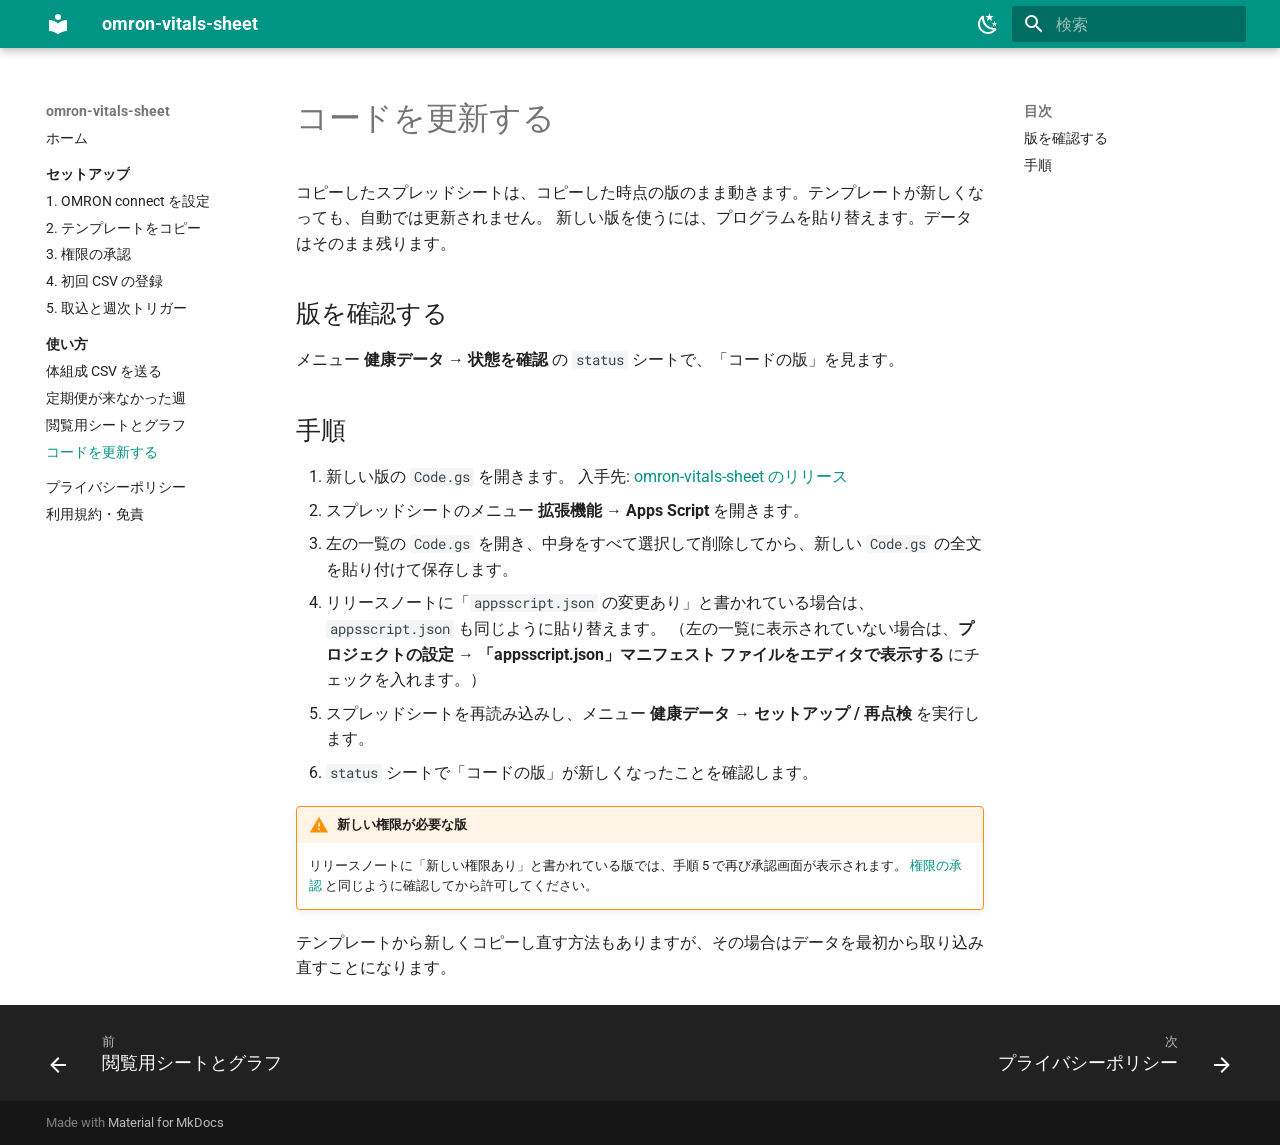
<file: usage/update/index.html>
<!doctype html>
<html lang="ja" class="no-js">
  <head>
    
      <meta charset="utf-8">
      <meta name="viewport" content="width=device-width,initial-scale=1">
      
        <meta name="description" content="OMRON Connect の血圧・体組成データを Google スプレッドシートへ蓄積する非公式ツール">
      
      
      
        <link rel="canonical" href="https://vitals-sheet.getperf.net/usage/update/">
      
      
        <link rel="prev" href="../dashboard/">
      
      
        <link rel="next" href="../../privacy/">
      
      
        
      
      
      <link rel="icon" href="../../assets/images/favicon.png">
      <meta name="generator" content="mkdocs-1.6.1, mkdocs-material-9.7.7">
    
    
      
        <title>コードを更新する - omron-vitals-sheet</title>
      
    
    
      <link rel="stylesheet" href="../../assets/stylesheets/main.ec1eaa64.min.css">
      
        
        <link rel="stylesheet" href="../../assets/stylesheets/palette.ab4e12ef.min.css">
      
      


    
    
      
    
    
      
        
        
        <link rel="preconnect" href="https://fonts.gstatic.com" crossorigin>
        <link rel="stylesheet" href="https://fonts.googleapis.com/css?family=Roboto:300,300i,400,400i,700,700i%7CRoboto+Mono:400,400i,700,700i&display=fallback">
        <style>:root{--md-text-font:"Roboto";--md-code-font:"Roboto Mono"}</style>
      
    
    
      <link rel="stylesheet" href="../../stylesheets/extra.css">
    
    <script>__md_scope=new URL("../..",location),__md_hash=e=>[...e].reduce(((e,_)=>(e<<5)-e+_.charCodeAt(0)),0),__md_get=(e,_=localStorage,t=__md_scope)=>JSON.parse(_.getItem(t.pathname+"."+e)),__md_set=(e,_,t=localStorage,a=__md_scope)=>{try{t.setItem(a.pathname+"."+e,JSON.stringify(_))}catch(e){}}</script>
    
      

    
    
  </head>
  
  
    
    
      
    
    
    
    
    <body dir="ltr" data-md-color-scheme="default" data-md-color-primary="teal" data-md-color-accent="teal">
  
    
    <input class="md-toggle" data-md-toggle="drawer" type="checkbox" id="__drawer" autocomplete="off">
    <input class="md-toggle" data-md-toggle="search" type="checkbox" id="__search" autocomplete="off">
    <label class="md-overlay" for="__drawer"></label>
    <div data-md-component="skip">
      
        
        <a href="#_1" class="md-skip">
          コンテンツにスキップ
        </a>
      
    </div>
    <div data-md-component="announce">
      
    </div>
    
    
      

  

<header class="md-header md-header--shadow" data-md-component="header">
  <nav class="md-header__inner md-grid" aria-label="ヘッダー">
    <a href="../.." title="omron-vitals-sheet" class="md-header__button md-logo" aria-label="omron-vitals-sheet" data-md-component="logo">
      
  
  <svg xmlns="http://www.w3.org/2000/svg" viewBox="0 0 24 24"><path d="M12 8a3 3 0 0 0 3-3 3 3 0 0 0-3-3 3 3 0 0 0-3 3 3 3 0 0 0 3 3m0 3.54C9.64 9.35 6.5 8 3 8v11c3.5 0 6.64 1.35 9 3.54 2.36-2.19 5.5-3.54 9-3.54V8c-3.5 0-6.64 1.35-9 3.54"/></svg>

    </a>
    <label class="md-header__button md-icon" for="__drawer">
      
      <svg xmlns="http://www.w3.org/2000/svg" viewBox="0 0 24 24"><path d="M3 6h18v2H3zm0 5h18v2H3zm0 5h18v2H3z"/></svg>
    </label>
    <div class="md-header__title" data-md-component="header-title">
      <div class="md-header__ellipsis">
        <div class="md-header__topic">
          <span class="md-ellipsis">
            omron-vitals-sheet
          </span>
        </div>
        <div class="md-header__topic" data-md-component="header-topic">
          <span class="md-ellipsis">
            
              コードを更新する
            
          </span>
        </div>
      </div>
    </div>
    
      
        <form class="md-header__option" data-md-component="palette">
  
    
    
    
    <input class="md-option" data-md-color-media="" data-md-color-scheme="default" data-md-color-primary="teal" data-md-color-accent="teal"  aria-label="ダークモードに切り替え"  type="radio" name="__palette" id="__palette_0">
    
      <label class="md-header__button md-icon" title="ダークモードに切り替え" for="__palette_1" hidden>
        <svg xmlns="http://www.w3.org/2000/svg" viewBox="0 0 24 24"><path d="m17.75 4.09-2.53 1.94.91 3.06-2.63-1.81-2.63 1.81.91-3.06-2.53-1.94L12.44 4l1.06-3 1.06 3zm3.5 6.91-1.64 1.25.59 1.98-1.7-1.17-1.7 1.17.59-1.98L15.75 11l2.06-.05L18.5 9l.69 1.95zm-2.28 4.95c.83-.08 1.72 1.1 1.19 1.85-.32.45-.66.87-1.08 1.27C15.17 23 8.84 23 4.94 19.07c-3.91-3.9-3.91-10.24 0-14.14.4-.4.82-.76 1.27-1.08.75-.53 1.93.36 1.85 1.19-.27 2.86.69 5.83 2.89 8.02a9.96 9.96 0 0 0 8.02 2.89m-1.64 2.02a12.08 12.08 0 0 1-7.8-3.47c-2.17-2.19-3.33-5-3.49-7.82-2.81 3.14-2.7 7.96.31 10.98 3.02 3.01 7.84 3.12 10.98.31"/></svg>
      </label>
    
  
    
    
    
    <input class="md-option" data-md-color-media="" data-md-color-scheme="slate" data-md-color-primary="teal" data-md-color-accent="teal"  aria-label="ライトモードに切り替え"  type="radio" name="__palette" id="__palette_1">
    
      <label class="md-header__button md-icon" title="ライトモードに切り替え" for="__palette_0" hidden>
        <svg xmlns="http://www.w3.org/2000/svg" viewBox="0 0 24 24"><path d="M12 7a5 5 0 0 1 5 5 5 5 0 0 1-5 5 5 5 0 0 1-5-5 5 5 0 0 1 5-5m0 2a3 3 0 0 0-3 3 3 3 0 0 0 3 3 3 3 0 0 0 3-3 3 3 0 0 0-3-3m0-7 2.39 3.42C13.65 5.15 12.84 5 12 5s-1.65.15-2.39.42zM3.34 7l4.16-.35A7.2 7.2 0 0 0 5.94 8.5c-.44.74-.69 1.5-.83 2.29zm.02 10 1.76-3.77a7.131 7.131 0 0 0 2.38 4.14zM20.65 7l-1.77 3.79a7.02 7.02 0 0 0-2.38-4.15zm-.01 10-4.14.36c.59-.51 1.12-1.14 1.54-1.86.42-.73.69-1.5.83-2.29zM12 22l-2.41-3.44c.74.27 1.55.44 2.41.44.82 0 1.63-.17 2.37-.44z"/></svg>
      </label>
    
  
</form>
      
    
    
      <script>var palette=__md_get("__palette");if(palette&&palette.color){if("(prefers-color-scheme)"===palette.color.media){var media=matchMedia("(prefers-color-scheme: light)"),input=document.querySelector(media.matches?"[data-md-color-media='(prefers-color-scheme: light)']":"[data-md-color-media='(prefers-color-scheme: dark)']");palette.color.media=input.getAttribute("data-md-color-media"),palette.color.scheme=input.getAttribute("data-md-color-scheme"),palette.color.primary=input.getAttribute("data-md-color-primary"),palette.color.accent=input.getAttribute("data-md-color-accent")}for(var[key,value]of Object.entries(palette.color))document.body.setAttribute("data-md-color-"+key,value)}</script>
    
    
    
      
      
        <label class="md-header__button md-icon" for="__search">
          
          <svg xmlns="http://www.w3.org/2000/svg" viewBox="0 0 24 24"><path d="M9.5 3A6.5 6.5 0 0 1 16 9.5c0 1.61-.59 3.09-1.56 4.23l.27.27h.79l5 5-1.5 1.5-5-5v-.79l-.27-.27A6.52 6.52 0 0 1 9.5 16 6.5 6.5 0 0 1 3 9.5 6.5 6.5 0 0 1 9.5 3m0 2C7 5 5 7 5 9.5S7 14 9.5 14 14 12 14 9.5 12 5 9.5 5"/></svg>
        </label>
        <div class="md-search" data-md-component="search" role="dialog">
  <label class="md-search__overlay" for="__search"></label>
  <div class="md-search__inner" role="search">
    <form class="md-search__form" name="search">
      <input type="text" class="md-search__input" name="query" aria-label="検索" placeholder="検索" autocapitalize="off" autocorrect="off" autocomplete="off" spellcheck="false" data-md-component="search-query" required>
      <label class="md-search__icon md-icon" for="__search">
        
        <svg xmlns="http://www.w3.org/2000/svg" viewBox="0 0 24 24"><path d="M9.5 3A6.5 6.5 0 0 1 16 9.5c0 1.61-.59 3.09-1.56 4.23l.27.27h.79l5 5-1.5 1.5-5-5v-.79l-.27-.27A6.52 6.52 0 0 1 9.5 16 6.5 6.5 0 0 1 3 9.5 6.5 6.5 0 0 1 9.5 3m0 2C7 5 5 7 5 9.5S7 14 9.5 14 14 12 14 9.5 12 5 9.5 5"/></svg>
        
        <svg xmlns="http://www.w3.org/2000/svg" viewBox="0 0 24 24"><path d="M20 11v2H8l5.5 5.5-1.42 1.42L4.16 12l7.92-7.92L13.5 5.5 8 11z"/></svg>
      </label>
      <nav class="md-search__options" aria-label="検索">
        
        <button type="reset" class="md-search__icon md-icon" title="クリア" aria-label="クリア" tabindex="-1">
          
          <svg xmlns="http://www.w3.org/2000/svg" viewBox="0 0 24 24"><path d="M19 6.41 17.59 5 12 10.59 6.41 5 5 6.41 10.59 12 5 17.59 6.41 19 12 13.41 17.59 19 19 17.59 13.41 12z"/></svg>
        </button>
      </nav>
      
    </form>
    <div class="md-search__output">
      <div class="md-search__scrollwrap" tabindex="0" data-md-scrollfix>
        <div class="md-search-result" data-md-component="search-result">
          <div class="md-search-result__meta">
            検索を初期化
          </div>
          <ol class="md-search-result__list" role="presentation"></ol>
        </div>
      </div>
    </div>
  </div>
</div>
      
    
    
  </nav>
  
</header>
    
    <div class="md-container" data-md-component="container">
      
      
        
          
        
      
      <main class="md-main" data-md-component="main">
        <div class="md-main__inner md-grid">
          
            
              
              <div class="md-sidebar md-sidebar--primary" data-md-component="sidebar" data-md-type="navigation" >
                <div class="md-sidebar__scrollwrap">
                  <div class="md-sidebar__inner">
                    



<nav class="md-nav md-nav--primary" aria-label="ナビゲーション" data-md-level="0">
  <label class="md-nav__title" for="__drawer">
    <a href="../.." title="omron-vitals-sheet" class="md-nav__button md-logo" aria-label="omron-vitals-sheet" data-md-component="logo">
      
  
  <svg xmlns="http://www.w3.org/2000/svg" viewBox="0 0 24 24"><path d="M12 8a3 3 0 0 0 3-3 3 3 0 0 0-3-3 3 3 0 0 0-3 3 3 3 0 0 0 3 3m0 3.54C9.64 9.35 6.5 8 3 8v11c3.5 0 6.64 1.35 9 3.54 2.36-2.19 5.5-3.54 9-3.54V8c-3.5 0-6.64 1.35-9 3.54"/></svg>

    </a>
    omron-vitals-sheet
  </label>
  
  <ul class="md-nav__list" data-md-scrollfix>
    
      
      
  
  
  
  
    <li class="md-nav__item">
      <a href="../.." class="md-nav__link">
        
  
  
  <span class="md-ellipsis">
    
  
    ホーム
  

    
  </span>
  
  

      </a>
    </li>
  

    
      
      
  
  
  
  
    
    
      
        
          
        
      
        
      
        
      
        
      
        
      
        
      
    
    
    
      
        
        
      
    
    
    <li class="md-nav__item md-nav__item--section md-nav__item--nested">
      
        
        
        <input class="md-nav__toggle md-toggle " type="checkbox" id="__nav_2" >
        
          
          <div class="md-nav__link md-nav__container">
            <a href="../../setup/" class="md-nav__link ">
              
  
  
  <span class="md-ellipsis">
    
  
    セットアップ
  

    
  </span>
  
  

            </a>
            
              
              <label class="md-nav__link " for="__nav_2" id="__nav_2_label" tabindex="">
                <span class="md-nav__icon md-icon"></span>
              </label>
            
          </div>
        
        <nav class="md-nav" data-md-level="1" aria-labelledby="__nav_2_label" aria-expanded="false">
          <label class="md-nav__title" for="__nav_2">
            <span class="md-nav__icon md-icon"></span>
            
  
    セットアップ
  

          </label>
          <ul class="md-nav__list" data-md-scrollfix>
            
              
            
              
                
  
  
  
  
    <li class="md-nav__item">
      <a href="../../setup/omron-connect/" class="md-nav__link">
        
  
  
  <span class="md-ellipsis">
    
  
    1. OMRON connect を設定
  

    
  </span>
  
  

      </a>
    </li>
  

              
            
              
                
  
  
  
  
    <li class="md-nav__item">
      <a href="../../setup/copy-template/" class="md-nav__link">
        
  
  
  <span class="md-ellipsis">
    
  
    2. テンプレートをコピー
  

    
  </span>
  
  

      </a>
    </li>
  

              
            
              
                
  
  
  
  
    <li class="md-nav__item">
      <a href="../../setup/authorize/" class="md-nav__link">
        
  
  
  <span class="md-ellipsis">
    
  
    3. 権限の承認
  

    
  </span>
  
  

      </a>
    </li>
  

              
            
              
                
  
  
  
  
    <li class="md-nav__item">
      <a href="../../setup/initial-csv/" class="md-nav__link">
        
  
  
  <span class="md-ellipsis">
    
  
    4. 初回 CSV の登録
  

    
  </span>
  
  

      </a>
    </li>
  

              
            
              
                
  
  
  
  
    <li class="md-nav__item">
      <a href="../../setup/first-sync/" class="md-nav__link">
        
  
  
  <span class="md-ellipsis">
    
  
    5. 取込と週次トリガー
  

    
  </span>
  
  

      </a>
    </li>
  

              
            
          </ul>
        </nav>
      
    </li>
  

    
      
      
  
  
    
  
  
  
    
    
      
        
          
        
      
        
      
        
      
        
      
        
      
    
    
    
      
        
        
      
    
    
    <li class="md-nav__item md-nav__item--active md-nav__item--section md-nav__item--nested">
      
        
        
        <input class="md-nav__toggle md-toggle " type="checkbox" id="__nav_3" checked>
        
          
          <div class="md-nav__link md-nav__container">
            <a href="../" class="md-nav__link ">
              
  
  
  <span class="md-ellipsis">
    
  
    使い方
  

    
  </span>
  
  

            </a>
            
              
              <label class="md-nav__link " for="__nav_3" id="__nav_3_label" tabindex="">
                <span class="md-nav__icon md-icon"></span>
              </label>
            
          </div>
        
        <nav class="md-nav" data-md-level="1" aria-labelledby="__nav_3_label" aria-expanded="true">
          <label class="md-nav__title" for="__nav_3">
            <span class="md-nav__icon md-icon"></span>
            
  
    使い方
  

          </label>
          <ul class="md-nav__list" data-md-scrollfix>
            
              
            
              
                
  
  
  
  
    <li class="md-nav__item">
      <a href="../body-csv/" class="md-nav__link">
        
  
  
  <span class="md-ellipsis">
    
  
    体組成 CSV を送る
  

    
  </span>
  
  

      </a>
    </li>
  

              
            
              
                
  
  
  
  
    <li class="md-nav__item">
      <a href="../manual-fill/" class="md-nav__link">
        
  
  
  <span class="md-ellipsis">
    
  
    定期便が来なかった週
  

    
  </span>
  
  

      </a>
    </li>
  

              
            
              
                
  
  
  
  
    <li class="md-nav__item">
      <a href="../dashboard/" class="md-nav__link">
        
  
  
  <span class="md-ellipsis">
    
  
    閲覧用シートとグラフ
  

    
  </span>
  
  

      </a>
    </li>
  

              
            
              
                
  
  
    
  
  
  
    <li class="md-nav__item md-nav__item--active">
      
      <input class="md-nav__toggle md-toggle" type="checkbox" id="__toc">
      
      
        
      
      
        <label class="md-nav__link md-nav__link--active" for="__toc">
          
  
  
  <span class="md-ellipsis">
    
  
    コードを更新する
  

    
  </span>
  
  

          <span class="md-nav__icon md-icon"></span>
        </label>
      
      <a href="./" class="md-nav__link md-nav__link--active">
        
  
  
  <span class="md-ellipsis">
    
  
    コードを更新する
  

    
  </span>
  
  

      </a>
      
        

<nav class="md-nav md-nav--secondary" aria-label="目次">
  
  
  
    
  
  
    <label class="md-nav__title" for="__toc">
      <span class="md-nav__icon md-icon"></span>
      目次
    </label>
    <ul class="md-nav__list" data-md-component="toc" data-md-scrollfix>
      
        <li class="md-nav__item">
  <a href="#_2" class="md-nav__link">
    <span class="md-ellipsis">
      
        版を確認する
      
    </span>
  </a>
  
</li>
      
        <li class="md-nav__item">
  <a href="#_3" class="md-nav__link">
    <span class="md-ellipsis">
      
        手順
      
    </span>
  </a>
  
</li>
      
    </ul>
  
</nav>
      
    </li>
  

              
            
          </ul>
        </nav>
      
    </li>
  

    
      
      
  
  
  
  
    <li class="md-nav__item">
      <a href="../../privacy/" class="md-nav__link">
        
  
  
  <span class="md-ellipsis">
    
  
    プライバシーポリシー
  

    
  </span>
  
  

      </a>
    </li>
  

    
      
      
  
  
  
  
    <li class="md-nav__item">
      <a href="../../terms/" class="md-nav__link">
        
  
  
  <span class="md-ellipsis">
    
  
    利用規約・免責
  

    
  </span>
  
  

      </a>
    </li>
  

    
  </ul>
</nav>
                  </div>
                </div>
              </div>
            
            
              
              <div class="md-sidebar md-sidebar--secondary" data-md-component="sidebar" data-md-type="toc" >
                <div class="md-sidebar__scrollwrap">
                  <div class="md-sidebar__inner">
                    

<nav class="md-nav md-nav--secondary" aria-label="目次">
  
  
  
    
  
  
    <label class="md-nav__title" for="__toc">
      <span class="md-nav__icon md-icon"></span>
      目次
    </label>
    <ul class="md-nav__list" data-md-component="toc" data-md-scrollfix>
      
        <li class="md-nav__item">
  <a href="#_2" class="md-nav__link">
    <span class="md-ellipsis">
      
        版を確認する
      
    </span>
  </a>
  
</li>
      
        <li class="md-nav__item">
  <a href="#_3" class="md-nav__link">
    <span class="md-ellipsis">
      
        手順
      
    </span>
  </a>
  
</li>
      
    </ul>
  
</nav>
                  </div>
                </div>
              </div>
            
          
          
            <div class="md-content" data-md-component="content">
              
              <article class="md-content__inner md-typeset">
                
                  



<h1 id="_1">コードを更新する<a class="headerlink" href="#_1" title="Permanent link">&para;</a></h1>
<p>コピーしたスプレッドシートは、コピーした時点の版のまま動きます。テンプレートが新しくなっても、自動では更新されません。
新しい版を使うには、プログラムを貼り替えます。データはそのまま残ります。</p>
<h2 id="_2">版を確認する<a class="headerlink" href="#_2" title="Permanent link">&para;</a></h2>
<p>メニュー <strong>健康データ → 状態を確認</strong> の <code>status</code> シートで、「コードの版」を見ます。</p>
<h2 id="_3">手順<a class="headerlink" href="#_3" title="Permanent link">&para;</a></h2>
<ol>
<li>新しい版の <code>Code.gs</code> を開きます。
   入手先: <a href="https://github.com/getperf/omron-vitals-sheet/releases">omron-vitals-sheet のリリース</a></li>
<li>スプレッドシートのメニュー <strong>拡張機能 → Apps Script</strong> を開きます。</li>
<li>左の一覧の <code>Code.gs</code> を開き、中身をすべて選択して削除してから、新しい <code>Code.gs</code> の全文を貼り付けて保存します。</li>
<li>リリースノートに「<code>appsscript.json</code> の変更あり」と書かれている場合は、<code>appsscript.json</code> も同じように貼り替えます。
   （左の一覧に表示されていない場合は、<strong>プロジェクトの設定 → 「appsscript.json」マニフェスト ファイルをエディタで表示する</strong> にチェックを入れます。）</li>
<li>スプレッドシートを再読み込みし、メニュー <strong>健康データ → セットアップ / 再点検</strong> を実行します。</li>
<li><code>status</code> シートで「コードの版」が新しくなったことを確認します。</li>
</ol>
<div class="admonition warning">
<p class="admonition-title">新しい権限が必要な版</p>
<p>リリースノートに「新しい権限あり」と書かれている版では、手順 5 で再び承認画面が表示されます。
<a href="../../setup/authorize/">権限の承認</a> と同じように確認してから許可してください。</p>
</div>
<p>テンプレートから新しくコピーし直す方法もありますが、その場合はデータを最初から取り込み直すことになります。</p>












                
              </article>
            </div>
          
          
<script>var target=document.getElementById(location.hash.slice(1));target&&target.name&&(target.checked=target.name.startsWith("__tabbed_"))</script>
        </div>
        
      </main>
      
        <footer class="md-footer">
  
    
      
      <nav class="md-footer__inner md-grid" aria-label="フッター" >
        
          
          <a href="../dashboard/" class="md-footer__link md-footer__link--prev" aria-label="前: 閲覧用シートとグラフ">
            <div class="md-footer__button md-icon">
              
              <svg xmlns="http://www.w3.org/2000/svg" viewBox="0 0 24 24"><path d="M20 11v2H8l5.5 5.5-1.42 1.42L4.16 12l7.92-7.92L13.5 5.5 8 11z"/></svg>
            </div>
            <div class="md-footer__title">
              <span class="md-footer__direction">
                前
              </span>
              <div class="md-ellipsis">
                閲覧用シートとグラフ
              </div>
            </div>
          </a>
        
        
          
          <a href="../../privacy/" class="md-footer__link md-footer__link--next" aria-label="次: プライバシーポリシー">
            <div class="md-footer__title">
              <span class="md-footer__direction">
                次
              </span>
              <div class="md-ellipsis">
                プライバシーポリシー
              </div>
            </div>
            <div class="md-footer__button md-icon">
              
              <svg xmlns="http://www.w3.org/2000/svg" viewBox="0 0 24 24"><path d="M4 11v2h12l-5.5 5.5 1.42 1.42L19.84 12l-7.92-7.92L10.5 5.5 16 11z"/></svg>
            </div>
          </a>
        
      </nav>
    
  
  <div class="md-footer-meta md-typeset">
    <div class="md-footer-meta__inner md-grid">
      <div class="md-copyright">
  
  
    Made with
    <a href="https://squidfunk.github.io/mkdocs-material/" target="_blank" rel="noopener">
      Material for MkDocs
    </a>
  
</div>
      
    </div>
  </div>
</footer>
      
    </div>
    <div class="md-dialog" data-md-component="dialog">
      <div class="md-dialog__inner md-typeset"></div>
    </div>
    
    
    
      
      
      <script id="__config" type="application/json">{"annotate": null, "base": "../..", "features": ["navigation.footer", "navigation.sections", "navigation.indexes"], "search": "../../assets/javascripts/workers/search.2c215733.min.js", "tags": null, "translations": {"clipboard.copied": "\u30b3\u30d4\u30fc\u3057\u307e\u3057\u305f", "clipboard.copy": "\u30af\u30ea\u30c3\u30d7\u30dc\u30fc\u30c9\u3078\u30b3\u30d4\u30fc", "search.result.more.one": "\u3053\u306e\u30da\u30fc\u30b8\u5185\u306b\u3082\u30461\u4ef6\u898b\u3064\u304b\u308a\u307e\u3057\u305f", "search.result.more.other": "\u3053\u306e\u30da\u30fc\u30b8\u5185\u306b\u3042\u3068#\u4ef6\u898b\u3064\u304b\u308a\u307e\u3057\u305f", "search.result.none": "\u4f55\u3082\u898b\u3064\u304b\u308a\u307e\u305b\u3093\u3067\u3057\u305f", "search.result.one": "1\u4ef6\u898b\u3064\u304b\u308a\u307e\u3057\u305f", "search.result.other": "#\u4ef6\u898b\u3064\u304b\u308a\u307e\u3057\u305f", "search.result.placeholder": "\u691c\u7d22\u30ad\u30fc\u30ef\u30fc\u30c9\u3092\u5165\u529b\u3057\u3066\u304f\u3060\u3055\u3044", "search.result.term.missing": "\u691c\u7d22\u306b\u542b\u307e\u308c\u306a\u3044", "select.version": "\u30d0\u30fc\u30b8\u30e7\u30f3\u5207\u308a\u66ff\u3048"}, "version": null}</script>
    
    
      <script src="../../assets/javascripts/bundle.d7400e89.min.js"></script>
      
    
  </body>
</html>
</file>
<file: stylesheets/extra.css>
/* MkDocs Material の img{width:100%} を上書き */
.md-content img.img-small,
.md-content img.img-medium,
.md-content img.img-large {
  width: auto !important;
}

/* 小さめ画像 */
.md-content img.img-small {
  max-width: 320px !important;
  margin: 1rem auto;
}

/* 中サイズ */
.md-content img.img-medium {
  max-width: 480px !important;
  margin: 1rem auto;
}

/* 大サイズ */
.md-content img.img-large {
  max-width: 720px !important;
  margin: 1.5rem auto;
}
</file>
<file: assets/stylesheets/main.ec1eaa64.min.css>
@charset "UTF-8";html{-webkit-text-size-adjust:none;-moz-text-size-adjust:none;text-size-adjust:none;box-sizing:border-box}*,:after,:before{box-sizing:inherit}@media (prefers-reduced-motion){*,:after,:before{transition:none!important}}body{margin:0}a,button,input,label{-webkit-tap-highlight-color:transparent}a{color:inherit;text-decoration:none}hr{border:0;box-sizing:initial;display:block;height:.05rem;overflow:visible;padding:0}small{font-size:80%}sub,sup{line-height:1em}img{border-style:none}table{border-collapse:initial;border-spacing:0}td,th{font-weight:400;vertical-align:top}button{background:#0000;border:0;font-family:inherit;font-size:inherit;margin:0;padding:0}input{border:0;outline:none}:root{--md-primary-fg-color:#4051b5;--md-primary-fg-color--light:#5d6cc0;--md-primary-fg-color--dark:#303fa1;--md-primary-bg-color:#fff;--md-primary-bg-color--light:#ffffffb3;--md-accent-fg-color:#526cfe;--md-accent-fg-color--transparent:#526cfe1a;--md-accent-bg-color:#fff;--md-accent-bg-color--light:#ffffffb3}[data-md-color-scheme=default]{color-scheme:light}[data-md-color-scheme=default] img[src$="#gh-dark-mode-only"],[data-md-color-scheme=default] img[src$="#only-dark"]{display:none}:root,[data-md-color-scheme=default]{--md-hue:225deg;--md-default-fg-color:#000000de;--md-default-fg-color--light:#0000008a;--md-default-fg-color--lighter:#00000052;--md-default-fg-color--lightest:#00000012;--md-default-bg-color:#fff;--md-default-bg-color--light:#ffffffb3;--md-default-bg-color--lighter:#ffffff4d;--md-default-bg-color--lightest:#ffffff1f;--md-code-fg-color:#36464e;--md-code-bg-color:#f5f5f5;--md-code-bg-color--light:#f5f5f5b3;--md-code-bg-color--lighter:#f5f5f54d;--md-code-hl-color:#4287ff;--md-code-hl-color--light:#4287ff1a;--md-code-hl-number-color:#d52a2a;--md-code-hl-special-color:#db1457;--md-code-hl-function-color:#a846b9;--md-code-hl-constant-color:#6e59d9;--md-code-hl-keyword-color:#3f6ec6;--md-code-hl-string-color:#1c7d4d;--md-code-hl-name-color:var(--md-code-fg-color);--md-code-hl-operator-color:var(--md-default-fg-color--light);--md-code-hl-punctuation-color:var(--md-default-fg-color--light);--md-code-hl-comment-color:var(--md-default-fg-color--light);--md-code-hl-generic-color:var(--md-default-fg-color--light);--md-code-hl-variable-color:var(--md-default-fg-color--light);--md-typeset-color:var(--md-default-fg-color);--md-typeset-a-color:var(--md-primary-fg-color);--md-typeset-del-color:#f5503d26;--md-typeset-ins-color:#0bd57026;--md-typeset-kbd-color:#fafafa;--md-typeset-kbd-accent-color:#fff;--md-typeset-kbd-border-color:#b8b8b8;--md-typeset-mark-color:#ffff0080;--md-typeset-table-color:#0000001f;--md-typeset-table-color--light:rgba(0,0,0,.035);--md-admonition-fg-color:var(--md-default-fg-color);--md-admonition-bg-color:var(--md-default-bg-color);--md-warning-fg-color:#000000de;--md-warning-bg-color:#ff9;--md-footer-fg-color:#fff;--md-footer-fg-color--light:#ffffffb3;--md-footer-fg-color--lighter:#ffffff73;--md-footer-bg-color:#000000de;--md-footer-bg-color--dark:#00000052;--md-shadow-z1:0 0.2rem 0.5rem #0000000d,0 0 0.05rem #0000001a;--md-shadow-z2:0 0.2rem 0.5rem #0000001a,0 0 0.05rem #00000040;--md-shadow-z3:0 0.2rem 0.5rem #0003,0 0 0.05rem #00000059}.md-icon svg{fill:currentcolor;display:block;height:1.2rem;width:1.2rem}body{-webkit-font-smoothing:antialiased;-moz-osx-font-smoothing:grayscale;--md-text-font-family:var(--md-text-font,_),-apple-system,BlinkMacSystemFont,Helvetica,Arial,sans-serif;--md-code-font-family:var(--md-code-font,_),SFMono-Regular,Consolas,Menlo,monospace}aside,body,input{font-feature-settings:"kern","liga";color:var(--md-typeset-color);font-family:var(--md-text-font-family)}code,kbd,pre{font-feature-settings:"kern";font-family:var(--md-code-font-family)}:root{--md-typeset-table-sort-icon:url('data:image/svg+xml;charset=utf-8,<svg xmlns="http://www.w3.org/2000/svg" viewBox="0 0 24 24"><path d="m18 21-4-4h3V7h-3l4-4 4 4h-3v10h3M2 19v-2h10v2M2 13v-2h7v2M2 7V5h4v2z"/></svg>');--md-typeset-table-sort-icon--asc:url('data:image/svg+xml;charset=utf-8,<svg xmlns="http://www.w3.org/2000/svg" viewBox="0 0 24 24"><path d="M19 17h3l-4 4-4-4h3V3h2M2 17h10v2H2M6 5v2H2V5m0 6h7v2H2z"/></svg>');--md-typeset-table-sort-icon--desc:url('data:image/svg+xml;charset=utf-8,<svg xmlns="http://www.w3.org/2000/svg" viewBox="0 0 24 24"><path d="M19 7h3l-4-4-4 4h3v14h2M2 17h10v2H2M6 5v2H2V5m0 6h7v2H2z"/></svg>')}.md-typeset{-webkit-print-color-adjust:exact;color-adjust:exact;font-size:.8rem;line-height:1.6;overflow-wrap:break-word}@media print{.md-typeset{font-size:.68rem}}.md-typeset blockquote,.md-typeset dl,.md-typeset figure,.md-typeset ol,.md-typeset pre,.md-typeset ul{margin-bottom:1em;margin-top:1em}.md-typeset h1{color:var(--md-default-fg-color--light);font-size:2em;line-height:1.3;margin:0 0 1.25em}.md-typeset h1,.md-typeset h2{font-weight:300;letter-spacing:-.01em}.md-typeset h2{font-size:1.5625em;line-height:1.4;margin:1.6em 0 .64em}.md-typeset h3{font-size:1.25em;font-weight:400;letter-spacing:-.01em;line-height:1.5;margin:1.6em 0 .8em}.md-typeset h2+h3{margin-top:.8em}.md-typeset h4{font-weight:700;letter-spacing:-.01em;margin:1em 0}.md-typeset h5,.md-typeset h6{color:var(--md-default-fg-color--light);font-size:.8em;font-weight:700;letter-spacing:-.01em;margin:1.25em 0}.md-typeset h5{text-transform:uppercase}.md-typeset h5 code{text-transform:none}.md-typeset hr{border-bottom:.05rem solid var(--md-default-fg-color--lightest);display:flow-root;margin:1.5em 0}.md-typeset a{color:var(--md-typeset-a-color);word-break:break-word}.md-typeset a,.md-typeset a:before{transition:color 125ms}.md-typeset a:focus,.md-typeset a:hover{color:var(--md-accent-fg-color)}.md-typeset a:focus code,.md-typeset a:hover code{background-color:var(--md-accent-fg-color--transparent);color:var(--md-accent-fg-color)}.md-typeset a code{color:var(--md-typeset-a-color)}.md-typeset a.focus-visible{outline-color:var(--md-accent-fg-color);outline-offset:.2rem}.md-typeset code,.md-typeset kbd,.md-typeset pre{color:var(--md-code-fg-color);direction:ltr;font-variant-ligatures:none;transition:background-color 125ms}@media print{.md-typeset code,.md-typeset kbd,.md-typeset pre{white-space:pre-wrap}}.md-typeset code{background-color:var(--md-code-bg-color);border-radius:.1rem;-webkit-box-decoration-break:clone;box-decoration-break:clone;font-size:.85em;padding:0 .2941176471em;transition:color 125ms,background-color 125ms;word-break:break-word}.md-typeset code:not(.focus-visible){-webkit-tap-highlight-color:transparent;outline:none}.md-typeset pre{display:flow-root;line-height:1.4;position:relative}.md-typeset pre>code{-webkit-box-decoration-break:slice;box-decoration-break:slice;box-shadow:none;display:block;margin:0;outline-color:var(--md-accent-fg-color);overflow:auto;padding:.7720588235em 1.1764705882em;scrollbar-color:var(--md-default-fg-color--lighter) #0000;scrollbar-width:thin;touch-action:auto;word-break:normal}.md-typeset pre>code:hover{scrollbar-color:var(--md-accent-fg-color) #0000}.md-typeset pre>code::-webkit-scrollbar{height:.2rem;width:.2rem}.md-typeset pre>code::-webkit-scrollbar-thumb{background-color:var(--md-default-fg-color--lighter)}.md-typeset pre>code::-webkit-scrollbar-thumb:hover{background-color:var(--md-accent-fg-color)}.md-typeset kbd{background-color:var(--md-typeset-kbd-color);border-radius:.1rem;box-shadow:0 .1rem 0 .05rem var(--md-typeset-kbd-border-color),0 .1rem 0 var(--md-typeset-kbd-border-color),0 -.1rem .2rem var(--md-typeset-kbd-accent-color) inset;color:var(--md-default-fg-color);display:inline-block;font-size:.75em;padding:0 .6666666667em;vertical-align:text-top;word-break:break-word}.md-typeset mark{background-color:var(--md-typeset-mark-color);-webkit-box-decoration-break:clone;box-decoration-break:clone;color:inherit;word-break:break-word}.md-typeset abbr{cursor:help;text-decoration:none}.md-typeset [data-preview],.md-typeset abbr{border-bottom:.05rem dotted var(--md-default-fg-color--light)}.md-typeset small{opacity:.75}[dir=ltr] .md-typeset sub,[dir=ltr] .md-typeset sup{margin-left:.078125em}[dir=rtl] .md-typeset sub,[dir=rtl] .md-typeset sup{margin-right:.078125em}[dir=ltr] .md-typeset blockquote{padding-left:.6rem}[dir=rtl] .md-typeset blockquote{padding-right:.6rem}[dir=ltr] .md-typeset blockquote{border-left:.2rem solid var(--md-default-fg-color--lighter)}[dir=rtl] .md-typeset blockquote{border-right:.2rem solid var(--md-default-fg-color--lighter)}.md-typeset blockquote{color:var(--md-default-fg-color--light);margin-left:0;margin-right:0}.md-typeset ul{list-style-type:disc}.md-typeset ul[type]{list-style-type:revert-layer}[dir=ltr] .md-typeset ol,[dir=ltr] .md-typeset ul{margin-left:.625em}[dir=rtl] .md-typeset ol,[dir=rtl] .md-typeset ul{margin-right:.625em}.md-typeset ol,.md-typeset ul{padding:0}.md-typeset ol:not([hidden]),.md-typeset ul:not([hidden]){display:flow-root}.md-typeset ol ol,.md-typeset ul ol{list-style-type:lower-alpha}.md-typeset ol ol ol,.md-typeset ul ol ol{list-style-type:lower-roman}.md-typeset ol ol ol ol,.md-typeset ul ol ol ol{list-style-type:upper-alpha}.md-typeset ol ol ol ol ol,.md-typeset ul ol ol ol ol{list-style-type:upper-roman}.md-typeset ol[type],.md-typeset ul[type]{list-style-type:revert-layer}[dir=ltr] .md-typeset ol li,[dir=ltr] .md-typeset ul li{margin-left:1.25em}[dir=rtl] .md-typeset ol li,[dir=rtl] .md-typeset ul li{margin-right:1.25em}.md-typeset ol li,.md-typeset ul li{margin-bottom:.5em}.md-typeset ol li blockquote,.md-typeset ol li p,.md-typeset ul li blockquote,.md-typeset ul li p{margin:.5em 0}.md-typeset ol li:last-child,.md-typeset ul li:last-child{margin-bottom:0}[dir=ltr] .md-typeset ol li ol,[dir=ltr] .md-typeset ol li ul,[dir=ltr] .md-typeset ul li ol,[dir=ltr] .md-typeset ul li ul{margin-left:.625em}[dir=rtl] .md-typeset ol li ol,[dir=rtl] .md-typeset ol li ul,[dir=rtl] .md-typeset ul li ol,[dir=rtl] .md-typeset ul li ul{margin-right:.625em}.md-typeset ol li ol,.md-typeset ol li ul,.md-typeset ul li ol,.md-typeset ul li ul{margin-bottom:.5em;margin-top:.5em}[dir=ltr] .md-typeset dd{margin-left:1.875em}[dir=rtl] .md-typeset dd{margin-right:1.875em}.md-typeset dd{margin-bottom:1.5em;margin-top:1em}.md-typeset img,.md-typeset svg,.md-typeset video{height:auto;max-width:100%}.md-typeset img[align=left]{margin:1em 1em 1em 0}.md-typeset img[align=right]{margin:1em 0 1em 1em}.md-typeset img[align]:only-child{margin-top:0}.md-typeset figure{display:flow-root;margin:1em auto;max-width:100%;text-align:center;width:fit-content}.md-typeset figure img{display:block;margin:0 auto}.md-typeset figcaption{font-style:italic;margin:1em auto;max-width:24rem}.md-typeset iframe{max-width:100%}.md-typeset table:not([class]){background-color:var(--md-default-bg-color);border:.05rem solid var(--md-typeset-table-color);border-radius:.1rem;display:inline-block;font-size:.64rem;max-width:100%;overflow:auto;touch-action:auto}@media print{.md-typeset table:not([class]){display:table}}.md-typeset table:not([class])+*{margin-top:1.5em}.md-typeset table:not([class]) td>:first-child,.md-typeset table:not([class]) th>:first-child{margin-top:0}.md-typeset table:not([class]) td>:last-child,.md-typeset table:not([class]) th>:last-child{margin-bottom:0}.md-typeset table:not([class]) td:not([align]),.md-typeset table:not([class]) th:not([align]){text-align:left}[dir=rtl] .md-typeset table:not([class]) td:not([align]),[dir=rtl] .md-typeset table:not([class]) th:not([align]){text-align:right}.md-typeset table:not([class]) th{font-weight:700;min-width:5rem;padding:.9375em 1.25em;vertical-align:top}.md-typeset table:not([class]) td{border-top:.05rem solid var(--md-typeset-table-color);padding:.9375em 1.25em;vertical-align:top}.md-typeset table:not([class]) tbody tr{transition:background-color 125ms}.md-typeset table:not([class]) tbody tr:hover{background-color:var(--md-typeset-table-color--light);box-shadow:0 .05rem 0 var(--md-default-bg-color) inset}.md-typeset table:not([class]) a{word-break:normal}.md-typeset table th[role=columnheader]{cursor:pointer}[dir=ltr] .md-typeset table th[role=columnheader]:after{margin-left:.5em}[dir=rtl] .md-typeset table th[role=columnheader]:after{margin-right:.5em}.md-typeset table th[role=columnheader]:after{content:"";display:inline-block;height:1.2em;-webkit-mask-image:var(--md-typeset-table-sort-icon);mask-image:var(--md-typeset-table-sort-icon);-webkit-mask-repeat:no-repeat;mask-repeat:no-repeat;-webkit-mask-size:contain;mask-size:contain;transition:background-color 125ms;vertical-align:text-bottom;width:1.2em}.md-typeset table th[role=columnheader]:hover:after{background-color:var(--md-default-fg-color--lighter)}.md-typeset table th[role=columnheader][aria-sort=ascending]:after{background-color:var(--md-default-fg-color--light);-webkit-mask-image:var(--md-typeset-table-sort-icon--asc);mask-image:var(--md-typeset-table-sort-icon--asc)}.md-typeset table th[role=columnheader][aria-sort=descending]:after{background-color:var(--md-default-fg-color--light);-webkit-mask-image:var(--md-typeset-table-sort-icon--desc);mask-image:var(--md-typeset-table-sort-icon--desc)}.md-typeset__scrollwrap{margin:1em -.8rem;overflow-x:auto;touch-action:auto}.md-typeset__table{display:inline-block;margin-bottom:.5em;padding:0 .8rem}@media print{.md-typeset__table{display:block}}html .md-typeset__table table{display:table;margin:0;overflow:hidden;width:100%}@media screen and (max-width:44.984375em){.md-content__inner>pre{margin:1em -.8rem}.md-content__inner>pre code{border-radius:0}}.md-typeset .md-author{border-radius:100%;display:block;flex-shrink:0;height:1.6rem;overflow:hidden;position:relative;transition:color 125ms,transform 125ms;width:1.6rem}.md-typeset .md-author img{display:block}.md-typeset .md-author--more{background:var(--md-default-fg-color--lightest);color:var(--md-default-fg-color--lighter);font-size:.6rem;font-weight:700;line-height:1.6rem;text-align:center}.md-typeset .md-author--long{height:2.4rem;width:2.4rem}.md-typeset a.md-author{transform:scale(1)}.md-typeset a.md-author img{border-radius:100%;filter:grayscale(100%) opacity(75%);transition:filter 125ms}.md-typeset a.md-author:focus,.md-typeset a.md-author:hover{transform:scale(1.1);z-index:1}.md-typeset a.md-author:focus img,.md-typeset a.md-author:hover img{filter:grayscale(0)}.md-banner{background-color:var(--md-footer-bg-color);color:var(--md-footer-fg-color);overflow:auto}@media print{.md-banner{display:none}}.md-banner--warning{background-color:var(--md-warning-bg-color);color:var(--md-warning-fg-color)}.md-banner__inner{font-size:.7rem;margin:.6rem auto;padding:0 .8rem}[dir=ltr] .md-banner__button{float:right}[dir=rtl] .md-banner__button{float:left}.md-banner__button{color:inherit;cursor:pointer;transition:opacity .25s}.no-js .md-banner__button{display:none}.md-banner__button:hover{opacity:.7}html{font-size:125%;height:100%;overflow-x:hidden}@media screen and (min-width:100em){html{font-size:137.5%}}@media screen and (min-width:125em){html{font-size:150%}}body{background-color:var(--md-default-bg-color);display:flex;flex-direction:column;font-size:.5rem;min-height:100%;position:relative;width:100%}@media print{body{display:block}}@media screen and (max-width:59.984375em){body[data-md-scrolllock]{position:fixed}}.md-grid{margin-left:auto;margin-right:auto;max-width:61rem}.md-container{display:flex;flex-direction:column;flex-grow:1}@media print{.md-container{display:block}}.md-main{flex-grow:1}.md-main__inner{display:flex;height:100%;margin-top:1.5rem}.md-ellipsis{overflow:hidden;text-overflow:ellipsis}.md-toggle{display:none}.md-option{height:0;opacity:0;position:absolute;width:0}.md-option:checked+label:not([hidden]){display:block}.md-option.focus-visible+label{outline-color:var(--md-accent-fg-color);outline-style:auto}.md-skip{background-color:var(--md-default-fg-color);border-radius:.1rem;color:var(--md-default-bg-color);font-size:.64rem;margin:.5rem;opacity:0;outline-color:var(--md-accent-fg-color);padding:.3rem .5rem;position:fixed;transform:translateY(.4rem);z-index:-1}.md-skip:focus{opacity:1;transform:translateY(0);transition:transform .25s cubic-bezier(.4,0,.2,1),opacity 175ms 75ms;z-index:10}@page{margin:25mm}:root{--md-clipboard-icon:url('data:image/svg+xml;charset=utf-8,<svg xmlns="http://www.w3.org/2000/svg" viewBox="0 0 24 24"><path d="M19 21H8V7h11m0-2H8a2 2 0 0 0-2 2v14a2 2 0 0 0 2 2h11a2 2 0 0 0 2-2V7a2 2 0 0 0-2-2m-3-4H4a2 2 0 0 0-2 2v14h2V3h12z"/></svg>')}.md-clipboard{border-radius:.1rem;color:var(--md-default-fg-color--lightest);cursor:pointer;height:1.5em;outline-color:var(--md-accent-fg-color);outline-offset:.1rem;transition:color .25s;width:1.5em;z-index:1}@media print{.md-clipboard{display:none}}.md-clipboard:not(.focus-visible){-webkit-tap-highlight-color:transparent;outline:none}:hover>.md-clipboard{color:var(--md-default-fg-color--light)}.md-clipboard:focus,.md-clipboard:hover{color:var(--md-accent-fg-color)}.md-clipboard:after{background-color:currentcolor;content:"";display:block;height:1.125em;margin:0 auto;-webkit-mask-image:var(--md-clipboard-icon);mask-image:var(--md-clipboard-icon);-webkit-mask-position:center;mask-position:center;-webkit-mask-repeat:no-repeat;mask-repeat:no-repeat;-webkit-mask-size:contain;mask-size:contain;width:1.125em}.md-clipboard--inline{cursor:pointer}.md-clipboard--inline code{transition:color .25s,background-color .25s}.md-clipboard--inline:focus code,.md-clipboard--inline:hover code{background-color:var(--md-accent-fg-color--transparent);color:var(--md-accent-fg-color)}:root{--md-code-select-icon:url('data:image/svg+xml;charset=utf-8,<svg xmlns="http://www.w3.org/2000/svg" viewBox="0 0 24 24"><path d="M19 19h-4v2h4c1.1 0 2-.9 2-2v-4h-2m0-12h-4v2h4v4h2V5c0-1.1-.9-2-2-2M5 5h4V3H5c-1.1 0-2 .9-2 2v4h2m0 6H3v4c0 1.1.9 2 2 2h4v-2H5zm2-4h2v2H7zm4 0h2v2h-2zm4 0h2v2h-2zM7 7h2v2H7zm4 0h2v2h-2zm4 0h2v2h-2zm-8 8h2v2H7zm4 0h2v2h-2zm4 0h2v2h-2z"/></svg>');--md-code-copy-icon:url('data:image/svg+xml;charset=utf-8,<svg xmlns="http://www.w3.org/2000/svg" viewBox="0 0 24 24"><path d="M19 21H8V7h11m0-2H8a2 2 0 0 0-2 2v14a2 2 0 0 0 2 2h11a2 2 0 0 0 2-2V7a2 2 0 0 0-2-2m-3-4H4a2 2 0 0 0-2 2v14h2V3h12z"/></svg>')}.md-typeset .md-code__content{display:grid}.md-code__nav{background-color:var(--md-code-bg-color--lighter);border-radius:.1rem;display:flex;gap:.2rem;padding:.2rem;position:absolute;right:.25em;top:.25em;transition:background-color .25s;z-index:1}:hover>.md-code__nav{background-color:var(--md-code-bg-color--light)}.md-code__button{color:var(--md-default-fg-color--lightest);cursor:pointer;display:block;height:1.5em;outline-color:var(--md-accent-fg-color);outline-offset:.1rem;transition:color .25s;width:1.5em}:hover>*>.md-code__button{color:var(--md-default-fg-color--light)}.md-code__button.focus-visible,.md-code__button:hover{color:var(--md-accent-fg-color)}.md-code__button--active{color:var(--md-default-fg-color)!important}.md-code__button:after{background-color:currentcolor;content:"";display:block;height:1.125em;margin:0 auto;-webkit-mask-position:center;mask-position:center;-webkit-mask-repeat:no-repeat;mask-repeat:no-repeat;-webkit-mask-size:contain;mask-size:contain;width:1.125em}.md-code__button[data-md-type=select]:after{-webkit-mask-image:var(--md-code-select-icon);mask-image:var(--md-code-select-icon)}.md-code__button[data-md-type=copy]:after{-webkit-mask-image:var(--md-code-copy-icon);mask-image:var(--md-code-copy-icon)}@keyframes consent{0%{opacity:0;transform:translateY(100%)}to{opacity:1;transform:translateY(0)}}@keyframes overlay{0%{opacity:0}to{opacity:1}}.md-consent__overlay{animation:overlay .25s both;-webkit-backdrop-filter:blur(.1rem);backdrop-filter:blur(.1rem);background-color:#0000008a;height:100%;opacity:1;position:fixed;top:0;width:100%;z-index:5}.md-consent__inner{animation:consent .5s cubic-bezier(.1,.7,.1,1) both;background-color:var(--md-default-bg-color);border:0;border-radius:.1rem;bottom:0;box-shadow:0 0 .2rem #0000001a,0 .2rem .4rem #0003;max-height:100%;overflow:auto;padding:0;position:fixed;width:100%;z-index:5}.md-consent__form{padding:.8rem}.md-consent__settings{display:none;margin:1em 0}input:checked+.md-consent__settings{display:block}.md-consent__controls{margin-bottom:.8rem}.md-typeset .md-consent__controls .md-button{display:inline}@media screen and (max-width:44.984375em){.md-typeset .md-consent__controls .md-button{display:block;margin-top:.4rem;text-align:center;width:100%}}.md-consent label{cursor:pointer}.md-content{flex-grow:1;min-width:0}.md-content__inner{margin:0 .8rem 1.2rem;padding-top:.6rem}@media screen and (min-width:76.25em){[dir=ltr] .md-sidebar--primary:not([hidden])~.md-content>.md-content__inner{margin-left:1.2rem}[dir=ltr] .md-sidebar--secondary:not([hidden])~.md-content>.md-content__inner,[dir=rtl] .md-sidebar--primary:not([hidden])~.md-content>.md-content__inner{margin-right:1.2rem}[dir=rtl] .md-sidebar--secondary:not([hidden])~.md-content>.md-content__inner{margin-left:1.2rem}}.md-content__inner:before{content:"";display:block;height:.4rem}.md-content__inner>:last-child{margin-bottom:0}[dir=ltr] .md-content__button{float:right}[dir=rtl] .md-content__button{float:left}[dir=ltr] .md-content__button{margin-left:.4rem}[dir=rtl] .md-content__button{margin-right:.4rem}.md-content__button{margin:.4rem 0;padding:0}@media print{.md-content__button{display:none}}.md-typeset .md-content__button{color:var(--md-default-fg-color--lighter)}.md-content__button svg{display:inline;vertical-align:top}[dir=rtl] .md-content__button svg{transform:scaleX(-1)}[dir=ltr] .md-dialog{right:.8rem}[dir=rtl] .md-dialog{left:.8rem}.md-dialog{background-color:var(--md-default-fg-color);border-radius:.1rem;bottom:.8rem;box-shadow:var(--md-shadow-z3);min-width:11.1rem;opacity:0;padding:.4rem .6rem;pointer-events:none;position:fixed;transform:translateY(100%);transition:transform 0ms .4s,opacity .4s;z-index:4}@media print{.md-dialog{display:none}}.md-dialog--active{opacity:1;pointer-events:auto;transform:translateY(0);transition:transform .4s cubic-bezier(.075,.85,.175,1),opacity .4s}.md-dialog__inner{color:var(--md-default-bg-color);font-size:.7rem}.md-feedback{margin:2em 0 1em;text-align:center}.md-feedback fieldset{border:none;margin:0;padding:0}.md-feedback__title{font-weight:700;margin:1em auto}.md-feedback__inner{position:relative}.md-feedback__list{display:flex;flex-wrap:wrap;place-content:baseline center;position:relative}.md-feedback__list:hover .md-icon:not(:disabled){color:var(--md-default-fg-color--lighter)}:disabled .md-feedback__list{min-height:1.8rem}.md-feedback__icon{color:var(--md-default-fg-color--light);cursor:pointer;flex-shrink:0;margin:0 .1rem;transition:color 125ms}.md-feedback__icon:not(:disabled).md-icon:hover{color:var(--md-accent-fg-color)}.md-feedback__icon:disabled{color:var(--md-default-fg-color--lightest);pointer-events:none}.md-feedback__note{opacity:0;position:relative;transform:translateY(.4rem);transition:transform .4s cubic-bezier(.1,.7,.1,1),opacity .15s}.md-feedback__note>*{margin:0 auto;max-width:16rem}:disabled .md-feedback__note{opacity:1;transform:translateY(0)}@media print{.md-feedback{display:none}}.md-footer{background-color:var(--md-footer-bg-color);color:var(--md-footer-fg-color)}@media print{.md-footer{display:none}}.md-footer__inner{justify-content:space-between;overflow:auto;padding:.2rem}.md-footer__inner:not([hidden]){display:flex}.md-footer__link{align-items:end;display:flex;flex-grow:0.01;margin-bottom:.4rem;margin-top:1rem;max-width:100%;outline-color:var(--md-accent-fg-color);overflow:hidden;transition:opacity .25s}.md-footer__link:focus,.md-footer__link:hover{opacity:.7}[dir=rtl] .md-footer__link svg{transform:scaleX(-1)}@media screen and (max-width:44.984375em){.md-footer__link--prev{flex-shrink:0}.md-footer__link--prev .md-footer__title{display:none}}[dir=ltr] .md-footer__link--next{margin-left:auto}[dir=rtl] .md-footer__link--next{margin-right:auto}.md-footer__link--next{text-align:right}[dir=rtl] .md-footer__link--next{text-align:left}.md-footer__title{flex-grow:1;font-size:.9rem;margin-bottom:.7rem;max-width:calc(100% - 2.4rem);padding:0 1rem;white-space:nowrap}.md-footer__button{margin:.2rem;padding:.4rem}.md-footer__direction{font-size:.64rem;opacity:.7}.md-footer-meta{background-color:var(--md-footer-bg-color--dark)}.md-footer-meta__inner{display:flex;flex-wrap:wrap;justify-content:space-between;padding:.2rem}html .md-footer-meta.md-typeset a{color:var(--md-footer-fg-color--light)}html .md-footer-meta.md-typeset a:focus,html .md-footer-meta.md-typeset a:hover{color:var(--md-footer-fg-color)}.md-copyright{color:var(--md-footer-fg-color--lighter);font-size:.64rem;margin:auto .6rem;padding:.4rem 0;width:100%}@media screen and (min-width:45em){.md-copyright{width:auto}}.md-copyright__highlight{color:var(--md-footer-fg-color--light)}.md-social{display:inline-flex;gap:.2rem;margin:0 .4rem;padding:.2rem 0 .6rem}@media screen and (min-width:45em){.md-social{padding:.6rem 0}}.md-social__link{display:inline-block;height:1.6rem;text-align:center;width:1.6rem}.md-social__link:before{line-height:1.9}.md-social__link svg{fill:currentcolor;max-height:.8rem;vertical-align:-25%}.md-typeset .md-button{border:.1rem solid;border-radius:.1rem;color:var(--md-primary-fg-color);cursor:pointer;display:inline-block;font-weight:700;padding:.625em 2em;transition:color 125ms,background-color 125ms,border-color 125ms}.md-typeset .md-button--primary{background-color:var(--md-primary-fg-color);border-color:var(--md-primary-fg-color);color:var(--md-primary-bg-color)}.md-typeset .md-button:focus,.md-typeset .md-button:hover{background-color:var(--md-accent-fg-color);border-color:var(--md-accent-fg-color);color:var(--md-accent-bg-color)}[dir=ltr] .md-typeset .md-input{border-top-left-radius:.1rem}[dir=ltr] .md-typeset .md-input,[dir=rtl] .md-typeset .md-input{border-top-right-radius:.1rem}[dir=rtl] .md-typeset .md-input{border-top-left-radius:.1rem}.md-typeset .md-input{border-bottom:.1rem solid var(--md-default-fg-color--lighter);box-shadow:var(--md-shadow-z1);font-size:.8rem;height:1.8rem;padding:0 .6rem;transition:border .25s,box-shadow .25s}.md-typeset .md-input:focus,.md-typeset .md-input:hover{border-bottom-color:var(--md-accent-fg-color);box-shadow:var(--md-shadow-z2)}.md-typeset .md-input--stretch{width:100%}.md-header{background-color:var(--md-primary-fg-color);box-shadow:0 0 .2rem #0000,0 .2rem .4rem #0000;color:var(--md-primary-bg-color);display:block;left:0;position:sticky;right:0;top:0;z-index:4}@media print{.md-header{display:none}}.md-header[hidden]{transform:translateY(-100%);transition:transform .25s cubic-bezier(.8,0,.6,1),box-shadow .25s}.md-header--shadow{box-shadow:0 0 .2rem #0000001a,0 .2rem .4rem #0003;transition:transform .25s cubic-bezier(.1,.7,.1,1),box-shadow .25s}.md-header__inner{align-items:center;display:flex;padding:0 .2rem}.md-header__button{color:currentcolor;cursor:pointer;margin:.2rem;outline-color:var(--md-accent-fg-color);padding:.4rem;position:relative;transition:opacity .25s;vertical-align:middle;z-index:1}.md-header__button:hover{opacity:.7}.md-header__button:not([hidden]){display:inline-block}.md-header__button:not(.focus-visible){-webkit-tap-highlight-color:transparent;outline:none}.md-header__button.md-logo{margin:.2rem;padding:.4rem}@media screen and (max-width:76.234375em){.md-header__button.md-logo{display:none}}.md-header__button.md-logo img,.md-header__button.md-logo svg{fill:currentcolor;display:block;height:1.2rem;width:auto}@media screen and (min-width:60em){.md-header__button[for=__search]{display:none}}.no-js .md-header__button[for=__search]{display:none}[dir=rtl] .md-header__button[for=__search] svg{transform:scaleX(-1)}@media screen and (min-width:76.25em){.md-header__button[for=__drawer]{display:none}}.md-header__topic{display:flex;max-width:100%;position:absolute;transition:transform .4s cubic-bezier(.1,.7,.1,1),opacity .15s;white-space:nowrap}.md-header__topic+.md-header__topic{opacity:0;pointer-events:none;transform:translateX(1.25rem);transition:transform .4s cubic-bezier(1,.7,.1,.1),opacity .15s;z-index:-1}[dir=rtl] .md-header__topic+.md-header__topic{transform:translateX(-1.25rem)}.md-header__topic:first-child{font-weight:700}[dir=ltr] .md-header__title{margin-left:1rem;margin-right:.4rem}[dir=rtl] .md-header__title{margin-left:.4rem;margin-right:1rem}.md-header__title{flex-grow:1;font-size:.9rem;height:2.4rem;line-height:2.4rem}.md-header__title--active .md-header__topic{opacity:0;pointer-events:none;transform:translateX(-1.25rem);transition:transform .4s cubic-bezier(1,.7,.1,.1),opacity .15s;z-index:-1}[dir=rtl] .md-header__title--active .md-header__topic{transform:translateX(1.25rem)}.md-header__title--active .md-header__topic+.md-header__topic{opacity:1;pointer-events:auto;transform:translateX(0);transition:transform .4s cubic-bezier(.1,.7,.1,1),opacity .15s;z-index:0}.md-header__title>.md-header__ellipsis{height:100%;position:relative;width:100%}.md-header__option{display:flex;flex-shrink:0;max-width:100%;transition:max-width 0ms .25s,opacity .25s .25s;white-space:nowrap}[data-md-toggle=search]:checked~.md-header .md-header__option{max-width:0;opacity:0;transition:max-width 0ms,opacity 0ms}.md-header__option>input{bottom:0}.md-header__source{display:none}@media screen and (min-width:60em){[dir=ltr] .md-header__source{margin-left:1rem}[dir=rtl] .md-header__source{margin-right:1rem}.md-header__source{display:block;max-width:11.7rem;width:11.7rem}}@media screen and (min-width:76.25em){[dir=ltr] .md-header__source{margin-left:1.4rem}[dir=rtl] .md-header__source{margin-right:1.4rem}}.md-meta{color:var(--md-default-fg-color--light);font-size:.7rem;line-height:1.3}.md-meta__list{display:inline-flex;flex-wrap:wrap;list-style:none;margin:0;padding:0}.md-meta__item:not(:last-child):after{content:"·";margin-left:.2rem;margin-right:.2rem}.md-meta__link{color:var(--md-typeset-a-color)}.md-meta__link:focus,.md-meta__link:hover{color:var(--md-accent-fg-color)}.md-draft{background-color:#ff1744;border-radius:.125em;color:#fff;display:inline-block;font-weight:700;padding-left:.5714285714em;padding-right:.5714285714em}:root{--md-nav-icon--prev:url('data:image/svg+xml;charset=utf-8,<svg xmlns="http://www.w3.org/2000/svg" viewBox="0 0 24 24"><path d="M20 11v2H8l5.5 5.5-1.42 1.42L4.16 12l7.92-7.92L13.5 5.5 8 11z"/></svg>');--md-nav-icon--next:url('data:image/svg+xml;charset=utf-8,<svg xmlns="http://www.w3.org/2000/svg" viewBox="0 0 24 24"><path d="M8.59 16.58 13.17 12 8.59 7.41 10 6l6 6-6 6z"/></svg>');--md-toc-icon:url('data:image/svg+xml;charset=utf-8,<svg xmlns="http://www.w3.org/2000/svg" viewBox="0 0 24 24"><path d="M3 9h14V7H3zm0 4h14v-2H3zm0 4h14v-2H3zm16 0h2v-2h-2zm0-10v2h2V7zm0 6h2v-2h-2z"/></svg>')}.md-nav{font-size:.7rem;line-height:1.3}.md-nav__title{color:var(--md-default-fg-color--light);display:block;font-weight:700;overflow:hidden;padding:0 .6rem;text-overflow:ellipsis}.md-nav__title .md-nav__button{display:none}.md-nav__title .md-nav__button img{height:100%;width:auto}.md-nav__title .md-nav__button.md-logo img,.md-nav__title .md-nav__button.md-logo svg{fill:currentcolor;display:block;height:2.4rem;max-width:100%;object-fit:contain;width:auto}.md-nav__list{list-style:none;margin:0;padding:0}.md-nav__link{align-items:flex-start;display:flex;gap:.4rem;margin-top:.625em;scroll-snap-align:start;transition:color 125ms}.md-nav__link--passed,.md-nav__link--passed code{color:var(--md-default-fg-color--light)}.md-nav__item .md-nav__link--active,.md-nav__item .md-nav__link--active code{color:var(--md-typeset-a-color)}.md-nav__link .md-ellipsis{position:relative}.md-nav__link .md-ellipsis code{word-break:normal}[dir=ltr] .md-nav__link .md-icon:last-child{margin-left:auto}[dir=rtl] .md-nav__link .md-icon:last-child{margin-right:auto}.md-nav__link .md-typeset{font-size:.7rem;line-height:1.3}.md-nav__link svg{fill:currentcolor;flex-shrink:0;height:1.3em;position:relative}.md-nav__link[for]:focus,.md-nav__link[for]:hover,.md-nav__link[href]:focus,.md-nav__link[href]:hover{color:var(--md-accent-fg-color);cursor:pointer}.md-nav__link[for]:focus code,.md-nav__link[for]:hover code,.md-nav__link[href]:focus code,.md-nav__link[href]:hover code{background-color:var(--md-accent-fg-color--transparent);color:var(--md-accent-fg-color)}.md-nav__link.focus-visible{outline-color:var(--md-accent-fg-color);outline-offset:.2rem}.md-nav--primary .md-nav__link[for=__toc]{display:none}.md-nav--primary .md-nav__link[for=__toc] .md-icon:after{background-color:currentcolor;display:block;height:100%;-webkit-mask-image:var(--md-toc-icon);mask-image:var(--md-toc-icon);width:100%}.md-nav--primary .md-nav__link[for=__toc]~.md-nav{display:none}.md-nav__container>.md-nav__link{margin-top:0}.md-nav__container>.md-nav__link:first-child{flex-grow:1;min-width:0}.md-nav__icon{flex-shrink:0}.md-nav__source{display:none}@media screen and (max-width:76.234375em){.md-nav--primary,.md-nav--primary .md-nav{background-color:var(--md-default-bg-color);display:flex;flex-direction:column;height:100%;left:0;position:absolute;right:0;top:0;z-index:1}.md-nav--primary .md-nav__item,.md-nav--primary .md-nav__title{font-size:.8rem;line-height:1.5}.md-nav--primary .md-nav__title{background-color:var(--md-default-fg-color--lightest);color:var(--md-default-fg-color--light);cursor:pointer;height:5.6rem;line-height:2.4rem;padding:3rem .8rem .2rem;position:relative;white-space:nowrap}[dir=ltr] .md-nav--primary .md-nav__title .md-nav__icon{left:.4rem}[dir=rtl] .md-nav--primary .md-nav__title .md-nav__icon{right:.4rem}.md-nav--primary .md-nav__title .md-nav__icon{display:block;height:1.2rem;margin:.2rem;position:absolute;top:.4rem;width:1.2rem}.md-nav--primary .md-nav__title .md-nav__icon:after{background-color:currentcolor;content:"";display:block;height:100%;-webkit-mask-image:var(--md-nav-icon--prev);mask-image:var(--md-nav-icon--prev);-webkit-mask-position:center;mask-position:center;-webkit-mask-repeat:no-repeat;mask-repeat:no-repeat;-webkit-mask-size:contain;mask-size:contain;width:100%}.md-nav--primary .md-nav__title~.md-nav__list{background-color:var(--md-default-bg-color);box-shadow:0 .05rem 0 var(--md-default-fg-color--lightest) inset;overflow-y:auto;scroll-snap-type:y mandatory;touch-action:pan-y}.md-nav--primary .md-nav__title~.md-nav__list>:first-child{border-top:0}.md-nav--primary .md-nav__title[for=__drawer]{background-color:var(--md-primary-fg-color);color:var(--md-primary-bg-color);font-weight:700}.md-nav--primary .md-nav__title .md-logo{display:block;left:.2rem;margin:.2rem;padding:.4rem;position:absolute;right:.2rem;top:.2rem}.md-nav--primary .md-nav__list{flex:1}.md-nav--primary .md-nav__item{border-top:.05rem solid var(--md-default-fg-color--lightest)}.md-nav--primary .md-nav__item--active>.md-nav__link{color:var(--md-typeset-a-color)}.md-nav--primary .md-nav__item--active>.md-nav__link:focus,.md-nav--primary .md-nav__item--active>.md-nav__link:hover{color:var(--md-accent-fg-color)}.md-nav--primary .md-nav__link{margin-top:0;padding:.6rem .8rem}.md-nav--primary .md-nav__link svg{margin-top:.1em}.md-nav--primary .md-nav__link>.md-nav__link{padding:0}[dir=ltr] .md-nav--primary .md-nav__link .md-nav__icon{margin-right:-.2rem}[dir=rtl] .md-nav--primary .md-nav__link .md-nav__icon{margin-left:-.2rem}.md-nav--primary .md-nav__link .md-nav__icon{font-size:1.2rem;height:1.2rem;width:1.2rem}.md-nav--primary .md-nav__link .md-nav__icon:after{background-color:currentcolor;content:"";display:block;height:100%;-webkit-mask-image:var(--md-nav-icon--next);mask-image:var(--md-nav-icon--next);-webkit-mask-position:center;mask-position:center;-webkit-mask-repeat:no-repeat;mask-repeat:no-repeat;-webkit-mask-size:contain;mask-size:contain;width:100%}[dir=rtl] .md-nav--primary .md-nav__icon:after{transform:scale(-1)}.md-nav--primary .md-nav--secondary .md-nav{background-color:initial;position:static}[dir=ltr] .md-nav--primary .md-nav--secondary .md-nav .md-nav__link{padding-left:1.4rem}[dir=rtl] .md-nav--primary .md-nav--secondary .md-nav .md-nav__link{padding-right:1.4rem}[dir=ltr] .md-nav--primary .md-nav--secondary .md-nav .md-nav .md-nav__link{padding-left:2rem}[dir=rtl] .md-nav--primary .md-nav--secondary .md-nav .md-nav .md-nav__link{padding-right:2rem}[dir=ltr] .md-nav--primary .md-nav--secondary .md-nav .md-nav .md-nav .md-nav__link{padding-left:2.6rem}[dir=rtl] .md-nav--primary .md-nav--secondary .md-nav .md-nav .md-nav .md-nav__link{padding-right:2.6rem}[dir=ltr] .md-nav--primary .md-nav--secondary .md-nav .md-nav .md-nav .md-nav .md-nav__link{padding-left:3.2rem}[dir=rtl] .md-nav--primary .md-nav--secondary .md-nav .md-nav .md-nav .md-nav .md-nav__link{padding-right:3.2rem}.md-nav--secondary{background-color:initial}.md-nav__toggle~.md-nav{display:flex;opacity:0;transform:translateX(100%);transition:transform .25s cubic-bezier(.8,0,.6,1),opacity 125ms 50ms}[dir=rtl] .md-nav__toggle~.md-nav{transform:translateX(-100%)}.md-nav__toggle:checked~.md-nav{opacity:1;transform:translateX(0);transition:transform .25s cubic-bezier(.4,0,.2,1),opacity 125ms 125ms}.md-nav__toggle:checked~.md-nav>.md-nav__list{backface-visibility:hidden}}@media screen and (max-width:59.984375em){.md-nav--primary .md-nav__link[for=__toc]{display:flex}.md-nav--primary .md-nav__link[for=__toc] .md-icon:after{content:""}.md-nav--primary .md-nav__link[for=__toc]+.md-nav__link{display:none}.md-nav--primary .md-nav__link[for=__toc]~.md-nav{display:flex}.md-nav__source{background-color:var(--md-primary-fg-color--dark);color:var(--md-primary-bg-color);display:block;padding:0 .2rem}}@media screen and (min-width:60em) and (max-width:76.234375em){.md-nav--integrated .md-nav__link[for=__toc]{display:flex}.md-nav--integrated .md-nav__link[for=__toc] .md-icon:after{content:""}.md-nav--integrated .md-nav__link[for=__toc]+.md-nav__link{display:none}.md-nav--integrated .md-nav__link[for=__toc]~.md-nav{display:flex}}@media screen and (min-width:60em){.md-nav{margin-bottom:-.4rem}.md-nav--secondary .md-nav__title{background:var(--md-default-bg-color);box-shadow:0 0 .4rem .4rem var(--md-default-bg-color);position:sticky;top:0;z-index:1}.md-nav--secondary .md-nav__title[for=__toc]{scroll-snap-align:start}.md-nav--secondary .md-nav__title .md-nav__icon{display:none}[dir=ltr] .md-nav--secondary .md-nav__list{padding-left:.6rem}[dir=rtl] .md-nav--secondary .md-nav__list{padding-right:.6rem}.md-nav--secondary .md-nav__list{padding-bottom:.4rem}[dir=ltr] .md-nav--secondary .md-nav__item>.md-nav__link{margin-right:.4rem}[dir=rtl] .md-nav--secondary .md-nav__item>.md-nav__link{margin-left:.4rem}}@media screen and (min-width:76.25em){.md-nav{margin-bottom:-.4rem;transition:max-height .25s cubic-bezier(.86,0,.07,1)}.md-nav--primary .md-nav__title{background:var(--md-default-bg-color);box-shadow:0 0 .4rem .4rem var(--md-default-bg-color);position:sticky;top:0;z-index:1}.md-nav--primary .md-nav__title[for=__drawer]{scroll-snap-align:start}.md-nav--primary .md-nav__title .md-nav__icon{display:none}[dir=ltr] .md-nav--primary .md-nav__list{padding-left:.6rem}[dir=rtl] .md-nav--primary .md-nav__list{padding-right:.6rem}.md-nav--primary .md-nav__list{padding-bottom:.4rem}[dir=ltr] .md-nav--primary .md-nav__item>.md-nav__link{margin-right:.4rem}[dir=rtl] .md-nav--primary .md-nav__item>.md-nav__link{margin-left:.4rem}.md-nav__toggle~.md-nav{display:grid;grid-template-rows:minmax(.4rem,0fr);opacity:0;transition:grid-template-rows .25s cubic-bezier(.86,0,.07,1),opacity .25s,visibility 0ms .25s;visibility:collapse}.md-nav__toggle~.md-nav>.md-nav__list{overflow:hidden}.md-nav__toggle.md-toggle--indeterminate~.md-nav,.md-nav__toggle:checked~.md-nav{grid-template-rows:minmax(.4rem,1fr);opacity:1;transition:grid-template-rows .25s cubic-bezier(.86,0,.07,1),opacity .15s .1s,visibility 0ms;visibility:visible}.md-nav__toggle.md-toggle--indeterminate~.md-nav{transition:none}.md-nav__item--nested>.md-nav>.md-nav__title{display:none}.md-nav__item--section{display:block;margin:1.25em 0}.md-nav__item--section:last-child{margin-bottom:0}.md-nav__item--section>.md-nav__link{font-weight:700}.md-nav__item--section>.md-nav__link[for]{color:var(--md-default-fg-color--light)}.md-nav__item--section>.md-nav__link:not(.md-nav__container){pointer-events:none}.md-nav__item--section>.md-nav__link .md-icon,.md-nav__item--section>.md-nav__link>[for]{display:none}[dir=ltr] .md-nav__item--section>.md-nav{margin-left:-.6rem}[dir=rtl] .md-nav__item--section>.md-nav{margin-right:-.6rem}.md-nav__item--section>.md-nav{display:block;opacity:1;visibility:visible}.md-nav__item--section>.md-nav>.md-nav__list>.md-nav__item{padding:0}.md-nav__icon{border-radius:100%;height:.9rem;transition:background-color .25s;width:.9rem}.md-nav__icon:hover{background-color:var(--md-accent-fg-color--transparent)}.md-nav__icon:after{background-color:currentcolor;border-radius:100%;content:"";display:inline-block;height:100%;-webkit-mask-image:var(--md-nav-icon--next);mask-image:var(--md-nav-icon--next);-webkit-mask-position:center;mask-position:center;-webkit-mask-repeat:no-repeat;mask-repeat:no-repeat;-webkit-mask-size:contain;mask-size:contain;transition:transform .25s;vertical-align:-.1rem;width:100%}[dir=rtl] .md-nav__icon:after{transform:rotate(180deg)}.md-nav__item--nested .md-nav__toggle:checked~.md-nav__link .md-nav__icon:after,.md-nav__item--nested .md-toggle--indeterminate~.md-nav__link .md-nav__icon:after{transform:rotate(90deg)}.md-nav--lifted>.md-nav__list>.md-nav__item,.md-nav--lifted>.md-nav__title{display:none}.md-nav--lifted>.md-nav__list>.md-nav__item--active{display:block}.md-nav--lifted>.md-nav__list>.md-nav__item--active>.md-nav__link{background:var(--md-default-bg-color);box-shadow:0 0 .4rem .4rem var(--md-default-bg-color);margin-top:0;position:sticky;top:0;z-index:1}.md-nav--lifted>.md-nav__list>.md-nav__item--active>.md-nav__link:not(.md-nav__container){pointer-events:none}.md-nav--lifted>.md-nav__list>.md-nav__item--active.md-nav__item--section{margin:0}[dir=ltr] .md-nav--lifted>.md-nav__list>.md-nav__item>.md-nav:not(.md-nav--secondary){margin-left:-.6rem}[dir=rtl] .md-nav--lifted>.md-nav__list>.md-nav__item>.md-nav:not(.md-nav--secondary){margin-right:-.6rem}.md-nav--lifted>.md-nav__list>.md-nav__item>[for]{color:var(--md-default-fg-color--light)}.md-nav--lifted .md-nav[data-md-level="1"]{grid-template-rows:minmax(.4rem,1fr);opacity:1;visibility:visible}[dir=ltr] .md-nav--integrated>.md-nav__list>.md-nav__item--active .md-nav--secondary{border-left:.05rem solid var(--md-primary-fg-color)}[dir=rtl] .md-nav--integrated>.md-nav__list>.md-nav__item--active .md-nav--secondary{border-right:.05rem solid var(--md-primary-fg-color)}.md-nav--integrated>.md-nav__list>.md-nav__item--active .md-nav--secondary{display:block;margin-bottom:1.25em;opacity:1;visibility:visible}.md-nav--integrated>.md-nav__list>.md-nav__item--active .md-nav--secondary>.md-nav__list{overflow:visible;padding-bottom:0}.md-nav--integrated>.md-nav__list>.md-nav__item--active .md-nav--secondary>.md-nav__title{display:none}}.md-pagination{font-size:.8rem;font-weight:700;gap:.4rem}.md-pagination,.md-pagination>*{align-items:center;display:flex;justify-content:center}.md-pagination>*{border-radius:.2rem;height:1.8rem;min-width:1.8rem;text-align:center}.md-pagination__current{background-color:var(--md-default-fg-color--lightest);color:var(--md-default-fg-color--light)}.md-pagination__link{transition:color 125ms,background-color 125ms}.md-pagination__link:focus,.md-pagination__link:hover{background-color:var(--md-accent-fg-color--transparent);color:var(--md-accent-fg-color)}.md-pagination__link:focus svg,.md-pagination__link:hover svg{color:var(--md-accent-fg-color)}.md-pagination__link.focus-visible{outline-color:var(--md-accent-fg-color);outline-offset:.2rem}.md-pagination__link svg{fill:currentcolor;color:var(--md-default-fg-color--lighter);display:block;max-height:100%;width:1.2rem}:root{--md-path-icon:url('data:image/svg+xml;charset=utf-8,<svg xmlns="http://www.w3.org/2000/svg" viewBox="0 0 24 24"><path d="M8.59 16.58 13.17 12 8.59 7.41 10 6l6 6-6 6z"/></svg>')}.md-path{font-size:.7rem;margin:0 .8rem;overflow:auto;padding-top:1.2rem}.md-path:not([hidden]){display:block}@media screen and (min-width:76.25em){.md-path{margin:0 1.2rem}}.md-path__list{align-items:center;display:flex;gap:.2rem;list-style:none;margin:0;padding:0}.md-path__item:not(:first-child){display:inline-flex;gap:.2rem;white-space:nowrap}.md-path__item:not(:first-child):before{background-color:var(--md-default-fg-color--lighter);content:"";display:inline;height:.8rem;-webkit-mask-image:var(--md-path-icon);mask-image:var(--md-path-icon);width:.8rem}.md-path__link{align-items:center;color:var(--md-default-fg-color--light);display:flex}.md-path__link:focus,.md-path__link:hover{color:var(--md-accent-fg-color)}:root{--md-post-pin-icon:url('data:image/svg+xml;charset=utf-8,<svg xmlns="http://www.w3.org/2000/svg" viewBox="0 0 24 24"><path d="M16 12V4h1V2H7v2h1v8l-2 2v2h5.2v6h1.6v-6H18v-2z"/></svg>')}.md-post__back{border-bottom:.05rem solid var(--md-default-fg-color--lightest);margin-bottom:1.2rem;padding-bottom:1.2rem}@media screen and (max-width:76.234375em){.md-post__back{display:none}}[dir=rtl] .md-post__back svg{transform:scaleX(-1)}.md-post__authors{display:flex;flex-direction:column;gap:.6rem;margin:0 .6rem 1.2rem}.md-post .md-post__meta a{transition:color 125ms}.md-post .md-post__meta a:focus,.md-post .md-post__meta a:hover{color:var(--md-accent-fg-color)}.md-post__title{color:var(--md-default-fg-color--light);font-weight:700}.md-post--excerpt{margin-bottom:3.2rem}.md-post--excerpt .md-post__header{align-items:center;display:flex;gap:.6rem;min-height:1.6rem}.md-post--excerpt .md-post__authors{align-items:center;display:inline-flex;flex-direction:row;gap:.2rem;margin:0;min-height:2.4rem}[dir=ltr] .md-post--excerpt .md-post__meta .md-meta__list{margin-right:.4rem}[dir=rtl] .md-post--excerpt .md-post__meta .md-meta__list{margin-left:.4rem}.md-post--excerpt .md-post__content>:first-child{--md-scroll-margin:6rem;margin-top:0}.md-post>.md-nav--secondary{margin:1em 0}.md-pin{background:var(--md-default-fg-color--lightest);border-radius:1rem;margin-top:-.05rem;padding:.2rem}.md-pin:after{background-color:currentcolor;content:"";display:block;height:.6rem;margin:0 auto;-webkit-mask-image:var(--md-post-pin-icon);mask-image:var(--md-post-pin-icon);-webkit-mask-position:center;mask-position:center;-webkit-mask-repeat:no-repeat;mask-repeat:no-repeat;-webkit-mask-size:contain;mask-size:contain;width:.6rem}.md-profile{align-items:center;display:flex;font-size:.7rem;gap:.6rem;line-height:1.4;width:100%}.md-profile__description{flex-grow:1}.md-content--post{display:flex}@media screen and (max-width:76.234375em){.md-content--post{flex-flow:column-reverse}}.md-content--post>.md-content__inner{flex-grow:1;min-width:0}@media screen and (min-width:76.25em){[dir=ltr] .md-content--post>.md-content__inner{margin-left:1.2rem}[dir=rtl] .md-content--post>.md-content__inner{margin-right:1.2rem}}@media screen and (max-width:76.234375em){.md-sidebar.md-sidebar--post{padding:0;position:static;width:100%}.md-sidebar.md-sidebar--post .md-sidebar__scrollwrap{overflow:visible}.md-sidebar.md-sidebar--post .md-sidebar__inner{padding:0}.md-sidebar.md-sidebar--post .md-post__meta{margin-left:.6rem;margin-right:.6rem}.md-sidebar.md-sidebar--post .md-nav__item{border:none;display:inline}.md-sidebar.md-sidebar--post .md-nav__list{display:inline-flex;flex-wrap:wrap;gap:.6rem;padding-bottom:.6rem;padding-top:.6rem}.md-sidebar.md-sidebar--post .md-nav__link{padding:0}.md-sidebar.md-sidebar--post .md-nav{height:auto;margin-bottom:0;position:static}}:root{--md-progress-value:0;--md-progress-delay:400ms}.md-progress{background:var(--md-primary-bg-color);height:.075rem;opacity:min(clamp(0,var(--md-progress-value),1),clamp(0,100 - var(--md-progress-value),1));position:fixed;top:0;transform:scaleX(calc(var(--md-progress-value)*1%));transform-origin:left;transition:transform .5s cubic-bezier(.19,1,.22,1),opacity .25s var(--md-progress-delay);width:100%;z-index:4}:root{--md-search-result-icon:url('data:image/svg+xml;charset=utf-8,<svg xmlns="http://www.w3.org/2000/svg" viewBox="0 0 24 24"><path d="M14 2H6a2 2 0 0 0-2 2v16a2 2 0 0 0 2 2h7c-.41-.25-.8-.56-1.14-.9-.33-.33-.61-.7-.86-1.1H6V4h7v5h5v1.18c.71.16 1.39.43 2 .82V8zm6.31 16.9c1.33-2.11.69-4.9-1.4-6.22-2.11-1.33-4.91-.68-6.22 1.4-1.34 2.11-.69 4.89 1.4 6.22 1.46.93 3.32.93 4.79.02L22 23.39 23.39 22zm-3.81.1a2.5 2.5 0 0 1-2.5-2.5 2.5 2.5 0 0 1 2.5-2.5 2.5 2.5 0 0 1 2.5 2.5 2.5 2.5 0 0 1-2.5 2.5"/></svg>')}.md-search{position:relative}@media screen and (min-width:60em){.md-search{padding:.2rem 0}}.no-js .md-search{display:none}.md-search__overlay{opacity:0;z-index:1}@media screen and (max-width:59.984375em){[dir=ltr] .md-search__overlay{left:-2.2rem}[dir=rtl] .md-search__overlay{right:-2.2rem}.md-search__overlay{background-color:var(--md-default-bg-color);border-radius:1rem;height:2rem;overflow:hidden;pointer-events:none;position:absolute;top:-1rem;transform-origin:center;transition:transform .3s .1s,opacity .2s .2s;width:2rem}[data-md-toggle=search]:checked~.md-header .md-search__overlay{opacity:1;transition:transform .4s,opacity .1s}}@media screen and (min-width:60em){[dir=ltr] .md-search__overlay{left:0}[dir=rtl] .md-search__overlay{right:0}.md-search__overlay{background-color:#0000008a;cursor:pointer;height:0;position:fixed;top:0;transition:width 0ms .25s,height 0ms .25s,opacity .25s;width:0}[data-md-toggle=search]:checked~.md-header .md-search__overlay{height:200vh;opacity:1;transition:width 0ms,height 0ms,opacity .25s;width:100%}}@media screen and (max-width:29.984375em){[data-md-toggle=search]:checked~.md-header .md-search__overlay{transform:scale(45)}}@media screen and (min-width:30em) and (max-width:44.984375em){[data-md-toggle=search]:checked~.md-header .md-search__overlay{transform:scale(60)}}@media screen and (min-width:45em) and (max-width:59.984375em){[data-md-toggle=search]:checked~.md-header .md-search__overlay{transform:scale(75)}}.md-search__inner{backface-visibility:hidden}@media screen and (max-width:59.984375em){[dir=ltr] .md-search__inner{left:0}[dir=rtl] .md-search__inner{right:0}.md-search__inner{height:0;opacity:0;overflow:hidden;position:fixed;top:0;transform:translateX(5%);transition:width 0ms .3s,height 0ms .3s,transform .15s cubic-bezier(.4,0,.2,1) .15s,opacity .15s .15s;width:0;z-index:2}[dir=rtl] .md-search__inner{transform:translateX(-5%)}[data-md-toggle=search]:checked~.md-header .md-search__inner{height:100%;opacity:1;transform:translateX(0);transition:width 0ms 0ms,height 0ms 0ms,transform .15s cubic-bezier(.1,.7,.1,1) .15s,opacity .15s .15s;width:100%}}@media screen and (min-width:60em){[dir=ltr] .md-search__inner{float:right}[dir=rtl] .md-search__inner{float:left}.md-search__inner{padding:.1rem 0;position:relative;transition:width .25s cubic-bezier(.1,.7,.1,1);width:11.7rem}}@media screen and (min-width:60em) and (max-width:76.234375em){[data-md-toggle=search]:checked~.md-header .md-search__inner{width:23.4rem}}@media screen and (min-width:76.25em){[data-md-toggle=search]:checked~.md-header .md-search__inner{width:34.4rem}}.md-search__form{background-color:var(--md-default-bg-color);box-shadow:0 0 .6rem #0000;height:2.4rem;position:relative;transition:color .25s,background-color .25s;z-index:2}@media screen and (min-width:60em){.md-search__form{background-color:#00000042;border-radius:.1rem;height:1.8rem}.md-search__form:hover{background-color:#ffffff1f}}[data-md-toggle=search]:checked~.md-header .md-search__form{background-color:var(--md-default-bg-color);border-radius:.1rem .1rem 0 0;box-shadow:0 0 .6rem #00000012;color:var(--md-default-fg-color)}[dir=ltr] .md-search__input{padding-left:3.6rem;padding-right:2.2rem}[dir=rtl] .md-search__input{padding-left:2.2rem;padding-right:3.6rem}.md-search__input{background:#0000;font-size:.9rem;height:100%;position:relative;text-overflow:ellipsis;width:100%;z-index:2}.md-search__input::placeholder{transition:color .25s}.md-search__input::placeholder,.md-search__input~.md-search__icon{color:var(--md-default-fg-color--light)}.md-search__input::-ms-clear{display:none}@media screen and (max-width:59.984375em){.md-search__input{font-size:.9rem;height:2.4rem;width:100%}}@media screen and (min-width:60em){[dir=ltr] .md-search__input{padding-left:2.2rem}[dir=rtl] .md-search__input{padding-right:2.2rem}.md-search__input{color:inherit;font-size:.8rem}.md-search__input::placeholder{color:var(--md-primary-bg-color--light)}.md-search__input+.md-search__icon{color:var(--md-primary-bg-color)}[data-md-toggle=search]:checked~.md-header .md-search__input{text-overflow:clip}[data-md-toggle=search]:checked~.md-header .md-search__input+.md-search__icon{color:var(--md-default-fg-color--light)}[data-md-toggle=search]:checked~.md-header .md-search__input::placeholder{color:#0000}}.md-search__icon{cursor:pointer;display:inline-block;height:1.2rem;transition:color .25s,opacity .25s;width:1.2rem}.md-search__icon:hover{opacity:.7}[dir=ltr] .md-search__icon[for=__search]{left:.5rem}[dir=rtl] .md-search__icon[for=__search]{right:.5rem}.md-search__icon[for=__search]{position:absolute;top:.3rem;z-index:2}[dir=rtl] .md-search__icon[for=__search] svg{transform:scaleX(-1)}@media screen and (max-width:59.984375em){[dir=ltr] .md-search__icon[for=__search]{left:.8rem}[dir=rtl] .md-search__icon[for=__search]{right:.8rem}.md-search__icon[for=__search]{top:.6rem}.md-search__icon[for=__search] svg:first-child{display:none}}@media screen and (min-width:60em){.md-search__icon[for=__search]{pointer-events:none}.md-search__icon[for=__search] svg:last-child{display:none}}[dir=ltr] .md-search__options{right:.5rem}[dir=rtl] .md-search__options{left:.5rem}.md-search__options{pointer-events:none;position:absolute;top:.3rem;z-index:2}@media screen and (max-width:59.984375em){[dir=ltr] .md-search__options{right:.8rem}[dir=rtl] .md-search__options{left:.8rem}.md-search__options{top:.6rem}}[dir=ltr] .md-search__options>.md-icon{margin-left:.2rem}[dir=rtl] .md-search__options>.md-icon{margin-right:.2rem}.md-search__options>.md-icon{color:var(--md-default-fg-color--light);opacity:0;transform:scale(.75);transition:transform .15s cubic-bezier(.1,.7,.1,1),opacity .15s}.md-search__options>.md-icon:not(.focus-visible){-webkit-tap-highlight-color:transparent;outline:none}[data-md-toggle=search]:checked~.md-header .md-search__input:valid~.md-search__options>.md-icon{opacity:1;pointer-events:auto;transform:scale(1)}[data-md-toggle=search]:checked~.md-header .md-search__input:valid~.md-search__options>.md-icon:hover{opacity:.7}[dir=ltr] .md-search__suggest{padding-left:3.6rem;padding-right:2.2rem}[dir=rtl] .md-search__suggest{padding-left:2.2rem;padding-right:3.6rem}.md-search__suggest{align-items:center;color:var(--md-default-fg-color--lighter);display:flex;font-size:.9rem;height:100%;opacity:0;position:absolute;top:0;transition:opacity 50ms;white-space:pre;width:100%}@media screen and (min-width:60em){[dir=ltr] .md-search__suggest{padding-left:2.2rem}[dir=rtl] .md-search__suggest{padding-right:2.2rem}.md-search__suggest{font-size:.8rem}}[data-md-toggle=search]:checked~.md-header .md-search__suggest{opacity:1;transition:opacity .3s .1s}[dir=ltr] .md-search__output{border-bottom-left-radius:.1rem}[dir=ltr] .md-search__output,[dir=rtl] .md-search__output{border-bottom-right-radius:.1rem}[dir=rtl] .md-search__output{border-bottom-left-radius:.1rem}.md-search__output{overflow:hidden;position:absolute;width:100%;z-index:1}@media screen and (max-width:59.984375em){.md-search__output{bottom:0;top:2.4rem}}@media screen and (min-width:60em){.md-search__output{opacity:0;top:1.9rem;transition:opacity .4s}[data-md-toggle=search]:checked~.md-header .md-search__output{box-shadow:var(--md-shadow-z3);opacity:1}}.md-search__scrollwrap{backface-visibility:hidden;background-color:var(--md-default-bg-color);height:100%;overflow-y:auto;touch-action:pan-y}@media (-webkit-max-device-pixel-ratio:1),(max-resolution:1dppx){.md-search__scrollwrap{transform:translateZ(0)}}@media screen and (min-width:60em) and (max-width:76.234375em){.md-search__scrollwrap{width:23.4rem}}@media screen and (min-width:76.25em){.md-search__scrollwrap{width:34.4rem}}@media screen and (min-width:60em){.md-search__scrollwrap{max-height:0;scrollbar-color:var(--md-default-fg-color--lighter) #0000;scrollbar-width:thin}[data-md-toggle=search]:checked~.md-header .md-search__scrollwrap{max-height:75vh}.md-search__scrollwrap:hover{scrollbar-color:var(--md-accent-fg-color) #0000}.md-search__scrollwrap::-webkit-scrollbar{height:.2rem;width:.2rem}.md-search__scrollwrap::-webkit-scrollbar-thumb{background-color:var(--md-default-fg-color--lighter)}.md-search__scrollwrap::-webkit-scrollbar-thumb:hover{background-color:var(--md-accent-fg-color)}}.md-search-result{color:var(--md-default-fg-color);word-break:break-word}.md-search-result__meta{background-color:var(--md-default-fg-color--lightest);color:var(--md-default-fg-color--light);font-size:.64rem;line-height:1.8rem;padding:0 .8rem;scroll-snap-align:start}@media screen and (min-width:60em){[dir=ltr] .md-search-result__meta{padding-left:2.2rem}[dir=rtl] .md-search-result__meta{padding-right:2.2rem}}.md-search-result__list{list-style:none;margin:0;padding:0;-webkit-user-select:none;user-select:none}.md-search-result__item{box-shadow:0 -.05rem var(--md-default-fg-color--lightest)}.md-search-result__item:first-child{box-shadow:none}.md-search-result__link{display:block;outline:none;scroll-snap-align:start;transition:background-color .25s}.md-search-result__link:focus,.md-search-result__link:hover{background-color:var(--md-accent-fg-color--transparent)}.md-search-result__link:last-child p:last-child{margin-bottom:.6rem}.md-search-result__more>summary{cursor:pointer;display:block;outline:none;position:sticky;scroll-snap-align:start;top:0;z-index:1}.md-search-result__more>summary::marker{display:none}.md-search-result__more>summary::-webkit-details-marker{display:none}.md-search-result__more>summary>div{color:var(--md-typeset-a-color);font-size:.64rem;padding:.75em .8rem;transition:color .25s,background-color .25s}@media screen and (min-width:60em){[dir=ltr] .md-search-result__more>summary>div{padding-left:2.2rem}[dir=rtl] .md-search-result__more>summary>div{padding-right:2.2rem}}.md-search-result__more>summary:focus>div,.md-search-result__more>summary:hover>div{background-color:var(--md-accent-fg-color--transparent);color:var(--md-accent-fg-color)}.md-search-result__more[open]>summary{background-color:var(--md-default-bg-color)}.md-search-result__article{overflow:hidden;padding:0 .8rem;position:relative}@media screen and (min-width:60em){[dir=ltr] .md-search-result__article{padding-left:2.2rem}[dir=rtl] .md-search-result__article{padding-right:2.2rem}}[dir=ltr] .md-search-result__icon{left:0}[dir=rtl] .md-search-result__icon{right:0}.md-search-result__icon{color:var(--md-default-fg-color--light);height:1.2rem;margin:.5rem;position:absolute;width:1.2rem}@media screen and (max-width:59.984375em){.md-search-result__icon{display:none}}.md-search-result__icon:after{background-color:currentcolor;content:"";display:inline-block;height:100%;-webkit-mask-image:var(--md-search-result-icon);mask-image:var(--md-search-result-icon);-webkit-mask-position:center;mask-position:center;-webkit-mask-repeat:no-repeat;mask-repeat:no-repeat;-webkit-mask-size:contain;mask-size:contain;width:100%}[dir=rtl] .md-search-result__icon:after{transform:scaleX(-1)}.md-search-result .md-typeset{color:var(--md-default-fg-color--light);font-size:.64rem;line-height:1.6}.md-search-result .md-typeset h1{color:var(--md-default-fg-color);font-size:.8rem;font-weight:400;line-height:1.4;margin:.55rem 0}.md-search-result .md-typeset h1 mark{text-decoration:none}.md-search-result .md-typeset h2{color:var(--md-default-fg-color);font-size:.64rem;font-weight:700;line-height:1.6;margin:.5em 0}.md-search-result .md-typeset h2 mark{text-decoration:none}.md-search-result__terms{color:var(--md-default-fg-color);display:block;font-size:.64rem;font-style:italic;margin:.5em 0}.md-search-result mark{background-color:initial;color:var(--md-accent-fg-color);text-decoration:underline}.md-select{position:relative;z-index:1}.md-select__inner{background-color:var(--md-default-bg-color);border-radius:.1rem;box-shadow:var(--md-shadow-z2);color:var(--md-default-fg-color);left:50%;margin-top:.2rem;max-height:0;opacity:0;position:absolute;top:calc(100% - .2rem);transform:translate3d(-50%,.3rem,0);transition:transform .25s 375ms,opacity .25s .25s,max-height 0ms .5s}.md-select:focus-within .md-select__inner,.md-select:hover .md-select__inner{max-height:10rem;opacity:1;transform:translate3d(-50%,0,0);transition:transform .25s cubic-bezier(.1,.7,.1,1),opacity .25s,max-height 0ms}.md-select__inner:after{border-bottom:.2rem solid #0000;border-bottom-color:var(--md-default-bg-color);border-left:.2rem solid #0000;border-right:.2rem solid #0000;border-top:0;content:"";height:0;left:50%;margin-left:-.2rem;margin-top:-.2rem;position:absolute;top:0;width:0}.md-select__list{border-radius:.1rem;font-size:.8rem;list-style-type:none;margin:0;max-height:inherit;overflow:auto;padding:0}.md-select__item{line-height:1.8rem}[dir=ltr] .md-select__link{padding-left:.6rem;padding-right:1.2rem}[dir=rtl] .md-select__link{padding-left:1.2rem;padding-right:.6rem}.md-select__link{cursor:pointer;display:block;outline:none;scroll-snap-align:start;transition:background-color .25s,color .25s;width:100%}.md-select__link:focus,.md-select__link:hover{color:var(--md-accent-fg-color)}.md-select__link:focus{background-color:var(--md-default-fg-color--lightest)}.md-sidebar{align-self:flex-start;flex-shrink:0;padding:1.2rem 0;position:sticky;top:2.4rem;width:12.1rem}@media print{.md-sidebar{display:none}}@media screen and (max-width:76.234375em){[dir=ltr] .md-sidebar--primary{left:-12.1rem}[dir=rtl] .md-sidebar--primary{right:-12.1rem}.md-sidebar--primary{background-color:var(--md-default-bg-color);display:block;height:100%;position:fixed;top:0;transform:translateX(0);transition:transform .25s cubic-bezier(.4,0,.2,1),box-shadow .25s;width:12.1rem;z-index:5}[data-md-toggle=drawer]:checked~.md-container .md-sidebar--primary{box-shadow:var(--md-shadow-z3);transform:translateX(12.1rem)}[dir=rtl] [data-md-toggle=drawer]:checked~.md-container .md-sidebar--primary{transform:translateX(-12.1rem)}.md-sidebar--primary .md-sidebar__scrollwrap{bottom:0;left:0;margin:0;overflow:hidden;position:absolute;right:0;scroll-snap-type:none;top:0}}@media screen and (min-width:76.25em){.md-sidebar{height:0}.no-js .md-sidebar{height:auto}.md-header--lifted~.md-container .md-sidebar{top:4.8rem}}.md-sidebar--secondary{display:none;order:2}@media screen and (min-width:60em){.md-sidebar--secondary{height:0}.no-js .md-sidebar--secondary{height:auto}.md-sidebar--secondary:not([hidden]){display:block}.md-sidebar--secondary .md-sidebar__scrollwrap{touch-action:pan-y}}.md-sidebar__scrollwrap{backface-visibility:hidden;margin:0 .2rem;overflow-y:auto;scrollbar-color:var(--md-default-fg-color--lighter) #0000}@media screen and (min-width:60em){.md-sidebar__scrollwrap{scrollbar-gutter:stable;scrollbar-width:thin}}.md-sidebar__scrollwrap::-webkit-scrollbar{height:.2rem;width:.2rem}.md-sidebar__scrollwrap:focus-within,.md-sidebar__scrollwrap:hover{scrollbar-color:var(--md-accent-fg-color) #0000}.md-sidebar__scrollwrap:focus-within::-webkit-scrollbar-thumb,.md-sidebar__scrollwrap:hover::-webkit-scrollbar-thumb{background-color:var(--md-default-fg-color--lighter)}.md-sidebar__scrollwrap:focus-within::-webkit-scrollbar-thumb:hover,.md-sidebar__scrollwrap:hover::-webkit-scrollbar-thumb:hover{background-color:var(--md-accent-fg-color)}@supports selector(::-webkit-scrollbar){.md-sidebar__scrollwrap{scrollbar-gutter:auto}[dir=ltr] .md-sidebar__inner{padding-right:calc(100% - 11.5rem)}[dir=rtl] .md-sidebar__inner{padding-left:calc(100% - 11.5rem)}}@media screen and (max-width:76.234375em){.md-overlay{background-color:#0000008a;height:0;opacity:0;position:fixed;top:0;transition:width 0ms .25s,height 0ms .25s,opacity .25s;width:0;z-index:5}[data-md-toggle=drawer]:checked~.md-overlay{height:100%;opacity:1;transition:width 0ms,height 0ms,opacity .25s;width:100%}}@keyframes facts{0%{height:0}to{height:.65rem}}@keyframes fact{0%{opacity:0;transform:translateY(100%)}50%{opacity:0}to{opacity:1;transform:translateY(0)}}:root{--md-source-forks-icon:url('data:image/svg+xml;charset=utf-8,<svg xmlns="http://www.w3.org/2000/svg" viewBox="0 0 16 16"><path d="M5 5.372v.878c0 .414.336.75.75.75h4.5a.75.75 0 0 0 .75-.75v-.878a2.25 2.25 0 1 1 1.5 0v.878a2.25 2.25 0 0 1-2.25 2.25h-1.5v2.128a2.251 2.251 0 1 1-1.5 0V8.5h-1.5A2.25 2.25 0 0 1 3.5 6.25v-.878a2.25 2.25 0 1 1 1.5 0M5 3.25a.75.75 0 1 0-1.5 0 .75.75 0 0 0 1.5 0m6.75.75a.75.75 0 1 0 0-1.5.75.75 0 0 0 0 1.5m-3 8.75a.75.75 0 1 0-1.5 0 .75.75 0 0 0 1.5 0"/></svg>');--md-source-repositories-icon:url('data:image/svg+xml;charset=utf-8,<svg xmlns="http://www.w3.org/2000/svg" viewBox="0 0 16 16"><path d="M2 2.5A2.5 2.5 0 0 1 4.5 0h8.75a.75.75 0 0 1 .75.75v12.5a.75.75 0 0 1-.75.75h-2.5a.75.75 0 0 1 0-1.5h1.75v-2h-8a1 1 0 0 0-.714 1.7.75.75 0 1 1-1.072 1.05A2.5 2.5 0 0 1 2 11.5Zm10.5-1h-8a1 1 0 0 0-1 1v6.708A2.5 2.5 0 0 1 4.5 9h8ZM5 12.25a.25.25 0 0 1 .25-.25h3.5a.25.25 0 0 1 .25.25v3.25a.25.25 0 0 1-.4.2l-1.45-1.087a.25.25 0 0 0-.3 0L5.4 15.7a.25.25 0 0 1-.4-.2Z"/></svg>');--md-source-stars-icon:url('data:image/svg+xml;charset=utf-8,<svg xmlns="http://www.w3.org/2000/svg" viewBox="0 0 16 16"><path d="M8 .25a.75.75 0 0 1 .673.418l1.882 3.815 4.21.612a.75.75 0 0 1 .416 1.279l-3.046 2.97.719 4.192a.751.751 0 0 1-1.088.791L8 12.347l-3.766 1.98a.75.75 0 0 1-1.088-.79l.72-4.194L.818 6.374a.75.75 0 0 1 .416-1.28l4.21-.611L7.327.668A.75.75 0 0 1 8 .25m0 2.445L6.615 5.5a.75.75 0 0 1-.564.41l-3.097.45 2.24 2.184a.75.75 0 0 1 .216.664l-.528 3.084 2.769-1.456a.75.75 0 0 1 .698 0l2.77 1.456-.53-3.084a.75.75 0 0 1 .216-.664l2.24-2.183-3.096-.45a.75.75 0 0 1-.564-.41z"/></svg>');--md-source-version-icon:url('data:image/svg+xml;charset=utf-8,<svg xmlns="http://www.w3.org/2000/svg" viewBox="0 0 16 16"><path d="M1 7.775V2.75C1 1.784 1.784 1 2.75 1h5.025c.464 0 .91.184 1.238.513l6.25 6.25a1.75 1.75 0 0 1 0 2.474l-5.026 5.026a1.75 1.75 0 0 1-2.474 0l-6.25-6.25A1.75 1.75 0 0 1 1 7.775m1.5 0c0 .066.026.13.073.177l6.25 6.25a.25.25 0 0 0 .354 0l5.025-5.025a.25.25 0 0 0 0-.354l-6.25-6.25a.25.25 0 0 0-.177-.073H2.75a.25.25 0 0 0-.25.25ZM6 5a1 1 0 1 1 0 2 1 1 0 0 1 0-2"/></svg>')}.md-source{backface-visibility:hidden;display:block;font-size:.65rem;line-height:1.2;outline-color:var(--md-accent-fg-color);transition:opacity .25s;white-space:nowrap}.md-source:hover{opacity:.7}.md-source__icon{display:inline-block;height:2.4rem;vertical-align:middle;width:2rem}[dir=ltr] .md-source__icon svg{margin-left:.6rem}[dir=rtl] .md-source__icon svg{margin-right:.6rem}.md-source__icon svg{margin-top:.6rem}[dir=ltr] .md-source__icon+.md-source__repository{padding-left:2rem}[dir=rtl] .md-source__icon+.md-source__repository{padding-right:2rem}[dir=ltr] .md-source__icon+.md-source__repository{margin-left:-2rem}[dir=rtl] .md-source__icon+.md-source__repository{margin-right:-2rem}[dir=ltr] .md-source__repository{margin-left:.6rem}[dir=rtl] .md-source__repository{margin-right:.6rem}.md-source__repository{display:inline-block;max-width:calc(100% - 1.2rem);overflow:hidden;text-overflow:ellipsis;vertical-align:middle}.md-source__facts{display:flex;font-size:.55rem;gap:.4rem;list-style-type:none;margin:.1rem 0 0;opacity:.75;overflow:hidden;padding:0;width:100%}.md-source__repository--active .md-source__facts{animation:facts .25s ease-in}.md-source__fact{overflow:hidden;text-overflow:ellipsis}.md-source__repository--active .md-source__fact{animation:fact .4s ease-out}[dir=ltr] .md-source__fact:before{margin-right:.1rem}[dir=rtl] .md-source__fact:before{margin-left:.1rem}.md-source__fact:before{background-color:currentcolor;content:"";display:inline-block;height:.6rem;-webkit-mask-position:center;mask-position:center;-webkit-mask-repeat:no-repeat;mask-repeat:no-repeat;-webkit-mask-size:contain;mask-size:contain;vertical-align:text-top;width:.6rem}.md-source__fact:nth-child(1n+2){flex-shrink:0}.md-source__fact--version:before{-webkit-mask-image:var(--md-source-version-icon);mask-image:var(--md-source-version-icon)}.md-source__fact--stars:before{-webkit-mask-image:var(--md-source-stars-icon);mask-image:var(--md-source-stars-icon)}.md-source__fact--forks:before{-webkit-mask-image:var(--md-source-forks-icon);mask-image:var(--md-source-forks-icon)}.md-source__fact--repositories:before{-webkit-mask-image:var(--md-source-repositories-icon);mask-image:var(--md-source-repositories-icon)}.md-source-file{margin:1em 0}[dir=ltr] .md-source-file__fact{margin-right:.6rem}[dir=rtl] .md-source-file__fact{margin-left:.6rem}.md-source-file__fact{align-items:center;color:var(--md-default-fg-color--light);display:inline-flex;font-size:.68rem;gap:.3rem}.md-source-file__fact .md-icon{flex-shrink:0;margin-bottom:.05rem}[dir=ltr] .md-source-file__fact .md-author{float:left}[dir=rtl] .md-source-file__fact .md-author{float:right}.md-source-file__fact .md-author{margin-right:.2rem}.md-source-file__fact svg{width:.9rem}:root{--md-status:url('data:image/svg+xml;charset=utf-8,<svg xmlns="http://www.w3.org/2000/svg" viewBox="0 0 24 24"><path d="M11 9h2V7h-2m1 13c-4.41 0-8-3.59-8-8s3.59-8 8-8 8 3.59 8 8-3.59 8-8 8m0-18A10 10 0 0 0 2 12a10 10 0 0 0 10 10 10 10 0 0 0 10-10A10 10 0 0 0 12 2m-1 15h2v-6h-2z"/></svg>');--md-status--new:url('data:image/svg+xml;charset=utf-8,<svg xmlns="http://www.w3.org/2000/svg" viewBox="0 0 24 24"><path d="m23 12-2.44-2.78.34-3.68-3.61-.82-1.89-3.18L12 3 8.6 1.54 6.71 4.72l-3.61.81.34 3.68L1 12l2.44 2.78-.34 3.69 3.61.82 1.89 3.18L12 21l3.4 1.46 1.89-3.18 3.61-.82-.34-3.68zm-10 5h-2v-2h2zm0-4h-2V7h2z"/></svg>');--md-status--deprecated:url('data:image/svg+xml;charset=utf-8,<svg xmlns="http://www.w3.org/2000/svg" viewBox="0 0 24 24"><path d="M9 3v1H4v2h1v13a2 2 0 0 0 2 2h10a2 2 0 0 0 2-2V6h1V4h-5V3zm0 5h2v9H9zm4 0h2v9h-2z"/></svg>');--md-status--encrypted:url('data:image/svg+xml;charset=utf-8,<svg xmlns="http://www.w3.org/2000/svg" viewBox="0 0 24 24"><path d="M12 1 3 5v6c0 5.55 3.84 10.74 9 12 5.16-1.26 9-6.45 9-12V5zm0 6c1.4 0 2.8 1.1 2.8 2.5V11c.6 0 1.2.6 1.2 1.3v3.5c0 .6-.6 1.2-1.3 1.2H9.2c-.6 0-1.2-.6-1.2-1.3v-3.5c0-.6.6-1.2 1.2-1.2V9.5C9.2 8.1 10.6 7 12 7m0 1.2c-.8 0-1.5.5-1.5 1.3V11h3V9.5c0-.8-.7-1.3-1.5-1.3"/></svg>')}.md-status:after{background-color:var(--md-default-fg-color--light);content:"";display:inline-block;height:1.125em;-webkit-mask-image:var(--md-status);mask-image:var(--md-status);-webkit-mask-position:center;mask-position:center;-webkit-mask-repeat:no-repeat;mask-repeat:no-repeat;-webkit-mask-size:contain;mask-size:contain;vertical-align:text-bottom;width:1.125em}.md-status:hover:after{background-color:currentcolor}.md-status--new:after{-webkit-mask-image:var(--md-status--new);mask-image:var(--md-status--new)}.md-status--deprecated:after{-webkit-mask-image:var(--md-status--deprecated);mask-image:var(--md-status--deprecated)}.md-status--encrypted:after{-webkit-mask-image:var(--md-status--encrypted);mask-image:var(--md-status--encrypted)}.md-tabs{background-color:var(--md-primary-fg-color);color:var(--md-primary-bg-color);display:block;line-height:1.3;overflow:auto;width:100%;z-index:3}@media print{.md-tabs{display:none}}@media screen and (max-width:76.234375em){.md-tabs{display:none}}.md-tabs[hidden]{pointer-events:none}[dir=ltr] .md-tabs__list{margin-left:.2rem}[dir=rtl] .md-tabs__list{margin-right:.2rem}.md-tabs__list{contain:content;display:flex;list-style:none;margin:0;overflow:auto;padding:0;scrollbar-width:none;white-space:nowrap}.md-tabs__list::-webkit-scrollbar{display:none}.md-tabs__item{height:2.4rem;padding-left:.6rem;padding-right:.6rem}.md-tabs__item--active .md-tabs__link{color:inherit;opacity:1}.md-tabs__link{backface-visibility:hidden;display:flex;font-size:.7rem;margin-top:.8rem;opacity:.7;outline-color:var(--md-accent-fg-color);outline-offset:.2rem;transition:transform .4s cubic-bezier(.1,.7,.1,1),opacity .25s}.md-tabs__link:focus,.md-tabs__link:hover{color:inherit;opacity:1}[dir=ltr] .md-tabs__link svg{margin-right:.4rem}[dir=rtl] .md-tabs__link svg{margin-left:.4rem}.md-tabs__link svg{fill:currentcolor;height:1.3em}.md-tabs__item:nth-child(2) .md-tabs__link{transition-delay:20ms}.md-tabs__item:nth-child(3) .md-tabs__link{transition-delay:40ms}.md-tabs__item:nth-child(4) .md-tabs__link{transition-delay:60ms}.md-tabs__item:nth-child(5) .md-tabs__link{transition-delay:80ms}.md-tabs__item:nth-child(6) .md-tabs__link{transition-delay:.1s}.md-tabs__item:nth-child(7) .md-tabs__link{transition-delay:.12s}.md-tabs__item:nth-child(8) .md-tabs__link{transition-delay:.14s}.md-tabs__item:nth-child(9) .md-tabs__link{transition-delay:.16s}.md-tabs__item:nth-child(10) .md-tabs__link{transition-delay:.18s}.md-tabs__item:nth-child(11) .md-tabs__link{transition-delay:.2s}.md-tabs__item:nth-child(12) .md-tabs__link{transition-delay:.22s}.md-tabs__item:nth-child(13) .md-tabs__link{transition-delay:.24s}.md-tabs__item:nth-child(14) .md-tabs__link{transition-delay:.26s}.md-tabs__item:nth-child(15) .md-tabs__link{transition-delay:.28s}.md-tabs__item:nth-child(16) .md-tabs__link{transition-delay:.3s}.md-tabs[hidden] .md-tabs__link{opacity:0;transform:translateY(50%);transition:transform 0ms .1s,opacity .1s}:root{--md-tag-icon:url('data:image/svg+xml;charset=utf-8,<svg xmlns="http://www.w3.org/2000/svg" viewBox="0 0 24 24"><path d="m5.41 21 .71-4h-4l.35-2h4l1.06-6h-4l.35-2h4l.71-4h2l-.71 4h6l.71-4h2l-.71 4h4l-.35 2h-4l-1.06 6h4l-.35 2h-4l-.71 4h-2l.71-4h-6l-.71 4zM9.53 9l-1.06 6h6l1.06-6z"/></svg>')}.md-typeset .md-tags:not([hidden]){display:inline-flex;flex-wrap:wrap;gap:.5em;margin-bottom:.75em;margin-top:-.125em}.md-typeset .md-tag{align-items:center;background:var(--md-default-fg-color--lightest);border-radius:2.4rem;display:inline-flex;font-size:.64rem;font-size:min(.8em,.64rem);font-weight:700;gap:.5em;letter-spacing:normal;line-height:1.6;padding:.3125em .78125em}.md-typeset .md-tag[href]{-webkit-tap-highlight-color:transparent;color:inherit;outline:none;transition:color 125ms,background-color 125ms}.md-typeset .md-tag[href]:focus,.md-typeset .md-tag[href]:hover{background-color:var(--md-accent-fg-color);color:var(--md-accent-bg-color)}[id]>.md-typeset .md-tag{vertical-align:text-top}.md-typeset .md-tag-shadow{opacity:.5}.md-typeset .md-tag-icon:before{background-color:var(--md-default-fg-color--lighter);content:"";display:inline-block;height:1.2em;-webkit-mask-image:var(--md-tag-icon);mask-image:var(--md-tag-icon);-webkit-mask-position:center;mask-position:center;-webkit-mask-repeat:no-repeat;mask-repeat:no-repeat;-webkit-mask-size:contain;mask-size:contain;transition:background-color 125ms;vertical-align:text-bottom;width:1.2em}.md-typeset .md-tag-icon[href]:focus:before,.md-typeset .md-tag-icon[href]:hover:before{background-color:var(--md-accent-bg-color)}@keyframes pulse{0%{transform:scale(.95)}75%{transform:scale(1)}to{transform:scale(.95)}}:root{--md-annotation-bg-icon:url('data:image/svg+xml;charset=utf-8,<svg xmlns="http://www.w3.org/2000/svg" viewBox="0 0 24 24"><path d="M12 2A10 10 0 0 0 2 12a10 10 0 0 0 10 10 10 10 0 0 0 10-10A10 10 0 0 0 12 2"/></svg>');--md-annotation-icon:url('data:image/svg+xml;charset=utf-8,<svg xmlns="http://www.w3.org/2000/svg" viewBox="0 0 24 24"><path d="M17 13h-4v4h-2v-4H7v-2h4V7h2v4h4m-5-9A10 10 0 0 0 2 12a10 10 0 0 0 10 10 10 10 0 0 0 10-10A10 10 0 0 0 12 2"/></svg>')}.md-tooltip{backface-visibility:hidden;background-color:var(--md-default-bg-color);border-radius:.1rem;box-shadow:var(--md-shadow-z2);color:var(--md-default-fg-color);font-family:var(--md-text-font-family);left:clamp(var(--md-tooltip-0,0rem) + .8rem,var(--md-tooltip-x),100vw + var(--md-tooltip-0,0rem) + .8rem - var(--md-tooltip-width) - 2 * .8rem);max-width:calc(100vw - 1.6rem);opacity:0;position:absolute;top:var(--md-tooltip-y);transform:translateY(-.4rem);transition:transform 0ms .25s,opacity .25s,z-index .25s;width:var(--md-tooltip-width);z-index:0}.md-tooltip--active{opacity:1;transform:translateY(0);transition:transform .25s cubic-bezier(.1,.7,.1,1),opacity .25s,z-index 0ms;z-index:2}.md-tooltip--inline{font-weight:700;-webkit-user-select:none;user-select:none;width:auto}.md-tooltip--inline:not(.md-tooltip--active){transform:translateY(.2rem) scale(.9)}.md-tooltip--inline .md-tooltip__inner{font-size:.5rem;padding:.2rem .4rem}[hidden]+.md-tooltip--inline{display:none}.focus-visible>.md-tooltip,.md-tooltip:target{outline:var(--md-accent-fg-color) auto}.md-tooltip__inner{font-size:.64rem;padding:.8rem}.md-tooltip__inner.md-typeset>:first-child{margin-top:0}.md-tooltip__inner.md-typeset>:last-child{margin-bottom:0}.md-annotation{font-style:normal;font-weight:400;outline:none;text-align:initial;vertical-align:text-bottom;white-space:normal}[dir=rtl] .md-annotation{direction:rtl}code .md-annotation{font-family:var(--md-code-font-family);font-size:inherit}.md-annotation:not([hidden]){display:inline-block;line-height:1.25}.md-annotation__index{border-radius:.01px;cursor:pointer;display:inline-block;margin-left:.4ch;margin-right:.4ch;outline:none;overflow:hidden;position:relative;-webkit-user-select:none;user-select:none;vertical-align:text-top;z-index:0}.md-annotation .md-annotation__index{transition:z-index .25s}@media screen{.md-annotation__index{width:2.2ch}[data-md-visible]>.md-annotation__index{animation:pulse 2s infinite}.md-annotation__index:before{background:var(--md-default-bg-color);-webkit-mask-image:var(--md-annotation-bg-icon);mask-image:var(--md-annotation-bg-icon)}.md-annotation__index:after,.md-annotation__index:before{content:"";height:2.2ch;-webkit-mask-position:center;mask-position:center;-webkit-mask-repeat:no-repeat;mask-repeat:no-repeat;-webkit-mask-size:contain;mask-size:contain;position:absolute;top:-.1ch;width:2.2ch;z-index:-1}.md-annotation__index:after{background-color:var(--md-default-fg-color--lighter);-webkit-mask-image:var(--md-annotation-icon);mask-image:var(--md-annotation-icon);transform:scale(1.0001);transition:background-color .25s,transform .25s}.md-tooltip--active+.md-annotation__index:after{transform:rotate(45deg)}.md-tooltip--active+.md-annotation__index:after,:hover>.md-annotation__index:after{background-color:var(--md-accent-fg-color)}}.md-tooltip--active+.md-annotation__index{animation-play-state:paused;transition-duration:0ms;z-index:2}.md-annotation__index [data-md-annotation-id]{display:inline-block}@media print{.md-annotation__index [data-md-annotation-id]{background:var(--md-default-fg-color--lighter);border-radius:2ch;color:var(--md-default-bg-color);font-weight:700;padding:0 .6ch;white-space:nowrap}.md-annotation__index [data-md-annotation-id]:after{content:attr(data-md-annotation-id)}}.md-typeset .md-annotation-list{counter-reset:annotation;list-style:none!important}.md-typeset .md-annotation-list li{position:relative}[dir=ltr] .md-typeset .md-annotation-list li:before{left:-2.125em}[dir=rtl] .md-typeset .md-annotation-list li:before{right:-2.125em}.md-typeset .md-annotation-list li:before{background:var(--md-default-fg-color--lighter);border-radius:2ch;color:var(--md-default-bg-color);content:counter(annotation);counter-increment:annotation;font-size:.8875em;font-weight:700;height:2ch;line-height:1.25;min-width:2ch;padding:0 .6ch;position:absolute;text-align:center;top:.25em}:root{--md-tooltip-width:20rem;--md-tooltip-tail:0.3rem}.md-tooltip2{backface-visibility:hidden;color:var(--md-default-fg-color);font-family:var(--md-text-font-family);opacity:0;pointer-events:none;position:absolute;top:calc(var(--md-tooltip-host-y) + var(--md-tooltip-y));transform:translateY(-.4rem);transform-origin:calc(var(--md-tooltip-host-x) + var(--md-tooltip-x)) 0;transition:transform 0ms .25s,opacity .25s,z-index .25s;width:100%;z-index:0}.md-tooltip2:before{border-left:var(--md-tooltip-tail) solid #0000;border-right:var(--md-tooltip-tail) solid #0000;content:"";display:block;left:clamp(1.5 * .8rem,var(--md-tooltip-host-x) + var(--md-tooltip-x) - var(--md-tooltip-tail),100vw - 2 * var(--md-tooltip-tail) - 1.5 * .8rem);position:absolute;z-index:1}.md-tooltip2--top:before{border-top:var(--md-tooltip-tail) solid var(--md-default-bg-color);bottom:calc(var(--md-tooltip-tail)*-1 + .025rem);filter:drop-shadow(0 1px 0 hsla(0,0%,0%,.05))}.md-tooltip2--bottom:before{border-bottom:var(--md-tooltip-tail) solid var(--md-default-bg-color);filter:drop-shadow(0 -1px 0 hsla(0,0%,0%,.05));top:calc(var(--md-tooltip-tail)*-1 + .025rem)}.md-tooltip2--active{opacity:1;transform:translateY(0);transition:transform .4s cubic-bezier(0,1,.5,1),opacity .25s,z-index 0ms;z-index:2}.md-tooltip2__inner{scrollbar-gutter:stable;background-color:var(--md-default-bg-color);border-radius:.1rem;box-shadow:var(--md-shadow-z2);left:clamp(.8rem,var(--md-tooltip-host-x) - .8rem,100vw - var(--md-tooltip-width) - .8rem);max-height:40vh;max-width:calc(100vw - 1.6rem);position:relative;scrollbar-width:thin}.md-tooltip2__inner::-webkit-scrollbar{height:.2rem;width:.2rem}.md-tooltip2__inner::-webkit-scrollbar-thumb{background-color:var(--md-default-fg-color--lighter)}.md-tooltip2__inner::-webkit-scrollbar-thumb:hover{background-color:var(--md-accent-fg-color)}[role=dialog]>.md-tooltip2__inner{font-size:.64rem;overflow:auto;padding:0 .8rem;pointer-events:auto;width:var(--md-tooltip-width)}[role=dialog]>.md-tooltip2__inner:after,[role=dialog]>.md-tooltip2__inner:before{content:"";display:block;height:.8rem;position:sticky;width:100%;z-index:10}[role=dialog]>.md-tooltip2__inner:before{background:linear-gradient(var(--md-default-bg-color),#0000 75%);top:0}[role=dialog]>.md-tooltip2__inner:after{background:linear-gradient(#0000,var(--md-default-bg-color) 75%);bottom:0}[role=tooltip]>.md-tooltip2__inner{font-size:.5rem;font-weight:700;left:clamp(.8rem,var(--md-tooltip-host-x) + var(--md-tooltip-x) - var(--md-tooltip-width)/2,100vw - var(--md-tooltip-width) - .8rem);max-width:min(100vw - 2 * .8rem,400px);padding:.2rem .4rem;-webkit-user-select:none;user-select:none;width:fit-content}.md-tooltip2__inner.md-typeset>:first-child{margin-top:0}.md-tooltip2__inner.md-typeset>:last-child{margin-bottom:0}[dir=ltr] .md-top{margin-left:50%}[dir=rtl] .md-top{margin-right:50%}.md-top{background-color:var(--md-default-bg-color);border-radius:1.6rem;box-shadow:var(--md-shadow-z2);color:var(--md-default-fg-color--light);cursor:pointer;display:block;font-size:.7rem;outline:none;padding:.4rem .8rem;position:fixed;top:3.2rem;transform:translate(-50%);transition:color 125ms,background-color 125ms,transform 125ms cubic-bezier(.4,0,.2,1),opacity 125ms;z-index:2}@media print{.md-top{display:none}}[dir=rtl] .md-top{transform:translate(50%)}.md-top[hidden]{opacity:0;pointer-events:none;transform:translate(-50%,.2rem);transition-duration:0ms}[dir=rtl] .md-top[hidden]{transform:translate(50%,.2rem)}.md-top:focus,.md-top:hover{background-color:var(--md-accent-fg-color);color:var(--md-accent-bg-color)}.md-top svg{display:inline-block;vertical-align:-.5em}@keyframes hoverfix{0%{pointer-events:none}}:root{--md-version-icon:url('data:image/svg+xml;charset=utf-8,<svg xmlns="http://www.w3.org/2000/svg" viewBox="0 0 320 512"><!--! Font Awesome Free 7.1.0 by @fontawesome - https://fontawesome.com License - https://fontawesome.com/license/free (Icons: CC BY 4.0, Fonts: SIL OFL 1.1, Code: MIT License) Copyright 2025 Fonticons, Inc.--><path d="M140.3 376.8c12.6 10.2 31.1 9.5 42.8-2.2l128-128c9.2-9.2 11.9-22.9 6.9-34.9S301.4 192 288.5 192h-256c-12.9 0-24.6 7.8-29.6 19.8s-2.2 25.7 7 34.8l128 128z"/></svg>')}.md-version{flex-shrink:0;font-size:.8rem;height:2.4rem}[dir=ltr] .md-version__current{margin-left:1.4rem;margin-right:.4rem}[dir=rtl] .md-version__current{margin-left:.4rem;margin-right:1.4rem}.md-version__current{color:inherit;cursor:pointer;outline:none;position:relative;top:.05rem}[dir=ltr] .md-version__current:after{margin-left:.4rem}[dir=rtl] .md-version__current:after{margin-right:.4rem}.md-version__current:after{background-color:currentcolor;content:"";display:inline-block;height:.6rem;-webkit-mask-image:var(--md-version-icon);mask-image:var(--md-version-icon);-webkit-mask-position:center;mask-position:center;-webkit-mask-repeat:no-repeat;mask-repeat:no-repeat;-webkit-mask-size:contain;mask-size:contain;width:.4rem}.md-version__alias{margin-left:.3rem;opacity:.7}.md-version__list{background-color:var(--md-default-bg-color);border-radius:.1rem;box-shadow:var(--md-shadow-z2);color:var(--md-default-fg-color);list-style-type:none;margin:.2rem .8rem;max-height:0;opacity:0;overflow:auto;padding:0;position:absolute;scroll-snap-type:y mandatory;top:.15rem;transition:max-height 0ms .5s,opacity .25s .25s;z-index:3}.md-version:focus-within .md-version__list,.md-version:hover .md-version__list{max-height:10rem;opacity:1;transition:max-height 0ms,opacity .25s}@media (hover:none),(pointer:coarse){.md-version:hover .md-version__list{animation:hoverfix .25s forwards}.md-version:focus-within .md-version__list{animation:none}}.md-version__item{line-height:1.8rem}[dir=ltr] .md-version__link{padding-left:.6rem;padding-right:1.2rem}[dir=rtl] .md-version__link{padding-left:1.2rem;padding-right:.6rem}.md-version__link{cursor:pointer;display:block;outline:none;scroll-snap-align:start;transition:color .25s,background-color .25s;white-space:nowrap;width:100%}.md-version__link:focus,.md-version__link:hover{color:var(--md-accent-fg-color)}.md-version__link:focus{background-color:var(--md-default-fg-color--lightest)}:root{--md-admonition-icon--note:url('data:image/svg+xml;charset=utf-8,<svg xmlns="http://www.w3.org/2000/svg" viewBox="0 0 24 24"><path d="M12 2C6.47 2 2 6.47 2 12s4.47 10 10 10 10-4.47 10-10S17.53 2 12 2m3.1 5.07c.14 0 .28.05.4.16l1.27 1.27c.23.22.23.57 0 .78l-1 1-2.05-2.05 1-1c.1-.11.24-.16.38-.16m-1.97 1.74 2.06 2.06-6.06 6.06H7.07v-2.06z"/></svg>');--md-admonition-icon--abstract:url('data:image/svg+xml;charset=utf-8,<svg xmlns="http://www.w3.org/2000/svg" viewBox="0 0 24 24"><path d="M17 9H7V7h10m0 6H7v-2h10m-3 6H7v-2h7M12 3a1 1 0 0 1 1 1 1 1 0 0 1-1 1 1 1 0 0 1-1-1 1 1 0 0 1 1-1m7 0h-4.18C14.4 1.84 13.3 1 12 1s-2.4.84-2.82 2H5a2 2 0 0 0-2 2v14a2 2 0 0 0 2 2h14a2 2 0 0 0 2-2V5a2 2 0 0 0-2-2"/></svg>');--md-admonition-icon--info:url('data:image/svg+xml;charset=utf-8,<svg xmlns="http://www.w3.org/2000/svg" viewBox="0 0 24 24"><path d="M13 9h-2V7h2m0 10h-2v-6h2m-1-9A10 10 0 0 0 2 12a10 10 0 0 0 10 10 10 10 0 0 0 10-10A10 10 0 0 0 12 2"/></svg>');--md-admonition-icon--tip:url('data:image/svg+xml;charset=utf-8,<svg xmlns="http://www.w3.org/2000/svg" viewBox="0 0 24 24"><path d="M17.66 11.2c-.23-.3-.51-.56-.77-.82-.67-.6-1.43-1.03-2.07-1.66C13.33 7.26 13 4.85 13.95 3c-.95.23-1.78.75-2.49 1.32-2.59 2.08-3.61 5.75-2.39 8.9.04.1.08.2.08.33 0 .22-.15.42-.35.5-.23.1-.47.04-.66-.12a.6.6 0 0 1-.14-.17c-1.13-1.43-1.31-3.48-.55-5.12C5.78 10 4.87 12.3 5 14.47c.06.5.12 1 .29 1.5.14.6.41 1.2.71 1.73 1.08 1.73 2.95 2.97 4.96 3.22 2.14.27 4.43-.12 6.07-1.6 1.83-1.66 2.47-4.32 1.53-6.6l-.13-.26c-.21-.46-.77-1.26-.77-1.26m-3.16 6.3c-.28.24-.74.5-1.1.6-1.12.4-2.24-.16-2.9-.82 1.19-.28 1.9-1.16 2.11-2.05.17-.8-.15-1.46-.28-2.23-.12-.74-.1-1.37.17-2.06.19.38.39.76.63 1.06.77 1 1.98 1.44 2.24 2.8.04.14.06.28.06.43.03.82-.33 1.72-.93 2.27"/></svg>');--md-admonition-icon--success:url('data:image/svg+xml;charset=utf-8,<svg xmlns="http://www.w3.org/2000/svg" viewBox="0 0 24 24"><path d="M21 7 9 19l-5.5-5.5 1.41-1.41L9 16.17 19.59 5.59z"/></svg>');--md-admonition-icon--question:url('data:image/svg+xml;charset=utf-8,<svg xmlns="http://www.w3.org/2000/svg" viewBox="0 0 24 24"><path d="m15.07 11.25-.9.92C13.45 12.89 13 13.5 13 15h-2v-.5c0-1.11.45-2.11 1.17-2.83l1.24-1.26c.37-.36.59-.86.59-1.41a2 2 0 0 0-2-2 2 2 0 0 0-2 2H8a4 4 0 0 1 4-4 4 4 0 0 1 4 4 3.2 3.2 0 0 1-.93 2.25M13 19h-2v-2h2M12 2A10 10 0 0 0 2 12a10 10 0 0 0 10 10 10 10 0 0 0 10-10c0-5.53-4.5-10-10-10"/></svg>');--md-admonition-icon--warning:url('data:image/svg+xml;charset=utf-8,<svg xmlns="http://www.w3.org/2000/svg" viewBox="0 0 24 24"><path d="M13 14h-2V9h2m0 9h-2v-2h2M1 21h22L12 2z"/></svg>');--md-admonition-icon--failure:url('data:image/svg+xml;charset=utf-8,<svg xmlns="http://www.w3.org/2000/svg" viewBox="0 0 24 24"><path d="M19 6.41 17.59 5 12 10.59 6.41 5 5 6.41 10.59 12 5 17.59 6.41 19 12 13.41 17.59 19 19 17.59 13.41 12z"/></svg>');--md-admonition-icon--danger:url('data:image/svg+xml;charset=utf-8,<svg xmlns="http://www.w3.org/2000/svg" viewBox="0 0 24 24"><path d="m11.5 20 4.86-9.73H13V4l-5 9.73h3.5zM12 2c2.75 0 5.1 1 7.05 2.95S22 9.25 22 12s-1 5.1-2.95 7.05S14.75 22 12 22s-5.1-1-7.05-2.95S2 14.75 2 12s1-5.1 2.95-7.05S9.25 2 12 2"/></svg>');--md-admonition-icon--bug:url('data:image/svg+xml;charset=utf-8,<svg xmlns="http://www.w3.org/2000/svg" viewBox="0 0 24 24"><path d="M11 13h2v1h-2zm10-8v6c0 5.5-3.8 10.7-9 12-5.2-1.3-9-6.5-9-12V5l9-4zm-4 5h-2.2c-.2-.6-.6-1.1-1.1-1.5l1.2-1.2-.7-.7L12.8 8H12c-.2 0-.5 0-.7.1L9.9 6.6l-.8.8 1.2 1.2c-.5.3-.9.8-1.1 1.4H7v1h2v1H7v1h2v1H7v1h2.2c.4 1.2 1.5 2 2.8 2s2.4-.8 2.8-2H17v-1h-2v-1h2v-1h-2v-1h2zm-6 2h2v-1h-2z"/></svg>');--md-admonition-icon--example:url('data:image/svg+xml;charset=utf-8,<svg xmlns="http://www.w3.org/2000/svg" viewBox="0 0 24 24"><path d="M7 2v2h1v14a4 4 0 0 0 4 4 4 4 0 0 0 4-4V4h1V2zm4 14c-.6 0-1-.4-1-1s.4-1 1-1 1 .4 1 1-.4 1-1 1m2-4c-.6 0-1-.4-1-1s.4-1 1-1 1 .4 1 1-.4 1-1 1m1-5h-4V4h4z"/></svg>');--md-admonition-icon--quote:url('data:image/svg+xml;charset=utf-8,<svg xmlns="http://www.w3.org/2000/svg" viewBox="0 0 24 24"><path d="M14 17h3l2-4V7h-6v6h3M6 17h3l2-4V7H5v6h3z"/></svg>')}.md-typeset .admonition,.md-typeset details{background-color:var(--md-admonition-bg-color);border:.075rem solid #448aff;border-radius:.2rem;box-shadow:var(--md-shadow-z1);color:var(--md-admonition-fg-color);display:flow-root;font-size:.64rem;margin:1.5625em 0;padding:0 .6rem;page-break-inside:avoid;transition:box-shadow 125ms}@media print{.md-typeset .admonition,.md-typeset details{box-shadow:none}}.md-typeset .admonition:focus-within,.md-typeset details:focus-within{box-shadow:0 0 0 .2rem #448aff1a}.md-typeset .admonition>*,.md-typeset details>*{box-sizing:border-box}.md-typeset .admonition .admonition,.md-typeset .admonition details,.md-typeset details .admonition,.md-typeset details details{margin-bottom:1em;margin-top:1em}.md-typeset .admonition .md-typeset__scrollwrap,.md-typeset details .md-typeset__scrollwrap{margin:1em -.6rem}.md-typeset .admonition .md-typeset__table,.md-typeset details .md-typeset__table{padding:0 .6rem}.md-typeset .admonition>.tabbed-set:only-child,.md-typeset details>.tabbed-set:only-child{margin-top:0}html .md-typeset .admonition>:last-child,html .md-typeset details>:last-child{margin-bottom:.6rem}[dir=ltr] .md-typeset .admonition-title,[dir=ltr] .md-typeset summary{padding-left:2rem;padding-right:.6rem}[dir=rtl] .md-typeset .admonition-title,[dir=rtl] .md-typeset summary{padding-left:.6rem;padding-right:2rem}[dir=ltr] .md-typeset .admonition-title,[dir=ltr] .md-typeset summary{border-left-width:.2rem}[dir=rtl] .md-typeset .admonition-title,[dir=rtl] .md-typeset summary{border-right-width:.2rem}[dir=ltr] .md-typeset .admonition-title,[dir=ltr] .md-typeset summary{border-top-left-radius:.1rem}[dir=ltr] .md-typeset .admonition-title,[dir=ltr] .md-typeset summary,[dir=rtl] .md-typeset .admonition-title,[dir=rtl] .md-typeset summary{border-top-right-radius:.1rem}[dir=rtl] .md-typeset .admonition-title,[dir=rtl] .md-typeset summary{border-top-left-radius:.1rem}.md-typeset .admonition-title,.md-typeset summary{background-color:#448aff1a;border:none;font-weight:700;margin:0 -.6rem;padding-bottom:.4rem;padding-top:.4rem;position:relative}html .md-typeset .admonition-title:last-child,html .md-typeset summary:last-child{margin-bottom:0}[dir=ltr] .md-typeset .admonition-title:before,[dir=ltr] .md-typeset summary:before{left:.6rem}[dir=rtl] .md-typeset .admonition-title:before,[dir=rtl] .md-typeset summary:before{right:.6rem}.md-typeset .admonition-title:before,.md-typeset summary:before{background-color:#448aff;content:"";height:1rem;-webkit-mask-image:var(--md-admonition-icon--note);mask-image:var(--md-admonition-icon--note);-webkit-mask-position:center;mask-position:center;-webkit-mask-repeat:no-repeat;mask-repeat:no-repeat;-webkit-mask-size:contain;mask-size:contain;position:absolute;top:.625em;width:1rem}.md-typeset .admonition-title code,.md-typeset summary code{box-shadow:0 0 0 .05rem var(--md-default-fg-color--lightest)}.md-typeset .admonition.note,.md-typeset details.note{border-color:#448aff}.md-typeset .admonition.note:focus-within,.md-typeset details.note:focus-within{box-shadow:0 0 0 .2rem #448aff1a}.md-typeset .note>.admonition-title,.md-typeset .note>summary{background-color:#448aff1a}.md-typeset .note>.admonition-title:before,.md-typeset .note>summary:before{background-color:#448aff;-webkit-mask-image:var(--md-admonition-icon--note);mask-image:var(--md-admonition-icon--note)}.md-typeset .note>.admonition-title:after,.md-typeset .note>summary:after{color:#448aff}.md-typeset .admonition.abstract,.md-typeset details.abstract{border-color:#00b0ff}.md-typeset .admonition.abstract:focus-within,.md-typeset details.abstract:focus-within{box-shadow:0 0 0 .2rem #00b0ff1a}.md-typeset .abstract>.admonition-title,.md-typeset .abstract>summary{background-color:#00b0ff1a}.md-typeset .abstract>.admonition-title:before,.md-typeset .abstract>summary:before{background-color:#00b0ff;-webkit-mask-image:var(--md-admonition-icon--abstract);mask-image:var(--md-admonition-icon--abstract)}.md-typeset .abstract>.admonition-title:after,.md-typeset .abstract>summary:after{color:#00b0ff}.md-typeset .admonition.info,.md-typeset details.info{border-color:#00b8d4}.md-typeset .admonition.info:focus-within,.md-typeset details.info:focus-within{box-shadow:0 0 0 .2rem #00b8d41a}.md-typeset .info>.admonition-title,.md-typeset .info>summary{background-color:#00b8d41a}.md-typeset .info>.admonition-title:before,.md-typeset .info>summary:before{background-color:#00b8d4;-webkit-mask-image:var(--md-admonition-icon--info);mask-image:var(--md-admonition-icon--info)}.md-typeset .info>.admonition-title:after,.md-typeset .info>summary:after{color:#00b8d4}.md-typeset .admonition.tip,.md-typeset details.tip{border-color:#00bfa5}.md-typeset .admonition.tip:focus-within,.md-typeset details.tip:focus-within{box-shadow:0 0 0 .2rem #00bfa51a}.md-typeset .tip>.admonition-title,.md-typeset .tip>summary{background-color:#00bfa51a}.md-typeset .tip>.admonition-title:before,.md-typeset .tip>summary:before{background-color:#00bfa5;-webkit-mask-image:var(--md-admonition-icon--tip);mask-image:var(--md-admonition-icon--tip)}.md-typeset .tip>.admonition-title:after,.md-typeset .tip>summary:after{color:#00bfa5}.md-typeset .admonition.success,.md-typeset details.success{border-color:#00c853}.md-typeset .admonition.success:focus-within,.md-typeset details.success:focus-within{box-shadow:0 0 0 .2rem #00c8531a}.md-typeset .success>.admonition-title,.md-typeset .success>summary{background-color:#00c8531a}.md-typeset .success>.admonition-title:before,.md-typeset .success>summary:before{background-color:#00c853;-webkit-mask-image:var(--md-admonition-icon--success);mask-image:var(--md-admonition-icon--success)}.md-typeset .success>.admonition-title:after,.md-typeset .success>summary:after{color:#00c853}.md-typeset .admonition.question,.md-typeset details.question{border-color:#64dd17}.md-typeset .admonition.question:focus-within,.md-typeset details.question:focus-within{box-shadow:0 0 0 .2rem #64dd171a}.md-typeset .question>.admonition-title,.md-typeset .question>summary{background-color:#64dd171a}.md-typeset .question>.admonition-title:before,.md-typeset .question>summary:before{background-color:#64dd17;-webkit-mask-image:var(--md-admonition-icon--question);mask-image:var(--md-admonition-icon--question)}.md-typeset .question>.admonition-title:after,.md-typeset .question>summary:after{color:#64dd17}.md-typeset .admonition.warning,.md-typeset details.warning{border-color:#ff9100}.md-typeset .admonition.warning:focus-within,.md-typeset details.warning:focus-within{box-shadow:0 0 0 .2rem #ff91001a}.md-typeset .warning>.admonition-title,.md-typeset .warning>summary{background-color:#ff91001a}.md-typeset .warning>.admonition-title:before,.md-typeset .warning>summary:before{background-color:#ff9100;-webkit-mask-image:var(--md-admonition-icon--warning);mask-image:var(--md-admonition-icon--warning)}.md-typeset .warning>.admonition-title:after,.md-typeset .warning>summary:after{color:#ff9100}.md-typeset .admonition.failure,.md-typeset details.failure{border-color:#ff5252}.md-typeset .admonition.failure:focus-within,.md-typeset details.failure:focus-within{box-shadow:0 0 0 .2rem #ff52521a}.md-typeset .failure>.admonition-title,.md-typeset .failure>summary{background-color:#ff52521a}.md-typeset .failure>.admonition-title:before,.md-typeset .failure>summary:before{background-color:#ff5252;-webkit-mask-image:var(--md-admonition-icon--failure);mask-image:var(--md-admonition-icon--failure)}.md-typeset .failure>.admonition-title:after,.md-typeset .failure>summary:after{color:#ff5252}.md-typeset .admonition.danger,.md-typeset details.danger{border-color:#ff1744}.md-typeset .admonition.danger:focus-within,.md-typeset details.danger:focus-within{box-shadow:0 0 0 .2rem #ff17441a}.md-typeset .danger>.admonition-title,.md-typeset .danger>summary{background-color:#ff17441a}.md-typeset .danger>.admonition-title:before,.md-typeset .danger>summary:before{background-color:#ff1744;-webkit-mask-image:var(--md-admonition-icon--danger);mask-image:var(--md-admonition-icon--danger)}.md-typeset .danger>.admonition-title:after,.md-typeset .danger>summary:after{color:#ff1744}.md-typeset .admonition.bug,.md-typeset details.bug{border-color:#f50057}.md-typeset .admonition.bug:focus-within,.md-typeset details.bug:focus-within{box-shadow:0 0 0 .2rem #f500571a}.md-typeset .bug>.admonition-title,.md-typeset .bug>summary{background-color:#f500571a}.md-typeset .bug>.admonition-title:before,.md-typeset .bug>summary:before{background-color:#f50057;-webkit-mask-image:var(--md-admonition-icon--bug);mask-image:var(--md-admonition-icon--bug)}.md-typeset .bug>.admonition-title:after,.md-typeset .bug>summary:after{color:#f50057}.md-typeset .admonition.example,.md-typeset details.example{border-color:#7c4dff}.md-typeset .admonition.example:focus-within,.md-typeset details.example:focus-within{box-shadow:0 0 0 .2rem #7c4dff1a}.md-typeset .example>.admonition-title,.md-typeset .example>summary{background-color:#7c4dff1a}.md-typeset .example>.admonition-title:before,.md-typeset .example>summary:before{background-color:#7c4dff;-webkit-mask-image:var(--md-admonition-icon--example);mask-image:var(--md-admonition-icon--example)}.md-typeset .example>.admonition-title:after,.md-typeset .example>summary:after{color:#7c4dff}.md-typeset .admonition.quote,.md-typeset details.quote{border-color:#9e9e9e}.md-typeset .admonition.quote:focus-within,.md-typeset details.quote:focus-within{box-shadow:0 0 0 .2rem #9e9e9e1a}.md-typeset .quote>.admonition-title,.md-typeset .quote>summary{background-color:#9e9e9e1a}.md-typeset .quote>.admonition-title:before,.md-typeset .quote>summary:before{background-color:#9e9e9e;-webkit-mask-image:var(--md-admonition-icon--quote);mask-image:var(--md-admonition-icon--quote)}.md-typeset .quote>.admonition-title:after,.md-typeset .quote>summary:after{color:#9e9e9e}:root{--md-footnotes-icon:url('data:image/svg+xml;charset=utf-8,<svg xmlns="http://www.w3.org/2000/svg" viewBox="0 0 24 24"><path d="M19 7v4H5.83l3.58-3.59L8 6l-6 6 6 6 1.41-1.42L5.83 13H21V7z"/></svg>')}.md-typeset .footnote{color:var(--md-default-fg-color--light);font-size:.64rem}[dir=ltr] .md-typeset .footnote>ol{margin-left:0}[dir=rtl] .md-typeset .footnote>ol{margin-right:0}.md-typeset .footnote>ol>li{transition:color 125ms}.md-typeset .footnote>ol>li:target{color:var(--md-default-fg-color)}.md-typeset .footnote>ol>li:focus-within .footnote-backref{opacity:1;transform:translateX(0);transition:none}.md-typeset .footnote>ol>li:hover .footnote-backref,.md-typeset .footnote>ol>li:target .footnote-backref{opacity:1;transform:translateX(0)}.md-typeset .footnote>ol>li>:first-child{margin-top:0}.md-typeset .footnote-ref{font-size:.75em;font-weight:700}html .md-typeset .footnote-ref{outline-offset:.1rem}.md-typeset [id^="fnref:"]:target>.footnote-ref{outline:auto}.md-typeset .footnote-backref{color:var(--md-typeset-a-color);display:inline-block;font-size:0;opacity:0;transform:translateX(.25rem);transition:color .25s,transform .25s .25s,opacity 125ms .25s;vertical-align:text-bottom}@media print{.md-typeset .footnote-backref{color:var(--md-typeset-a-color);opacity:1;transform:translateX(0)}}[dir=rtl] .md-typeset .footnote-backref{transform:translateX(-.25rem)}.md-typeset .footnote-backref:hover{color:var(--md-accent-fg-color)}.md-typeset .footnote-backref:before{background-color:currentcolor;content:"";display:inline-block;height:.8rem;-webkit-mask-image:var(--md-footnotes-icon);mask-image:var(--md-footnotes-icon);-webkit-mask-position:center;mask-position:center;-webkit-mask-repeat:no-repeat;mask-repeat:no-repeat;-webkit-mask-size:contain;mask-size:contain;width:.8rem}[dir=rtl] .md-typeset .footnote-backref:before{transform:scaleX(-1)}[dir=ltr] .md-typeset .headerlink{margin-left:.5rem}[dir=rtl] .md-typeset .headerlink{margin-right:.5rem}.md-typeset .headerlink{color:var(--md-default-fg-color--lighter);display:inline-block;opacity:0;transition:color .25s,opacity 125ms}@media print{.md-typeset .headerlink{display:none}}.md-typeset .headerlink:focus,.md-typeset :hover>.headerlink,.md-typeset :target>.headerlink{opacity:1;transition:color .25s,opacity 125ms}.md-typeset .headerlink:focus,.md-typeset .headerlink:hover,.md-typeset :target>.headerlink{color:var(--md-accent-fg-color)}.md-typeset :target{--md-scroll-margin:3.6rem;--md-scroll-offset:0rem;scroll-margin-top:calc(var(--md-scroll-margin) - var(--md-scroll-offset))}@media screen and (min-width:76.25em){.md-header--lifted~.md-container .md-typeset :target{--md-scroll-margin:6rem}}.md-typeset h1:target,.md-typeset h2:target,.md-typeset h3:target{--md-scroll-offset:0.2rem}.md-typeset h4:target{--md-scroll-offset:0.15rem}.md-typeset div.arithmatex{overflow:auto}@media screen and (max-width:44.984375em){.md-typeset div.arithmatex{margin:0 -.8rem}.md-typeset div.arithmatex>*{width:min-content}}.md-typeset div.arithmatex>*{margin-left:auto!important;margin-right:auto!important;padding:0 .8rem;touch-action:auto}.md-typeset div.arithmatex>* mjx-container{margin:0!important}.md-typeset div.arithmatex mjx-assistive-mml{height:0}.md-typeset .katex-html svg{max-width:revert}.md-typeset del.critic{background-color:var(--md-typeset-del-color)}.md-typeset del.critic,.md-typeset ins.critic{-webkit-box-decoration-break:clone;box-decoration-break:clone}.md-typeset ins.critic{background-color:var(--md-typeset-ins-color)}.md-typeset .critic.comment{-webkit-box-decoration-break:clone;box-decoration-break:clone;color:var(--md-code-hl-comment-color)}.md-typeset .critic.comment:before{content:"/* "}.md-typeset .critic.comment:after{content:" */"}.md-typeset .critic.block{box-shadow:none;display:block;margin:1em 0;overflow:auto;padding-left:.8rem;padding-right:.8rem}.md-typeset .critic.block>:first-child{margin-top:.5em}.md-typeset .critic.block>:last-child{margin-bottom:.5em}:root{--md-details-icon:url('data:image/svg+xml;charset=utf-8,<svg xmlns="http://www.w3.org/2000/svg" viewBox="0 0 24 24"><path d="M8.59 16.58 13.17 12 8.59 7.41 10 6l6 6-6 6z"/></svg>')}.md-typeset details{display:flow-root;overflow:visible;padding-top:0}.md-typeset details[open]>summary:after{transform:rotate(90deg)}.md-typeset details:not([open]){box-shadow:none;padding-bottom:0}.md-typeset details:not([open])>summary{border-radius:.1rem}[dir=ltr] .md-typeset summary{padding-right:1.8rem}[dir=rtl] .md-typeset summary{padding-left:1.8rem}[dir=ltr] .md-typeset summary{border-top-left-radius:.1rem}[dir=ltr] .md-typeset summary,[dir=rtl] .md-typeset summary{border-top-right-radius:.1rem}[dir=rtl] .md-typeset summary{border-top-left-radius:.1rem}.md-typeset summary{cursor:pointer;display:block;min-height:1rem;overflow:hidden}.md-typeset summary.focus-visible{outline-color:var(--md-accent-fg-color);outline-offset:.2rem}.md-typeset summary:not(.focus-visible){-webkit-tap-highlight-color:transparent;outline:none}[dir=ltr] .md-typeset summary:after{right:.4rem}[dir=rtl] .md-typeset summary:after{left:.4rem}.md-typeset summary:after{background-color:currentcolor;content:"";height:1rem;-webkit-mask-image:var(--md-details-icon);mask-image:var(--md-details-icon);-webkit-mask-position:center;mask-position:center;-webkit-mask-repeat:no-repeat;mask-repeat:no-repeat;-webkit-mask-size:contain;mask-size:contain;position:absolute;top:.625em;transform:rotate(0deg);transition:transform .25s;width:1rem}[dir=rtl] .md-typeset summary:after{transform:rotate(180deg)}.md-typeset summary::marker{display:none}.md-typeset summary::-webkit-details-marker{display:none}.md-typeset .emojione,.md-typeset .gemoji,.md-typeset .twemoji{--md-icon-size:1.125em;display:inline-flex;height:var(--md-icon-size);vertical-align:text-top}.md-typeset .emojione svg,.md-typeset .gemoji svg,.md-typeset .twemoji svg{fill:currentcolor;max-height:100%;width:var(--md-icon-size)}.md-typeset .lg,.md-typeset .xl,.md-typeset .xxl,.md-typeset .xxxl{vertical-align:text-bottom}.md-typeset .middle{vertical-align:middle}.md-typeset .lg{--md-icon-size:1.5em}.md-typeset .xl{--md-icon-size:2.25em}.md-typeset .xxl{--md-icon-size:3em}.md-typeset .xxxl{--md-icon-size:4em}.highlight .o,.highlight .ow{color:var(--md-code-hl-operator-color)}.highlight .p{color:var(--md-code-hl-punctuation-color)}.highlight .cpf,.highlight .l,.highlight .s,.highlight .s1,.highlight .s2,.highlight .sb,.highlight .sc,.highlight .si,.highlight .ss{color:var(--md-code-hl-string-color)}.highlight .cp,.highlight .se,.highlight .sh,.highlight .sr,.highlight .sx{color:var(--md-code-hl-special-color)}.highlight .il,.highlight .m,.highlight .mb,.highlight .mf,.highlight .mh,.highlight .mi,.highlight .mo{color:var(--md-code-hl-number-color)}.highlight .k,.highlight .kd,.highlight .kn,.highlight .kp,.highlight .kr,.highlight .kt{color:var(--md-code-hl-keyword-color)}.highlight .kc,.highlight .n{color:var(--md-code-hl-name-color)}.highlight .bp,.highlight .nb,.highlight .no{color:var(--md-code-hl-constant-color)}.highlight .nc,.highlight .ne,.highlight .nf,.highlight .nn{color:var(--md-code-hl-function-color)}.highlight .nd,.highlight .ni,.highlight .nl,.highlight .nt{color:var(--md-code-hl-keyword-color)}.highlight .c,.highlight .c1,.highlight .ch,.highlight .cm,.highlight .cs,.highlight .sd{color:var(--md-code-hl-comment-color)}.highlight .na,.highlight .nv,.highlight .vc,.highlight .vg,.highlight .vi{color:var(--md-code-hl-variable-color)}.highlight .ge,.highlight .gh,.highlight .go,.highlight .gp,.highlight .gr,.highlight .gs,.highlight .gt,.highlight .gu{color:var(--md-code-hl-generic-color)}.highlight .gd,.highlight .gi{border-radius:.1rem;margin:0 -.125em;padding:0 .125em}.highlight .gd{background-color:var(--md-typeset-del-color)}.highlight .gi{background-color:var(--md-typeset-ins-color)}.highlight .hll{background-color:var(--md-code-hl-color--light);box-shadow:2px 0 0 0 var(--md-code-hl-color) inset;display:block;margin:0 -1.1764705882em;padding:0 1.1764705882em}.highlight span.filename{background-color:var(--md-code-bg-color);border-bottom:.05rem solid var(--md-default-fg-color--lightest);border-top-left-radius:.1rem;border-top-right-radius:.1rem;display:flow-root;font-size:.85em;font-weight:700;margin-top:1em;padding:.6617647059em 1.1764705882em;position:relative}.highlight span.filename+pre{margin-top:0}.highlight span.filename+pre>code{border-top-left-radius:0;border-top-right-radius:0}.highlight [data-linenos]:before{background-color:var(--md-code-bg-color);box-shadow:-.05rem 0 var(--md-default-fg-color--lightest) inset;color:var(--md-default-fg-color--light);content:attr(data-linenos);float:left;left:-1.1764705882em;margin-left:-1.1764705882em;margin-right:1.1764705882em;padding-left:1.1764705882em;position:sticky;-webkit-user-select:none;user-select:none;z-index:3}.highlight code a[id]{position:absolute;visibility:hidden}.highlight code[data-md-copying]{display:initial}.highlight code[data-md-copying] .hll{display:contents}.highlight code[data-md-copying] .md-annotation{display:none}.highlighttable{display:flow-root}.highlighttable tbody,.highlighttable td{display:block;padding:0}.highlighttable tr{display:flex}.highlighttable pre{margin:0}.highlighttable th.filename{flex-grow:1;padding:0;text-align:left}.highlighttable th.filename span.filename{margin-top:0}.highlighttable .linenos{background-color:var(--md-code-bg-color);border-bottom-left-radius:.1rem;border-top-left-radius:.1rem;font-size:.85em;padding:.7720588235em 0 .7720588235em 1.1764705882em;-webkit-user-select:none;user-select:none}.highlighttable .linenodiv{box-shadow:-.05rem 0 var(--md-default-fg-color--lightest) inset}.highlighttable .linenodiv pre{color:var(--md-default-fg-color--light);text-align:right}.highlighttable .linenodiv span[class]{padding-right:.5882352941em}.highlighttable .code{flex:1;min-width:0}.linenodiv a{color:inherit}.md-typeset .highlighttable{direction:ltr;margin:1em 0}.md-typeset .highlighttable>tbody>tr>.code>div>pre>code{border-bottom-left-radius:0;border-top-left-radius:0}.md-typeset .highlight+.result{border:.05rem solid var(--md-code-bg-color);border-bottom-left-radius:.1rem;border-bottom-right-radius:.1rem;border-top-width:.1rem;margin-top:-1.125em;overflow:visible;padding:0 1em}.md-typeset .highlight+.result:after{clear:both;content:"";display:block}@media screen and (max-width:44.984375em){.md-content__inner>.highlight{margin:1em -.8rem}.md-content__inner>.highlight>.filename,.md-content__inner>.highlight>.highlighttable>tbody>tr>.code>div>pre>code,.md-content__inner>.highlight>.highlighttable>tbody>tr>.filename span.filename,.md-content__inner>.highlight>.highlighttable>tbody>tr>.linenos,.md-content__inner>.highlight>pre>code{border-radius:0}.md-content__inner>.highlight+.result{border-left-width:0;border-radius:0;border-right-width:0;margin-left:-.8rem;margin-right:-.8rem}}.md-typeset .keys kbd:after,.md-typeset .keys kbd:before{-moz-osx-font-smoothing:initial;-webkit-font-smoothing:initial;color:inherit;margin:0;position:relative}.md-typeset .keys span{color:var(--md-default-fg-color--light);padding:0 .2em}.md-typeset .keys .key-alt:before,.md-typeset .keys .key-left-alt:before,.md-typeset .keys .key-right-alt:before{content:"⎇";padding-right:.4em}.md-typeset .keys .key-command:before,.md-typeset .keys .key-left-command:before,.md-typeset .keys .key-right-command:before{content:"⌘";padding-right:.4em}.md-typeset .keys .key-control:before,.md-typeset .keys .key-left-control:before,.md-typeset .keys .key-right-control:before{content:"⌃";padding-right:.4em}.md-typeset .keys .key-left-meta:before,.md-typeset .keys .key-meta:before,.md-typeset .keys .key-right-meta:before{content:"◆";padding-right:.4em}.md-typeset .keys .key-left-option:before,.md-typeset .keys .key-option:before,.md-typeset .keys .key-right-option:before{content:"⌥";padding-right:.4em}.md-typeset .keys .key-left-shift:before,.md-typeset .keys .key-right-shift:before,.md-typeset .keys .key-shift:before{content:"⇧";padding-right:.4em}.md-typeset .keys .key-left-super:before,.md-typeset .keys .key-right-super:before,.md-typeset .keys .key-super:before{content:"❖";padding-right:.4em}.md-typeset .keys .key-left-windows:before,.md-typeset .keys .key-right-windows:before,.md-typeset .keys .key-windows:before{content:"⊞";padding-right:.4em}.md-typeset .keys .key-arrow-down:before{content:"↓";padding-right:.4em}.md-typeset .keys .key-arrow-left:before{content:"←";padding-right:.4em}.md-typeset .keys .key-arrow-right:before{content:"→";padding-right:.4em}.md-typeset .keys .key-arrow-up:before{content:"↑";padding-right:.4em}.md-typeset .keys .key-backspace:before{content:"⌫";padding-right:.4em}.md-typeset .keys .key-backtab:before{content:"⇤";padding-right:.4em}.md-typeset .keys .key-caps-lock:before{content:"⇪";padding-right:.4em}.md-typeset .keys .key-clear:before{content:"⌧";padding-right:.4em}.md-typeset .keys .key-context-menu:before{content:"☰";padding-right:.4em}.md-typeset .keys .key-delete:before{content:"⌦";padding-right:.4em}.md-typeset .keys .key-eject:before{content:"⏏";padding-right:.4em}.md-typeset .keys .key-end:before{content:"⤓";padding-right:.4em}.md-typeset .keys .key-escape:before{content:"⎋";padding-right:.4em}.md-typeset .keys .key-home:before{content:"⤒";padding-right:.4em}.md-typeset .keys .key-insert:before{content:"⎀";padding-right:.4em}.md-typeset .keys .key-page-down:before{content:"⇟";padding-right:.4em}.md-typeset .keys .key-page-up:before{content:"⇞";padding-right:.4em}.md-typeset .keys .key-print-screen:before{content:"⎙";padding-right:.4em}.md-typeset .keys .key-tab:after{content:"⇥";padding-left:.4em}.md-typeset .keys .key-num-enter:after{content:"⌤";padding-left:.4em}.md-typeset .keys .key-enter:after{content:"⏎";padding-left:.4em}:root{--md-tabbed-icon--prev:url('data:image/svg+xml;charset=utf-8,<svg xmlns="http://www.w3.org/2000/svg" viewBox="0 0 24 24"><path d="M15.41 16.58 10.83 12l4.58-4.59L14 6l-6 6 6 6z"/></svg>');--md-tabbed-icon--next:url('data:image/svg+xml;charset=utf-8,<svg xmlns="http://www.w3.org/2000/svg" viewBox="0 0 24 24"><path d="M8.59 16.58 13.17 12 8.59 7.41 10 6l6 6-6 6z"/></svg>')}.md-typeset .tabbed-set{border-radius:.1rem;display:flex;flex-flow:column wrap;margin:1em 0;position:relative}.md-typeset .tabbed-set>input{height:0;opacity:0;position:absolute;width:0}.md-typeset .tabbed-set>input:target{--md-scroll-offset:0.625em}.md-typeset .tabbed-set>input.focus-visible~.tabbed-labels:before{background-color:var(--md-accent-fg-color)}.md-typeset .tabbed-labels{-ms-overflow-style:none;box-shadow:0 -.05rem var(--md-default-fg-color--lightest) inset;display:flex;max-width:100%;overflow:auto;scrollbar-width:none}@media print{.md-typeset .tabbed-labels{display:contents}}@media screen{.js .md-typeset .tabbed-labels{position:relative}.js .md-typeset .tabbed-labels:before{background:var(--md-default-fg-color);bottom:0;content:"";display:block;height:2px;left:0;position:absolute;transform:translateX(var(--md-indicator-x));transition:width 225ms,background-color .25s,transform .25s;transition-timing-function:cubic-bezier(.4,0,.2,1);width:var(--md-indicator-width)}}.md-typeset .tabbed-labels::-webkit-scrollbar{display:none}.md-typeset .tabbed-labels>label{border-bottom:.1rem solid #0000;border-radius:.1rem .1rem 0 0;color:var(--md-default-fg-color--light);cursor:pointer;flex-shrink:0;font-size:.64rem;font-weight:700;padding:.78125em 1.25em .625em;scroll-margin-inline-start:1rem;transition:background-color .25s,color .25s;white-space:nowrap;width:auto}@media print{.md-typeset .tabbed-labels>label:first-child{order:1}.md-typeset .tabbed-labels>label:nth-child(2){order:2}.md-typeset .tabbed-labels>label:nth-child(3){order:3}.md-typeset .tabbed-labels>label:nth-child(4){order:4}.md-typeset .tabbed-labels>label:nth-child(5){order:5}.md-typeset .tabbed-labels>label:nth-child(6){order:6}.md-typeset .tabbed-labels>label:nth-child(7){order:7}.md-typeset .tabbed-labels>label:nth-child(8){order:8}.md-typeset .tabbed-labels>label:nth-child(9){order:9}.md-typeset .tabbed-labels>label:nth-child(10){order:10}.md-typeset .tabbed-labels>label:nth-child(11){order:11}.md-typeset .tabbed-labels>label:nth-child(12){order:12}.md-typeset .tabbed-labels>label:nth-child(13){order:13}.md-typeset .tabbed-labels>label:nth-child(14){order:14}.md-typeset .tabbed-labels>label:nth-child(15){order:15}.md-typeset .tabbed-labels>label:nth-child(16){order:16}.md-typeset .tabbed-labels>label:nth-child(17){order:17}.md-typeset .tabbed-labels>label:nth-child(18){order:18}.md-typeset .tabbed-labels>label:nth-child(19){order:19}.md-typeset .tabbed-labels>label:nth-child(20){order:20}}.md-typeset .tabbed-labels>label:hover{color:var(--md-default-fg-color)}.md-typeset .tabbed-labels>label>[href]:first-child{color:inherit}.md-typeset .tabbed-labels--linked>label{padding:0}.md-typeset .tabbed-labels--linked>label>a{display:block;padding:.78125em 1.25em .625em}.md-typeset .tabbed-content{width:100%}@media print{.md-typeset .tabbed-content{display:contents}}.md-typeset .tabbed-block{display:none}@media print{.md-typeset .tabbed-block{display:block}.md-typeset .tabbed-block:first-child{order:1}.md-typeset .tabbed-block:nth-child(2){order:2}.md-typeset .tabbed-block:nth-child(3){order:3}.md-typeset .tabbed-block:nth-child(4){order:4}.md-typeset .tabbed-block:nth-child(5){order:5}.md-typeset .tabbed-block:nth-child(6){order:6}.md-typeset .tabbed-block:nth-child(7){order:7}.md-typeset .tabbed-block:nth-child(8){order:8}.md-typeset .tabbed-block:nth-child(9){order:9}.md-typeset .tabbed-block:nth-child(10){order:10}.md-typeset .tabbed-block:nth-child(11){order:11}.md-typeset .tabbed-block:nth-child(12){order:12}.md-typeset .tabbed-block:nth-child(13){order:13}.md-typeset .tabbed-block:nth-child(14){order:14}.md-typeset .tabbed-block:nth-child(15){order:15}.md-typeset .tabbed-block:nth-child(16){order:16}.md-typeset .tabbed-block:nth-child(17){order:17}.md-typeset .tabbed-block:nth-child(18){order:18}.md-typeset .tabbed-block:nth-child(19){order:19}.md-typeset .tabbed-block:nth-child(20){order:20}}.md-typeset .tabbed-block>.highlight:first-child>pre,.md-typeset .tabbed-block>pre:first-child{margin:0}.md-typeset .tabbed-block>.highlight:first-child>pre>code,.md-typeset .tabbed-block>pre:first-child>code{border-top-left-radius:0;border-top-right-radius:0}.md-typeset .tabbed-block>.highlight:first-child>.filename{border-top-left-radius:0;border-top-right-radius:0;margin:0}.md-typeset .tabbed-block>.highlight:first-child>.highlighttable{margin:0}.md-typeset .tabbed-block>.highlight:first-child>.highlighttable>tbody>tr>.filename span.filename,.md-typeset .tabbed-block>.highlight:first-child>.highlighttable>tbody>tr>.linenos{border-top-left-radius:0;border-top-right-radius:0;margin:0}.md-typeset .tabbed-block>.highlight:first-child>.highlighttable>tbody>tr>.code>div>pre>code{border-top-left-radius:0;border-top-right-radius:0}.md-typeset .tabbed-block>.highlight:first-child+.result{margin-top:-.125em}.md-typeset .tabbed-block>.tabbed-set{margin:0}.md-typeset .tabbed-button{align-self:center;border-radius:100%;color:var(--md-default-fg-color--light);cursor:pointer;display:block;height:.9rem;margin-top:.1rem;pointer-events:auto;transition:background-color .25s;width:.9rem}.md-typeset .tabbed-button:hover{background-color:var(--md-accent-fg-color--transparent);color:var(--md-accent-fg-color)}.md-typeset .tabbed-button:after{background-color:currentcolor;content:"";display:block;height:100%;-webkit-mask-image:var(--md-tabbed-icon--prev);mask-image:var(--md-tabbed-icon--prev);-webkit-mask-position:center;mask-position:center;-webkit-mask-repeat:no-repeat;mask-repeat:no-repeat;-webkit-mask-size:contain;mask-size:contain;transition:background-color .25s,transform .25s;width:100%}.md-typeset .tabbed-control{background:linear-gradient(to right,var(--md-default-bg-color) 60%,#0000);display:flex;height:1.9rem;justify-content:start;pointer-events:none;position:absolute;transition:opacity 125ms;width:1.2rem}[dir=rtl] .md-typeset .tabbed-control{transform:rotate(180deg)}.md-typeset .tabbed-control[hidden]{opacity:0}.md-typeset .tabbed-control--next{background:linear-gradient(to left,var(--md-default-bg-color) 60%,#0000);justify-content:end;right:0}.md-typeset .tabbed-control--next .tabbed-button:after{-webkit-mask-image:var(--md-tabbed-icon--next);mask-image:var(--md-tabbed-icon--next)}@media screen and (max-width:44.984375em){[dir=ltr] .md-content__inner>.tabbed-set .tabbed-labels{padding-left:.8rem}[dir=rtl] .md-content__inner>.tabbed-set .tabbed-labels{padding-right:.8rem}.md-content__inner>.tabbed-set .tabbed-labels{margin:0 -.8rem;max-width:100vw;scroll-padding-inline-start:.8rem}[dir=ltr] .md-content__inner>.tabbed-set .tabbed-labels:after{padding-right:.8rem}[dir=rtl] .md-content__inner>.tabbed-set .tabbed-labels:after{padding-left:.8rem}.md-content__inner>.tabbed-set .tabbed-labels:after{content:""}[dir=ltr] .md-content__inner>.tabbed-set .tabbed-labels~.tabbed-control--prev{padding-left:.8rem}[dir=rtl] .md-content__inner>.tabbed-set .tabbed-labels~.tabbed-control--prev{padding-right:.8rem}[dir=ltr] .md-content__inner>.tabbed-set .tabbed-labels~.tabbed-control--prev{margin-left:-.8rem}[dir=rtl] .md-content__inner>.tabbed-set .tabbed-labels~.tabbed-control--prev{margin-right:-.8rem}.md-content__inner>.tabbed-set .tabbed-labels~.tabbed-control--prev{width:2rem}[dir=ltr] .md-content__inner>.tabbed-set .tabbed-labels~.tabbed-control--next{padding-right:.8rem}[dir=rtl] .md-content__inner>.tabbed-set .tabbed-labels~.tabbed-control--next{padding-left:.8rem}[dir=ltr] .md-content__inner>.tabbed-set .tabbed-labels~.tabbed-control--next{margin-right:-.8rem}[dir=rtl] .md-content__inner>.tabbed-set .tabbed-labels~.tabbed-control--next{margin-left:-.8rem}.md-content__inner>.tabbed-set .tabbed-labels~.tabbed-control--next{width:2rem}}@media screen{.md-typeset .tabbed-set>input:first-child:checked~.tabbed-labels>:first-child,.md-typeset .tabbed-set>input:nth-child(10):checked~.tabbed-labels>:nth-child(10),.md-typeset .tabbed-set>input:nth-child(11):checked~.tabbed-labels>:nth-child(11),.md-typeset .tabbed-set>input:nth-child(12):checked~.tabbed-labels>:nth-child(12),.md-typeset .tabbed-set>input:nth-child(13):checked~.tabbed-labels>:nth-child(13),.md-typeset .tabbed-set>input:nth-child(14):checked~.tabbed-labels>:nth-child(14),.md-typeset .tabbed-set>input:nth-child(15):checked~.tabbed-labels>:nth-child(15),.md-typeset .tabbed-set>input:nth-child(16):checked~.tabbed-labels>:nth-child(16),.md-typeset .tabbed-set>input:nth-child(17):checked~.tabbed-labels>:nth-child(17),.md-typeset .tabbed-set>input:nth-child(18):checked~.tabbed-labels>:nth-child(18),.md-typeset .tabbed-set>input:nth-child(19):checked~.tabbed-labels>:nth-child(19),.md-typeset .tabbed-set>input:nth-child(2):checked~.tabbed-labels>:nth-child(2),.md-typeset .tabbed-set>input:nth-child(20):checked~.tabbed-labels>:nth-child(20),.md-typeset .tabbed-set>input:nth-child(3):checked~.tabbed-labels>:nth-child(3),.md-typeset .tabbed-set>input:nth-child(4):checked~.tabbed-labels>:nth-child(4),.md-typeset .tabbed-set>input:nth-child(5):checked~.tabbed-labels>:nth-child(5),.md-typeset .tabbed-set>input:nth-child(6):checked~.tabbed-labels>:nth-child(6),.md-typeset .tabbed-set>input:nth-child(7):checked~.tabbed-labels>:nth-child(7),.md-typeset .tabbed-set>input:nth-child(8):checked~.tabbed-labels>:nth-child(8),.md-typeset .tabbed-set>input:nth-child(9):checked~.tabbed-labels>:nth-child(9){color:var(--md-default-fg-color)}.md-typeset .no-js .tabbed-set>input:first-child:checked~.tabbed-labels>:first-child,.md-typeset .no-js .tabbed-set>input:nth-child(10):checked~.tabbed-labels>:nth-child(10),.md-typeset .no-js .tabbed-set>input:nth-child(11):checked~.tabbed-labels>:nth-child(11),.md-typeset .no-js .tabbed-set>input:nth-child(12):checked~.tabbed-labels>:nth-child(12),.md-typeset .no-js .tabbed-set>input:nth-child(13):checked~.tabbed-labels>:nth-child(13),.md-typeset .no-js .tabbed-set>input:nth-child(14):checked~.tabbed-labels>:nth-child(14),.md-typeset .no-js .tabbed-set>input:nth-child(15):checked~.tabbed-labels>:nth-child(15),.md-typeset .no-js .tabbed-set>input:nth-child(16):checked~.tabbed-labels>:nth-child(16),.md-typeset .no-js .tabbed-set>input:nth-child(17):checked~.tabbed-labels>:nth-child(17),.md-typeset .no-js .tabbed-set>input:nth-child(18):checked~.tabbed-labels>:nth-child(18),.md-typeset .no-js .tabbed-set>input:nth-child(19):checked~.tabbed-labels>:nth-child(19),.md-typeset .no-js .tabbed-set>input:nth-child(2):checked~.tabbed-labels>:nth-child(2),.md-typeset .no-js .tabbed-set>input:nth-child(20):checked~.tabbed-labels>:nth-child(20),.md-typeset .no-js .tabbed-set>input:nth-child(3):checked~.tabbed-labels>:nth-child(3),.md-typeset .no-js .tabbed-set>input:nth-child(4):checked~.tabbed-labels>:nth-child(4),.md-typeset .no-js .tabbed-set>input:nth-child(5):checked~.tabbed-labels>:nth-child(5),.md-typeset .no-js .tabbed-set>input:nth-child(6):checked~.tabbed-labels>:nth-child(6),.md-typeset .no-js .tabbed-set>input:nth-child(7):checked~.tabbed-labels>:nth-child(7),.md-typeset .no-js .tabbed-set>input:nth-child(8):checked~.tabbed-labels>:nth-child(8),.md-typeset .no-js .tabbed-set>input:nth-child(9):checked~.tabbed-labels>:nth-child(9),.md-typeset [role=dialog] .tabbed-set>input:first-child:checked~.tabbed-labels>:first-child,.md-typeset [role=dialog] .tabbed-set>input:nth-child(10):checked~.tabbed-labels>:nth-child(10),.md-typeset [role=dialog] .tabbed-set>input:nth-child(11):checked~.tabbed-labels>:nth-child(11),.md-typeset [role=dialog] .tabbed-set>input:nth-child(12):checked~.tabbed-labels>:nth-child(12),.md-typeset [role=dialog] .tabbed-set>input:nth-child(13):checked~.tabbed-labels>:nth-child(13),.md-typeset [role=dialog] .tabbed-set>input:nth-child(14):checked~.tabbed-labels>:nth-child(14),.md-typeset [role=dialog] .tabbed-set>input:nth-child(15):checked~.tabbed-labels>:nth-child(15),.md-typeset [role=dialog] .tabbed-set>input:nth-child(16):checked~.tabbed-labels>:nth-child(16),.md-typeset [role=dialog] .tabbed-set>input:nth-child(17):checked~.tabbed-labels>:nth-child(17),.md-typeset [role=dialog] .tabbed-set>input:nth-child(18):checked~.tabbed-labels>:nth-child(18),.md-typeset [role=dialog] .tabbed-set>input:nth-child(19):checked~.tabbed-labels>:nth-child(19),.md-typeset [role=dialog] .tabbed-set>input:nth-child(2):checked~.tabbed-labels>:nth-child(2),.md-typeset [role=dialog] .tabbed-set>input:nth-child(20):checked~.tabbed-labels>:nth-child(20),.md-typeset [role=dialog] .tabbed-set>input:nth-child(3):checked~.tabbed-labels>:nth-child(3),.md-typeset [role=dialog] .tabbed-set>input:nth-child(4):checked~.tabbed-labels>:nth-child(4),.md-typeset [role=dialog] .tabbed-set>input:nth-child(5):checked~.tabbed-labels>:nth-child(5),.md-typeset [role=dialog] .tabbed-set>input:nth-child(6):checked~.tabbed-labels>:nth-child(6),.md-typeset [role=dialog] .tabbed-set>input:nth-child(7):checked~.tabbed-labels>:nth-child(7),.md-typeset [role=dialog] .tabbed-set>input:nth-child(8):checked~.tabbed-labels>:nth-child(8),.md-typeset [role=dialog] .tabbed-set>input:nth-child(9):checked~.tabbed-labels>:nth-child(9),.no-js .md-typeset .tabbed-set>input:first-child:checked~.tabbed-labels>:first-child,.no-js .md-typeset .tabbed-set>input:nth-child(10):checked~.tabbed-labels>:nth-child(10),.no-js .md-typeset .tabbed-set>input:nth-child(11):checked~.tabbed-labels>:nth-child(11),.no-js .md-typeset .tabbed-set>input:nth-child(12):checked~.tabbed-labels>:nth-child(12),.no-js .md-typeset .tabbed-set>input:nth-child(13):checked~.tabbed-labels>:nth-child(13),.no-js .md-typeset .tabbed-set>input:nth-child(14):checked~.tabbed-labels>:nth-child(14),.no-js .md-typeset .tabbed-set>input:nth-child(15):checked~.tabbed-labels>:nth-child(15),.no-js .md-typeset .tabbed-set>input:nth-child(16):checked~.tabbed-labels>:nth-child(16),.no-js .md-typeset .tabbed-set>input:nth-child(17):checked~.tabbed-labels>:nth-child(17),.no-js .md-typeset .tabbed-set>input:nth-child(18):checked~.tabbed-labels>:nth-child(18),.no-js .md-typeset .tabbed-set>input:nth-child(19):checked~.tabbed-labels>:nth-child(19),.no-js .md-typeset .tabbed-set>input:nth-child(2):checked~.tabbed-labels>:nth-child(2),.no-js .md-typeset .tabbed-set>input:nth-child(20):checked~.tabbed-labels>:nth-child(20),.no-js .md-typeset .tabbed-set>input:nth-child(3):checked~.tabbed-labels>:nth-child(3),.no-js .md-typeset .tabbed-set>input:nth-child(4):checked~.tabbed-labels>:nth-child(4),.no-js .md-typeset .tabbed-set>input:nth-child(5):checked~.tabbed-labels>:nth-child(5),.no-js .md-typeset .tabbed-set>input:nth-child(6):checked~.tabbed-labels>:nth-child(6),.no-js .md-typeset .tabbed-set>input:nth-child(7):checked~.tabbed-labels>:nth-child(7),.no-js .md-typeset .tabbed-set>input:nth-child(8):checked~.tabbed-labels>:nth-child(8),.no-js .md-typeset .tabbed-set>input:nth-child(9):checked~.tabbed-labels>:nth-child(9),[role=dialog] .md-typeset .tabbed-set>input:first-child:checked~.tabbed-labels>:first-child,[role=dialog] .md-typeset .tabbed-set>input:nth-child(10):checked~.tabbed-labels>:nth-child(10),[role=dialog] .md-typeset .tabbed-set>input:nth-child(11):checked~.tabbed-labels>:nth-child(11),[role=dialog] .md-typeset .tabbed-set>input:nth-child(12):checked~.tabbed-labels>:nth-child(12),[role=dialog] .md-typeset .tabbed-set>input:nth-child(13):checked~.tabbed-labels>:nth-child(13),[role=dialog] .md-typeset .tabbed-set>input:nth-child(14):checked~.tabbed-labels>:nth-child(14),[role=dialog] .md-typeset .tabbed-set>input:nth-child(15):checked~.tabbed-labels>:nth-child(15),[role=dialog] .md-typeset .tabbed-set>input:nth-child(16):checked~.tabbed-labels>:nth-child(16),[role=dialog] .md-typeset .tabbed-set>input:nth-child(17):checked~.tabbed-labels>:nth-child(17),[role=dialog] .md-typeset .tabbed-set>input:nth-child(18):checked~.tabbed-labels>:nth-child(18),[role=dialog] .md-typeset .tabbed-set>input:nth-child(19):checked~.tabbed-labels>:nth-child(19),[role=dialog] .md-typeset .tabbed-set>input:nth-child(2):checked~.tabbed-labels>:nth-child(2),[role=dialog] .md-typeset .tabbed-set>input:nth-child(20):checked~.tabbed-labels>:nth-child(20),[role=dialog] .md-typeset .tabbed-set>input:nth-child(3):checked~.tabbed-labels>:nth-child(3),[role=dialog] .md-typeset .tabbed-set>input:nth-child(4):checked~.tabbed-labels>:nth-child(4),[role=dialog] .md-typeset .tabbed-set>input:nth-child(5):checked~.tabbed-labels>:nth-child(5),[role=dialog] .md-typeset .tabbed-set>input:nth-child(6):checked~.tabbed-labels>:nth-child(6),[role=dialog] .md-typeset .tabbed-set>input:nth-child(7):checked~.tabbed-labels>:nth-child(7),[role=dialog] .md-typeset .tabbed-set>input:nth-child(8):checked~.tabbed-labels>:nth-child(8),[role=dialog] .md-typeset .tabbed-set>input:nth-child(9):checked~.tabbed-labels>:nth-child(9){border-color:var(--md-default-fg-color)}}.md-typeset .tabbed-set>input:first-child.focus-visible~.tabbed-labels>:first-child,.md-typeset .tabbed-set>input:nth-child(10).focus-visible~.tabbed-labels>:nth-child(10),.md-typeset .tabbed-set>input:nth-child(11).focus-visible~.tabbed-labels>:nth-child(11),.md-typeset .tabbed-set>input:nth-child(12).focus-visible~.tabbed-labels>:nth-child(12),.md-typeset .tabbed-set>input:nth-child(13).focus-visible~.tabbed-labels>:nth-child(13),.md-typeset .tabbed-set>input:nth-child(14).focus-visible~.tabbed-labels>:nth-child(14),.md-typeset .tabbed-set>input:nth-child(15).focus-visible~.tabbed-labels>:nth-child(15),.md-typeset .tabbed-set>input:nth-child(16).focus-visible~.tabbed-labels>:nth-child(16),.md-typeset .tabbed-set>input:nth-child(17).focus-visible~.tabbed-labels>:nth-child(17),.md-typeset .tabbed-set>input:nth-child(18).focus-visible~.tabbed-labels>:nth-child(18),.md-typeset .tabbed-set>input:nth-child(19).focus-visible~.tabbed-labels>:nth-child(19),.md-typeset .tabbed-set>input:nth-child(2).focus-visible~.tabbed-labels>:nth-child(2),.md-typeset .tabbed-set>input:nth-child(20).focus-visible~.tabbed-labels>:nth-child(20),.md-typeset .tabbed-set>input:nth-child(3).focus-visible~.tabbed-labels>:nth-child(3),.md-typeset .tabbed-set>input:nth-child(4).focus-visible~.tabbed-labels>:nth-child(4),.md-typeset .tabbed-set>input:nth-child(5).focus-visible~.tabbed-labels>:nth-child(5),.md-typeset .tabbed-set>input:nth-child(6).focus-visible~.tabbed-labels>:nth-child(6),.md-typeset .tabbed-set>input:nth-child(7).focus-visible~.tabbed-labels>:nth-child(7),.md-typeset .tabbed-set>input:nth-child(8).focus-visible~.tabbed-labels>:nth-child(8),.md-typeset .tabbed-set>input:nth-child(9).focus-visible~.tabbed-labels>:nth-child(9){color:var(--md-accent-fg-color)}.md-typeset .tabbed-set>input:first-child:checked~.tabbed-content>:first-child,.md-typeset .tabbed-set>input:nth-child(10):checked~.tabbed-content>:nth-child(10),.md-typeset .tabbed-set>input:nth-child(11):checked~.tabbed-content>:nth-child(11),.md-typeset .tabbed-set>input:nth-child(12):checked~.tabbed-content>:nth-child(12),.md-typeset .tabbed-set>input:nth-child(13):checked~.tabbed-content>:nth-child(13),.md-typeset .tabbed-set>input:nth-child(14):checked~.tabbed-content>:nth-child(14),.md-typeset .tabbed-set>input:nth-child(15):checked~.tabbed-content>:nth-child(15),.md-typeset .tabbed-set>input:nth-child(16):checked~.tabbed-content>:nth-child(16),.md-typeset .tabbed-set>input:nth-child(17):checked~.tabbed-content>:nth-child(17),.md-typeset .tabbed-set>input:nth-child(18):checked~.tabbed-content>:nth-child(18),.md-typeset .tabbed-set>input:nth-child(19):checked~.tabbed-content>:nth-child(19),.md-typeset .tabbed-set>input:nth-child(2):checked~.tabbed-content>:nth-child(2),.md-typeset .tabbed-set>input:nth-child(20):checked~.tabbed-content>:nth-child(20),.md-typeset .tabbed-set>input:nth-child(3):checked~.tabbed-content>:nth-child(3),.md-typeset .tabbed-set>input:nth-child(4):checked~.tabbed-content>:nth-child(4),.md-typeset .tabbed-set>input:nth-child(5):checked~.tabbed-content>:nth-child(5),.md-typeset .tabbed-set>input:nth-child(6):checked~.tabbed-content>:nth-child(6),.md-typeset .tabbed-set>input:nth-child(7):checked~.tabbed-content>:nth-child(7),.md-typeset .tabbed-set>input:nth-child(8):checked~.tabbed-content>:nth-child(8),.md-typeset .tabbed-set>input:nth-child(9):checked~.tabbed-content>:nth-child(9){display:block}:root{--md-tasklist-icon:url('data:image/svg+xml;charset=utf-8,<svg xmlns="http://www.w3.org/2000/svg" viewBox="0 0 24 24"><path d="M1 12C1 5.925 5.925 1 12 1s11 4.925 11 11-4.925 11-11 11S1 18.075 1 12m16.28-2.72a.75.75 0 0 0-.018-1.042.75.75 0 0 0-1.042-.018l-5.97 5.97-2.47-2.47a.75.75 0 0 0-1.042.018.75.75 0 0 0-.018 1.042l3 3a.75.75 0 0 0 1.06 0Z"/></svg>');--md-tasklist-icon--checked:url('data:image/svg+xml;charset=utf-8,<svg xmlns="http://www.w3.org/2000/svg" viewBox="0 0 24 24"><path d="M1 12C1 5.925 5.925 1 12 1s11 4.925 11 11-4.925 11-11 11S1 18.075 1 12m16.28-2.72a.75.75 0 0 0-.018-1.042.75.75 0 0 0-1.042-.018l-5.97 5.97-2.47-2.47a.75.75 0 0 0-1.042.018.75.75 0 0 0-.018 1.042l3 3a.75.75 0 0 0 1.06 0Z"/></svg>')}.md-typeset .task-list-item{list-style-type:none;position:relative}[dir=ltr] .md-typeset .task-list-item [type=checkbox]{left:-2em}[dir=rtl] .md-typeset .task-list-item [type=checkbox]{right:-2em}.md-typeset .task-list-item [type=checkbox]{position:absolute;top:.45em}.md-typeset .task-list-control [type=checkbox]{opacity:0;z-index:-1}[dir=ltr] .md-typeset .task-list-indicator:before{left:-1.5em}[dir=rtl] .md-typeset .task-list-indicator:before{right:-1.5em}.md-typeset .task-list-indicator:before{background-color:var(--md-default-fg-color--lightest);content:"";height:1.25em;-webkit-mask-image:var(--md-tasklist-icon);mask-image:var(--md-tasklist-icon);-webkit-mask-position:center;mask-position:center;-webkit-mask-repeat:no-repeat;mask-repeat:no-repeat;-webkit-mask-size:contain;mask-size:contain;position:absolute;top:.15em;width:1.25em}.md-typeset [type=checkbox]:checked+.task-list-indicator:before{background-color:#00e676;-webkit-mask-image:var(--md-tasklist-icon--checked);mask-image:var(--md-tasklist-icon--checked)}@media print{.giscus,[id=__comments]{display:none}}:root>*{--md-mermaid-font-family:var(--md-text-font-family),sans-serif;--md-mermaid-edge-color:var(--md-code-fg-color);--md-mermaid-node-bg-color:var(--md-accent-fg-color--transparent);--md-mermaid-node-fg-color:var(--md-accent-fg-color);--md-mermaid-label-bg-color:var(--md-default-bg-color);--md-mermaid-label-fg-color:var(--md-code-fg-color);--md-mermaid-sequence-actor-bg-color:var(--md-mermaid-label-bg-color);--md-mermaid-sequence-actor-fg-color:var(--md-mermaid-label-fg-color);--md-mermaid-sequence-actor-border-color:var(--md-mermaid-node-fg-color);--md-mermaid-sequence-actor-line-color:var(--md-default-fg-color--lighter);--md-mermaid-sequence-actorman-bg-color:var(--md-mermaid-label-bg-color);--md-mermaid-sequence-actorman-line-color:var(--md-mermaid-node-fg-color);--md-mermaid-sequence-box-bg-color:var(--md-mermaid-node-bg-color);--md-mermaid-sequence-box-fg-color:var(--md-mermaid-edge-color);--md-mermaid-sequence-label-bg-color:var(--md-mermaid-node-bg-color);--md-mermaid-sequence-label-fg-color:var(--md-mermaid-node-fg-color);--md-mermaid-sequence-loop-bg-color:var(--md-mermaid-node-bg-color);--md-mermaid-sequence-loop-fg-color:var(--md-mermaid-edge-color);--md-mermaid-sequence-loop-border-color:var(--md-mermaid-node-fg-color);--md-mermaid-sequence-message-fg-color:var(--md-mermaid-edge-color);--md-mermaid-sequence-message-line-color:var(--md-mermaid-edge-color);--md-mermaid-sequence-note-bg-color:var(--md-mermaid-label-bg-color);--md-mermaid-sequence-note-fg-color:var(--md-mermaid-edge-color);--md-mermaid-sequence-note-border-color:var(--md-mermaid-label-fg-color);--md-mermaid-sequence-number-bg-color:var(--md-mermaid-node-fg-color);--md-mermaid-sequence-number-fg-color:var(--md-accent-bg-color)}.mermaid{line-height:normal;margin:1em 0}.md-typeset .grid{grid-gap:.4rem;display:grid;grid-template-columns:repeat(auto-fit,minmax(min(100%,16rem),1fr));margin:1em 0}.md-typeset .grid.cards>ol,.md-typeset .grid.cards>ul{display:contents}.md-typeset .grid.cards>ol>li,.md-typeset .grid.cards>ul>li,.md-typeset .grid>.card{border:.05rem solid var(--md-default-fg-color--lightest);border-radius:.1rem;display:block;margin:0;padding:.8rem;transition:border .25s,box-shadow .25s}.md-typeset .grid.cards>ol>li:focus-within,.md-typeset .grid.cards>ol>li:hover,.md-typeset .grid.cards>ul>li:focus-within,.md-typeset .grid.cards>ul>li:hover,.md-typeset .grid>.card:focus-within,.md-typeset .grid>.card:hover{border-color:#0000;box-shadow:var(--md-shadow-z2)}.md-typeset .grid.cards>ol>li>hr,.md-typeset .grid.cards>ul>li>hr,.md-typeset .grid>.card>hr{margin-bottom:1em;margin-top:1em}.md-typeset .grid.cards>ol>li>:first-child,.md-typeset .grid.cards>ul>li>:first-child,.md-typeset .grid>.card>:first-child{margin-top:0}.md-typeset .grid.cards>ol>li>:last-child,.md-typeset .grid.cards>ul>li>:last-child,.md-typeset .grid>.card>:last-child{margin-bottom:0}.md-typeset .grid>*,.md-typeset .grid>.admonition,.md-typeset .grid>.highlight>*,.md-typeset .grid>.highlighttable,.md-typeset .grid>.md-typeset details,.md-typeset .grid>details,.md-typeset .grid>pre{margin-bottom:0;margin-top:0}.md-typeset .grid>.highlight>pre:only-child,.md-typeset .grid>.highlight>pre>code,.md-typeset .grid>.highlighttable,.md-typeset .grid>.highlighttable>tbody,.md-typeset .grid>.highlighttable>tbody>tr,.md-typeset .grid>.highlighttable>tbody>tr>.code,.md-typeset .grid>.highlighttable>tbody>tr>.code>.highlight,.md-typeset .grid>.highlighttable>tbody>tr>.code>.highlight>pre,.md-typeset .grid>.highlighttable>tbody>tr>.code>.highlight>pre>code{height:100%}.md-typeset .grid>.tabbed-set{margin-bottom:0;margin-top:0}@media screen and (min-width:45em){[dir=ltr] .md-typeset .inline{float:left}[dir=rtl] .md-typeset .inline{float:right}[dir=ltr] .md-typeset .inline{margin-right:.8rem}[dir=rtl] .md-typeset .inline{margin-left:.8rem}.md-typeset .inline{margin-bottom:.8rem;margin-top:0;width:11.7rem}[dir=ltr] .md-typeset .inline.end{float:right}[dir=rtl] .md-typeset .inline.end{float:left}[dir=ltr] .md-typeset .inline.end{margin-left:.8rem;margin-right:0}[dir=rtl] .md-typeset .inline.end{margin-left:0;margin-right:.8rem}}
</file>
<file: assets/stylesheets/palette.ab4e12ef.min.css>
@media screen{[data-md-color-scheme=slate]{--md-default-fg-color:hsla(var(--md-hue),15%,90%,0.82);--md-default-fg-color--light:hsla(var(--md-hue),15%,90%,0.56);--md-default-fg-color--lighter:hsla(var(--md-hue),15%,90%,0.32);--md-default-fg-color--lightest:hsla(var(--md-hue),15%,90%,0.12);--md-default-bg-color:hsla(var(--md-hue),15%,14%,1);--md-default-bg-color--light:hsla(var(--md-hue),15%,14%,0.54);--md-default-bg-color--lighter:hsla(var(--md-hue),15%,14%,0.26);--md-default-bg-color--lightest:hsla(var(--md-hue),15%,14%,0.07);--md-code-fg-color:hsla(var(--md-hue),18%,86%,0.82);--md-code-bg-color:hsla(var(--md-hue),15%,18%,1);--md-code-bg-color--light:hsla(var(--md-hue),15%,18%,0.9);--md-code-bg-color--lighter:hsla(var(--md-hue),15%,18%,0.54);--md-code-hl-color:#2977ff;--md-code-hl-color--light:#2977ff1a;--md-code-hl-number-color:#e6695b;--md-code-hl-special-color:#f06090;--md-code-hl-function-color:#c973d9;--md-code-hl-constant-color:#9383e2;--md-code-hl-keyword-color:#6791e0;--md-code-hl-string-color:#2fb170;--md-code-hl-name-color:var(--md-code-fg-color);--md-code-hl-operator-color:var(--md-default-fg-color--light);--md-code-hl-punctuation-color:var(--md-default-fg-color--light);--md-code-hl-comment-color:var(--md-default-fg-color--light);--md-code-hl-generic-color:var(--md-default-fg-color--light);--md-code-hl-variable-color:var(--md-default-fg-color--light);--md-typeset-color:var(--md-default-fg-color);--md-typeset-a-color:var(--md-primary-fg-color);--md-typeset-kbd-color:hsla(var(--md-hue),15%,90%,0.12);--md-typeset-kbd-accent-color:hsla(var(--md-hue),15%,90%,0.2);--md-typeset-kbd-border-color:hsla(var(--md-hue),15%,14%,1);--md-typeset-mark-color:#4287ff4d;--md-typeset-table-color:hsla(var(--md-hue),15%,95%,0.12);--md-typeset-table-color--light:hsla(var(--md-hue),15%,95%,0.035);--md-admonition-fg-color:var(--md-default-fg-color);--md-admonition-bg-color:var(--md-default-bg-color);--md-footer-bg-color:hsla(var(--md-hue),15%,10%,0.87);--md-footer-bg-color--dark:hsla(var(--md-hue),15%,8%,1);--md-shadow-z1:0 0.2rem 0.5rem #0000000d,0 0 0.05rem #0000001a;--md-shadow-z2:0 0.2rem 0.5rem #00000040,0 0 0.05rem #00000040;--md-shadow-z3:0 0.2rem 0.5rem #0006,0 0 0.05rem #00000059;color-scheme:dark}[data-md-color-scheme=slate] img[src$="#gh-light-mode-only"],[data-md-color-scheme=slate] img[src$="#only-light"]{display:none}[data-md-color-scheme=slate][data-md-color-primary=pink]{--md-typeset-a-color:#ed5487}[data-md-color-scheme=slate][data-md-color-primary=purple]{--md-typeset-a-color:#c46fd3}[data-md-color-scheme=slate][data-md-color-primary=deep-purple]{--md-typeset-a-color:#a47bea}[data-md-color-scheme=slate][data-md-color-primary=indigo]{--md-typeset-a-color:#5488e8}[data-md-color-scheme=slate][data-md-color-primary=teal]{--md-typeset-a-color:#00ccb8}[data-md-color-scheme=slate][data-md-color-primary=green]{--md-typeset-a-color:#71c174}[data-md-color-scheme=slate][data-md-color-primary=deep-orange]{--md-typeset-a-color:#ff764d}[data-md-color-scheme=slate][data-md-color-primary=brown]{--md-typeset-a-color:#c1775c}[data-md-color-scheme=slate][data-md-color-primary=black],[data-md-color-scheme=slate][data-md-color-primary=blue-grey],[data-md-color-scheme=slate][data-md-color-primary=grey],[data-md-color-scheme=slate][data-md-color-primary=white]{--md-typeset-a-color:#5e8bde}[data-md-color-switching] *,[data-md-color-switching] :after,[data-md-color-switching] :before{transition-duration:0ms!important}}[data-md-color-accent=red]{--md-accent-fg-color:#ff1947;--md-accent-fg-color--transparent:#ff19471a;--md-accent-bg-color:#fff;--md-accent-bg-color--light:#ffffffb3}[data-md-color-accent=pink]{--md-accent-fg-color:#f50056;--md-accent-fg-color--transparent:#f500561a;--md-accent-bg-color:#fff;--md-accent-bg-color--light:#ffffffb3}[data-md-color-accent=purple]{--md-accent-fg-color:#df41fb;--md-accent-fg-color--transparent:#df41fb1a;--md-accent-bg-color:#fff;--md-accent-bg-color--light:#ffffffb3}[data-md-color-accent=deep-purple]{--md-accent-fg-color:#7c4dff;--md-accent-fg-color--transparent:#7c4dff1a;--md-accent-bg-color:#fff;--md-accent-bg-color--light:#ffffffb3}[data-md-color-accent=indigo]{--md-accent-fg-color:#526cfe;--md-accent-fg-color--transparent:#526cfe1a;--md-accent-bg-color:#fff;--md-accent-bg-color--light:#ffffffb3}[data-md-color-accent=blue]{--md-accent-fg-color:#4287ff;--md-accent-fg-color--transparent:#4287ff1a;--md-accent-bg-color:#fff;--md-accent-bg-color--light:#ffffffb3}[data-md-color-accent=light-blue]{--md-accent-fg-color:#0091eb;--md-accent-fg-color--transparent:#0091eb1a;--md-accent-bg-color:#fff;--md-accent-bg-color--light:#ffffffb3}[data-md-color-accent=cyan]{--md-accent-fg-color:#00bad6;--md-accent-fg-color--transparent:#00bad61a;--md-accent-bg-color:#fff;--md-accent-bg-color--light:#ffffffb3}[data-md-color-accent=teal]{--md-accent-fg-color:#00bda4;--md-accent-fg-color--transparent:#00bda41a;--md-accent-bg-color:#fff;--md-accent-bg-color--light:#ffffffb3}[data-md-color-accent=green]{--md-accent-fg-color:#00c753;--md-accent-fg-color--transparent:#00c7531a;--md-accent-bg-color:#fff;--md-accent-bg-color--light:#ffffffb3}[data-md-color-accent=light-green]{--md-accent-fg-color:#63de17;--md-accent-fg-color--transparent:#63de171a;--md-accent-bg-color:#fff;--md-accent-bg-color--light:#ffffffb3}[data-md-color-accent=lime]{--md-accent-fg-color:#b0eb00;--md-accent-fg-color--transparent:#b0eb001a;--md-accent-bg-color:#000000de;--md-accent-bg-color--light:#0000008a}[data-md-color-accent=yellow]{--md-accent-fg-color:#ffd500;--md-accent-fg-color--transparent:#ffd5001a;--md-accent-bg-color:#000000de;--md-accent-bg-color--light:#0000008a}[data-md-color-accent=amber]{--md-accent-fg-color:#fa0;--md-accent-fg-color--transparent:#ffaa001a;--md-accent-bg-color:#000000de;--md-accent-bg-color--light:#0000008a}[data-md-color-accent=orange]{--md-accent-fg-color:#ff9100;--md-accent-fg-color--transparent:#ff91001a;--md-accent-bg-color:#000000de;--md-accent-bg-color--light:#0000008a}[data-md-color-accent=deep-orange]{--md-accent-fg-color:#ff6e42;--md-accent-fg-color--transparent:#ff6e421a;--md-accent-bg-color:#fff;--md-accent-bg-color--light:#ffffffb3}[data-md-color-primary=red]{--md-primary-fg-color:#ef5552;--md-primary-fg-color--light:#e57171;--md-primary-fg-color--dark:#e53734;--md-primary-bg-color:#fff;--md-primary-bg-color--light:#ffffffb3}[data-md-color-primary=pink]{--md-primary-fg-color:#e92063;--md-primary-fg-color--light:#ec417a;--md-primary-fg-color--dark:#c3185d;--md-primary-bg-color:#fff;--md-primary-bg-color--light:#ffffffb3}[data-md-color-primary=purple]{--md-primary-fg-color:#ab47bd;--md-primary-fg-color--light:#bb69c9;--md-primary-fg-color--dark:#8c24a8;--md-primary-bg-color:#fff;--md-primary-bg-color--light:#ffffffb3}[data-md-color-primary=deep-purple]{--md-primary-fg-color:#7e56c2;--md-primary-fg-color--light:#9574cd;--md-primary-fg-color--dark:#673ab6;--md-primary-bg-color:#fff;--md-primary-bg-color--light:#ffffffb3}[data-md-color-primary=indigo]{--md-primary-fg-color:#4051b5;--md-primary-fg-color--light:#5d6cc0;--md-primary-fg-color--dark:#303fa1;--md-primary-bg-color:#fff;--md-primary-bg-color--light:#ffffffb3}[data-md-color-primary=blue]{--md-primary-fg-color:#2094f3;--md-primary-fg-color--light:#42a5f5;--md-primary-fg-color--dark:#1975d2;--md-primary-bg-color:#fff;--md-primary-bg-color--light:#ffffffb3}[data-md-color-primary=light-blue]{--md-primary-fg-color:#02a6f2;--md-primary-fg-color--light:#28b5f6;--md-primary-fg-color--dark:#0287cf;--md-primary-bg-color:#fff;--md-primary-bg-color--light:#ffffffb3}[data-md-color-primary=cyan]{--md-primary-fg-color:#00bdd6;--md-primary-fg-color--light:#25c5da;--md-primary-fg-color--dark:#0097a8;--md-primary-bg-color:#fff;--md-primary-bg-color--light:#ffffffb3}[data-md-color-primary=teal]{--md-primary-fg-color:#009485;--md-primary-fg-color--light:#26a699;--md-primary-fg-color--dark:#007a6c;--md-primary-bg-color:#fff;--md-primary-bg-color--light:#ffffffb3}[data-md-color-primary=green]{--md-primary-fg-color:#4cae4f;--md-primary-fg-color--light:#68bb6c;--md-primary-fg-color--dark:#398e3d;--md-primary-bg-color:#fff;--md-primary-bg-color--light:#ffffffb3}[data-md-color-primary=light-green]{--md-primary-fg-color:#8bc34b;--md-primary-fg-color--light:#9ccc66;--md-primary-fg-color--dark:#689f38;--md-primary-bg-color:#fff;--md-primary-bg-color--light:#ffffffb3}[data-md-color-primary=lime]{--md-primary-fg-color:#cbdc38;--md-primary-fg-color--light:#d3e156;--md-primary-fg-color--dark:#b0b52c;--md-primary-bg-color:#000000de;--md-primary-bg-color--light:#0000008a}[data-md-color-primary=yellow]{--md-primary-fg-color:#ffec3d;--md-primary-fg-color--light:#ffee57;--md-primary-fg-color--dark:#fbc02d;--md-primary-bg-color:#000000de;--md-primary-bg-color--light:#0000008a}[data-md-color-primary=amber]{--md-primary-fg-color:#ffc105;--md-primary-fg-color--light:#ffc929;--md-primary-fg-color--dark:#ffa200;--md-primary-bg-color:#000000de;--md-primary-bg-color--light:#0000008a}[data-md-color-primary=orange]{--md-primary-fg-color:#ffa724;--md-primary-fg-color--light:#ffa724;--md-primary-fg-color--dark:#fa8900;--md-primary-bg-color:#000000de;--md-primary-bg-color--light:#0000008a}[data-md-color-primary=deep-orange]{--md-primary-fg-color:#ff6e42;--md-primary-fg-color--light:#ff8a66;--md-primary-fg-color--dark:#f4511f;--md-primary-bg-color:#fff;--md-primary-bg-color--light:#ffffffb3}[data-md-color-primary=brown]{--md-primary-fg-color:#795649;--md-primary-fg-color--light:#8d6e62;--md-primary-fg-color--dark:#5d4037;--md-primary-bg-color:#fff;--md-primary-bg-color--light:#ffffffb3}[data-md-color-primary=grey]{--md-primary-fg-color:#757575;--md-primary-fg-color--light:#9e9e9e;--md-primary-fg-color--dark:#616161;--md-primary-bg-color:#fff;--md-primary-bg-color--light:#ffffffb3;--md-typeset-a-color:#4051b5}[data-md-color-primary=blue-grey]{--md-primary-fg-color:#546d78;--md-primary-fg-color--light:#607c8a;--md-primary-fg-color--dark:#455a63;--md-primary-bg-color:#fff;--md-primary-bg-color--light:#ffffffb3;--md-typeset-a-color:#4051b5}[data-md-color-primary=light-green]:not([data-md-color-scheme=slate]){--md-typeset-a-color:#72ad2e}[data-md-color-primary=lime]:not([data-md-color-scheme=slate]){--md-typeset-a-color:#8b990a}[data-md-color-primary=yellow]:not([data-md-color-scheme=slate]){--md-typeset-a-color:#b8a500}[data-md-color-primary=amber]:not([data-md-color-scheme=slate]){--md-typeset-a-color:#d19d00}[data-md-color-primary=orange]:not([data-md-color-scheme=slate]){--md-typeset-a-color:#e68a00}[data-md-color-primary=white]{--md-primary-fg-color:hsla(var(--md-hue),0%,100%,1);--md-primary-fg-color--light:hsla(var(--md-hue),0%,100%,0.7);--md-primary-fg-color--dark:hsla(var(--md-hue),0%,0%,0.07);--md-primary-bg-color:hsla(var(--md-hue),0%,0%,0.87);--md-primary-bg-color--light:hsla(var(--md-hue),0%,0%,0.54);--md-typeset-a-color:#4051b5}[data-md-color-primary=white] .md-button{color:var(--md-typeset-a-color)}[data-md-color-primary=white] .md-button--primary{background-color:var(--md-typeset-a-color);border-color:var(--md-typeset-a-color);color:hsla(var(--md-hue),0%,100%,1)}@media screen and (min-width:60em){[data-md-color-primary=white] .md-search__form{background-color:hsla(var(--md-hue),0%,0%,.07)}[data-md-color-primary=white] .md-search__form:hover{background-color:hsla(var(--md-hue),0%,0%,.32)}[data-md-color-primary=white] .md-search__input+.md-search__icon{color:hsla(var(--md-hue),0%,0%,.87)}}@media screen and (min-width:76.25em){[data-md-color-primary=white] .md-tabs{border-bottom:.05rem solid #00000012}}[data-md-color-primary=black]{--md-primary-fg-color:hsla(var(--md-hue),15%,9%,1);--md-primary-fg-color--light:hsla(var(--md-hue),15%,9%,0.54);--md-primary-fg-color--dark:hsla(var(--md-hue),15%,9%,1);--md-primary-bg-color:hsla(var(--md-hue),15%,100%,1);--md-primary-bg-color--light:hsla(var(--md-hue),15%,100%,0.7);--md-typeset-a-color:#4051b5}[data-md-color-primary=black] .md-button{color:var(--md-typeset-a-color)}[data-md-color-primary=black] .md-button--primary{background-color:var(--md-typeset-a-color);border-color:var(--md-typeset-a-color);color:hsla(var(--md-hue),0%,100%,1)}[data-md-color-primary=black] .md-header{background-color:hsla(var(--md-hue),15%,9%,1)}@media screen and (max-width:59.984375em){[data-md-color-primary=black] .md-nav__source{background-color:hsla(var(--md-hue),15%,11%,.87)}}@media screen and (max-width:76.234375em){html [data-md-color-primary=black] .md-nav--primary .md-nav__title[for=__drawer]{background-color:hsla(var(--md-hue),15%,9%,1)}}@media screen and (min-width:76.25em){[data-md-color-primary=black] .md-tabs{background-color:hsla(var(--md-hue),15%,9%,1)}}
</file>
